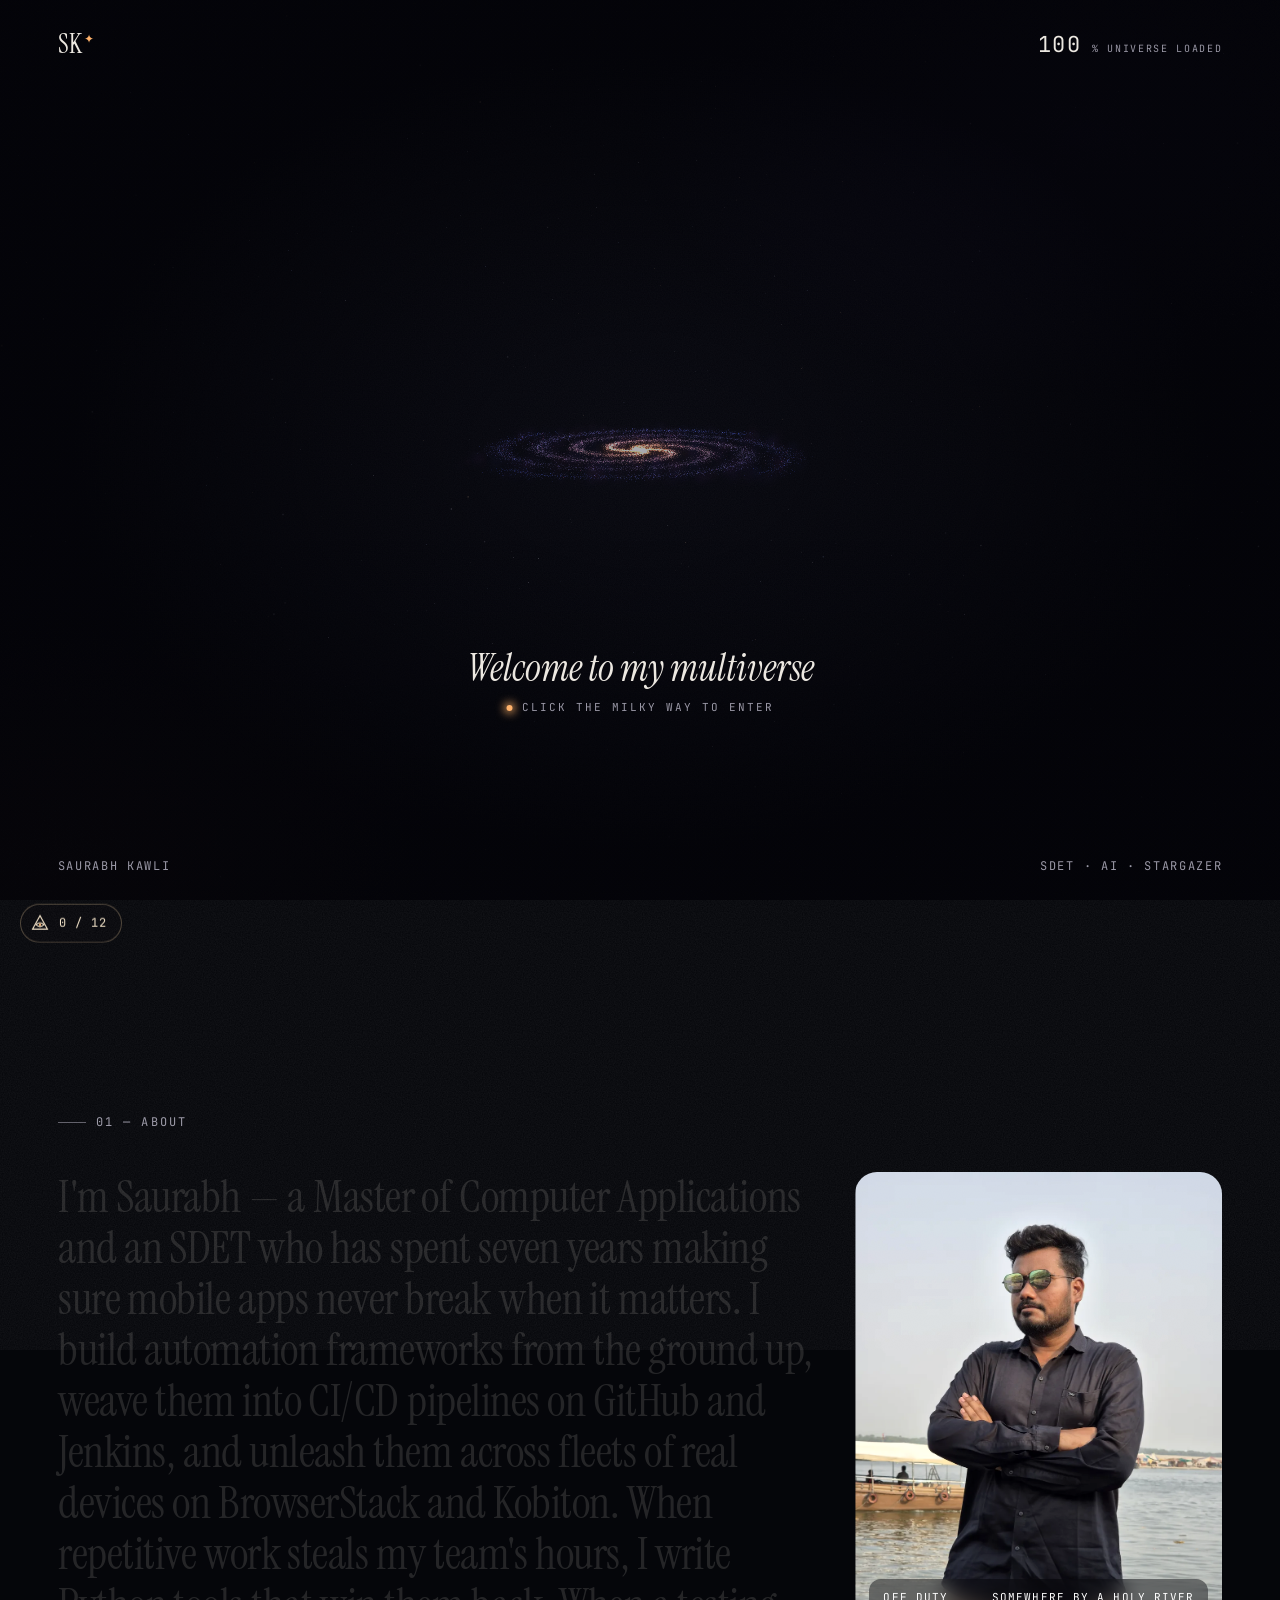
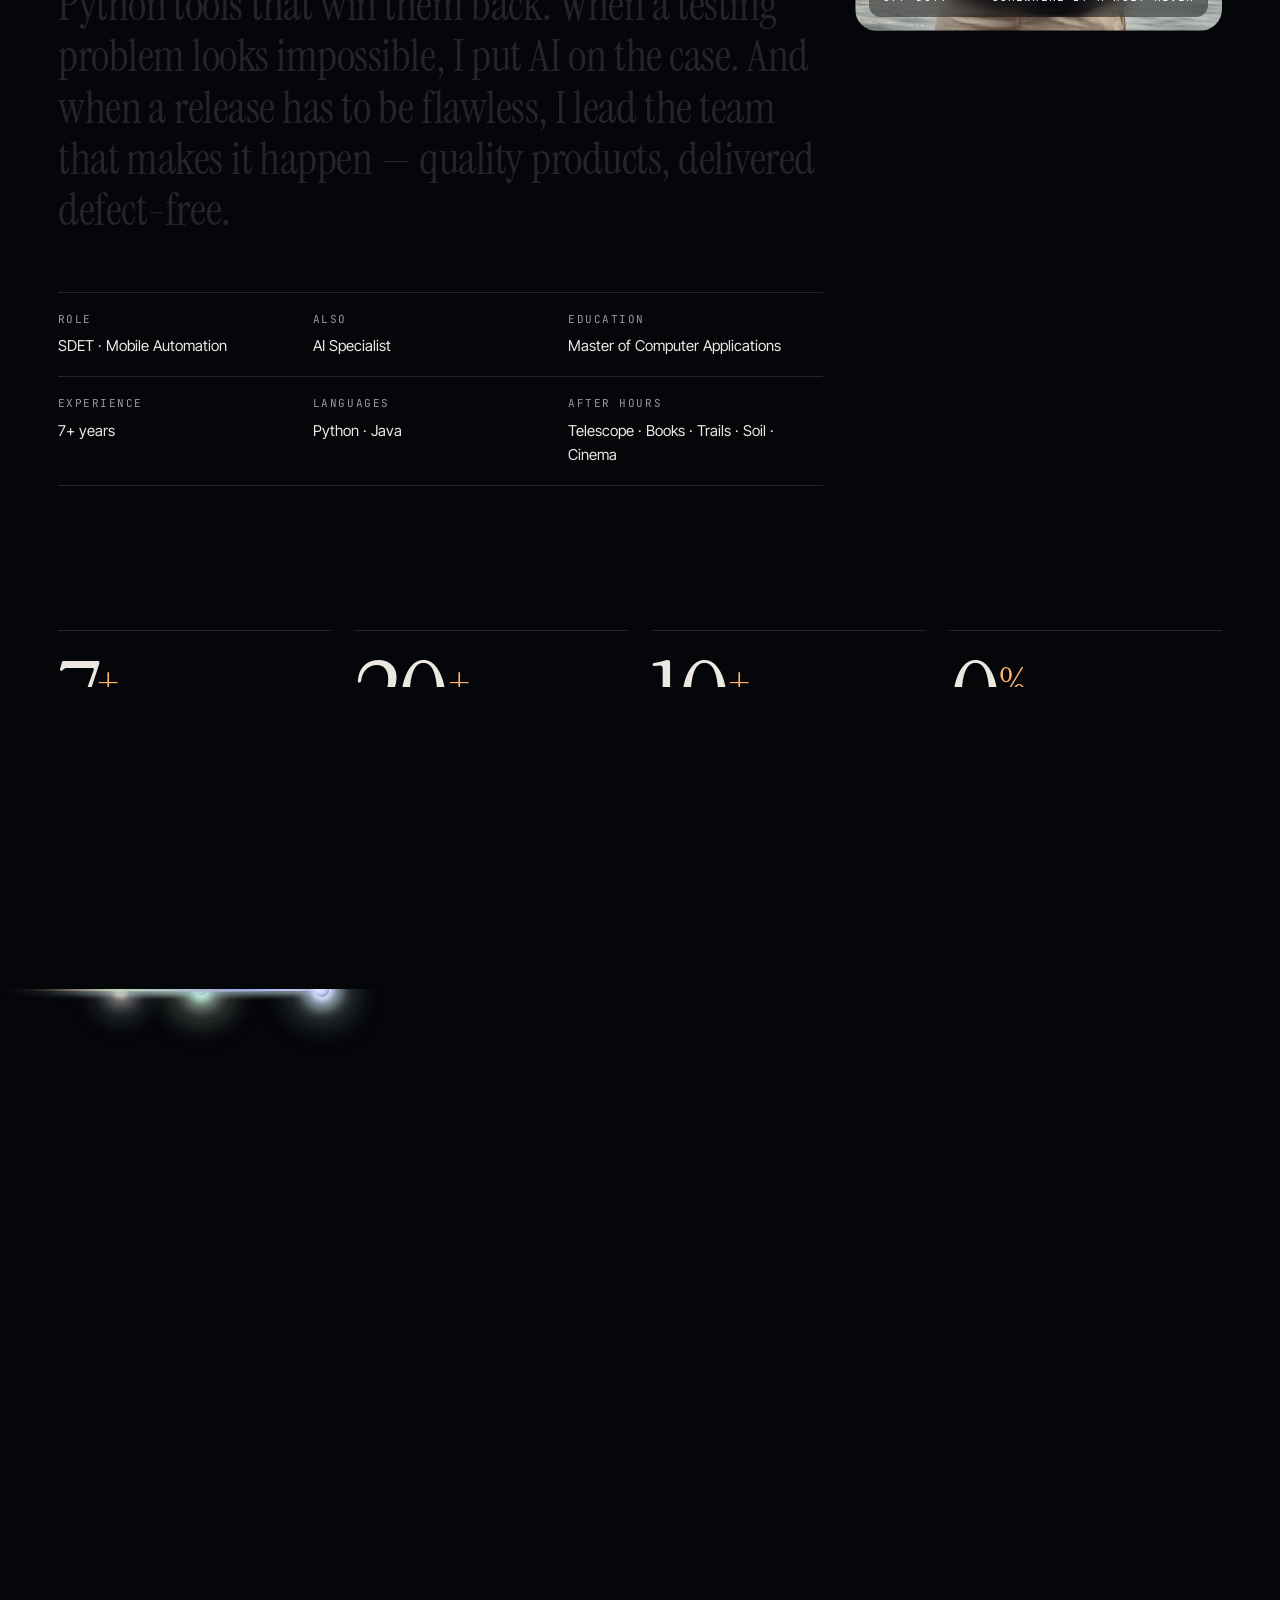
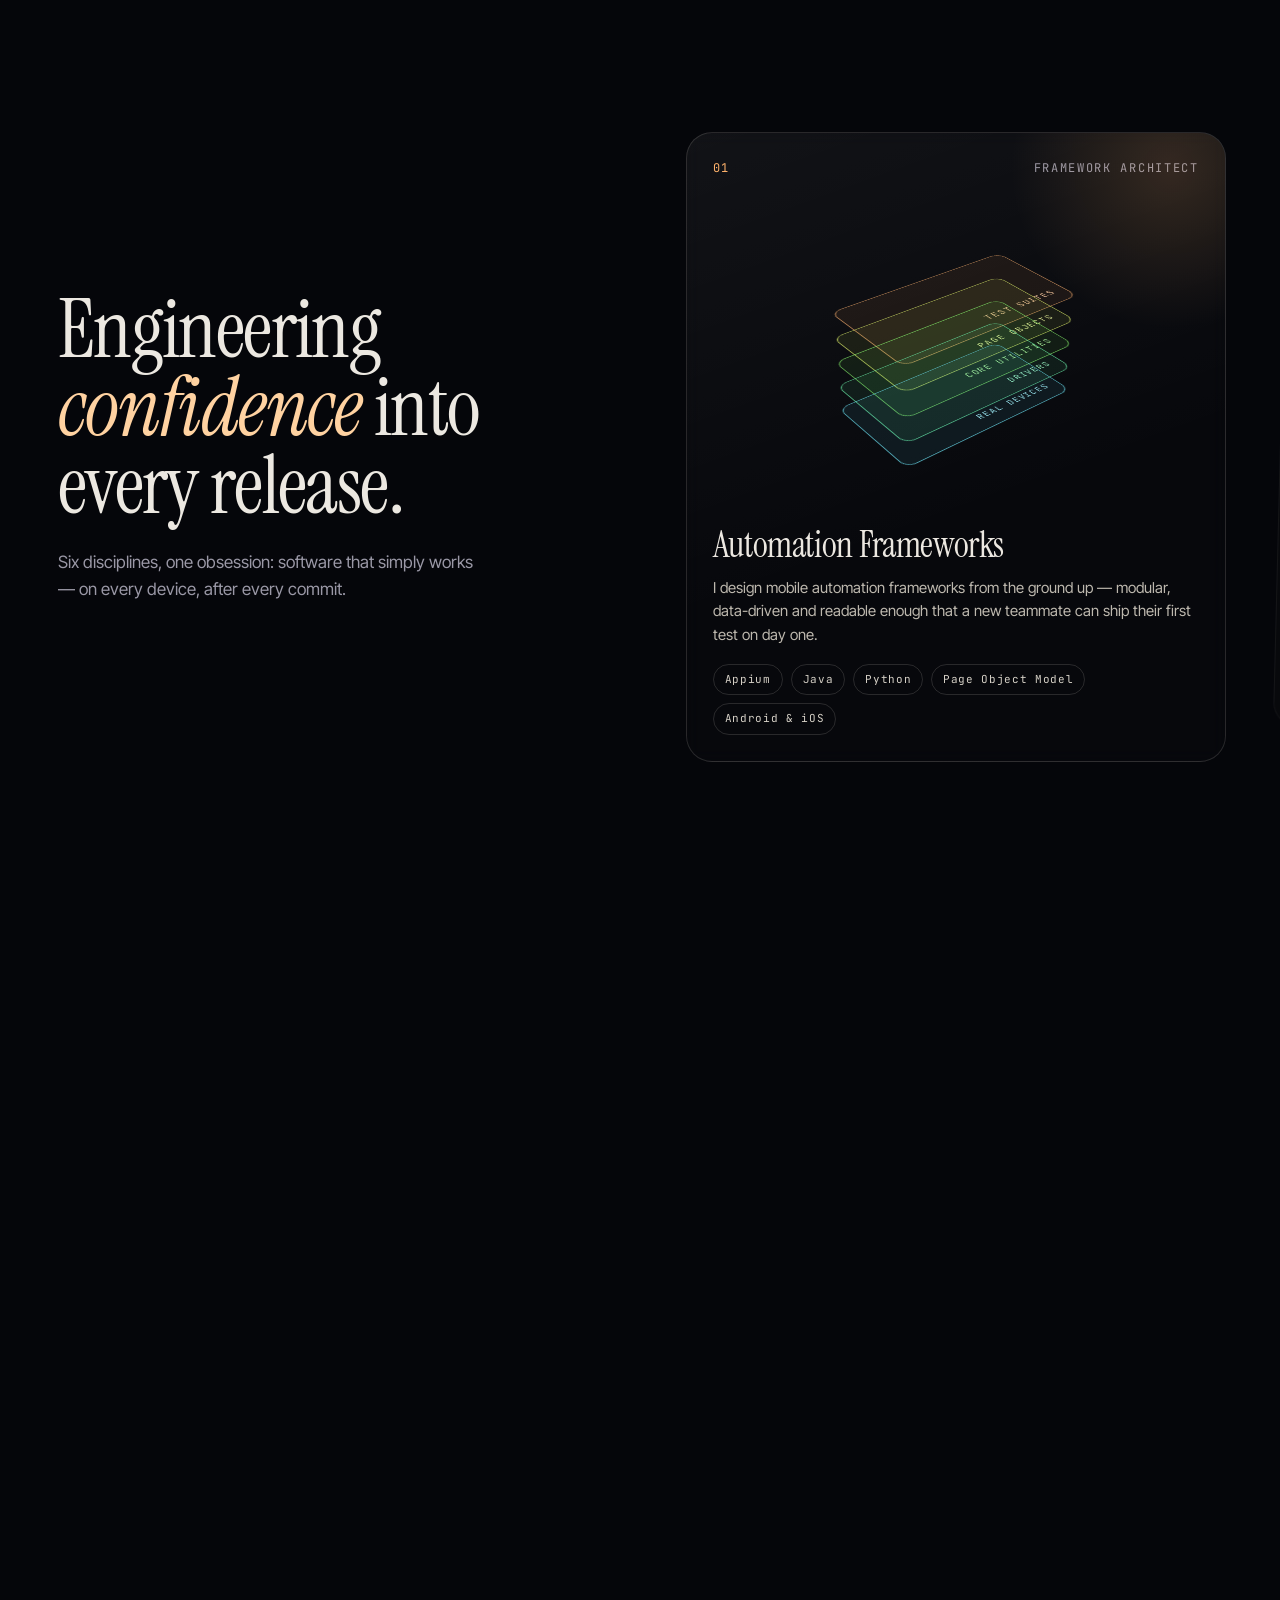
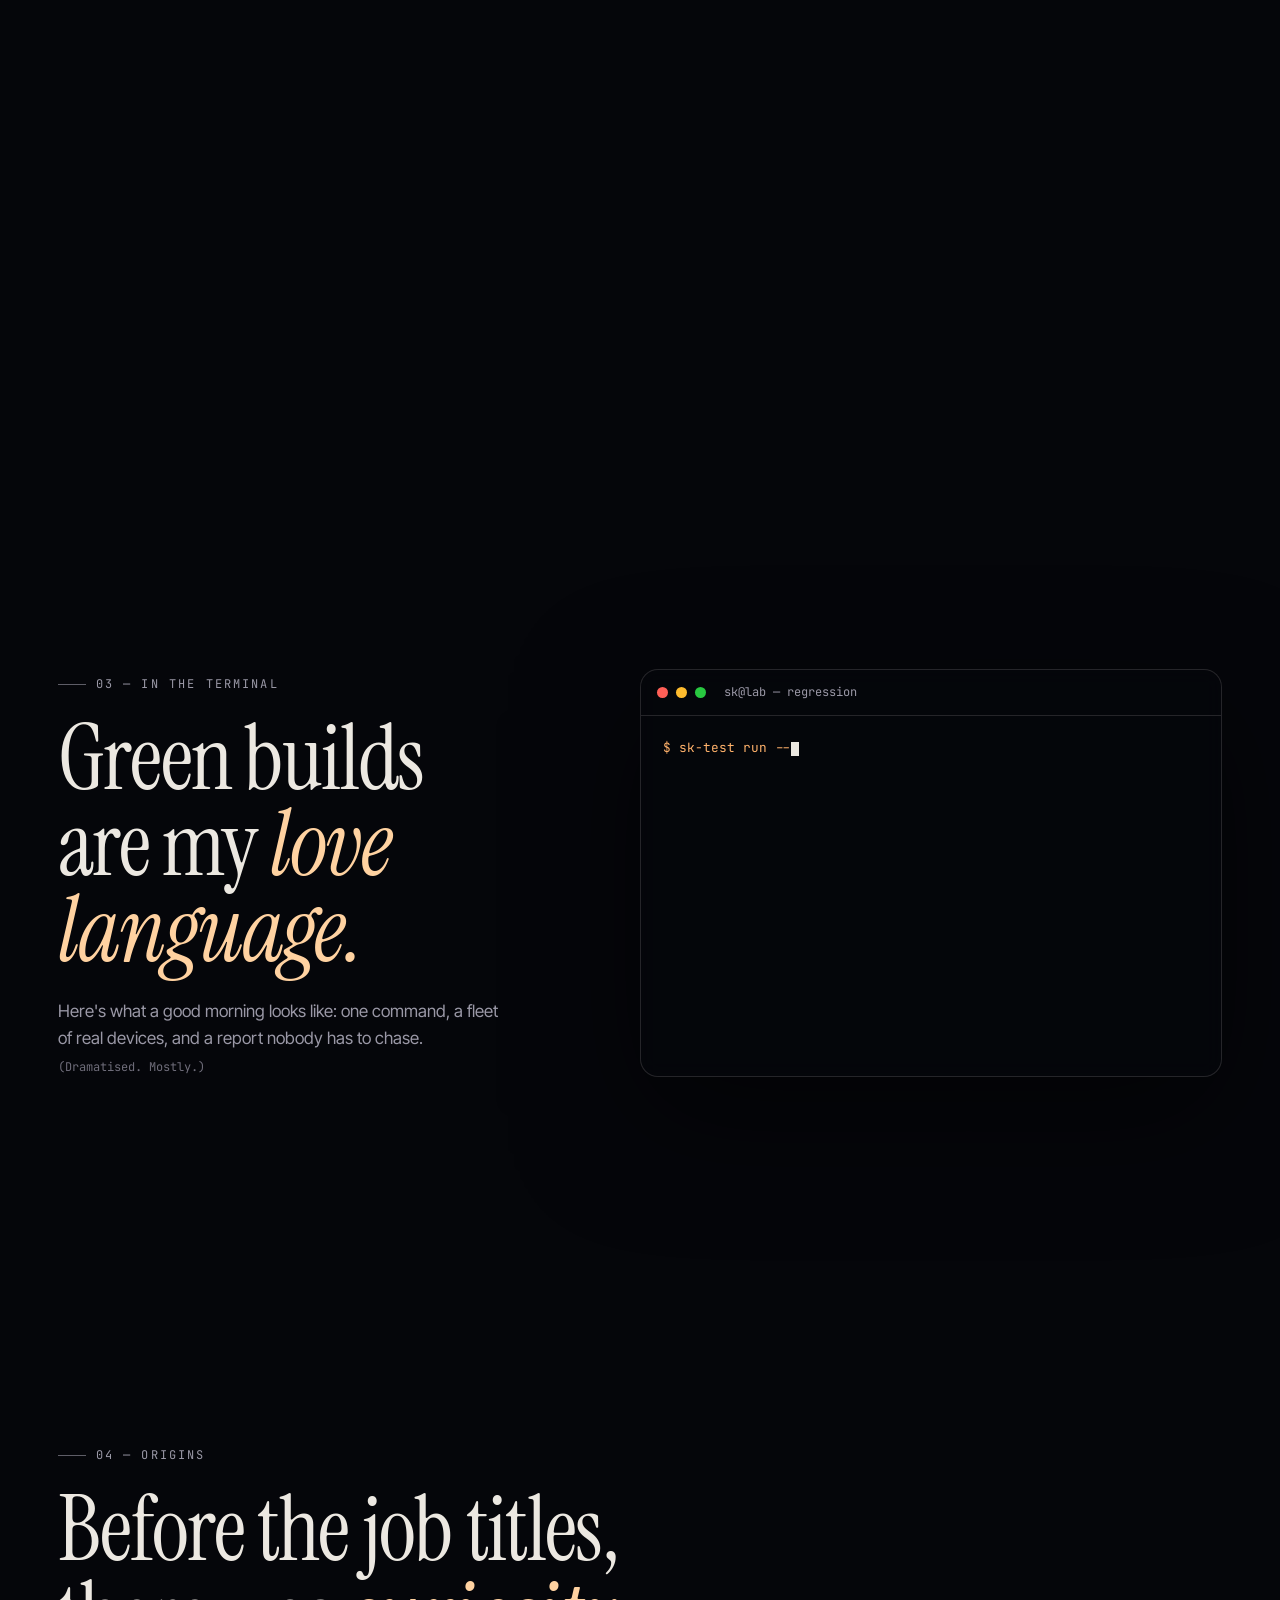
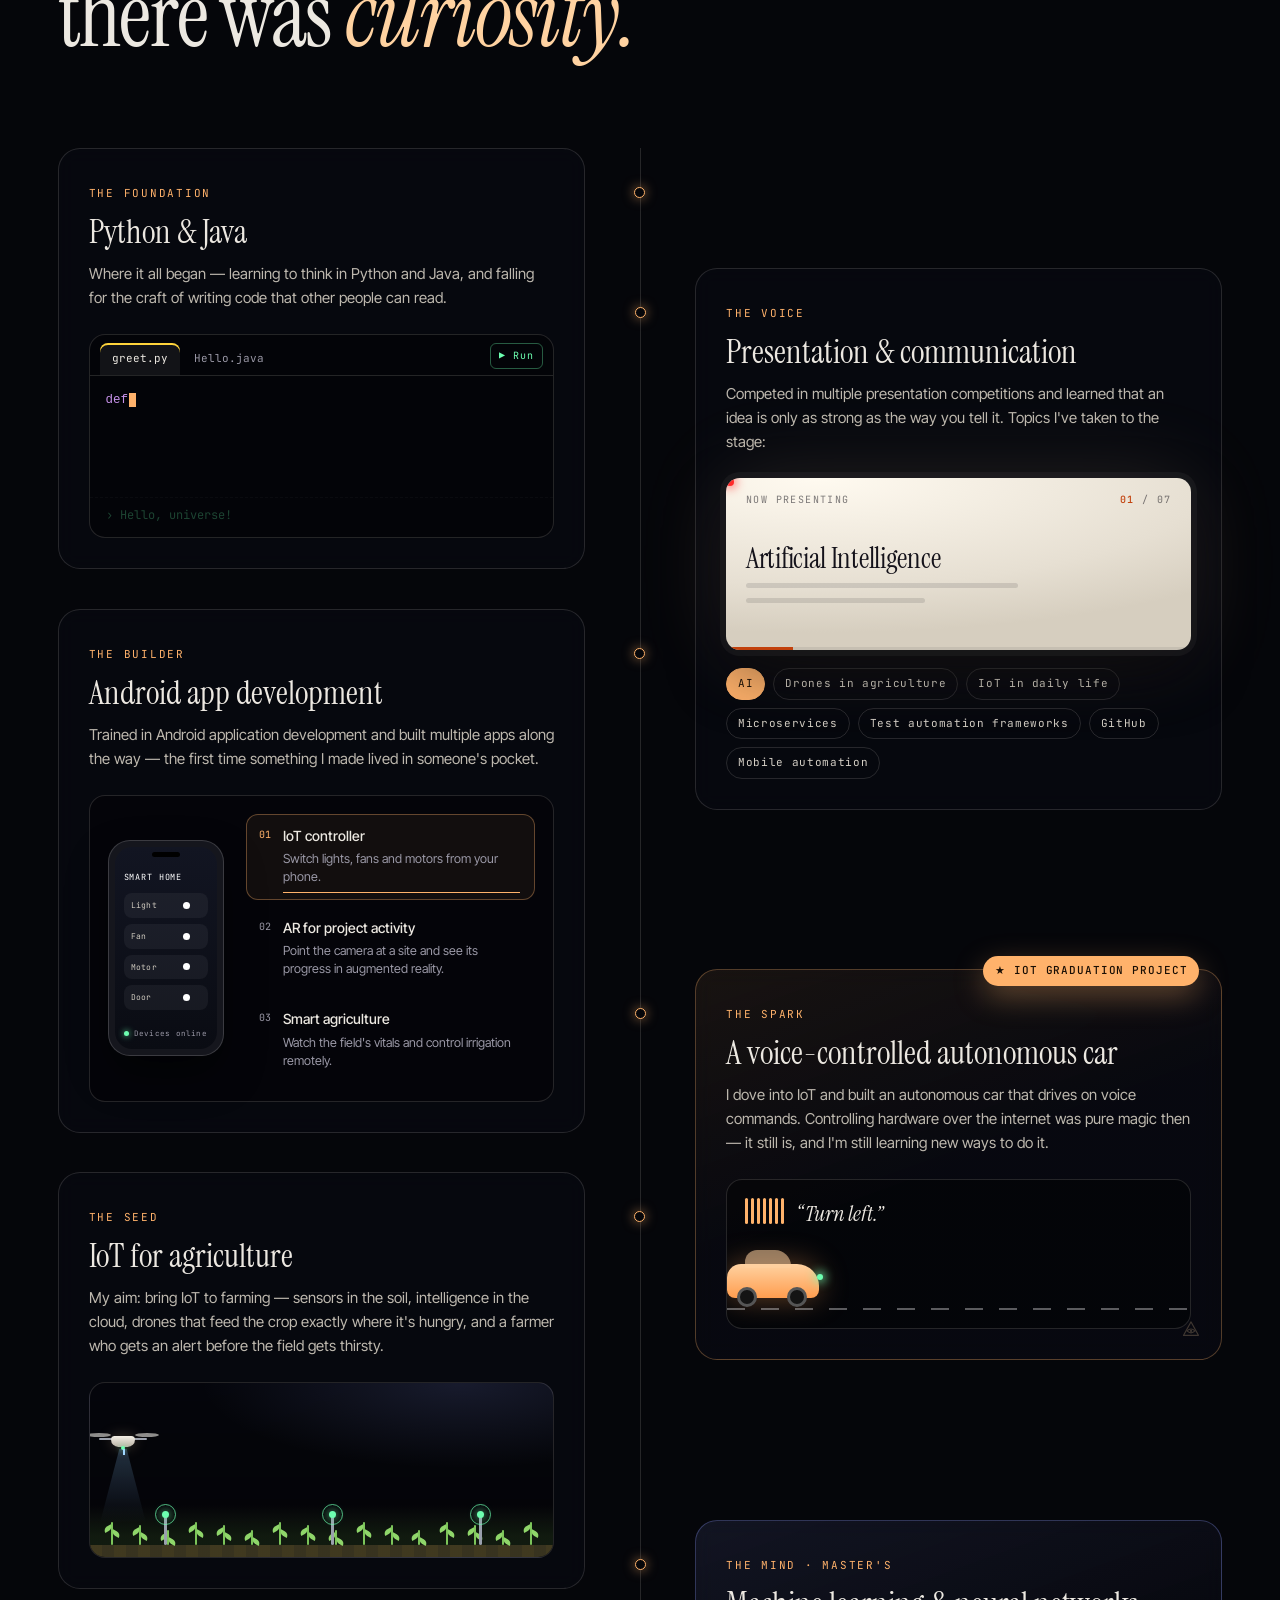
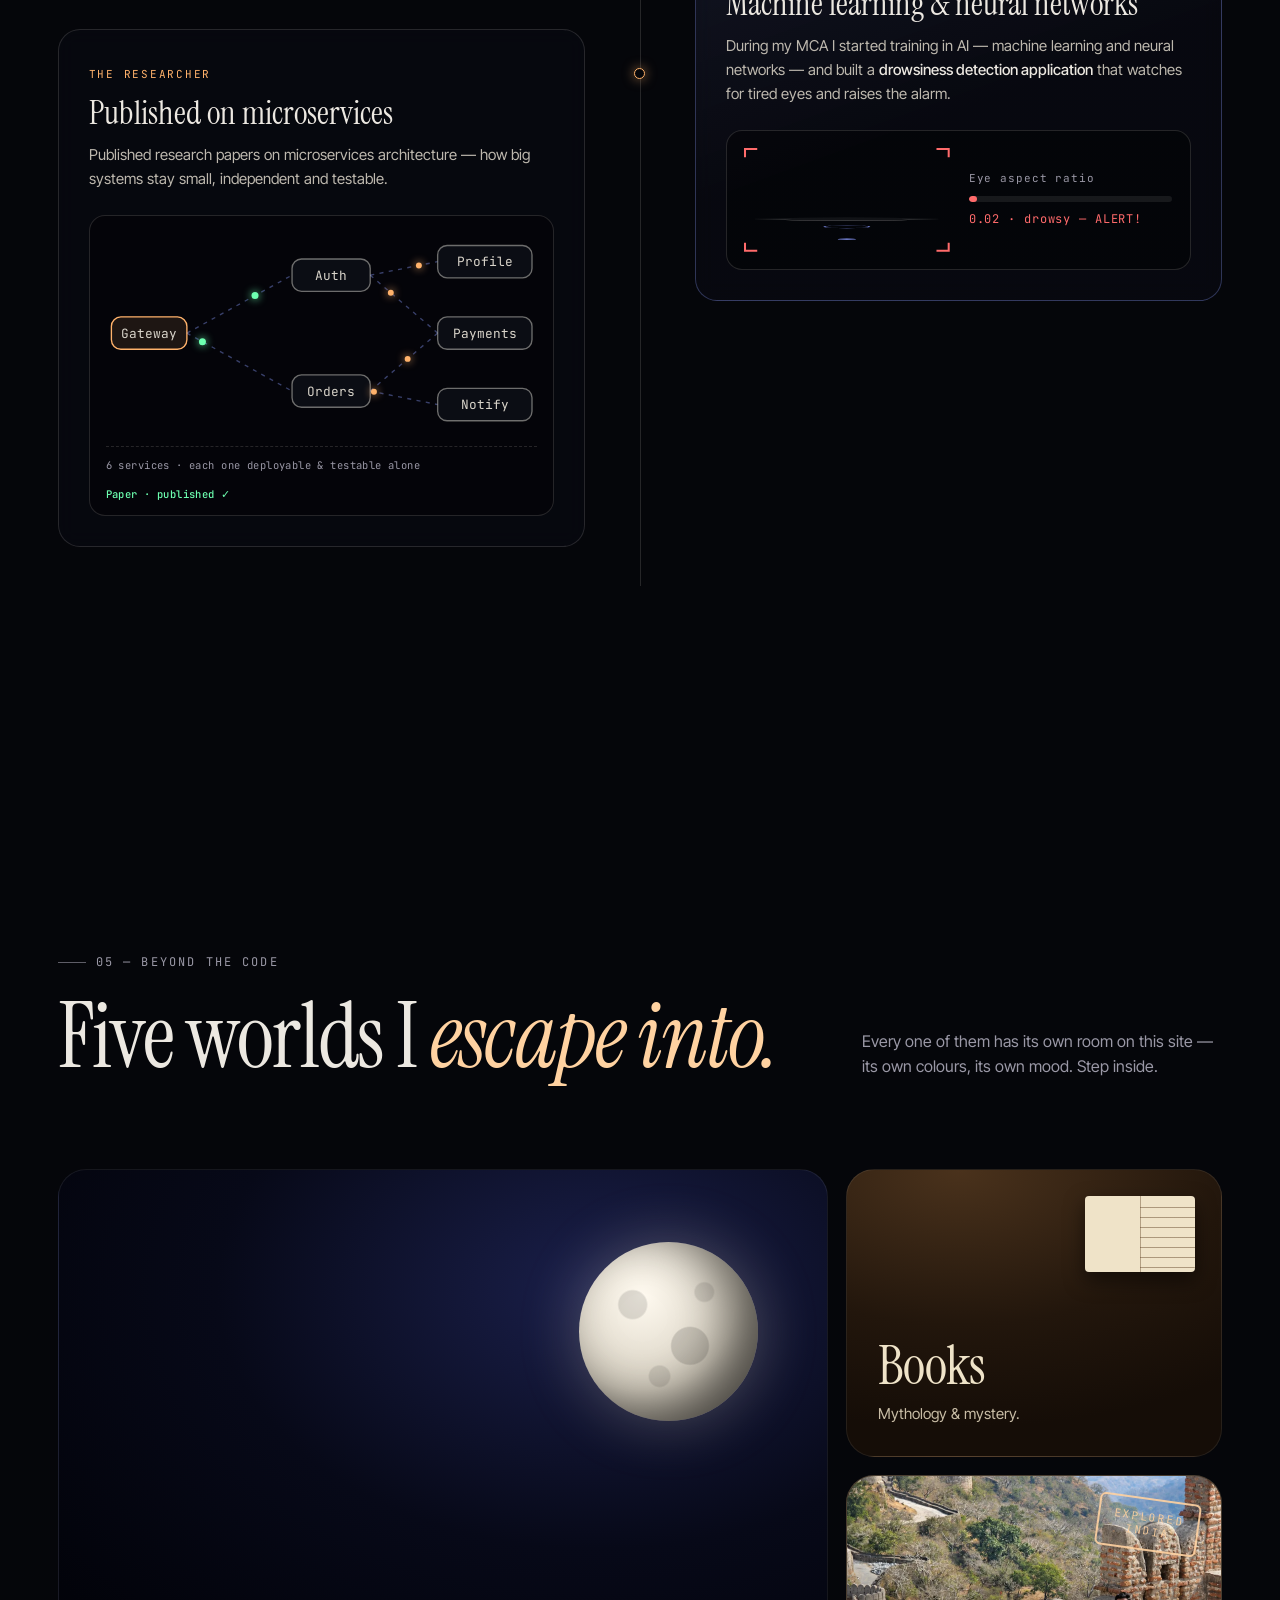
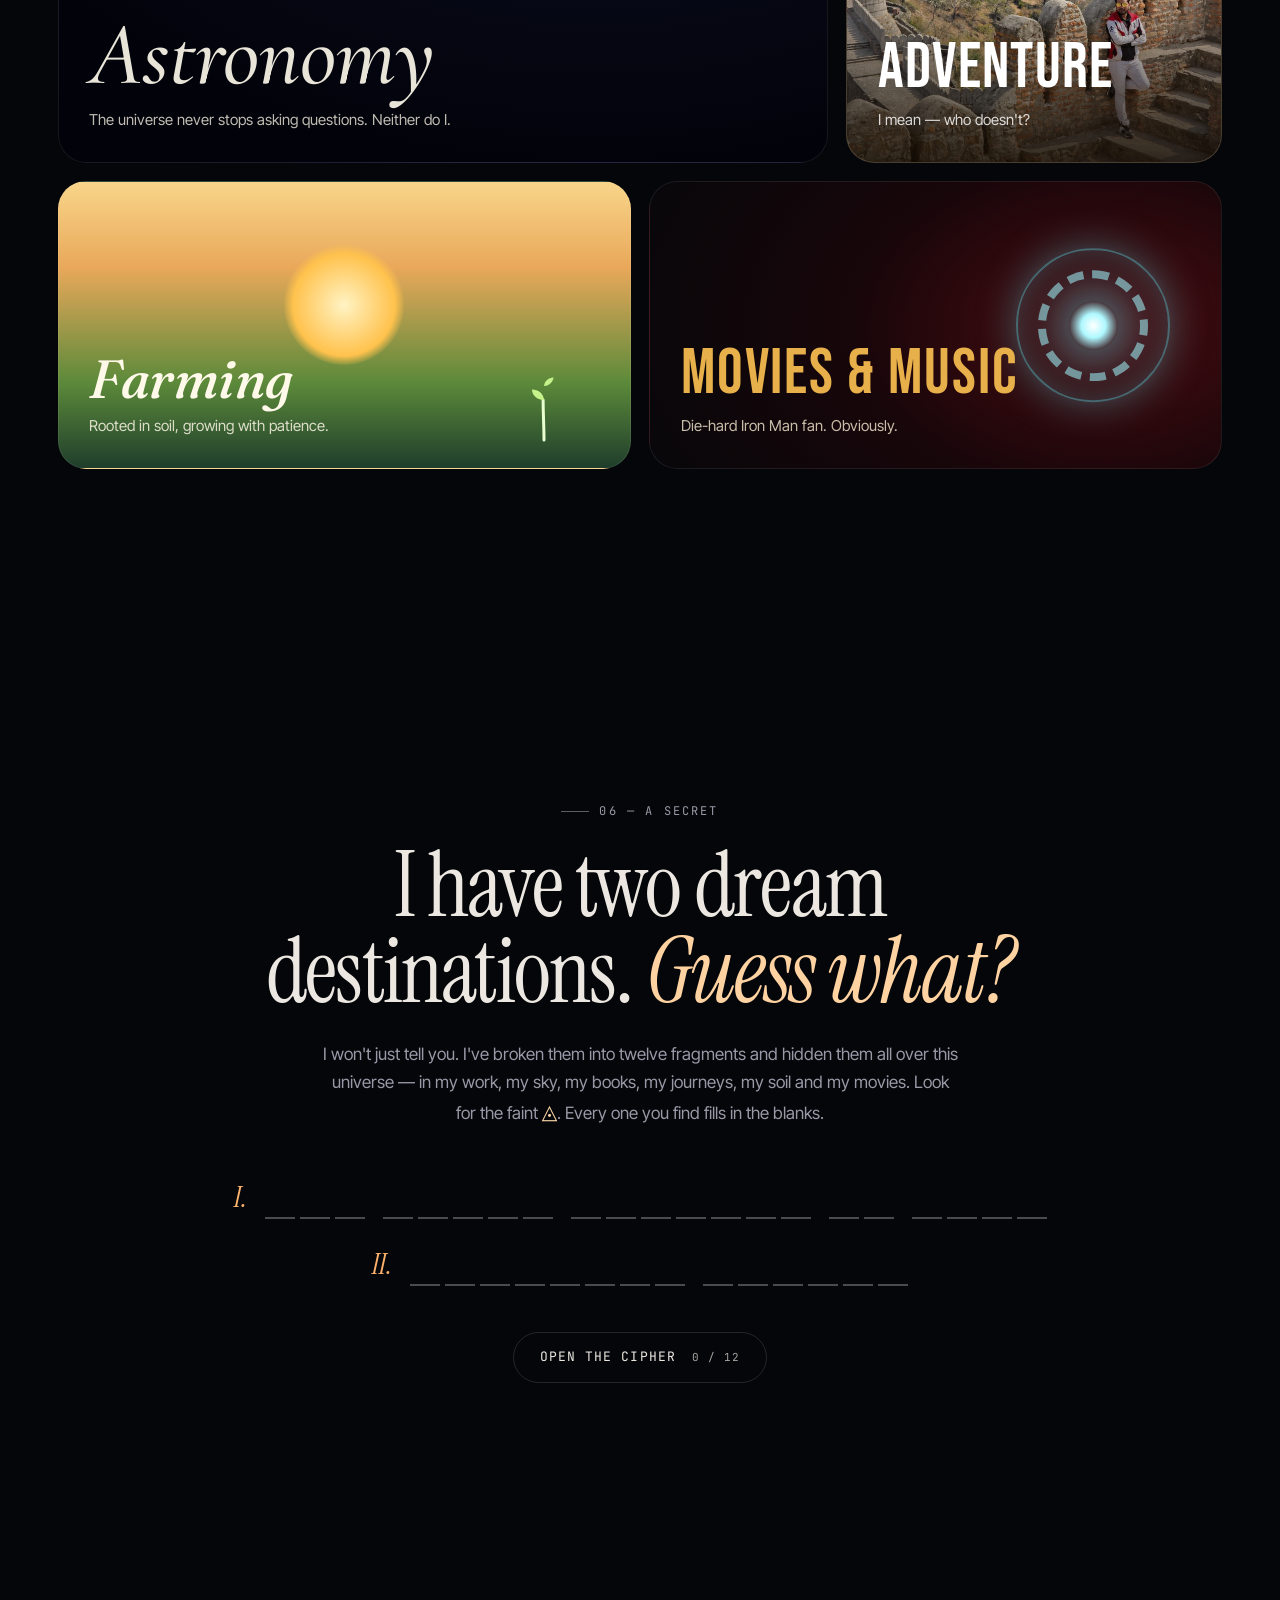
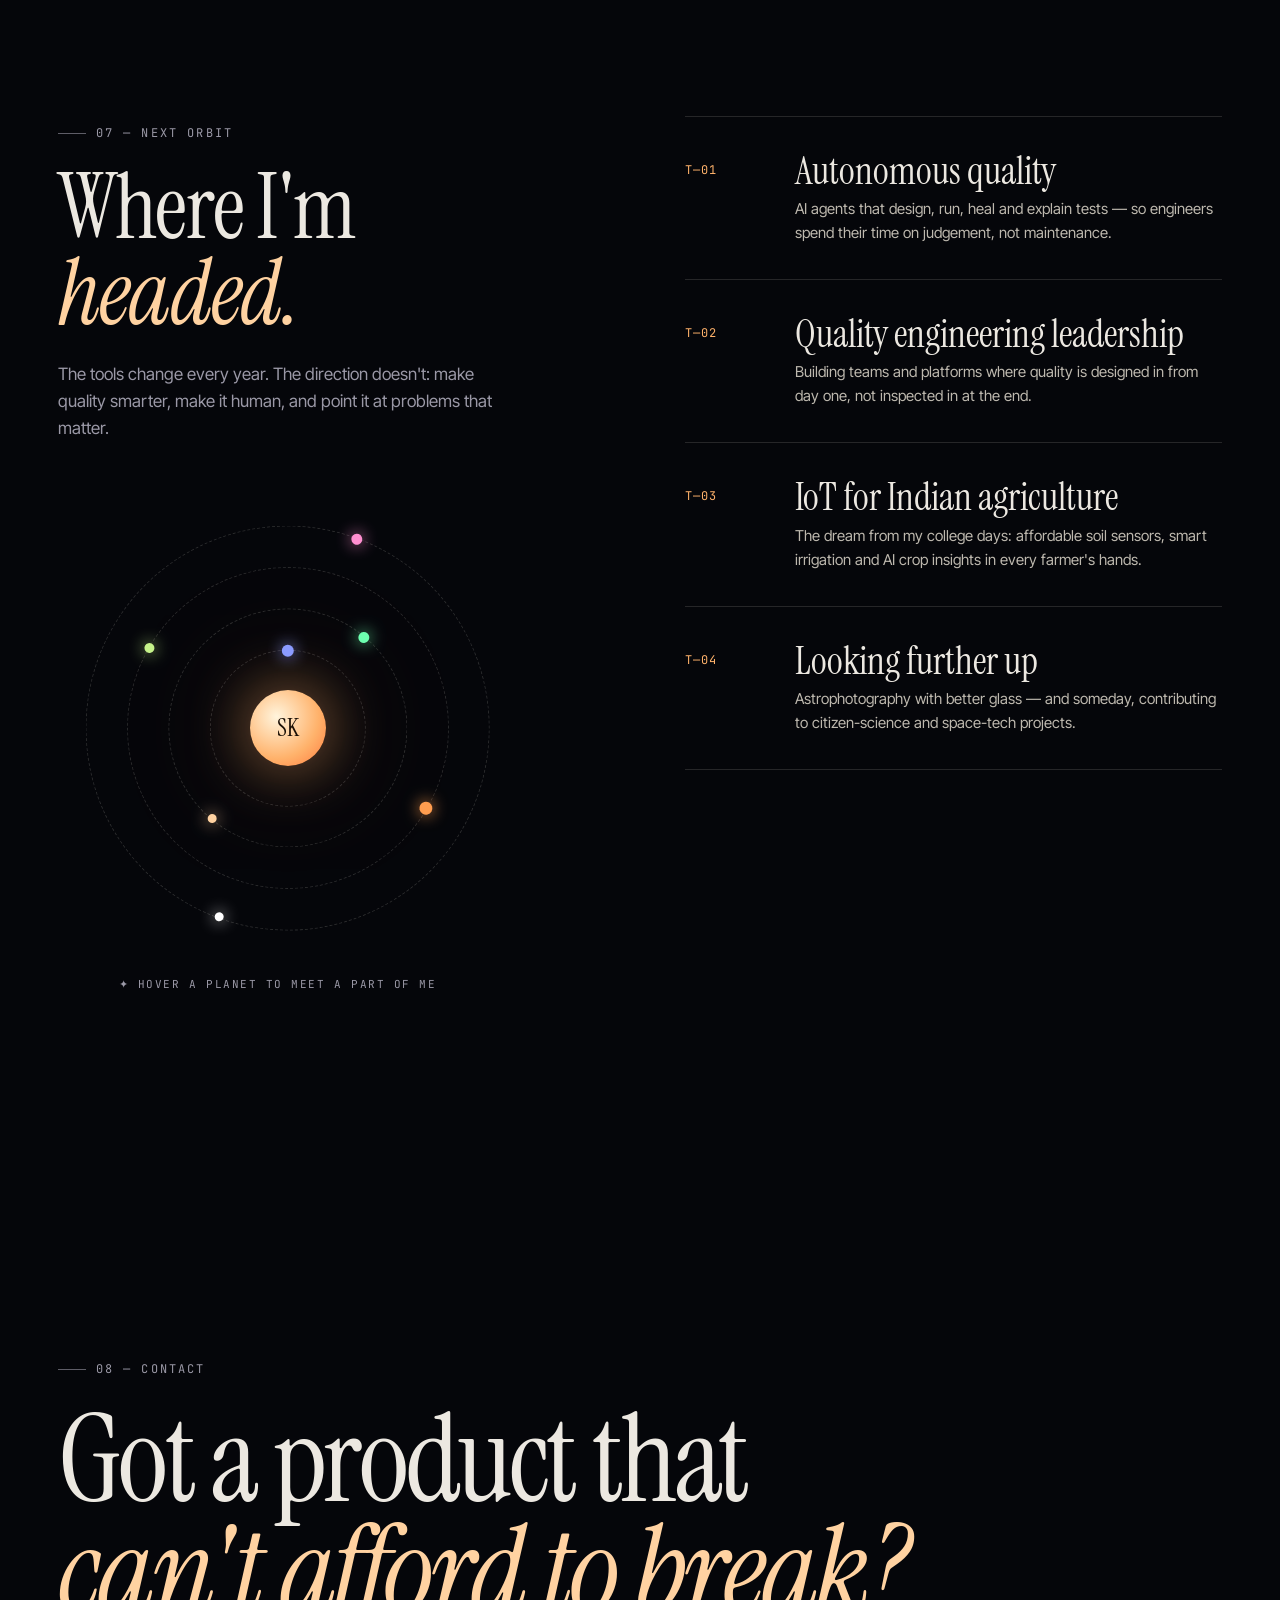
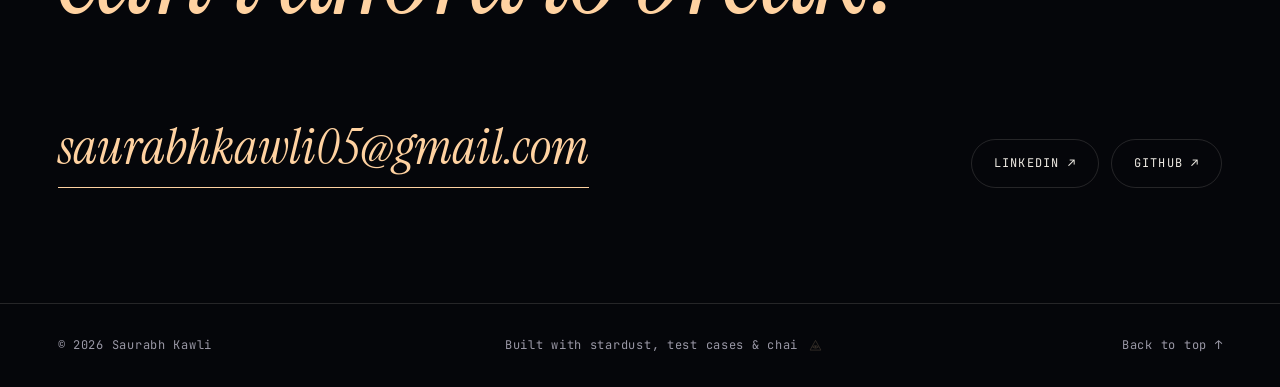
<file: index.html>
<!doctype html>
<html lang="en">
<head>
  <meta charset="utf-8" />
  <meta name="viewport" content="width=device-width, initial-scale=1" />
  <title>Saurabh Kawli — SDET · Mobile Automation &amp; AI Specialist</title>
  <meta name="description" content="Saurabh Kawli — SDET and Mobile Automation engineer with 7+ years building automation frameworks, CI/CD pipelines and AI-powered testing. Stargazer, reader, traveller, farmer at heart." />
  <meta name="theme-color" content="#05060a" />
  <meta property="og:type" content="website" />
  <meta property="og:title" content="Saurabh Kawli — SDET · Mobile Automation & AI" />
  <meta property="og:description" content="Seven years of making mobile apps unbreakable. Step into my universe." />
  <meta property="og:image" content="assets/img/og-cover.jpg" />
  <meta name="twitter:card" content="summary_large_image" />
  <link rel="icon" href="assets/img/favicon.svg" type="image/svg+xml" />
  <link rel="preconnect" href="https://fonts.googleapis.com" />
  <link rel="preconnect" href="https://fonts.gstatic.com" crossorigin />
  <link href="https://fonts.googleapis.com/css2?family=Instrument+Serif:ital@0;1&family=Inter+Tight:wght@300;400;500;600&family=JetBrains+Mono:wght@400;500&display=swap" rel="stylesheet" />
  <link href="https://fonts.googleapis.com/css2?family=Bebas+Neue&family=Cormorant+Garamond:ital,wght@1,500&family=Fraunces:ital,wght@1,500&family=IM+Fell+English&display=swap&text=ABCDEFGHIJKLMNOPQRSTUVWXYZabcdefghijklmnopqrstuvwxyz%26" rel="stylesheet" />
  <link rel="stylesheet" href="assets/css/core.css" />
  <link rel="stylesheet" href="assets/css/home.css" />
  <script>
    document.documentElement.classList.add("js");
    try { var p = JSON.parse(sessionStorage.getItem("sk-pt")); if (p) { var d = document.documentElement; d.classList.add("pt-enter"); d.style.setProperty("--pt-color", p.color || "#0b0d14"); d.style.setProperty("--pt-ink", p.ink || "#ece8e1"); } } catch (e) {}
  </script>
</head>
<body class="page-home">
  <a class="skip-link" href="#main">Skip to content</a>
  <canvas class="galaxy" id="galaxy" aria-hidden="true"></canvas>
  <div class="nebula" aria-hidden="true"></div>
  <div class="grain" aria-hidden="true"></div>

  <!-- ============ Intro gate ============ -->
  <div class="intro" id="intro">
    <div class="intro__top">
      <span class="intro__brand">SK<sup>✦</sup></span>
      <span class="intro__count" aria-hidden="true"><span data-intro-count>000</span><small>% universe loaded</small></span>
    </div>
    <button class="intro__enter" type="button" data-cursor="Enter" aria-label="Enter Saurabh Kawli's multiverse">
      <span class="intro__hint" aria-hidden="true">
        <span class="intro__hint-main">Welcome to my multiverse</span>
        <span class="intro__hint-sub"><i></i>Click the Milky Way to enter</span>
      </span>
    </button>
    <div class="intro__bottom">
      <span>Saurabh Kawli</span>
      <span>SDET · AI · Stargazer</span>
    </div>
    <div class="intro__flash" aria-hidden="true"></div>
  </div>

  <!-- ============ Navigation ============ -->
  <header class="nav" id="nav">
    <a class="nav__logo" href="#top" aria-label="Back to top">SK<sup>✦</sup></a>
    <nav class="nav__links" aria-label="Primary">
      <a href="#about">About</a>
      <a href="#work">Work</a>
      <a href="#origins">Origins</a>
      <a href="#beyond">Beyond</a>
      <a href="#next">Next</a>
    </nav>
    <div class="nav__right">
      <span class="nav__clock" aria-label="Local time in India"><i></i><span data-clock>--:--</span> IST</span>
      <a class="nav__cta" href="#contact" data-magnetic="0.25">Say hello</a>
      <button class="nav__burger" aria-label="Open menu" aria-expanded="false" aria-controls="menu"><span></span><span></span></button>
    </div>
  </header>
  <div class="menu" id="menu" aria-hidden="true">
    <nav aria-label="Mobile">
      <a href="#about">About</a>
      <a href="#work">Work</a>
      <a href="#origins">Origins</a>
      <a href="#beyond">Beyond</a>
      <a href="#next">Next</a>
      <a href="#contact">Contact</a>
    </nav>
  </div>

  <main id="main">
    <!-- ============ Hero ============ -->
    <section class="hero" id="top">
      <div class="hero__top wrap">
        <span class="eyebrow">Portfolio · Vol. 07</span>
        <span class="hero__status"><i></i>Currently testing the future</span>
      </div>

      <h1 class="hero__title" aria-label="Saurabh Kawli">
        <span class="hero__line"><span class="hero__word" data-hero-chars>Saurabh</span></span>
        <span class="hero__line hero__line--2"><em class="hero__word" data-hero-chars>Kawli</em></span>
      </h1>

      <div class="hero__bottom wrap">
        <div class="hero__intro" data-hero-fade>
          <p class="hero__role">SDET — Mobile Automation <span>&amp;</span> AI Specialist</p>
          <p class="hero__lede">Seven years of making mobile apps unbreakable. Now I'm teaching machines to test with me.</p>
        </div>
        <p class="hero__rotator" data-hero-fade>
          <span class="hero__rotator-label">Lately, I've been</span>
          <span class="rotator" aria-live="off">
            <span>building automation frameworks</span>
            <span>wiring CI/CD on GitHub &amp; Jenkins</span>
            <span>running suites on real-device clouds</span>
            <span>teaching AI to hunt bugs</span>
            <span>leading teams to defect-free releases</span>
            <span>staring at the moon, again</span>
          </span>
        </p>
        <div class="hero__coords" data-hero-fade>
          <span>M42 · Orion Nebula</span>
          <span>RA 05h 35m 17s</span>
          <span>DEC −05° 23′ 28″</span>
          <button class="sigil" data-fragment="home-hero"></button>
        </div>
        <a class="hero__scroll" href="#about" data-hero-fade aria-label="Scroll to About"><span>Scroll to explore</span><i></i></a>
      </div>
    </section>

    <!-- ============ About ============ -->
    <section class="about" id="about">
      <div class="wrap about__grid">
        <div class="about__label"><span class="eyebrow">01 — About</span></div>
        <p class="about__manifesto" data-scrub-words>
          I'm Saurabh — a Master of Computer Applications and an SDET who has spent seven years making sure mobile apps never break when it matters. I build automation frameworks from the ground up, weave them into CI/CD pipelines on GitHub and Jenkins, and unleash them across fleets of real devices on BrowserStack and Kobiton. When repetitive work steals my team's hours, I write Python tools that win them back. When a testing problem looks impossible, I put AI on the case. And when a release has to be flawless, I lead the team that makes it happen — quality products, delivered defect-free.
        </p>
        <figure class="about__portrait" data-reveal="clip">
          <img src="assets/img/portrait.webp" width="900" height="1125" alt="Saurabh Kawli standing by a river with arms crossed, wearing sunglasses" loading="lazy" />
          <figcaption><span>Off duty</span><span>Somewhere by a holy river</span></figcaption>
        </figure>
        <dl class="about__facts" data-reveal="stagger">
          <div><dt>Role</dt><dd>SDET · Mobile Automation</dd></div>
          <div><dt>Also</dt><dd>AI Specialist</dd></div>
          <div><dt>Education</dt><dd>Master of Computer Applications</dd></div>
          <div><dt>Experience</dt><dd>7+ years</dd></div>
          <div><dt>Languages</dt><dd>Python · Java</dd></div>
          <div><dt>After hours</dt><dd>Telescope · Books · Trails · Soil · Cinema</dd></div>
        </dl>
      </div>

      <div class="stats wrap" data-reveal="stagger">
        <div class="stat"><span class="stat__num"><span data-count="7">7</span><sup>+</sup></span><span class="stat__label">Years in quality engineering</span></div>
        <div class="stat"><span class="stat__num"><span data-count="20">20</span><sup>+</sup></span><span class="stat__label">Python utilities &amp; tools created</span></div>
        <div class="stat"><span class="stat__num"><span data-count="10">10</span><sup>+</sup></span><span class="stat__label">Testing frameworks developed</span></div>
        <div class="stat"><span class="stat__num"><span data-count="0" data-from="100">0</span><sup>%</sup></span><span class="stat__label">Tolerance for flaky tests</span></div>
      </div>
    </section>

    <!-- Skills marquee: replaced by the comet shower below. To restore it, uncomment this block and delete the .comets section.
    <div class="marquee" aria-hidden="true">
      <div class="marquee__track">
        <span>Appium</span><i>✦</i><span>Python</span><i>✦</i><span>Java</span><i>✦</i><span>GitHub Actions</span><i>✦</i><span>Jenkins</span><i>✦</i><span>BrowserStack</span><i>✦</i><span>Kobiton</span><i>✦</i><span>Android</span><i>✦</i><span>iOS</span><i>✦</i><span>AI Testing</span><i>✦</i><span>Machine Learning</span><i>✦</i><span>IoT</span><i>✦</i>
      </div>
    </div>
    -->

    <!-- ============ Skills: comet shower ============ -->
    <section class="comets" aria-label="Skills">
      <div class="comets__head wrap">
        <span class="eyebrow">Skills in flight</span>
      </div>
      <ul class="comets__list">
        <li>Mobile Automation</li><li>Appium</li><li>Python</li><li>Java</li><li>GitHub Actions</li><li>Jenkins</li><li>CI/CD</li><li>BrowserStack</li><li>Kobiton</li><li>Android</li><li>iOS</li><li>AI Testing</li><li>Machine Learning</li><li>Neural Networks</li><li>Test Frameworks</li><li>Microservices</li><li>IoT</li><li>Team Leadership</li>
      </ul>
      <div class="comets__sky" aria-hidden="true"></div>
    </section>

    <!-- ============ Work (horizontal) ============ -->
    <section class="work" id="work">
      <div class="work__pin">
        <div class="work__head wrap">
          <span class="eyebrow">02 — What I do</span>
          <span class="work__progress" aria-hidden="true"><span></span></span>
          <span class="work__hint">Scroll →</span>
        </div>
        <div class="work__track">
          <article class="work__intro">
            <h2 class="work__title" data-reveal="words">Engineering <em>confidence</em> into every release.</h2>
            <p>Six disciplines, one obsession: software that simply works — on every device, after every commit.</p>
          </article>

          <article class="panel">
            <div class="panel__top"><span class="panel__n">01</span><span class="panel__role">Framework architect</span></div>
            <div class="panel__visual viz-layers" aria-hidden="true">
              <span style="--i:0">Test suites</span><span style="--i:1">Page objects</span><span style="--i:2">Core utilities</span><span style="--i:3">Drivers</span><span style="--i:4">Real devices</span>
            </div>
            <div class="panel__body">
              <h3>Automation Frameworks</h3>
              <p>I design mobile automation frameworks from the ground up — modular, data-driven and readable enough that a new teammate can ship their first test on day one.</p>
              <ul class="tags"><li>Appium</li><li>Java</li><li>Python</li><li>Page Object Model</li><li>Android &amp; iOS</li></ul>
            </div>
          </article>

          <article class="panel">
            <div class="panel__top"><span class="panel__n">02</span><span class="panel__role">Pipeline engineer</span></div>
            <div class="panel__visual viz-pipe" aria-hidden="true">
              <div class="viz-pipe__line"><i></i></div>
              <span>Commit</span><span>Build</span><span>Test</span><span>Report</span><span>Release</span>
            </div>
            <div class="panel__body">
              <h3>CI/CD Pipelines</h3>
              <p>Tests only matter when they run. I build pipelines on GitHub Actions and Jenkins that test every commit, publish every report and stop bad builds before they travel.</p>
              <ul class="tags"><li>GitHub Actions</li><li>Jenkins</li><li>Parallel runs</li><li>Reports</li></ul>
            </div>
          </article>

          <article class="panel">
            <div class="panel__top"><span class="panel__n">03</span><span class="panel__role">Device-cloud wrangler</span></div>
            <div class="panel__visual viz-devices" aria-hidden="true">
              <i></i><i></i><i></i><i></i><i></i><i></i><i></i><i></i><i></i><i></i><i></i><i></i>
            </div>
            <div class="panel__body">
              <h3>Real-Device Clouds</h3>
              <p>BrowserStack and Kobiton turn a cupboard of test phones into a fleet of real devices on demand. I run suites in parallel across OS versions and screen sizes — efficiently, so every cloud minute counts.</p>
              <ul class="tags"><li>BrowserStack</li><li>Kobiton</li><li>Parallel execution</li><li>OS matrix</li></ul>
            </div>
          </article>

          <article class="panel">
            <div class="panel__top"><span class="panel__n">04</span><span class="panel__role">Toolsmith</span></div>
            <div class="panel__visual viz-code" aria-hidden="true">
<pre><b>def</b> <u>automate_the_boring</u>(team):
    <i># if it's repeated, it's a script</i>
    <b>for</b> chore <b>in</b> team.daily_chores:
        tool = build_utility(chore)
        team.hours_saved += tool.run()
    <b>return</b> <s>"more time for real testing"</s></pre>
            </div>
            <div class="panel__body">
              <h3>Python Utilities &amp; Tools</h3>
              <p>Manual chores are bugs in the process. I've trained extensively in Python and build utilities that take repetitive daily work off my team's plate.</p>
              <ul class="tags"><li>Python</li><li>Automation scripts</li><li>Internal tools</li></ul>
            </div>
          </article>

          <article class="panel">
            <div class="panel__top"><span class="panel__n">05</span><span class="panel__role">AI specialist</span></div>
            <div class="panel__visual viz-ai" aria-hidden="true">
              <svg viewBox="0 0 320 200">
                <g class="viz-ai__links">
                  <path d="M40 40 L160 30 M40 40 L160 100 M40 40 L160 170 M40 100 L160 30 M40 100 L160 100 M40 100 L160 170 M40 160 L160 30 M40 160 L160 100 M40 160 L160 170 M160 30 L280 70 M160 100 L280 70 M160 170 L280 70 M160 30 L280 140 M160 100 L280 140 M160 170 L280 140" />
                </g>
                <g class="viz-ai__nodes">
                  <circle cx="40" cy="40" r="7" /><circle cx="40" cy="100" r="7" /><circle cx="40" cy="160" r="7" />
                  <circle cx="160" cy="30" r="7" /><circle cx="160" cy="100" r="7" /><circle cx="160" cy="170" r="7" />
                  <circle cx="280" cy="70" r="9" /><circle cx="280" cy="140" r="9" />
                </g>
              </svg>
            </div>
            <div class="panel__body">
              <h3>AI-Powered Testing</h3>
              <p>I create and use AI automation across testing use cases — from turning requirements into test ideas to triaging failures faster than a human can scroll a log.</p>
              <ul class="tags"><li>LLMs</li><li>Machine learning</li><li>Test generation</li><li>Failure triage</li></ul>
            </div>
          </article>

          <article class="panel">
            <div class="panel__top"><span class="panel__n">06</span><span class="panel__role">Team lead</span></div>
            <div class="panel__visual viz-team" aria-hidden="true">
              <svg viewBox="0 0 320 200">
                <path class="viz-team__links" d="M160 100 L60 50 M160 100 L70 160 M160 100 L250 40 M160 100 L270 150 M160 100 L160 20 M160 100 L150 185 M60 50 L160 20 M250 40 L160 20 M270 150 L150 185 M70 160 L150 185" />
                <circle cx="60" cy="50" r="6" /><circle cx="70" cy="160" r="6" /><circle cx="250" cy="40" r="6" /><circle cx="270" cy="150" r="6" /><circle cx="160" cy="20" r="6" /><circle cx="150" cy="185" r="6" />
                <circle class="viz-team__lead" cx="160" cy="100" r="16" />
                <text x="160" y="105" text-anchor="middle">SK</text>
              </svg>
            </div>
            <div class="panel__body">
              <h3>Leadership</h3>
              <p>I've led large teams across multiple automation programmes — setting strategy, mentoring engineers and stabilising suites to deliver end-to-end solutions, quality products and defect-free releases.</p>
              <ul class="tags"><li>Team leadership</li><li>Mentoring</li><li>Test strategy</li><li>Delivery</li></ul>
            </div>
            <button class="sigil panel__sigil" data-fragment="home-work"></button>
          </article>
        </div>
      </div>
    </section>

    <!-- ============ Terminal ============ -->
    <section class="run" id="run">
      <div class="wrap run__grid">
        <div class="run__copy">
          <span class="eyebrow">03 — In the terminal</span>
          <h2 data-reveal="words">Green builds are my <em>love language.</em></h2>
          <p data-reveal>Here's what a good morning looks like: one command, a fleet of real devices, and a report nobody has to chase. <span class="run__note">(Dramatised. Mostly.)</span></p>
        </div>
        <div class="term" data-reveal="scale">
          <div class="term__bar"><i></i><i></i><i></i><span>sk@lab — regression</span></div>
          <pre class="term__body" data-term aria-label="A simulated test run in a terminal"></pre>
        </div>
      </div>
    </section>

    <!-- ============ Origins ============ -->
    <section class="origins" id="origins">
      <div class="wrap">
        <header class="section-head">
          <span class="eyebrow">04 — Origins</span>
          <h2 data-reveal="words">Before the job titles, there was <em>curiosity.</em></h2>
        </header>

        <div class="timeline">
          <div class="timeline__line" aria-hidden="true"><span></span></div>

          <article class="tl" data-reveal>
            <span class="tl__tag">The foundation</span>
            <h3>Python &amp; Java</h3>
            <p>Where it all began — learning to think in Python and Java, and falling for the craft of writing code that other people can read.</p>
            <div class="duo" data-duo aria-hidden="true">
              <div class="duo__bar"><span class="duo__tab is-on">greet.py</span><span class="duo__tab">Hello.java</span><i class="duo__run">▶ Run</i></div>
              <pre class="duo__code"><code data-duo-code><span class="k">def </span><span class="f">greet</span>(name):
    <span class="k">return </span><span class="s">f"Hello, {name}!"</span>

<span class="f">print</span>(greet(<span class="s">"universe"</span>))</code></pre>
              <div class="duo__out" data-duo-out>› Hello, universe!</div>
            </div>
          </article>

          <article class="tl" data-reveal>
            <span class="tl__tag">The voice</span>
            <h3>Presentation &amp; communication</h3>
            <p>Competed in multiple presentation competitions and learned that an idea is only as strong as the way you tell it. Topics I've taken to the stage:</p>
            <div class="deck" data-deck aria-hidden="true">
              <span class="deck__eyebrow">Now presenting</span>
              <span class="deck__no"><b data-deck-no>01</b> / 07</span>
              <div class="deck__slides">
                <div class="deck__slide is-on"><b>Artificial Intelligence</b><u></u><u></u></div>
                <div class="deck__slide"><b>Agricultural development with drones</b><u></u><u></u></div>
                <div class="deck__slide"><b>IoT in day-to-day life</b><u></u><u></u></div>
                <div class="deck__slide"><b>Microservices</b><u></u><u></u></div>
                <div class="deck__slide"><b>Test automation frameworks</b><u></u><u></u></div>
                <div class="deck__slide"><b>All about GitHub</b><u></u><u></u></div>
                <div class="deck__slide"><b>Mobile automation</b><u></u><u></u></div>
              </div>
              <i class="deck__laser"></i>
              <span class="deck__bar"><b></b></span>
            </div>
            <ul class="tags deck__topics">
              <li class="is-on" data-slide="0">AI</li><li data-slide="1">Drones in agriculture</li><li data-slide="2">IoT in daily life</li><li data-slide="3">Microservices</li><li data-slide="4">Test automation frameworks</li><li data-slide="5">GitHub</li><li data-slide="6">Mobile automation</li>
            </ul>
          </article>

          <article class="tl" data-reveal>
            <span class="tl__tag">The builder</span>
            <h3>Android app development</h3>
            <p>Trained in Android application development and built multiple apps along the way — the first time something I made lived in someone's pocket.</p>
            <div class="droid" data-droid>
              <div class="droid__phone" aria-hidden="true">
                <div class="droid__screen">
                  <div class="app app--iot is-on">
                    <span class="app__title">Smart home</span>
                    <div class="app__row"><span>Light</span><i class="tgl" style="--d:0s"></i></div>
                    <div class="app__row"><span>Fan</span><i class="tgl" style="--d:-0.9s"></i></div>
                    <div class="app__row"><span>Motor</span><i class="tgl" style="--d:-0.4s"></i></div>
                    <div class="app__row"><span>Door</span><i class="tgl" style="--d:-1.3s"></i></div>
                    <span class="app__foot"><i></i>Devices online</span>
                  </div>
                  <div class="app app--ar">
                    <span class="app__title">AR · Site view</span>
                    <div class="ar__view">
                      <div class="ar__cube"><i></i><i></i><i></i><i></i><i></i><i></i></div>
                      <span class="ar__tag">Block B · 62%</span>
                    </div>
                    <span class="app__foot"><i></i>Tracking</span>
                  </div>
                  <div class="app app--agri">
                    <span class="app__title">Farm · Field 2</span>
                    <div class="agri__gauge"><b>41%</b><span>moisture</span></div>
                    <div class="app__row"><span>Pump</span><i class="tgl" style="--d:-0.6s"></i></div>
                    <div class="agri__bars"><i style="--h:60%"></i><i style="--h:35%"></i><i style="--h:80%"></i><i style="--h:50%"></i><i style="--h:70%"></i><i style="--h:44%"></i></div>
                  </div>
                </div>
              </div>
              <ol class="droid__apps">
                <li class="is-on"><b>IoT controller</b><span>Switch lights, fans and motors from your phone.</span></li>
                <li><b>AR for project activity</b><span>Point the camera at a site and see its progress in augmented reality.</span></li>
                <li><b>Smart agriculture</b><span>Watch the field's vitals and control irrigation remotely.</span></li>
              </ol>
            </div>
          </article>

          <article class="tl tl--feature" data-reveal>
            <span class="tl__badge">★ IOT Graduation Project</span>
            <span class="tl__tag">The spark</span>
            <h3>A voice-controlled autonomous car</h3>
            <p>I dove into IoT and built an autonomous car that drives on voice commands. Controlling hardware over the internet was pure magic then — it still is, and I'm still learning new ways to do it.</p>
            <div class="car" aria-hidden="true">
              <div class="car__wave"><i></i><i></i><i></i><i></i><i></i><i></i><i></i></div>
              <div class="car__speech">“Go forward.”</div>
              <div class="car__body"><span class="car__wheel"></span><span class="car__wheel"></span><span class="car__sensor"></span></div>
              <div class="car__road"></div>
            </div>
            <button class="sigil tl__sigil" data-fragment="home-origins"></button>
          </article>

          <article class="tl" data-reveal>
            <span class="tl__tag">The seed</span>
            <h3>IoT for agriculture</h3>
            <p>My aim: bring IoT to farming — sensors in the soil, intelligence in the cloud, drones that feed the crop exactly where it's hungry, and a farmer who gets an alert before the field gets thirsty.</p>
            <div class="field" data-field aria-hidden="true">
              <div class="field__hud"><i></i><span data-field-hud>Zone A · moisture 41% · healthy</span></div>
              <div class="drone">
                <div class="drone__in">
                  <i class="drone__rotor"></i><i class="drone__rotor"></i>
                  <span class="drone__body"></span>
                  <span class="drone__spray"><i></i><i></i><i></i><i></i><i></i><i></i></span>
                </div>
              </div>
              <span class="field__sensor" style="--x:16%"></span><span class="field__sensor" style="--x:52%"></span><span class="field__sensor" style="--x:84%"></span>
              <div class="field__crops"><i></i><i></i><i></i><i></i><i></i><i></i><i></i><i></i><i></i><i></i><i></i><i></i><i></i><i></i><i></i><i></i></div>
            </div>
          </article>

          <article class="tl tl--feature tl--ai" data-reveal>
            <span class="tl__tag">The mind · Master's</span>
            <h3>Machine learning &amp; neural networks</h3>
            <p>During my MCA I started training in AI — machine learning and neural networks — and built a <strong>drowsiness detection application</strong> that watches for tired eyes and raises the alarm.</p>
            <div class="eye" aria-hidden="true">
              <svg viewBox="0 0 200 100">
                <path class="eye__lid" d="M10 50 Q100 -10 190 50 Q100 110 10 50Z" />
                <circle class="eye__iris" cx="100" cy="50" r="22" />
                <circle class="eye__pupil" cx="100" cy="50" r="9" />
                <path class="eye__box" d="M0 8 V0 H12 M188 0 H200 V8 M200 92 V100 H188 M12 100 H0 V92" />
              </svg>
              <div class="eye__meter"><span>Eye aspect ratio</span><b><i></i></b><em data-ear>0.31 · awake</em></div>
            </div>
          </article>

          <article class="tl" data-reveal>
            <span class="tl__tag">The researcher</span>
            <h3>Published on microservices</h3>
            <p>Published research papers on microservices architecture — how big systems stay small, independent and testable.</p>
            <div class="mesh" data-mesh aria-hidden="true">
              <svg viewBox="0 0 320 150">
                <defs>
                  <path id="ms-l1" d="M60 75 L138 32" /><path id="ms-l2" d="M60 75 L138 118" />
                  <path id="ms-l3" d="M196 32 L246 22" /><path id="ms-l4" d="M196 32 L246 75" />
                  <path id="ms-l5" d="M196 118 L246 75" /><path id="ms-l6" d="M196 118 L246 128" />
                </defs>
                <g class="mesh__links"><use href="#ms-l1" /><use href="#ms-l2" /><use href="#ms-l3" /><use href="#ms-l4" /><use href="#ms-l5" /><use href="#ms-l6" /></g>
                <g class="mesh__node mesh__node--gw"><rect x="4" y="63" width="56" height="24" rx="7" /><text x="32" y="75">Gateway</text></g>
                <g class="mesh__node"><rect x="138" y="20" width="58" height="24" rx="7" /><text x="167" y="32">Auth</text></g>
                <g class="mesh__node"><rect x="138" y="106" width="58" height="24" rx="7" /><text x="167" y="118">Orders</text></g>
                <g class="mesh__node"><rect x="246" y="10" width="70" height="24" rx="7" /><text x="281" y="22">Profile</text></g>
                <g class="mesh__node mesh__node--fail"><rect x="246" y="63" width="70" height="24" rx="7" /><text x="281" y="75">Payments</text></g>
                <g class="mesh__node"><rect x="246" y="116" width="70" height="24" rx="7" /><text x="281" y="128">Notify</text></g>
                <g class="mesh__pkts">
                  <circle r="2.6"><animateMotion dur="1.8s" repeatCount="indefinite"><mpath href="#ms-l1" /></animateMotion></circle>
                  <circle r="2.6"><animateMotion dur="1.8s" begin="0.9s" repeatCount="indefinite"><mpath href="#ms-l2" /></animateMotion></circle>
                  <circle r="2.2" class="b"><animateMotion dur="1.2s" begin="0.3s" repeatCount="indefinite"><mpath href="#ms-l3" /></animateMotion></circle>
                  <circle r="2.2" class="b"><animateMotion dur="1.2s" begin="0.8s" repeatCount="indefinite"><mpath href="#ms-l4" /></animateMotion></circle>
                  <circle r="2.2" class="b"><animateMotion dur="1.2s" begin="0.5s" repeatCount="indefinite"><mpath href="#ms-l5" /></animateMotion></circle>
                  <circle r="2.2" class="b"><animateMotion dur="1.2s" begin="1.1s" repeatCount="indefinite"><mpath href="#ms-l6" /></animateMotion></circle>
                </g>
              </svg>
              <div class="mesh__foot"><span>6 services · each one deployable &amp; testable alone</span><b>Paper · published ✓</b></div>
            </div>
          </article>
        </div>
      </div>
    </section>

    <!-- ============ Beyond ============ -->
    <section class="beyond" id="beyond">
      <div class="wrap">
        <header class="section-head section-head--split">
          <div>
            <span class="eyebrow">05 — Beyond the code</span>
            <h2 data-reveal="words">Five worlds I <em>escape into.</em></h2>
          </div>
          <p data-reveal>Every one of them has its own room on this site — its own colours, its own mood. Step inside.</p>
        </header>

        <div class="bento">
          <a class="tile tile--astro" href="astronomy.html" data-cursor="Look up" data-pt-color="#02030a" data-pt-ink="#e9e4d8" data-pt-label="Astronomy">
            <canvas class="tile__stars" aria-hidden="true"></canvas>
            <div class="tile__moon" aria-hidden="true"></div>
            <div class="tile__content">
<!--              <span class="tile__n">i.</span>-->
              <h3>Astronomy</h3>
              <p>The universe never stops asking questions. Neither do I.</p>
            </div>
          </a>

          <a class="tile tile--books" href="books.html" data-cursor="Open" data-pt-color="#1a120b" data-pt-ink="#efe3c8" data-pt-label="Books">
            <div class="tile__book" aria-hidden="true"><span></span><span></span><span></span></div>
            <div class="tile__content">
<!--              <span class="tile__n">ii.</span>-->
              <h3>Books</h3>
              <p>Mythology &amp; mystery.</p>
            </div>
          </a>

          <a class="tile tile--adv" href="adventure.html" data-cursor="Wander" data-pt-color="#e9dcc3" data-pt-ink="#2a2118" data-pt-label="Adventure">
            <img src="assets/img/adventure/kumbhalgarh-steps.webp" alt="" loading="lazy" />
            <span class="tile__stamp" aria-hidden="true">Explored<br />India</span>
            <div class="tile__content">
<!--              <span class="tile__n">iii.</span>-->
              <h3>Adventure</h3>
              <p>I mean — who doesn't?</p>
            </div>
          </a>

          <a class="tile tile--farm" href="farming.html" data-cursor="Grow" data-pt-color="#1f3d2b" data-pt-ink="#f6f0e1" data-pt-label="Farming">
            <svg class="tile__sprout" viewBox="0 0 120 120" aria-hidden="true">
              <path class="tile__stem" d="M60 110 C60 90 58 70 60 48" />
              <path class="tile__leaf tile__leaf--l" d="M60 70 C40 70 30 56 30 44 C46 44 58 54 60 70Z" />
              <path class="tile__leaf tile__leaf--r" d="M60 56 C78 56 90 42 92 28 C74 28 62 40 60 56Z" />
            </svg>
            <div class="tile__content">
<!--              <span class="tile__n">iv.</span>-->
              <h3>Farming</h3>
              <p>Rooted in soil, growing with patience.</p>
            </div>
          </a>

          <a class="tile tile--movies" href="movies.html" data-cursor="Play" data-pt-color="#07070a" data-pt-ink="#e8b04a" data-pt-label="Movies &amp; Music">
            <div class="tile__reactor" aria-hidden="true"><i></i><i></i><i></i></div>
            <div class="tile__content">
<!--              <span class="tile__n">v.</span>-->
              <h3>Movies &amp; Music</h3>
              <p>Die-hard Iron Man fan. Obviously.</p>
            </div>
          </a>
        </div>
      </div>
    </section>

    <!-- ============ The secret ============ -->
    <section class="secret" id="secret">
      <div class="wrap secret__inner">
        <span class="eyebrow">06 — A secret</span>
        <h2 data-reveal="words">I have two dream destinations. <em>Guess what?</em></h2>
        <p data-reveal>I won't just tell you. I've broken them into twelve fragments and hidden them all over this universe — in my work, my sky, my books, my journeys, my soil and my movies. Look for the faint <span class="secret__glyph">◬</span>. Every one you find fills in the blanks.</p>
        <div class="secret__blanks" data-cipher-teaser data-reveal></div>
        <div class="secret__actions" data-reveal>
          <button class="btn" data-cipher-open type="button">Open the cipher <span class="secret__count" data-cipher-count>0 / 12</span></button>
        </div>
      </div>
    </section>

    <!-- ============ Next orbit ============ -->
    <section class="next" id="next">
      <div class="wrap next__grid">
        <header class="next__head">
          <span class="eyebrow">07 — Next orbit</span>
          <h2 data-reveal="words">Where I'm <em>headed.</em></h2>
          <p data-reveal>The tools change every year. The direction doesn't: make quality smarter, make it human, and point it at problems that matter.</p>
          <div class="orbit" data-orbit>
            <div class="orbit__sun" aria-hidden="true">SK</div>
            <div class="orbit__ring" style="--r:34%;--d:22s">
              <span class="orbit__arm" style="--a:0deg"><button class="orbit__planet" type="button" style="--c:#8b9bff;--s:12px" data-q="Curious" data-d="Every bug is a question, and I can't leave a question unanswered." aria-label="Curious"></button></span>
            </div>
            <div class="orbit__ring" style="--r:52%;--d:34s">
              <span class="orbit__arm" style="--a:40deg"><button class="orbit__planet" type="button" style="--c:#6dffb0;--s:11px" data-q="Meticulous" data-d="Flaky tests don't survive long around me. Details are the job." aria-label="Meticulous"></button></span>
              <span class="orbit__arm" style="--a:220deg"><button class="orbit__planet" type="button" style="--c:#ffd2a1;--s:9px" data-q="Storyteller" data-d="Seven topics on stage taught me: an idea is only as strong as the way you tell it." aria-label="Storyteller"></button></span>
            </div>
            <div class="orbit__ring" style="--r:70%;--d:48s">
              <span class="orbit__arm" style="--a:120deg"><button class="orbit__planet" type="button" style="--c:#ff9d4f;--s:13px" data-q="Leader" data-d="I bring big teams to one goal: quality products, delivered defect-free." aria-label="Leader"></button></span>
              <span class="orbit__arm" style="--a:300deg"><button class="orbit__planet" type="button" style="--c:#c5f28a;--s:10px" data-q="Patient" data-d="Farming taught me that you can't hotfix a harvest." aria-label="Patient"></button></span>
            </div>
            <div class="orbit__ring" style="--r:88%;--d:66s">
              <span class="orbit__arm" style="--a:200deg"><button class="orbit__planet" type="button" style="--c:#ffffff;--s:9px" data-q="Builder" data-d="From a voice-controlled car to frameworks and Python tools — I make things that work." aria-label="Builder"></button></span>
              <span class="orbit__arm" style="--a:20deg"><button class="orbit__planet" type="button" style="--c:#ff8fd0;--s:11px" data-q="Explorer" data-d="Telescopes, trails and temples — always looking a little further." aria-label="Explorer"></button></span>
            </div>
            <div class="orbit__tip" role="status" aria-live="polite"><b></b><span></span></div>
          </div>
          <p class="orbit__hint" data-orbit-hint>✦ Hover a planet to meet a part of me</p>
        </header>
        <ol class="trajectories">
          <li data-reveal>
            <span class="trajectories__n">T—01</span>
            <h3>Autonomous quality</h3>
            <p>AI agents that design, run, heal and explain tests — so engineers spend their time on judgement, not maintenance.</p>
          </li>
          <li data-reveal>
            <span class="trajectories__n">T—02</span>
            <h3>Quality engineering leadership</h3>
            <p>Building teams and platforms where quality is designed in from day one, not inspected in at the end.</p>
          </li>
          <li data-reveal>
            <span class="trajectories__n">T—03</span>
            <h3>IoT for Indian agriculture</h3>
            <p>The dream from my college days: affordable soil sensors, smart irrigation and AI crop insights in every farmer's hands.</p>
          </li>
          <li data-reveal>
            <span class="trajectories__n">T—04</span>
            <h3>Looking further up</h3>
            <p>Astrophotography with better glass — and someday, contributing to citizen-science and space-tech projects.</p>
          </li>
        </ol>
      </div>
    </section>

    <!-- ============ Contact ============ -->
    <section class="contact" id="contact">
      <div class="wrap">
        <span class="eyebrow">08 — Contact</span>
        <h2 class="contact__title">
          <span class="contact__line" data-reveal="words">Got a product that</span>
          <span class="contact__line" data-reveal="words" data-delay="0.1"><em>can't afford to break?</em></span>
        </h2>
        <div class="contact__row">
          <a class="contact__mail" data-site="email" data-site-text href="#" data-cursor="Write">email</a>
          <div class="contact__links">
            <a data-site="linkedin" href="#" data-magnetic="0.3">LinkedIn ↗</a>
            <a data-site="github" href="#" data-magnetic="0.3">GitHub ↗</a>
          </div>
        </div>
      </div>
      <footer class="footer wrap">
        <span>© <span data-year>2026</span> Saurabh Kawli<span data-visits-wrap> | <span data-visits aria-label="Total site visits">—</span></span></span>
        <span class="footer__made">Built with stardust, test cases &amp; chai <button class="sigil footer__sigil" data-fragment="home-footer"></button></span>
        <a href="#top">Back to top ↑</a>
      </footer>
    </section>
  </main>

  <script src="assets/vendor/gsap.min.js"></script>
  <script src="assets/vendor/ScrollTrigger.min.js"></script>
  <script src="assets/vendor/lenis.min.js"></script>
  <script src="assets/js/site-config.js"></script>
  <script src="assets/js/core.js"></script>
  <script src="assets/js/cipher.js"></script>
  <script src="assets/js/galaxy.js"></script>
  <script src="assets/js/home.js"></script>
</body>
</html>
</file>
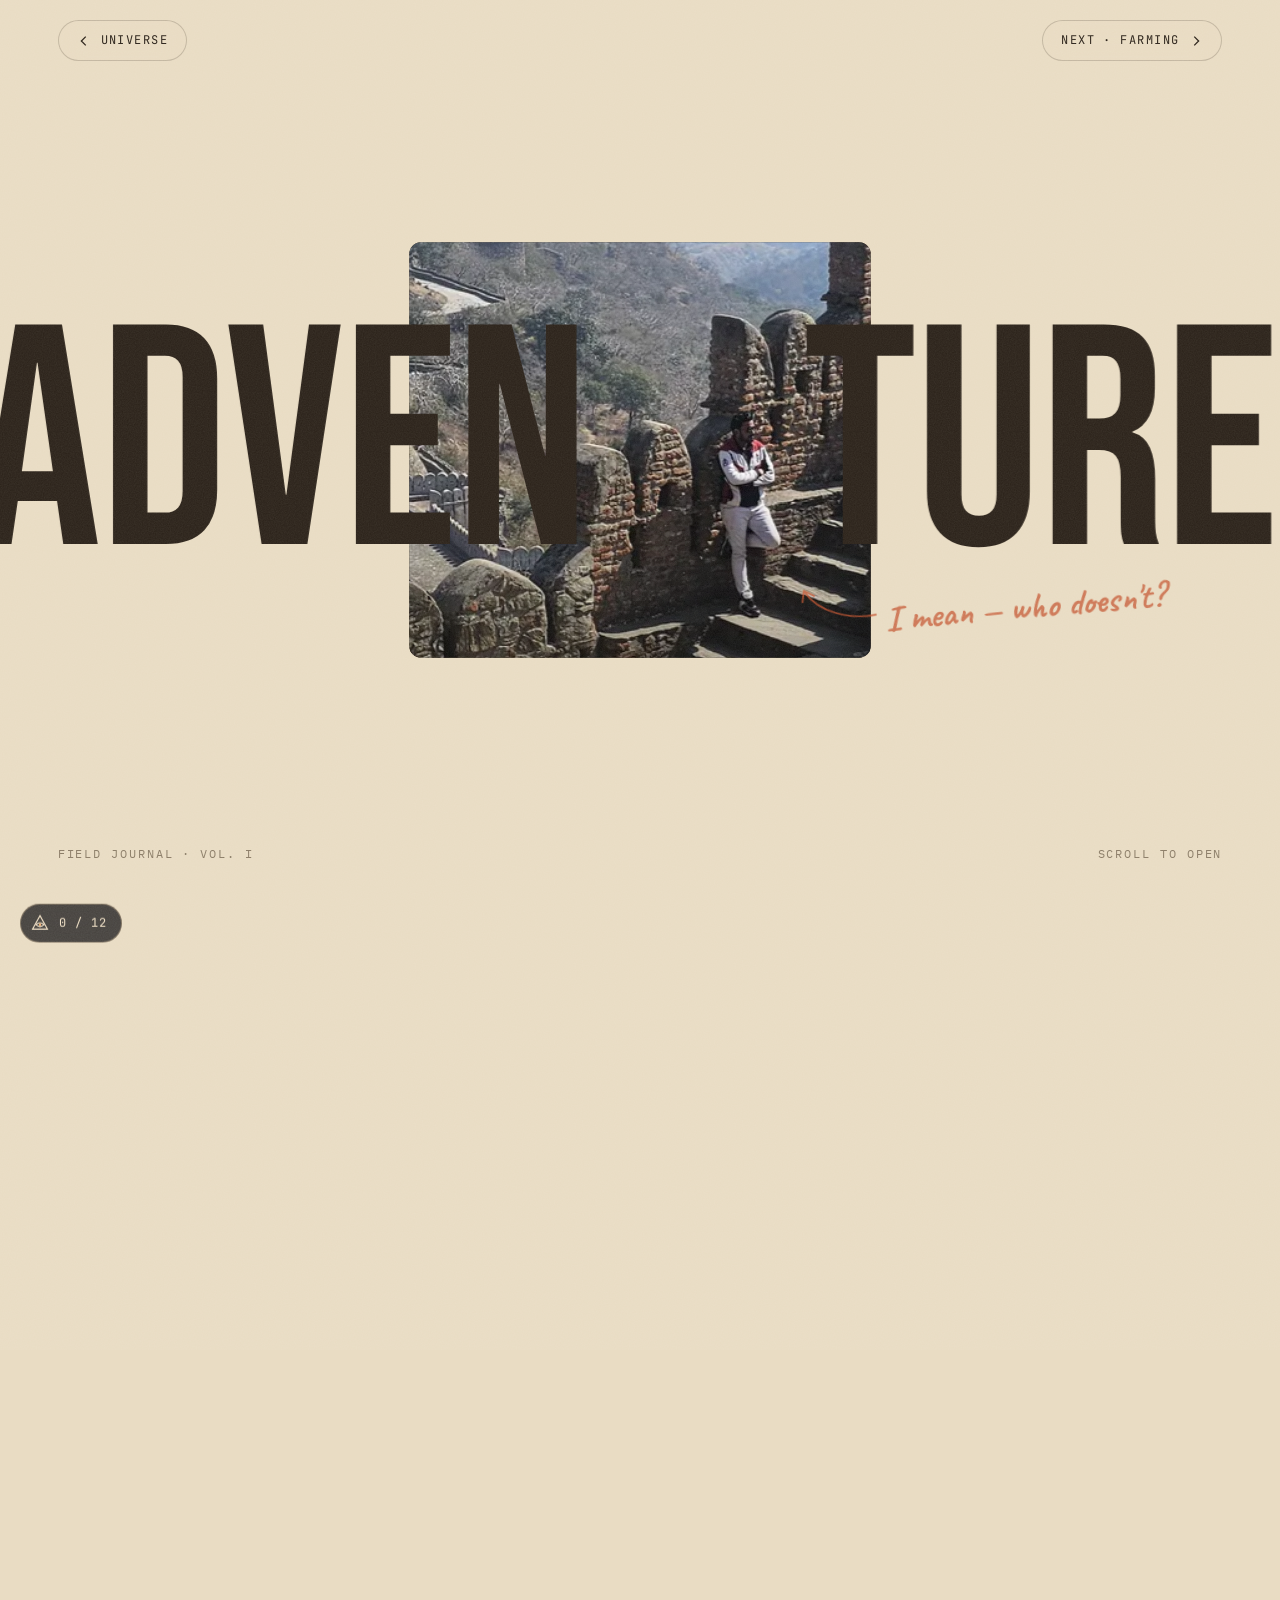
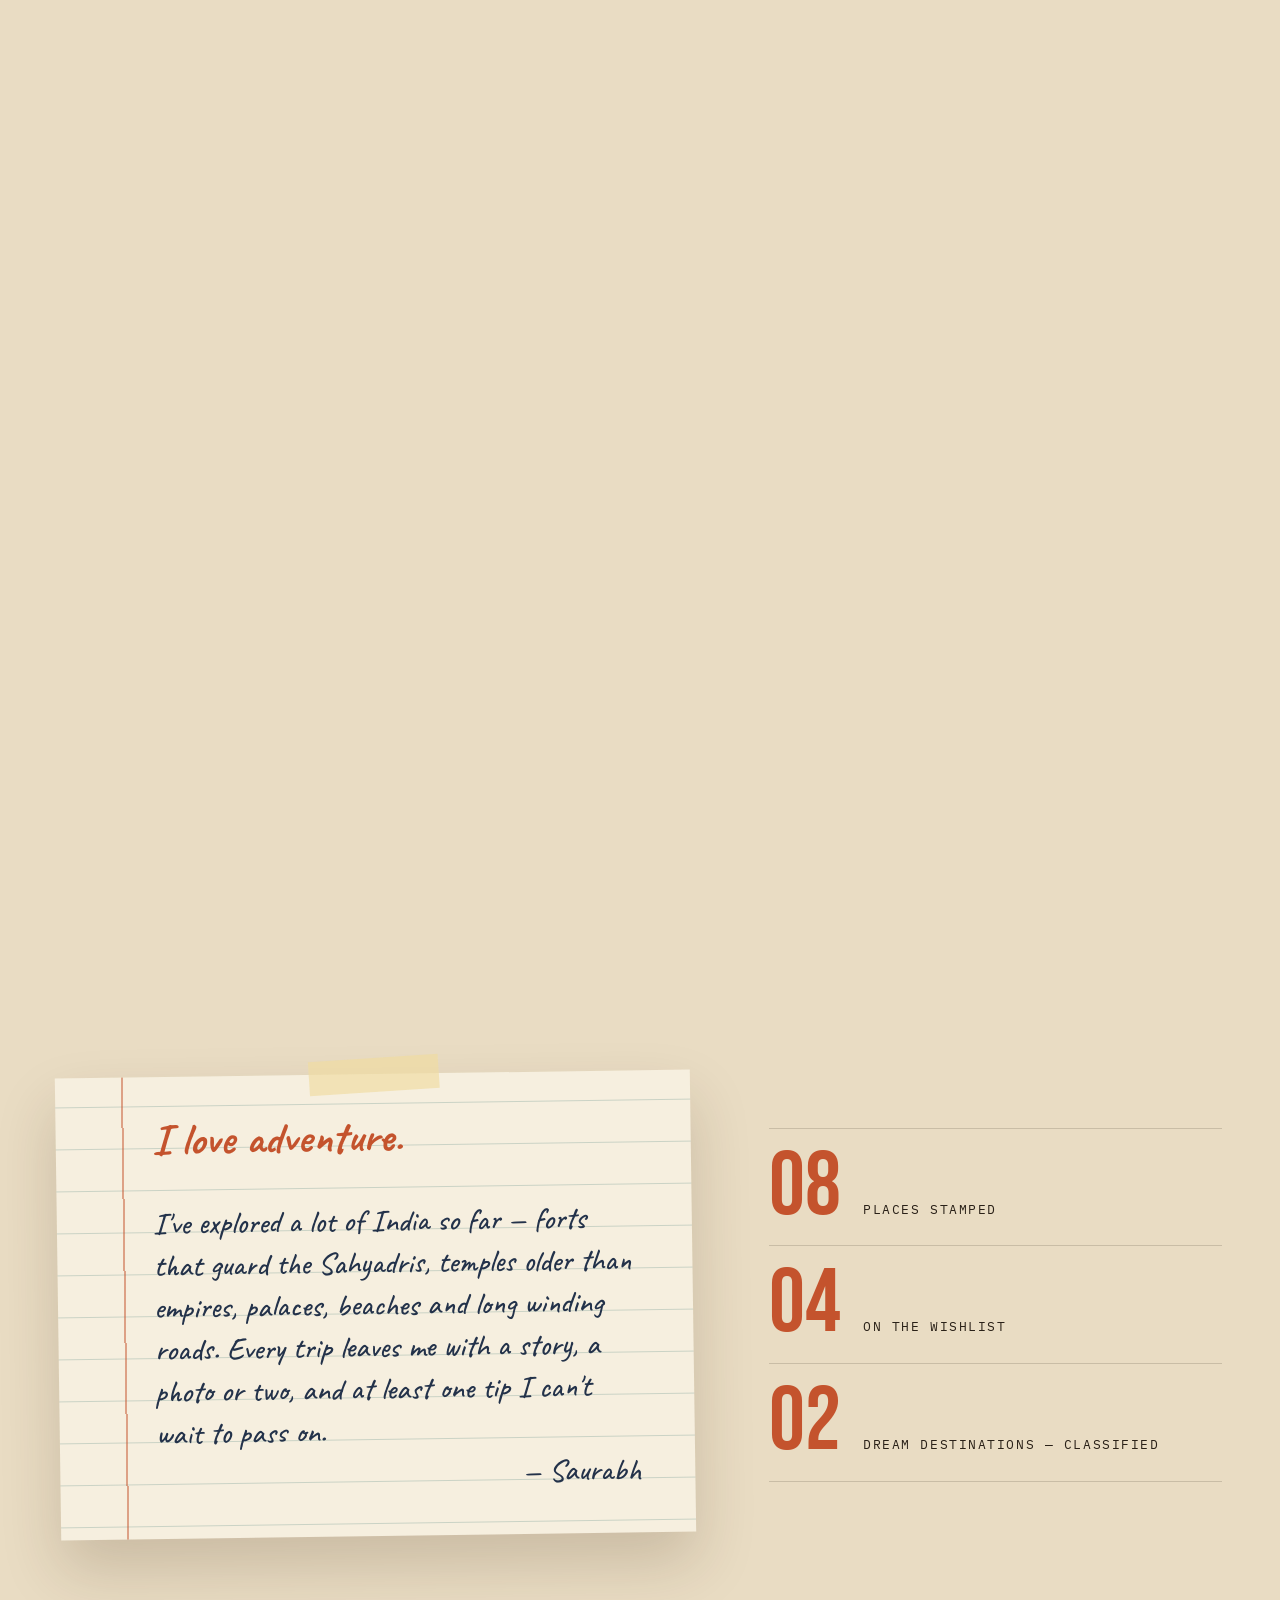
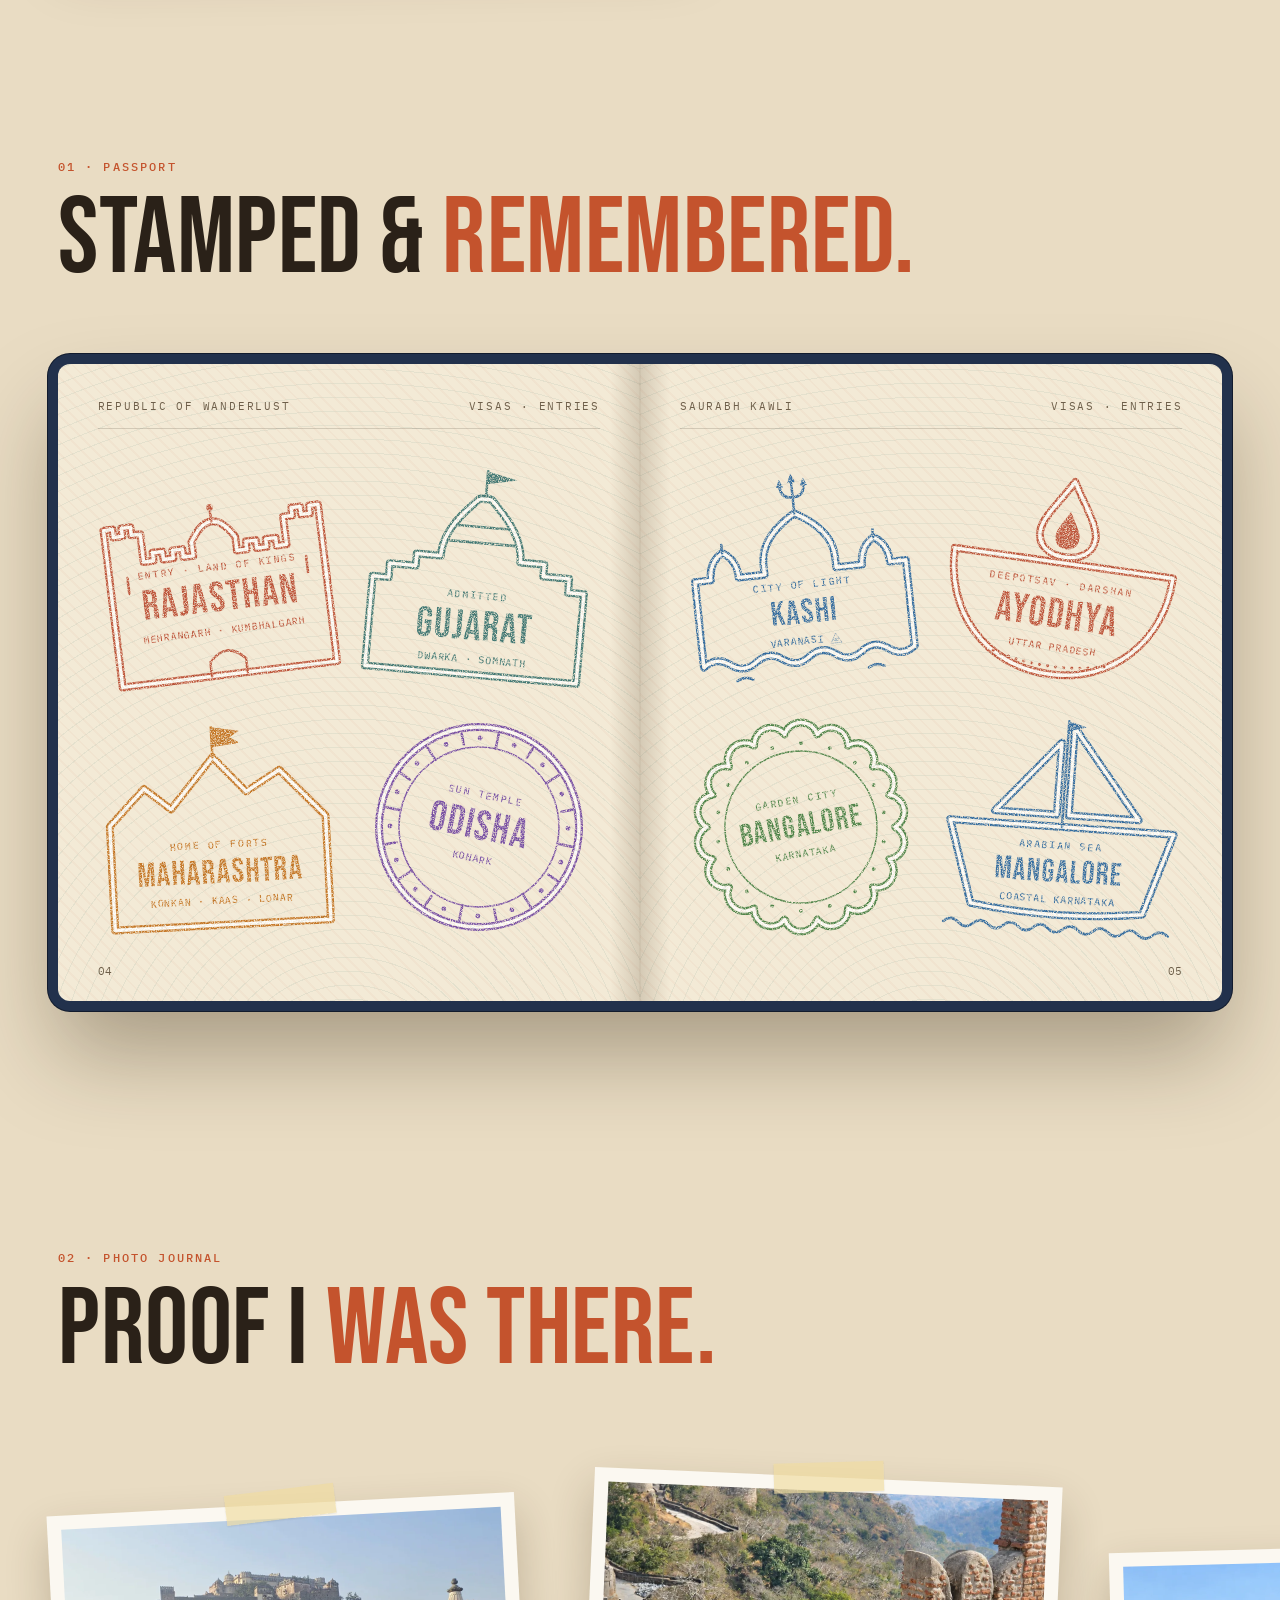
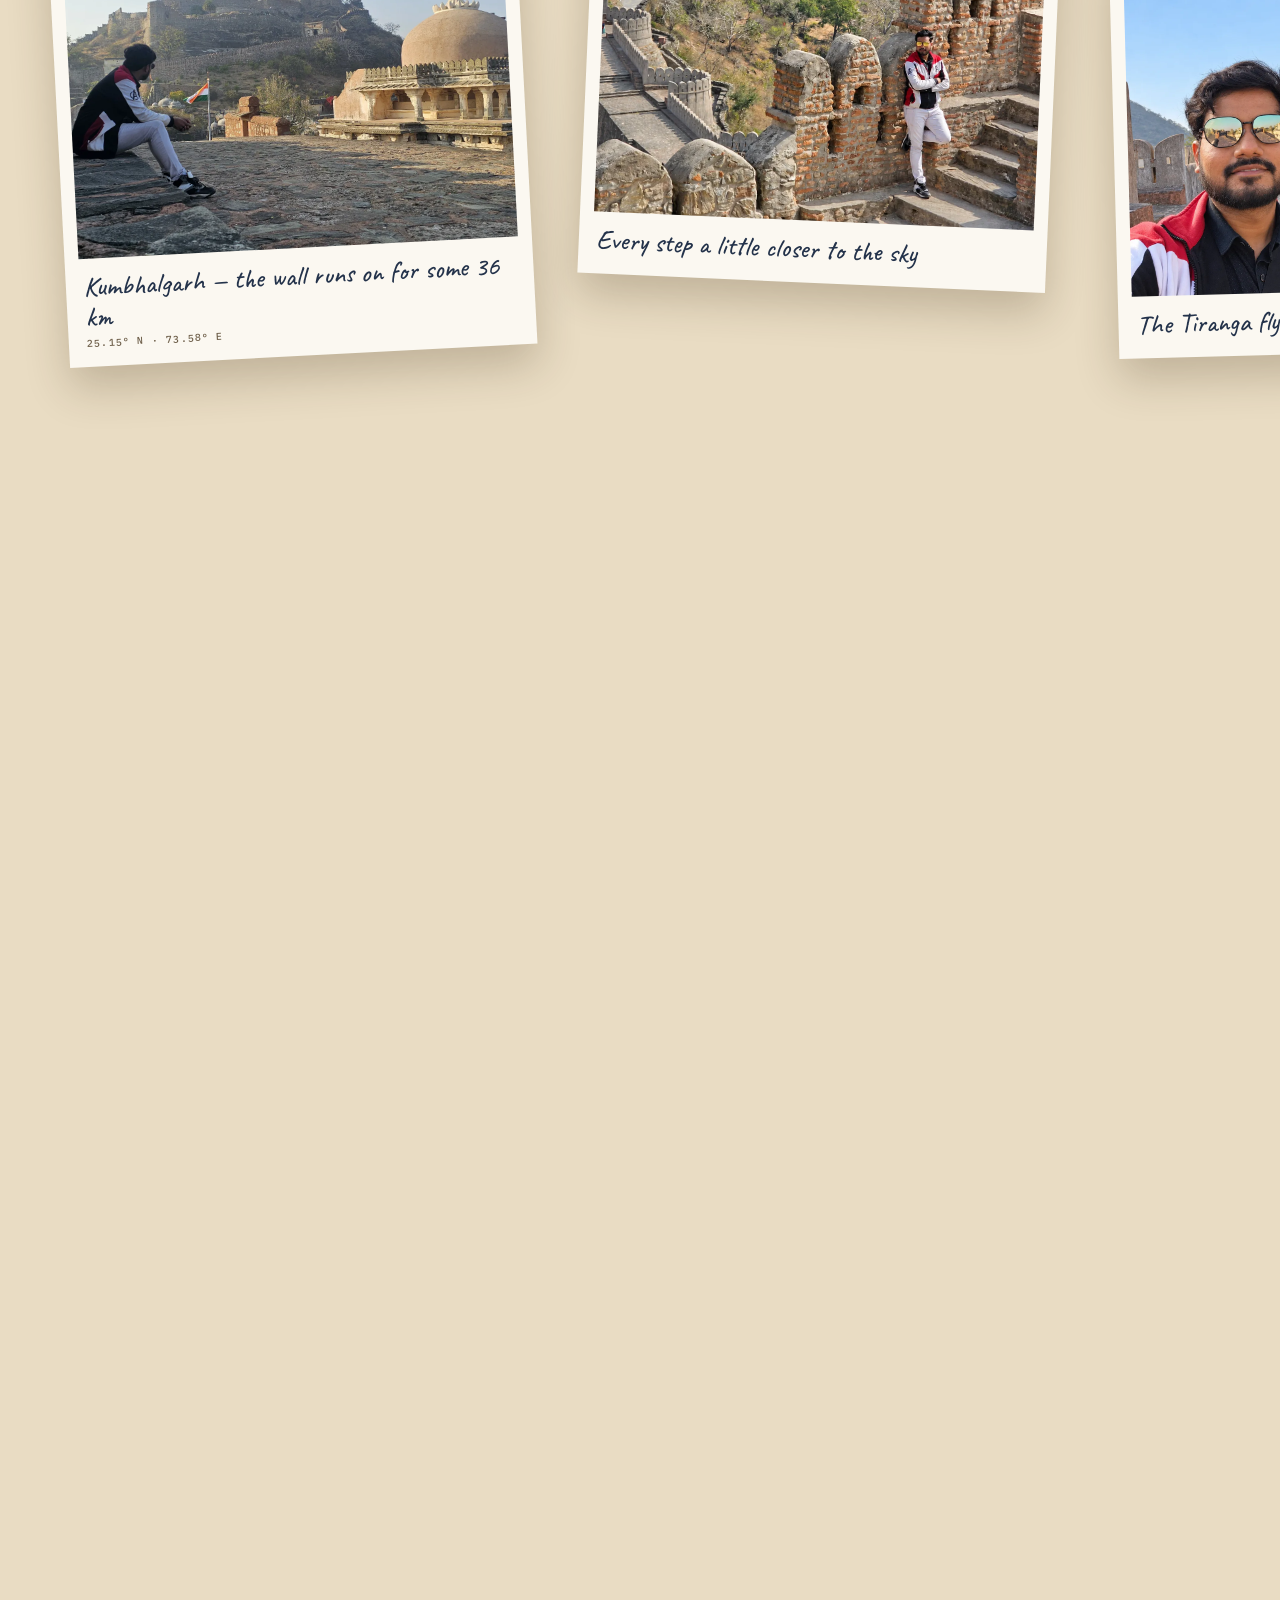
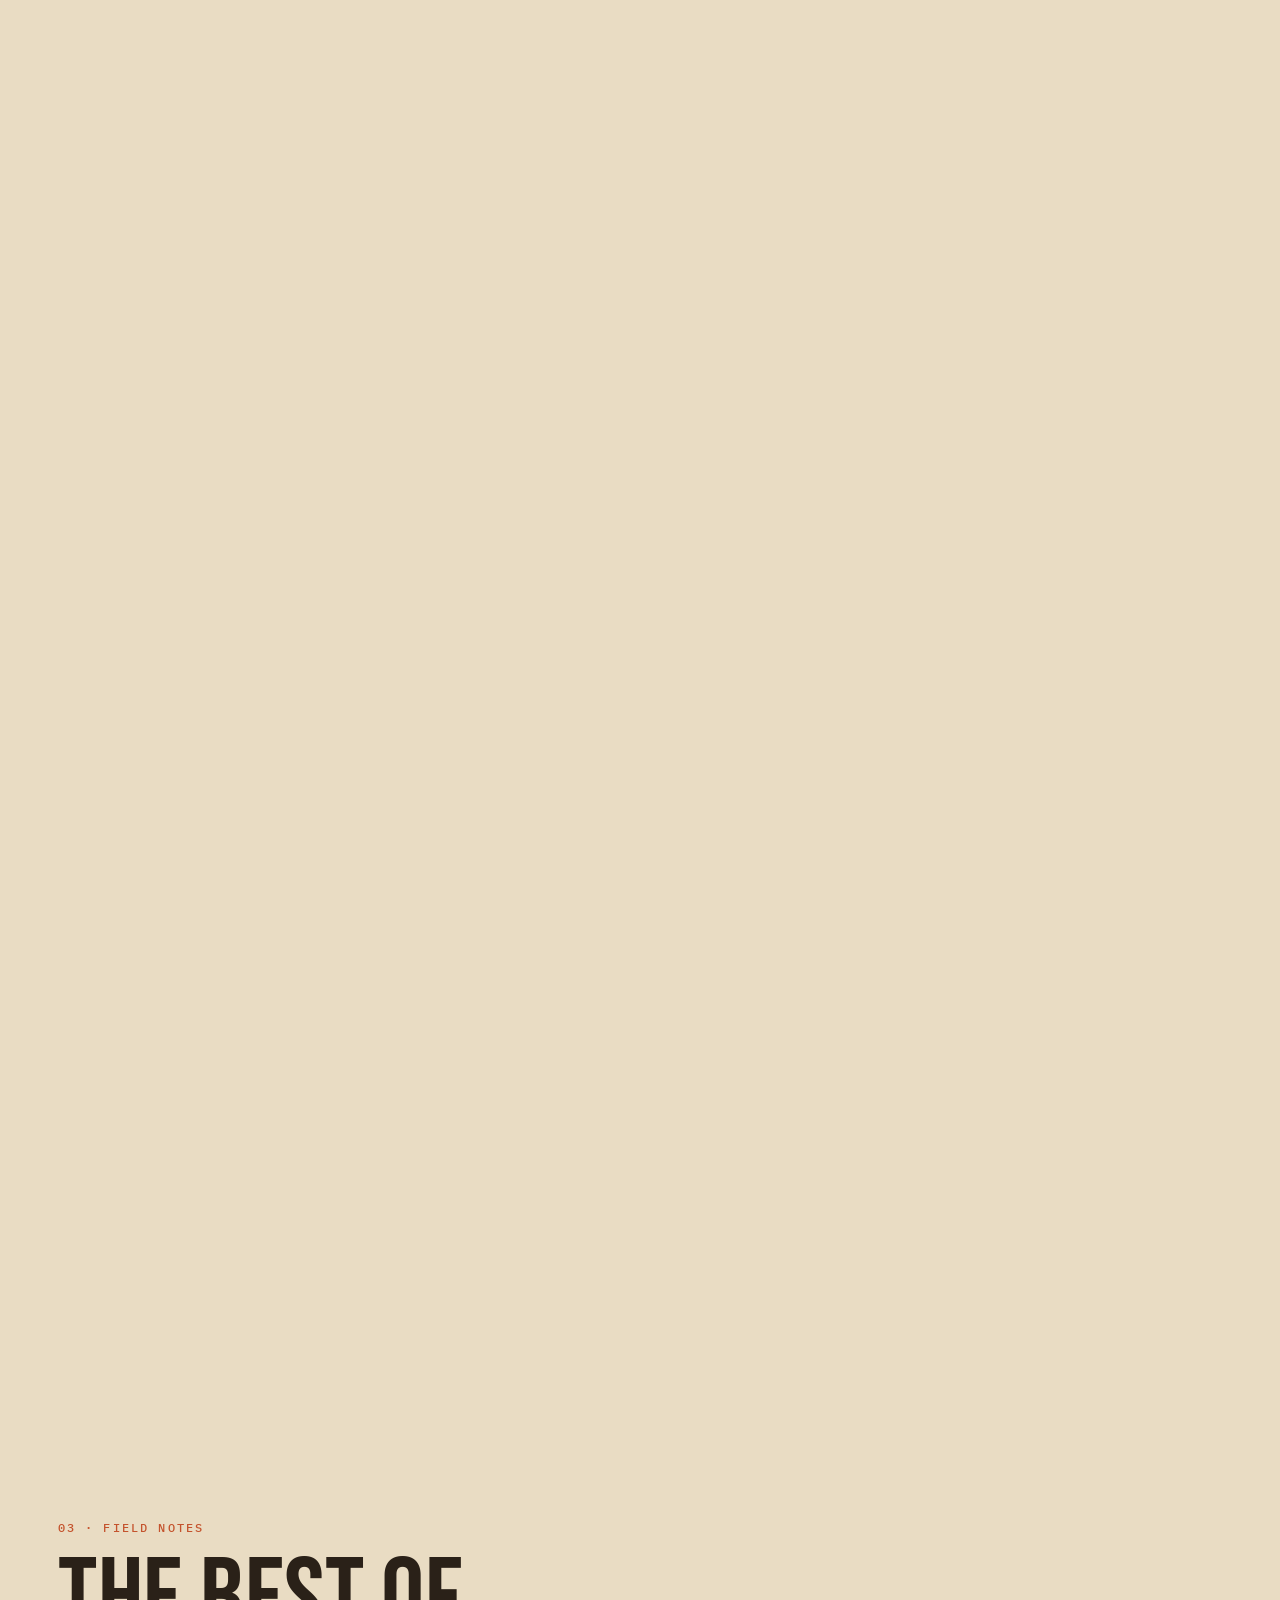
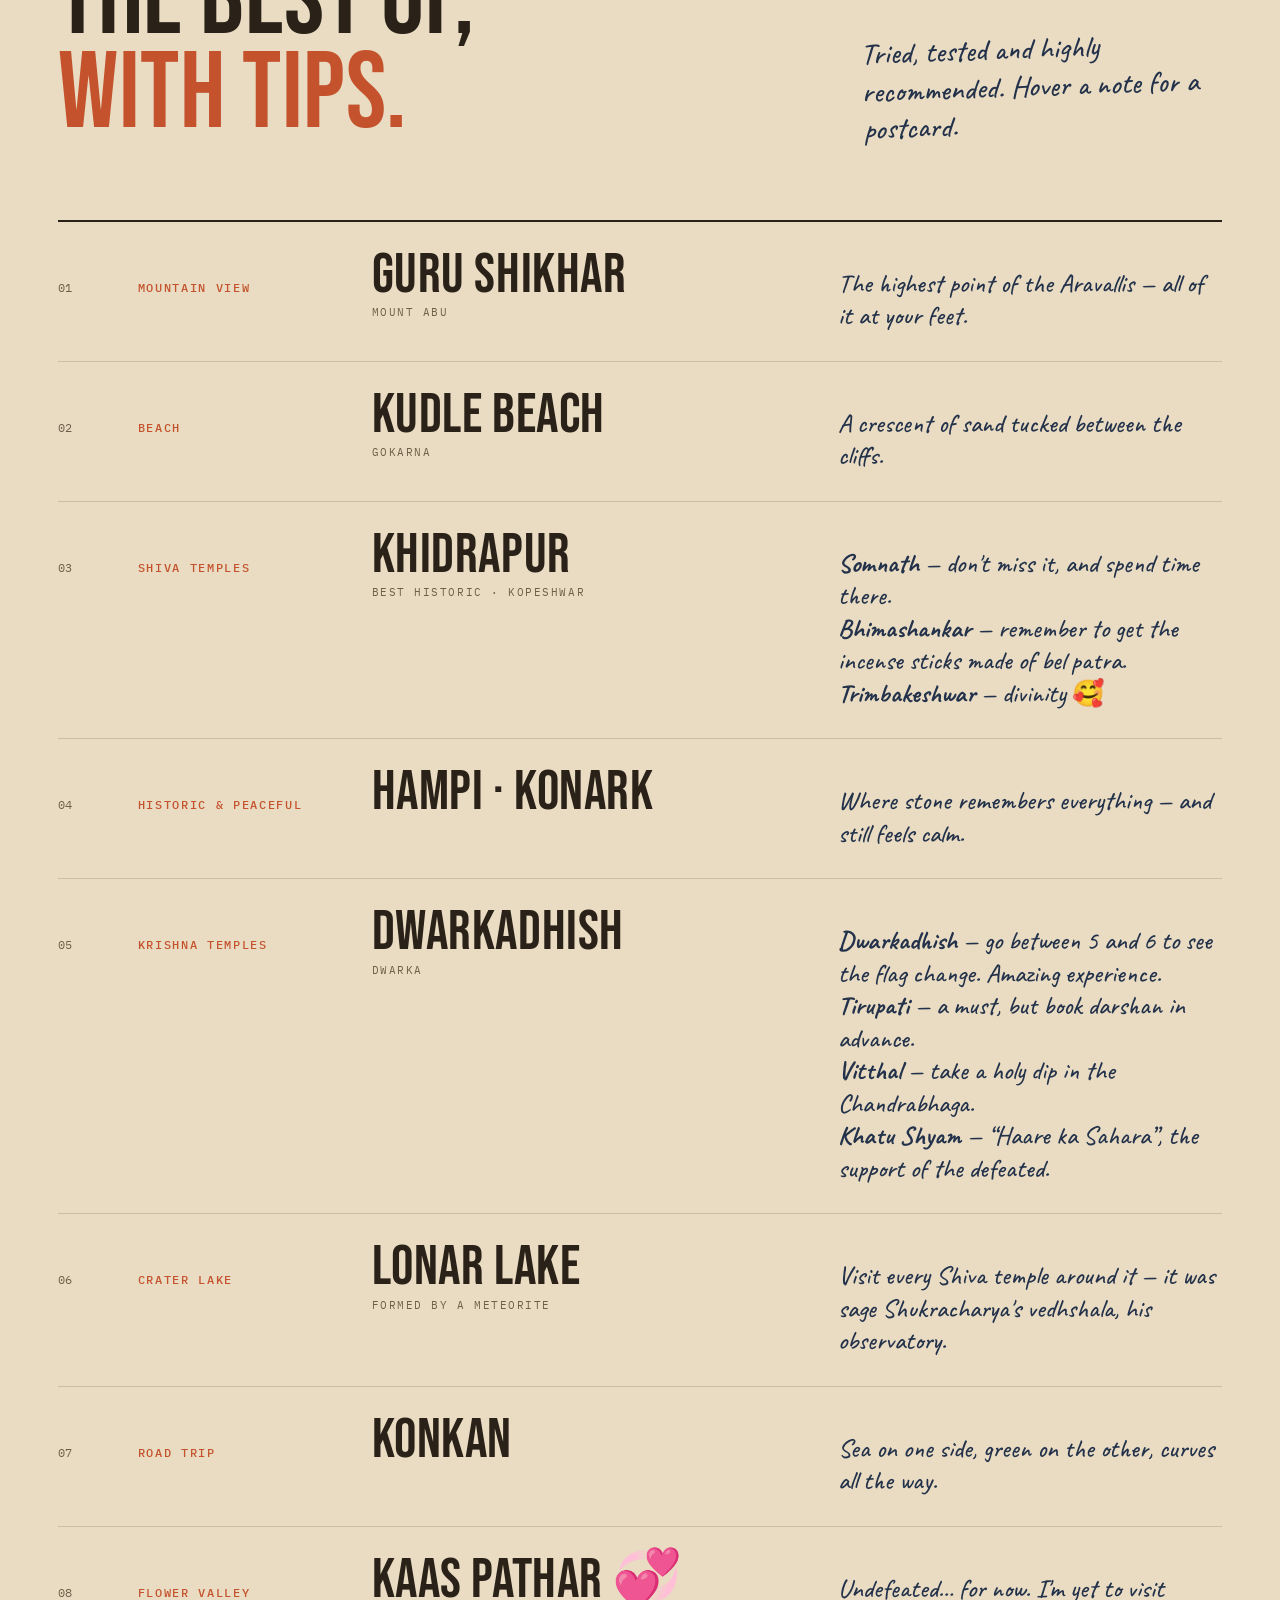
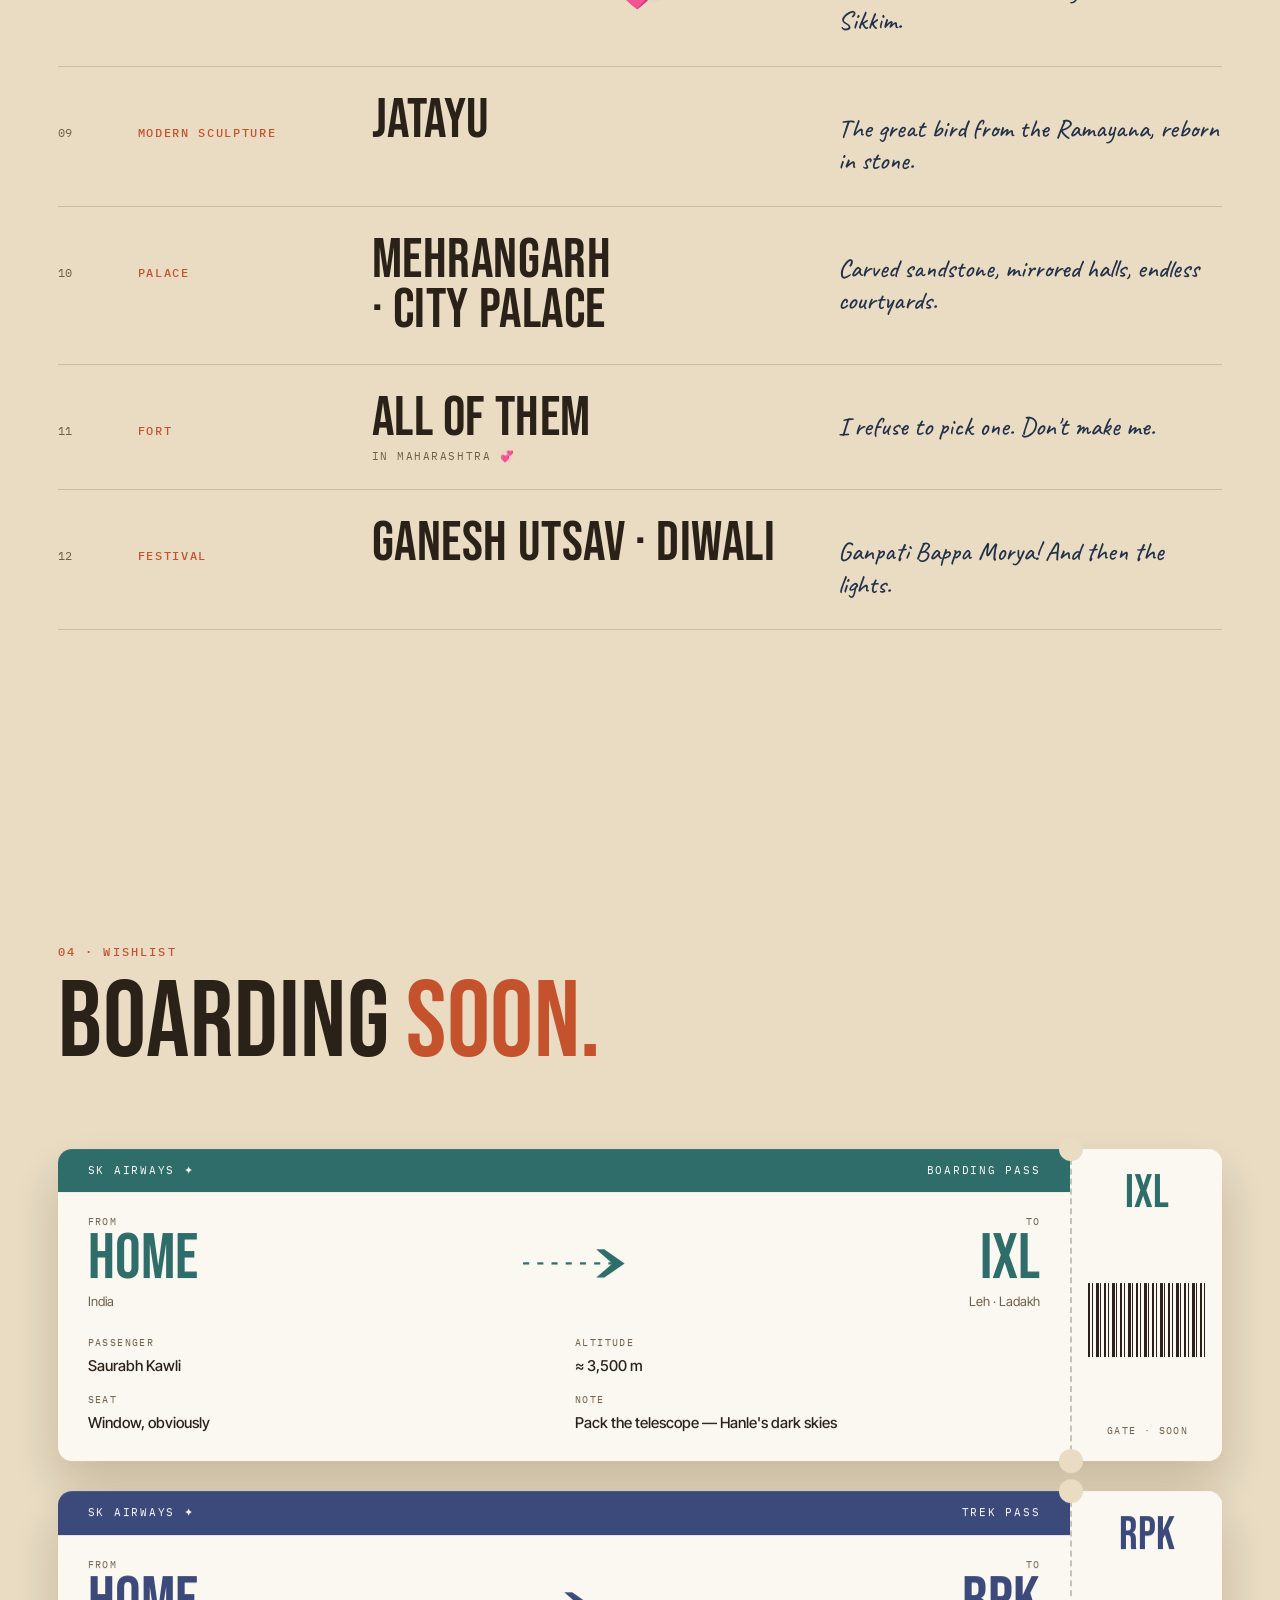
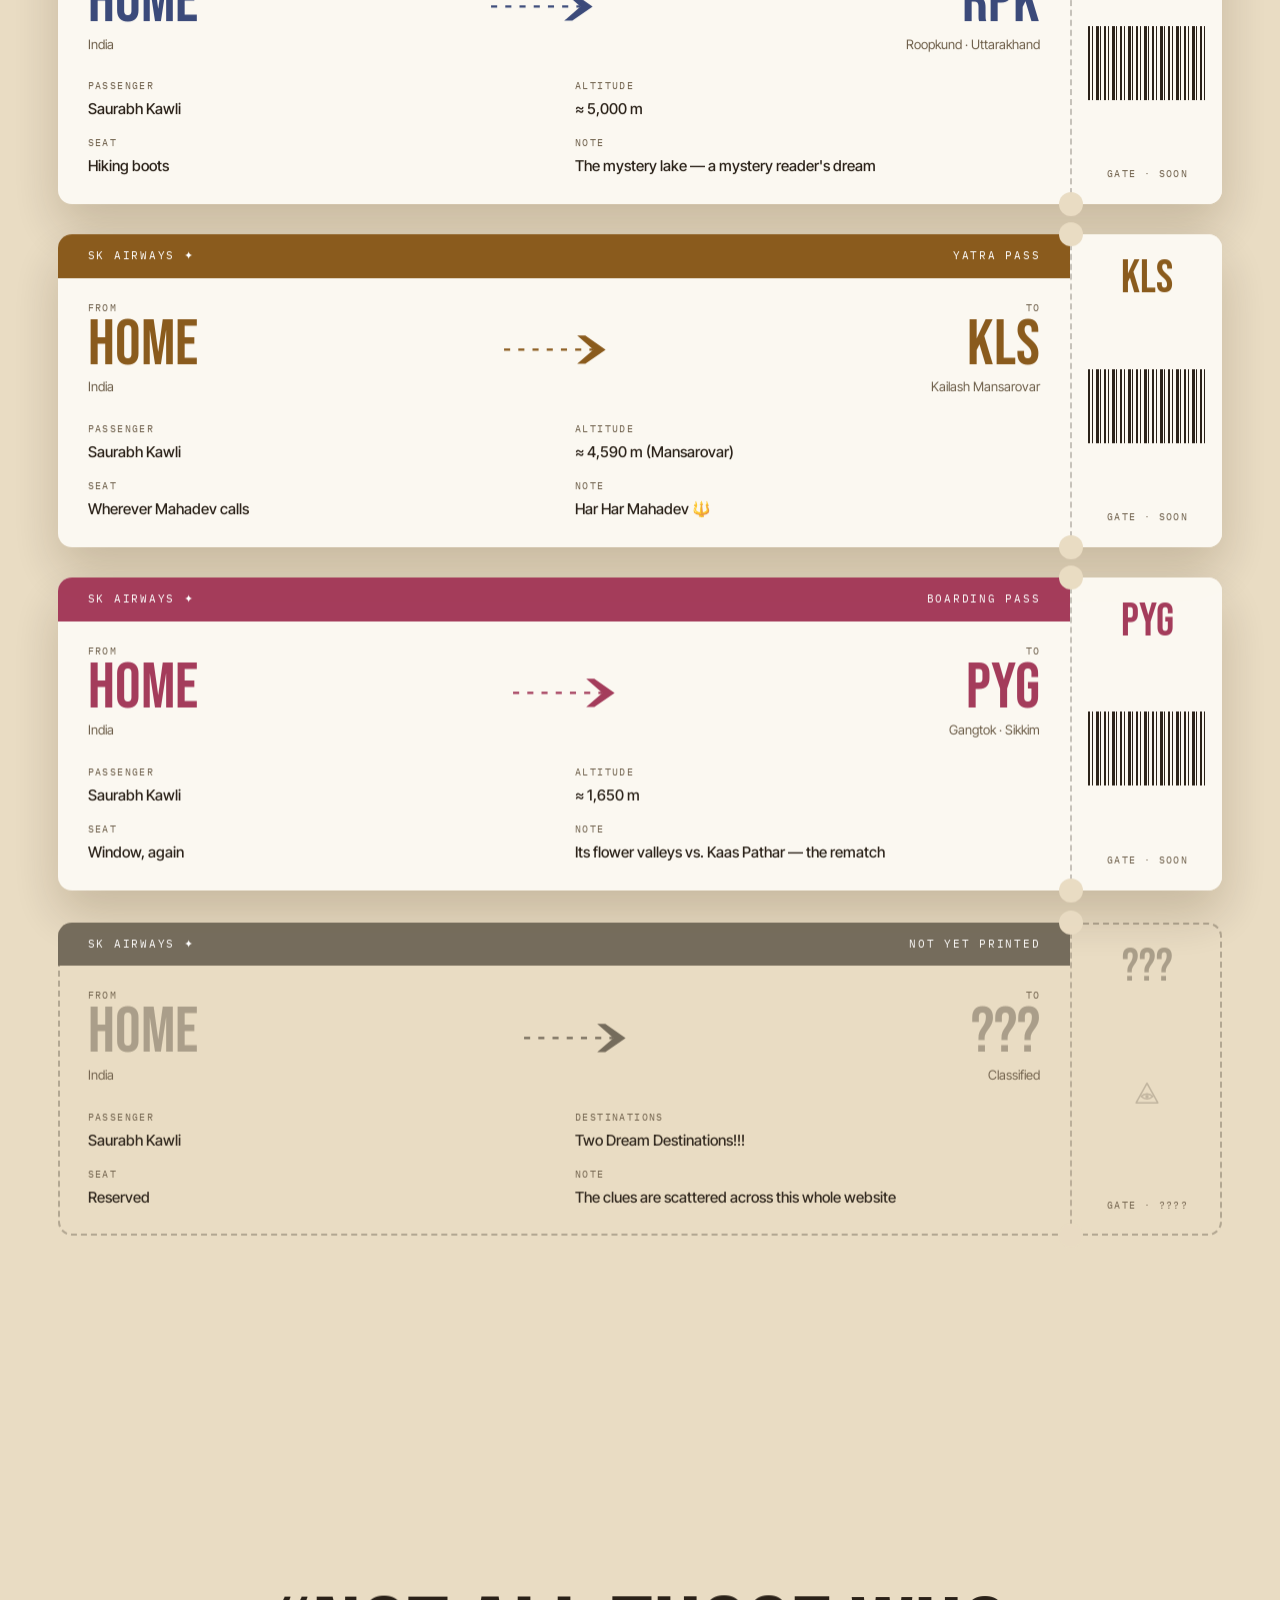
<file: adventure.html>
<!doctype html>
<html lang="en">
<head>
  <meta charset="utf-8" />
  <meta name="viewport" content="width=device-width, initial-scale=1" />
  <title>Adventure — Saurabh Kawli</title>
  <meta name="description" content="A field journal of India: forts, temples, beaches, road trips and the places still on the wishlist — Ladakh, Roopkund, Kailash Mansarovar and Sikkim." />
  <meta name="theme-color" content="#e9dcc3" />
  <meta property="og:title" content="Adventure — Saurabh Kawli" />
  <meta property="og:image" content="assets/img/og-cover.jpg" />
  <link rel="icon" href="assets/img/favicon.svg" type="image/svg+xml" />
  <link rel="preconnect" href="https://fonts.googleapis.com" />
  <link rel="preconnect" href="https://fonts.gstatic.com" crossorigin />
  <link href="https://fonts.googleapis.com/css2?family=Bebas+Neue&family=Caveat:wght@500;700&family=IBM+Plex+Mono:wght@400;500&family=Instrument+Serif:ital@0;1&family=Inter+Tight:wght@400;500;600&family=JetBrains+Mono:wght@400;500&display=swap" rel="stylesheet" />
  <link href="https://fonts.googleapis.com/css2?family=Fraunces:ital,wght@1,500&display=swap&text=Farming" rel="stylesheet" />
  <link rel="stylesheet" href="assets/css/core.css" />
  <link rel="stylesheet" href="assets/css/adventure.css" />
  <script>
    document.documentElement.classList.add("js");
    try { var p = JSON.parse(sessionStorage.getItem("sk-pt")); if (p) { var d = document.documentElement; d.classList.add("pt-enter"); d.style.setProperty("--pt-color", p.color || "#e9dcc3"); d.style.setProperty("--pt-ink", p.ink || "#2a2118"); } } catch (e) {}
  </script>
</head>
<body class="page-adv">
  <a class="skip-link" href="#main">Skip to content</a>
  <div class="grain" aria-hidden="true"></div>

  <header class="page-chrome">
    <a class="chrome-link" href="index.html#beyond" data-pt-color="#05060a" data-pt-label="Universe">
      <svg viewBox="0 0 16 16" aria-hidden="true"><path d="M10 3 5 8l5 5" fill="none" stroke="currentColor" stroke-width="1.5" /></svg>Universe
    </a>
    <a class="chrome-link" href="farming.html" data-pt-color="#f3ead3" data-pt-ink="#24311c" data-pt-label="Farming">
      Next · Farming<svg viewBox="0 0 16 16" aria-hidden="true"><path d="m6 3 5 5-5 5" fill="none" stroke="currentColor" stroke-width="1.5" /></svg>
    </a>
  </header>

  <main id="main">
    <!-- ============ Hero: the word opens into the world ============ -->
    <section class="adv-hero" data-adv-hero>
      <div class="adv-hero__sticky">
        <div class="adv-hero__photo">
          <img src="assets/img/adventure/kumbhalgarh-ramparts.webp" width="2000" height="934" alt="The ramparts and stairways of Kumbhalgarh Fort winding over the Aravalli hills" fetchpriority="high" />
          <p class="adv-hero__caption">Kumbhalgarh · Rajasthan</p>
        </div>
        <h1 class="adv-hero__word" aria-label="Adventure">
          <span class="adv-hero__half adv-hero__half--l" aria-hidden="true">Adven</span><span class="adv-hero__half adv-hero__half--r" aria-hidden="true">ture</span>
        </h1>
        <p class="adv-hero__note">I mean — who doesn't?
          <svg viewBox="0 0 120 60" aria-hidden="true"><path d="M4 8 C40 4 80 18 96 46 M84 40 L97 48 L100 33" fill="none" stroke="currentColor" stroke-width="2.4" stroke-linecap="round" stroke-linejoin="round" /></svg>
        </p>
        <p class="adv-hero__meta"><span>Field journal · Vol. I</span><span>Scroll to open</span></p>
      </div>
    </section>

    <!-- ============ Intro note ============ -->
    <section class="adv-intro">
      <div class="adv-wrap adv-intro__grid">
        <div class="lined" data-reveal>
          <p class="hand">I love adventure.</p>
          <p class="hand">I've explored a lot of India so far — forts that guard the Sahyadris, temples older than empires, palaces, beaches and long winding roads. Every trip leaves me with a story, a photo or two, and at least one tip I can't wait to pass on.</p>
          <p class="hand hand--sign">— Saurabh</p>
        </div>
        <ul class="tally">
          <li data-reveal><b>08</b><span>Places stamped</span></li>
          <li data-reveal data-delay="0.1"><b>04</b><span>On the wishlist</span></li>
          <li data-reveal data-delay="0.2"><b>02</b><span>Dream destinations — classified</span></li>
        </ul>
      </div>
    </section>

    <!-- ============ Passport ============ -->
    <section class="passport-sec">
      <div class="adv-wrap">
        <header class="adv-head">
          <span class="adv-label">01 · Passport</span>
          <h2 data-reveal="words">Stamped &amp; <em>remembered.</em></h2>
        </header>
        <div class="passport">
          <div class="passport__page">
            <div class="passport__top"><span>Republic of Wanderlust</span><span>Visas · Entries</span></div>
            <div class="stamps">
              <div class="stamp" style="--c:#b8452a;--r:-7deg;--pt:88px;--pb:44px">
                <svg class="stamp__art" viewBox="0 0 240 220" aria-hidden="true">
                  <path class="o" d="M12 208V50h9v8h9v-8h9v8h9v28h10v-8h10v8h10v-8h10v8h10V72Q120 36 142 72v14h10v-8h10v8h10v-8h10v8h10V58h9v-8h9v8h9v-8h9v158Z" />
                  <path class="i" d="M12 208V50h9v8h9v-8h9v8h9v28h10v-8h10v8h10v-8h10v8h10V72Q120 36 142 72v14h10v-8h10v8h10v-8h10v8h10V58h9v-8h9v8h9v-8h9v158Z" />
                  <path class="d" d="M102 208v-14q18-20 36 0v14M120 54V44M30 100v16M210 100v16" />
                  <circle class="f" cx="120" cy="40" r="3.2" />
                </svg>
                <span class="stamp__ring">Entry · Land of kings</span><strong>Rajasthan</strong><span class="stamp__sub">Mehrangarh · Kumbhalgarh</span>
              </div>
              <div class="stamp" style="--c:#2f6d6a;--r:5deg;--pt:112px;--pb:10px">
                <svg class="stamp__art" viewBox="0 0 240 220" aria-hidden="true">
                  <path class="o" d="M14 208V118h16v-14h26V92h24C80 66 100 46 114 32h12c14 14 34 34 34 60h24v12h26v14h16v90Z" />
                  <path class="i" d="M14 208V118h16v-14h26V92h24C80 66 100 46 114 32h12c14 14 34 34 34 60h24v12h26v14h16v90Z" />
                  <path class="d" d="M110 32q10-8 20 0M120 26V4M86 76h68M94 60h52" />
                  <path class="f" d="M120 4l30 6.5L120 17Z" />
                </svg>
                <span class="stamp__ring">Admitted</span><strong>Gujarat</strong><span class="stamp__sub">Dwarka · Somnath</span>
              </div>
              <div class="stamp" style="--c:#c06a12;--r:-3deg;--fs:34px;--pt:104px;--pb:12px">
                <svg class="stamp__art" viewBox="0 0 240 220" aria-hidden="true">
                  <path class="o" d="M12 208V104l36-36 26 22 44-50 32 36 34-20 44 48v104Z" />
                  <path class="i" d="M12 208V104l36-36 26 22 44-50 32 36 34-20 44 48v104Z" />
                  <path class="d" d="M118 40V10" />
                  <path class="f" d="M118 10l28 5-10 6 10 6-28 3Z" />
                </svg>
                <span class="stamp__ring">Home of forts</span><strong>Maharashtra</strong><span class="stamp__sub">Konkan · Kaas · Lonar</span>
              </div>
              <div class="stamp" style="--c:#6b3fa0;--r:12deg">
                <svg class="stamp__art" viewBox="0 0 240 220" aria-hidden="true">
                  <circle class="o" cx="120" cy="110" r="100" />
                  <circle class="i" cx="120" cy="110" r="100" />
                  <circle class="d thin" cx="120" cy="110" r="80" />
                  <path class="d" d="M120 30V15M152.1 32.4l4.3-10.2M176.6 53.4l10.6-10.6M197.6 77.9l10.2-4.3M200 110h15M197.6 142.1l10.2 4.3M176.6 166.6l10.6 10.6M152.1 187.6l4.3 10.2M120 190v15M87.9 187.6l-4.3 10.2M63.4 166.6l-10.6 10.6M42.4 142.1l-10.2 4.3M40 110H25M42.4 77.9l-10.2-4.3M63.4 53.4L52.8 42.8M87.9 32.4l-4.3-10.2" />
                  <path class="f" d="M137.4 22.7m-2.4 0a2.4 2.4 0 1 0 4.8 0a2.4 2.4 0 1 0-4.8 0M169.4 36m-2.4 0a2.4 2.4 0 1 0 4.8 0a2.4 2.4 0 1 0-4.8 0M194 60.6m-2.4 0a2.4 2.4 0 1 0 4.8 0a2.4 2.4 0 1 0-4.8 0M207.3 92.6m-2.4 0a2.4 2.4 0 1 0 4.8 0a2.4 2.4 0 1 0-4.8 0M207.3 127.4m-2.4 0a2.4 2.4 0 1 0 4.8 0a2.4 2.4 0 1 0-4.8 0M194 159.4m-2.4 0a2.4 2.4 0 1 0 4.8 0a2.4 2.4 0 1 0-4.8 0M169.4 184m-2.4 0a2.4 2.4 0 1 0 4.8 0a2.4 2.4 0 1 0-4.8 0M137.4 197.3m-2.4 0a2.4 2.4 0 1 0 4.8 0a2.4 2.4 0 1 0-4.8 0M102.6 197.3m-2.4 0a2.4 2.4 0 1 0 4.8 0a2.4 2.4 0 1 0-4.8 0M70.6 184m-2.4 0a2.4 2.4 0 1 0 4.8 0a2.4 2.4 0 1 0-4.8 0M46 159.4m-2.4 0a2.4 2.4 0 1 0 4.8 0a2.4 2.4 0 1 0-4.8 0M32.7 127.4m-2.4 0a2.4 2.4 0 1 0 4.8 0a2.4 2.4 0 1 0-4.8 0M32.7 92.6m-2.4 0a2.4 2.4 0 1 0 4.8 0a2.4 2.4 0 1 0-4.8 0M46 60.6m-2.4 0a2.4 2.4 0 1 0 4.8 0a2.4 2.4 0 1 0-4.8 0M70.6 36m-2.4 0a2.4 2.4 0 1 0 4.8 0a2.4 2.4 0 1 0-4.8 0M102.6 22.7m-2.4 0a2.4 2.4 0 1 0 4.8 0a2.4 2.4 0 1 0-4.8 0" />
                </svg>
                <span class="stamp__ring">Sun temple</span><strong>Odisha</strong><span class="stamp__sub">Konark</span>
              </div>
            </div>
            <span class="passport__no">04</span>
          </div>
          <div class="passport__page">
            <div class="passport__top"><span>Saurabh Kawli</span><span>Visas · Entries</span></div>
            <div class="stamps">
              <div class="stamp" style="--c:#1f5f9a;--r:-6deg;--fs:34px;--pt:114px;--pb:42px">
                <svg class="stamp__art" viewBox="0 0 240 220" aria-hidden="true">
                  <path class="o" d="M14 190V104h16q0-18 14-26 14 8 14 26h26V94q0-28 36-48 36 20 36 48v10h26q0-18 14-26 14 8 14 26h16v86q-13.25 10-26.5 0t-26.5 0-26.5 0-26.5 0-26.5 0-26.5 0-26.5 0-26.5 0Z" />
                  <path class="i" d="M14 190V104h16q0-18 14-26 14 8 14 26h26V94q0-28 36-48 36 20 36 48v10h26q0-18 14-26 14 8 14 26h16v86q-13.25 10-26.5 0t-26.5 0-26.5 0-26.5 0-26.5 0-26.5 0-26.5 0-26.5 0Z" />
                  <path class="d" d="M120 46V14M108 18q0 12 12 12t12-12M44 78v-8M196 78v-8M46 207q8-5 16 0M178 207q8-5 16 0" />
                  <path class="f" d="M120 6l-4 9h8ZM108 11l-3.5 8h7ZM132 11l-3.5 8h7Z" />
                </svg>
                <span class="stamp__ring">City of light</span><strong>Kashi</strong><span class="stamp__sub">Varanasi <button class="sigil stamp__sigil" data-fragment="adv-stamp"></button></span>
              </div>
              <div class="stamp" style="--c:#b8452a;--r:8deg;--pt:108px;--pb:30px">
                <svg class="stamp__art" viewBox="0 0 240 220" aria-hidden="true">
                  <path class="o" d="M10 96h220c0 64-46 112-110 112S10 160 10 96ZM120 14c14 24 28 40 28 54 0 14-12 22-28 22s-28-8-28-22c0-14 14-30 28-54Z" />
                  <path class="i" d="M10 96h220c0 64-46 112-110 112S10 160 10 96ZM120 14c14 24 28 40 28 54 0 14-12 22-28 22s-28-8-28-22c0-14 14-30 28-54Z" />
                  <path class="d dots" d="M62 192q58 16 116 0" />
                  <path class="f" d="M120 44c6 12 12 18 12 26s-5 12-12 12-12-4-12-12 6-14 12-26Z" />
                </svg>
                <span class="stamp__ring">Deepotsav · Darshan</span><strong>Ayodhya</strong><span class="stamp__sub">Uttar Pradesh</span>
              </div>
              <div class="stamp" style="--c:#3d7a3a;--r:-10deg;--fs:32px">
                <svg class="stamp__art" viewBox="0 0 240 220" aria-hidden="true">
                  <path class="o" d="M120 16A17.1 17.1 0 0 1 152.1 21.7A17.1 17.1 0 0 1 180.4 38A17.1 17.1 0 0 1 201.4 63A17.1 17.1 0 0 1 212.6 93.7A17.1 17.1 0 0 1 212.6 126.3A17.1 17.1 0 0 1 201.4 157A17.1 17.1 0 0 1 180.4 182A17.1 17.1 0 0 1 152.1 198.3A17.1 17.1 0 0 1 120 204A17.1 17.1 0 0 1 87.9 198.3A17.1 17.1 0 0 1 59.6 182A17.1 17.1 0 0 1 38.6 157A17.1 17.1 0 0 1 27.4 126.3A17.1 17.1 0 0 1 27.4 93.7A17.1 17.1 0 0 1 38.6 63A17.1 17.1 0 0 1 59.6 38A17.1 17.1 0 0 1 87.9 21.7A17.1 17.1 0 0 1 120 16Z" />
                  <path class="i" d="M120 16A17.1 17.1 0 0 1 152.1 21.7A17.1 17.1 0 0 1 180.4 38A17.1 17.1 0 0 1 201.4 63A17.1 17.1 0 0 1 212.6 93.7A17.1 17.1 0 0 1 212.6 126.3A17.1 17.1 0 0 1 201.4 157A17.1 17.1 0 0 1 180.4 182A17.1 17.1 0 0 1 152.1 198.3A17.1 17.1 0 0 1 120 204A17.1 17.1 0 0 1 87.9 198.3A17.1 17.1 0 0 1 59.6 182A17.1 17.1 0 0 1 38.6 157A17.1 17.1 0 0 1 27.4 126.3A17.1 17.1 0 0 1 27.4 93.7A17.1 17.1 0 0 1 38.6 63A17.1 17.1 0 0 1 59.6 38A17.1 17.1 0 0 1 87.9 21.7A17.1 17.1 0 0 1 120 16Z" />
                  <circle class="d thin" cx="120" cy="110" r="76" />
                  <path class="f" d="M134.6 27.3m-1.9 0a1.9 1.9 0 1 0 3.8 0a1.9 1.9 0 1 0-3.8 0M162 37.3m-1.9 0a1.9 1.9 0 1 0 3.8 0a1.9 1.9 0 1 0-3.8 0M184.3 56m-1.9 0a1.9 1.9 0 1 0 3.8 0a1.9 1.9 0 1 0-3.8 0M198.9 81.3m-1.9 0a1.9 1.9 0 1 0 3.8 0a1.9 1.9 0 1 0-3.8 0M204 110m-1.9 0a1.9 1.9 0 1 0 3.8 0a1.9 1.9 0 1 0-3.8 0M198.9 138.7m-1.9 0a1.9 1.9 0 1 0 3.8 0a1.9 1.9 0 1 0-3.8 0M184.3 164m-1.9 0a1.9 1.9 0 1 0 3.8 0a1.9 1.9 0 1 0-3.8 0M162 182.7m-1.9 0a1.9 1.9 0 1 0 3.8 0a1.9 1.9 0 1 0-3.8 0M134.6 192.7m-1.9 0a1.9 1.9 0 1 0 3.8 0a1.9 1.9 0 1 0-3.8 0M105.4 192.7m-1.9 0a1.9 1.9 0 1 0 3.8 0a1.9 1.9 0 1 0-3.8 0M78 182.7m-1.9 0a1.9 1.9 0 1 0 3.8 0a1.9 1.9 0 1 0-3.8 0M55.7 164m-1.9 0a1.9 1.9 0 1 0 3.8 0a1.9 1.9 0 1 0-3.8 0M41.1 138.7m-1.9 0a1.9 1.9 0 1 0 3.8 0a1.9 1.9 0 1 0-3.8 0M36 110m-1.9 0a1.9 1.9 0 1 0 3.8 0a1.9 1.9 0 1 0-3.8 0M41.1 81.3m-1.9 0a1.9 1.9 0 1 0 3.8 0a1.9 1.9 0 1 0-3.8 0M55.7 56m-1.9 0a1.9 1.9 0 1 0 3.8 0a1.9 1.9 0 1 0-3.8 0M78 37.3m-1.9 0a1.9 1.9 0 1 0 3.8 0a1.9 1.9 0 1 0-3.8 0M105.4 27.3m-1.9 0a1.9 1.9 0 1 0 3.8 0a1.9 1.9 0 1 0-3.8 0" />
                </svg>
                <span class="stamp__ring">Garden city</span><strong>Bangalore</strong><span class="stamp__sub">Karnataka</span>
              </div>
              <div class="stamp" style="--c:#1f5f9a;--r:4deg;--fs:32px;--pt:114px;--pb:22px">
                <svg class="stamp__art" viewBox="0 0 240 220" aria-hidden="true">
                  <path class="o" d="M8 110h224l-26 82q-86 12-172 0ZM126 10l70 88h-70ZM114 26l-62 72h62Z" />
                  <path class="i" d="M8 110h224l-26 82q-86 12-172 0ZM126 10l70 88h-70ZM114 26l-62 72h62Z" />
                  <path class="d" d="M120 110V4M8 212q7.5-7 15 0t15 0 15 0 15 0 15 0 15 0 15 0 15 0 15 0 15 0 15 0 15 0 15 0 15 0 15 0" />
                  <path class="f" d="M120 4l18 5-18 5Z" />
                </svg>
                <span class="stamp__ring">Arabian Sea</span><strong>Mangalore</strong><span class="stamp__sub">Coastal Karnataka</span>
              </div>
            </div>
            <span class="passport__no">05</span>
          </div>
        </div>
      </div>
    </section>

    <!-- ============ Photo journal ============ -->
    <section class="journal" aria-label="Photo journal">
      <div class="journal__pin">
        <header class="journal__head adv-wrap">
          <span class="adv-label">02 · Photo journal</span>
          <h2 data-reveal="words">Proof I <em>was there.</em></h2>
        </header>
        <div class="journal__viewport">
          <div class="journal__track">
            <figure class="polaroid" style="--r:-3deg;--y:20px" data-zoom>
              <img src="assets/img/adventure/kumbhalgarh-wall.webp" width="2000" height="934" alt="Saurabh sitting on the Kumbhalgarh fort wall, temple domes and the fort behind" loading="lazy" />
              <figcaption>Kumbhalgarh — the wall runs on for some 36 km<small>25.15° N · 73.58° E</small></figcaption>
            </figure>
            <figure class="polaroid" style="--r:2.5deg;--y:-30px" data-zoom>
              <img src="assets/img/adventure/kumbhalgarh-steps.webp" width="1835" height="857" alt="Saurabh on the stone steps of Kumbhalgarh fort" loading="lazy" />
              <figcaption>Every step a little closer to the sky</figcaption>
            </figure>
            <figure class="polaroid" style="--r:-1.5deg;--y:40px" data-zoom>
              <img src="assets/img/adventure/kumbhalgarh-selfie.webp" width="1448" height="1086" alt="A selfie at Kumbhalgarh with the Indian flag flying over the fort" loading="lazy" />
              <figcaption>The Tiranga flying over Kumbhalgarh</figcaption>
            </figure>
            <figure class="polaroid" style="--r:3deg;--y:-10px" data-zoom>
              <img src="assets/img/adventure/mehrangarh-courtyard.webp" width="2000" height="934" alt="The carved sandstone courtyard of Mehrangarh Fort, Jodhpur" loading="lazy" />
              <figcaption>Mehrangarh, Jodhpur — favourite palace, no contest<small>26.30° N · 73.02° E</small></figcaption>
            </figure>
            <figure class="polaroid polaroid--tall" style="--r:-2deg;--y:10px" data-zoom>
              <img src="assets/img/adventure/konark-wheel.webp" width="747" height="1600" alt="Saurabh beside one of the great stone wheels of the Konark Sun Temple" loading="lazy" />
              <figcaption>Konark — a wheel that tells the time<small>19.89° N · 86.09° E</small></figcaption>
            </figure>
            <figure class="polaroid" style="--r:2deg;--y:-36px" data-zoom>
              <img src="assets/img/adventure/umaid-bhawan-model.webp" width="1600" height="1200" alt="A selfie with a detailed scale model of Umaid Bhawan Palace" loading="lazy" />
              <figcaption>Umaid Bhawan — in miniature</figcaption>
            </figure>
            <figure class="polaroid" style="--r:-3deg;--y:28px" data-zoom>
              <img src="assets/img/adventure/pavankhind.webp" width="1600" height="1200" alt="A group photo at the Pavankhind memorial with saffron flags" loading="lazy" />
              <figcaption>Pavankhind — where history held the pass</figcaption>
            </figure>
            <figure class="polaroid" style="--r:1.5deg;--y:-20px" data-zoom>
              <img src="assets/img/adventure/maratha-fort.webp" width="1600" height="1200" alt="A selfie in front of a stone fort wall with a cannon" loading="lazy" />
              <figcaption>Maharashtra's forts — every single one 💞</figcaption>
            </figure>
            <figure class="polaroid" style="--r:-2.5deg;--y:34px" data-zoom>
              <img src="assets/img/adventure/old-window.webp" width="2000" height="934" alt="Saurabh sitting inside an arched stone window of an old fort" loading="lazy" />
              <figcaption>Old windows, older stories</figcaption>
            </figure>
            <figure class="polaroid polaroid--tall" style="--r:2.5deg;--y:-14px" data-zoom>
              <img src="assets/img/adventure/river-ghat.webp" width="1200" height="1600" alt="Saurabh standing by a wide river with boats in the distance" loading="lazy" />
              <figcaption>By the river, somewhere peaceful</figcaption>
            </figure>
            <figure class="polaroid" style="--r:-1.5deg;--y:24px" data-zoom>
              <img src="assets/img/adventure/monsoon-crew.webp" width="1600" height="1200" alt="A group selfie on a green monsoon hillside" loading="lazy" />
              <figcaption>Monsoon hills with the crew</figcaption>
            </figure>
            <figure class="polaroid" style="--r:3deg;--y:-32px" data-zoom>
              <img src="assets/img/adventure/windmill-akatsuki.webp" width="1600" height="1200" alt="Saurabh in an Akatsuki t-shirt on green hills dotted with windmills" loading="lazy" />
              <figcaption>Akatsuki on tour — Naruto fans will get it</figcaption>
            </figure>
            <figure class="polaroid" style="--r:-2deg;--y:12px" data-zoom>
              <img src="assets/img/adventure/windmill-gaze.webp" width="1600" height="1200" alt="Looking out over monsoon clouds and windmills" loading="lazy" />
              <figcaption>Clouds rolling in over the windmills</figcaption>
            </figure>
            <div class="journal__end">
              <p class="hand">…and a thousand more photos on my phone.</p>
            </div>
          </div>
        </div>
      </div>
    </section>

    <!-- ============ Field notes ============ -->
    <section class="notes-sec">
      <div class="adv-wrap">
        <header class="adv-head adv-head--split">
          <div>
            <span class="adv-label">03 · Field notes</span>
            <h2 data-reveal="words">The best of, <em>with tips.</em></h2>
          </div>
          <p class="hand" data-reveal>Tried, tested and highly recommended. Hover a note for a postcard.</p>
        </header>
        <ol class="notes">
          <li class="note" data-emoji="🏔️">
            <span class="note__no">01</span><span class="note__cat">Mountain view</span>
            <h3 class="note__place">Guru Shikhar<small>Mount Abu</small></h3>
            <p class="note__tip">The highest point of the Aravallis — all of it at your feet.</p>
          </li>
          <li class="note" data-emoji="🏖️">
            <span class="note__no">02</span><span class="note__cat">Beach</span>
            <h3 class="note__place">Kudle Beach<small>Gokarna</small></h3>
            <p class="note__tip">A crescent of sand tucked between the cliffs.</p>
          </li>
          <li class="note" data-emoji="🔱">
            <span class="note__no">03</span><span class="note__cat">Shiva temples</span>
            <h3 class="note__place">Khidrapur<small>Best historic · Kopeshwar</small></h3>
            <p class="note__tip"><b>Somnath</b> — don't miss it, and spend time there.<br /><b>Bhimashankar</b> — remember to get the incense sticks made of bel patra.<br /><b>Trimbakeshwar</b> — divinity 🥰</p>
          </li>
          <li class="note" data-img="assets/img/adventure/konark-wheel.webp">
            <span class="note__no">04</span><span class="note__cat">Historic &amp; peaceful</span>
            <h3 class="note__place">Hampi · Konark</h3>
            <p class="note__tip">Where stone remembers everything — and still feels calm.</p>
          </li>
          <li class="note" data-emoji="🦚">
            <span class="note__no">05</span><span class="note__cat">Krishna temples</span>
            <h3 class="note__place">Dwarkadhish<small>Dwarka</small></h3>
            <p class="note__tip"><b>Dwarkadhish</b> — go between 5 and 6 to see the flag change. Amazing experience.<br /><b>Tirupati</b> — a must, but book darshan in advance.<br /><b>Vitthal</b> — take a holy dip in the Chandrabhaga.<br /><b>Khatu Shyam</b> — “Haare ka Sahara”, the support of the defeated.</p>
          </li>
          <li class="note" data-emoji="☄️">
            <span class="note__no">06</span><span class="note__cat">Crater lake</span>
            <h3 class="note__place">Lonar Lake<small>Formed by a meteorite</small></h3>
            <p class="note__tip">Visit every Shiva temple around it — it was sage Shukracharya's vedhshala, his observatory.</p>
          </li>
          <li class="note" data-emoji="🛣️">
            <span class="note__no">07</span><span class="note__cat">Road trip</span>
            <h3 class="note__place">Konkan</h3>
            <p class="note__tip">Sea on one side, green on the other, curves all the way.</p>
          </li>
          <li class="note" data-emoji="🌸">
            <span class="note__no">08</span><span class="note__cat">Flower valley</span>
            <h3 class="note__place">Kaas Pathar 💞</h3>
            <p class="note__tip">Undefeated… for now. I'm yet to visit Sikkim.</p>
          </li>
          <li class="note" data-emoji="🦅">
            <span class="note__no">09</span><span class="note__cat">Modern sculpture</span>
            <h3 class="note__place">Jatayu</h3>
            <p class="note__tip">The great bird from the Ramayana, reborn in stone.</p>
          </li>
          <li class="note" data-img="assets/img/adventure/mehrangarh-courtyard.webp">
            <span class="note__no">10</span><span class="note__cat">Palace</span>
            <h3 class="note__place">Mehrangarh · City Palace</h3>
            <p class="note__tip">Carved sandstone, mirrored halls, endless courtyards.</p>
          </li>
          <li class="note" data-img="assets/img/adventure/maratha-fort.webp">
            <span class="note__no">11</span><span class="note__cat">Fort</span>
            <h3 class="note__place">All of them<small>in Maharashtra 💞</small></h3>
            <p class="note__tip">I refuse to pick one. Don't make me.</p>
          </li>
          <li class="note" data-emoji="🪔">
            <span class="note__no">12</span><span class="note__cat">Festival</span>
            <h3 class="note__place">Ganesh Utsav · Diwali</h3>
            <p class="note__tip">Ganpati Bappa Morya! And then the lights.</p>
          </li>
        </ol>
      </div>
      <div class="postcard" aria-hidden="true"><img alt="" /><span></span></div>
    </section>

    <!-- ============ Wishlist ============ -->
    <section class="passes-sec">
      <div class="adv-wrap">
        <header class="adv-head">
          <span class="adv-label">04 · Wishlist</span>
          <h2 data-reveal="words">Boarding <em>soon.</em></h2>
        </header>
        <div class="passes">
          <article class="pass" style="--pc:#2f6d6a" data-reveal>
            <div class="pass__main">
              <header class="pass__top"><span>SK Airways ✦</span><span>Boarding pass</span></header>
              <div class="pass__route">
                <div><small>From</small><b>HOME</b><span>India</span></div>
                <svg viewBox="0 0 64 24" aria-hidden="true"><path d="M2 12h44" stroke="currentColor" stroke-dasharray="3 4" /><path d="M46 12l-8-7h4l10 7-10 7h-4z" fill="currentColor" /></svg>
                <div><small>To</small><b>IXL</b><span>Leh · Ladakh</span></div>
              </div>
              <dl class="pass__meta">
                <div><dt>Passenger</dt><dd>Saurabh Kawli</dd></div>
                <div><dt>Altitude</dt><dd>≈ 3,500 m</dd></div>
                <div><dt>Seat</dt><dd>Window, obviously</dd></div>
                <div><dt>Note</dt><dd>Pack the telescope — Hanle's dark skies</dd></div>
              </dl>
            </div>
            <div class="pass__stub"><b>IXL</b><i class="barcode"></i><span>Gate · Soon</span></div>
          </article>
          <article class="pass" style="--pc:#3b4a7a" data-reveal data-delay="0.08">
            <div class="pass__main">
              <header class="pass__top"><span>SK Airways ✦</span><span>Trek pass</span></header>
              <div class="pass__route">
                <div><small>From</small><b>HOME</b><span>India</span></div>
                <svg viewBox="0 0 64 24" aria-hidden="true"><path d="M2 12h44" stroke="currentColor" stroke-dasharray="3 4" /><path d="M46 12l-8-7h4l10 7-10 7h-4z" fill="currentColor" /></svg>
                <div><small>To</small><b>RPK</b><span>Roopkund · Uttarakhand</span></div>
              </div>
              <dl class="pass__meta">
                <div><dt>Passenger</dt><dd>Saurabh Kawli</dd></div>
                <div><dt>Altitude</dt><dd>≈ 5,000 m</dd></div>
                <div><dt>Seat</dt><dd>Hiking boots</dd></div>
                <div><dt>Note</dt><dd>The mystery lake — a mystery reader's dream</dd></div>
              </dl>
            </div>
            <div class="pass__stub"><b>RPK</b><i class="barcode"></i><span>Gate · Soon</span></div>
          </article>
          <article class="pass" style="--pc:#8a5a1c" data-reveal data-delay="0.16">
            <div class="pass__main">
              <header class="pass__top"><span>SK Airways ✦</span><span>Yatra pass</span></header>
              <div class="pass__route">
                <div><small>From</small><b>HOME</b><span>India</span></div>
                <svg viewBox="0 0 64 24" aria-hidden="true"><path d="M2 12h44" stroke="currentColor" stroke-dasharray="3 4" /><path d="M46 12l-8-7h4l10 7-10 7h-4z" fill="currentColor" /></svg>
                <div><small>To</small><b>KLS</b><span>Kailash Mansarovar</span></div>
              </div>
              <dl class="pass__meta">
                <div><dt>Passenger</dt><dd>Saurabh Kawli</dd></div>
                <div><dt>Altitude</dt><dd>≈ 4,590 m (Mansarovar)</dd></div>
                <div><dt>Seat</dt><dd>Wherever Mahadev calls</dd></div>
                <div><dt>Note</dt><dd>Har Har Mahadev 🔱</dd></div>
              </dl>
            </div>
            <div class="pass__stub"><b>KLS</b><i class="barcode"></i><span>Gate · Soon</span></div>
          </article>
          <article class="pass" style="--pc:#a33a5a" data-reveal data-delay="0.24">
            <div class="pass__main">
              <header class="pass__top"><span>SK Airways ✦</span><span>Boarding pass</span></header>
              <div class="pass__route">
                <div><small>From</small><b>HOME</b><span>India</span></div>
                <svg viewBox="0 0 64 24" aria-hidden="true"><path d="M2 12h44" stroke="currentColor" stroke-dasharray="3 4" /><path d="M46 12l-8-7h4l10 7-10 7h-4z" fill="currentColor" /></svg>
                <div><small>To</small><b>PYG</b><span>Gangtok · Sikkim</span></div>
              </div>
              <dl class="pass__meta">
                <div><dt>Passenger</dt><dd>Saurabh Kawli</dd></div>
                <div><dt>Altitude</dt><dd>≈ 1,650 m</dd></div>
                <div><dt>Seat</dt><dd>Window, again</dd></div>
                <div><dt>Note</dt><dd>Its flower valleys vs. Kaas Pathar — the rematch</dd></div>
              </dl>
            </div>
            <div class="pass__stub"><b>PYG</b><i class="barcode"></i><span>Gate · Soon</span></div>
          </article>
          <article class="pass pass--ghost" style="--pc:#6f6656" data-reveal data-delay="0.32">
            <div class="pass__main">
              <header class="pass__top"><span>SK Airways ✦</span><span>Not yet printed</span></header>
              <div class="pass__route">
                <div><small>From</small><b>HOME</b><span>India</span></div>
                <svg viewBox="0 0 64 24" aria-hidden="true"><path d="M2 12h44" stroke="currentColor" stroke-dasharray="3 4" /><path d="M46 12l-8-7h4l10 7-10 7h-4z" fill="currentColor" /></svg>
                <div><small>To</small><b>???</b><span>Classified</span></div>
              </div>
              <dl class="pass__meta">
                <div><dt>Passenger</dt><dd>Saurabh Kawli</dd></div>
                <div><dt>Destinations</dt><dd>Two Dream Destinations!!!</dd></div>
                <div><dt>Seat</dt><dd>Reserved</dd></div>
                <div><dt>Note</dt><dd>The clues are scattered across this whole website</dd></div>
              </dl>
            </div>
            <div class="pass__stub"><b>???</b><button class="sigil pass__sigil" data-fragment="adv-pass"></button><span>Gate · ????</span></div>
          </article>
        </div>
      </div>
    </section>

    <!-- ============ Close ============ -->
    <section class="adv-close">
      <p class="adv-close__quote" data-reveal="words">“Not all those who wander are lost.”</p>
      <p class="adv-close__cite" data-reveal="fade" data-delay="0.3">— J. R. R. Tolkien</p>
    </section>

    <a class="next-hobby" href="farming.html" data-pt-color="#f3ead3" data-pt-ink="#24311c" data-pt-label="Farming" data-cursor="Enter">
      <span class="next-hobby__label">Next room · iv</span>
      <span class="next-hobby__title">Farming</span>
      <span class="next-hobby__all">Where the roads lead back home →</span>
    </a>
  </main>

  <div class="lightbox" data-lightbox hidden>
    <button class="lightbox__close" type="button" aria-label="Close">×</button>
    <img alt="" />
    <p class="lightbox__cap"></p>
  </div>

  <script src="assets/vendor/gsap.min.js"></script>
  <script src="assets/vendor/ScrollTrigger.min.js"></script>
  <script src="assets/vendor/lenis.min.js"></script>
  <script src="assets/js/site-config.js"></script>
  <script src="assets/js/core.js"></script>
  <script src="assets/js/cipher.js"></script>
  <script src="assets/js/adventure.js"></script>
</body>
</html>
</file>
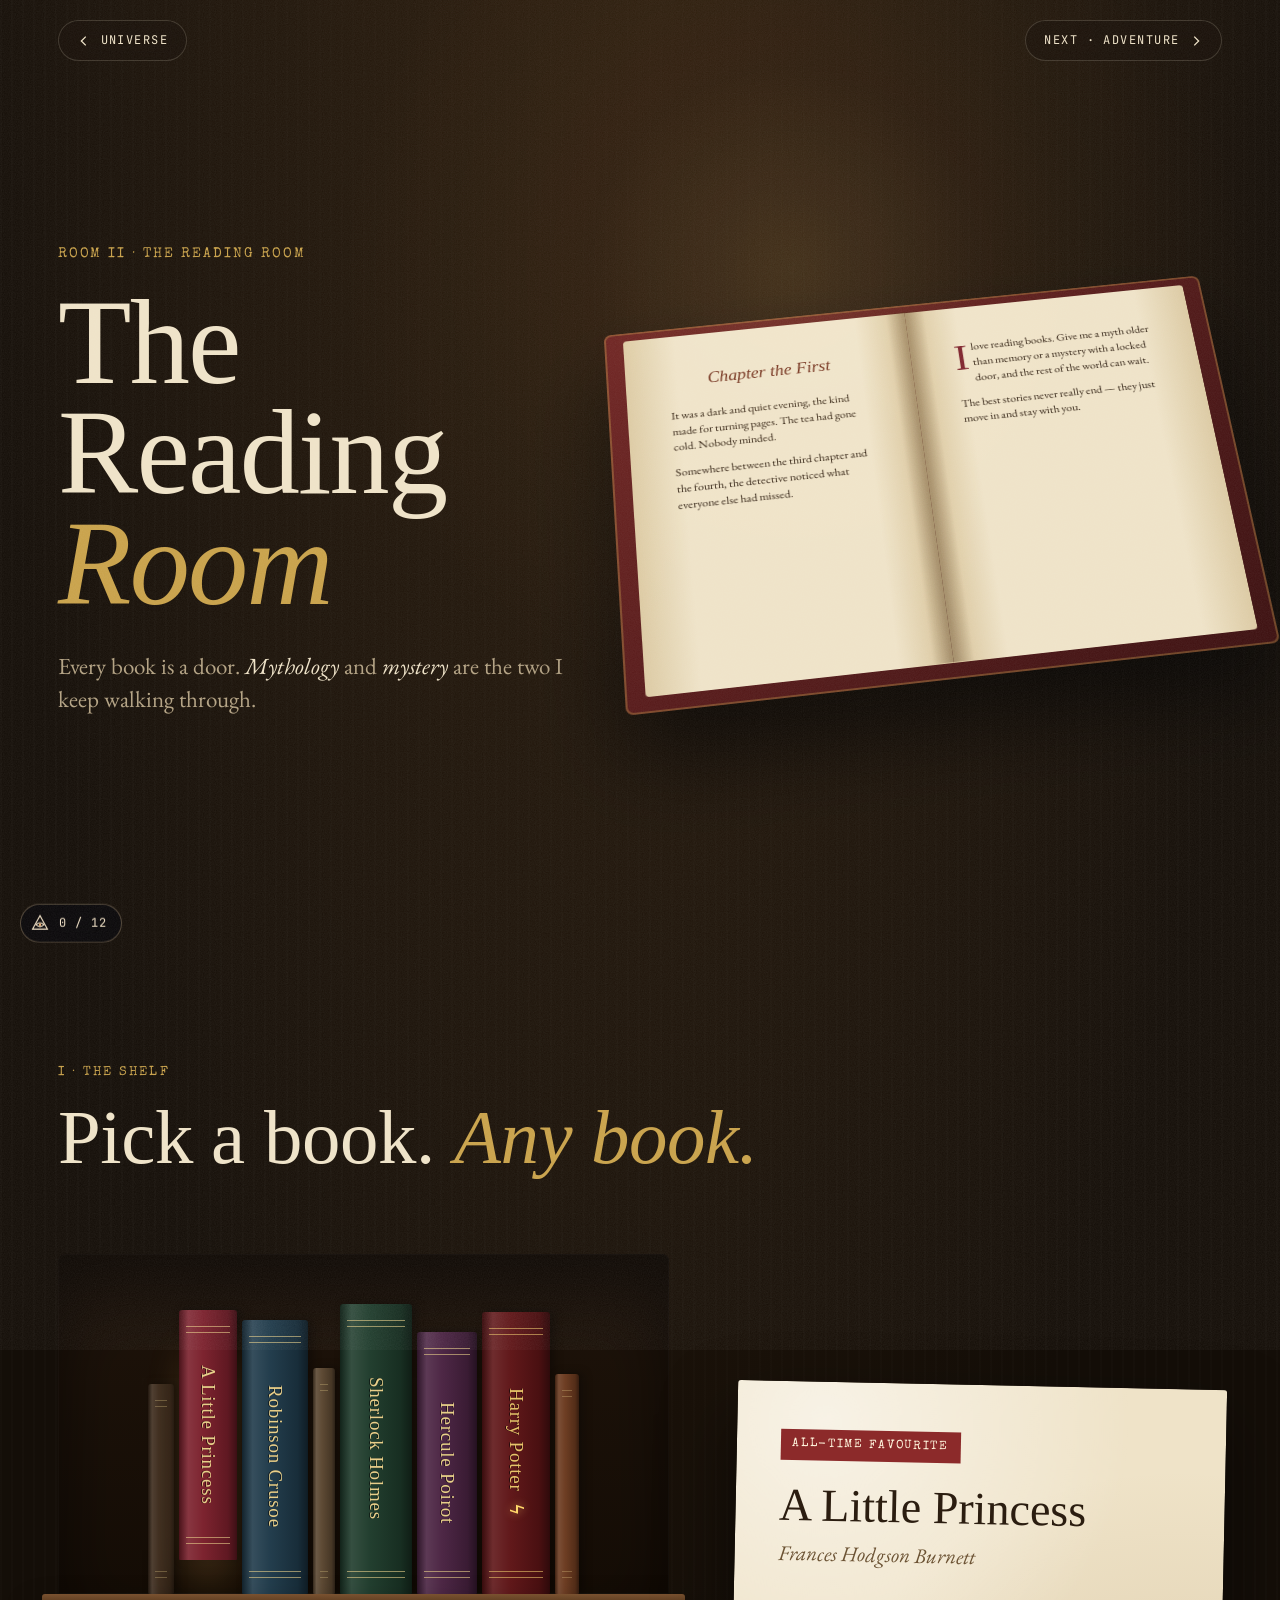
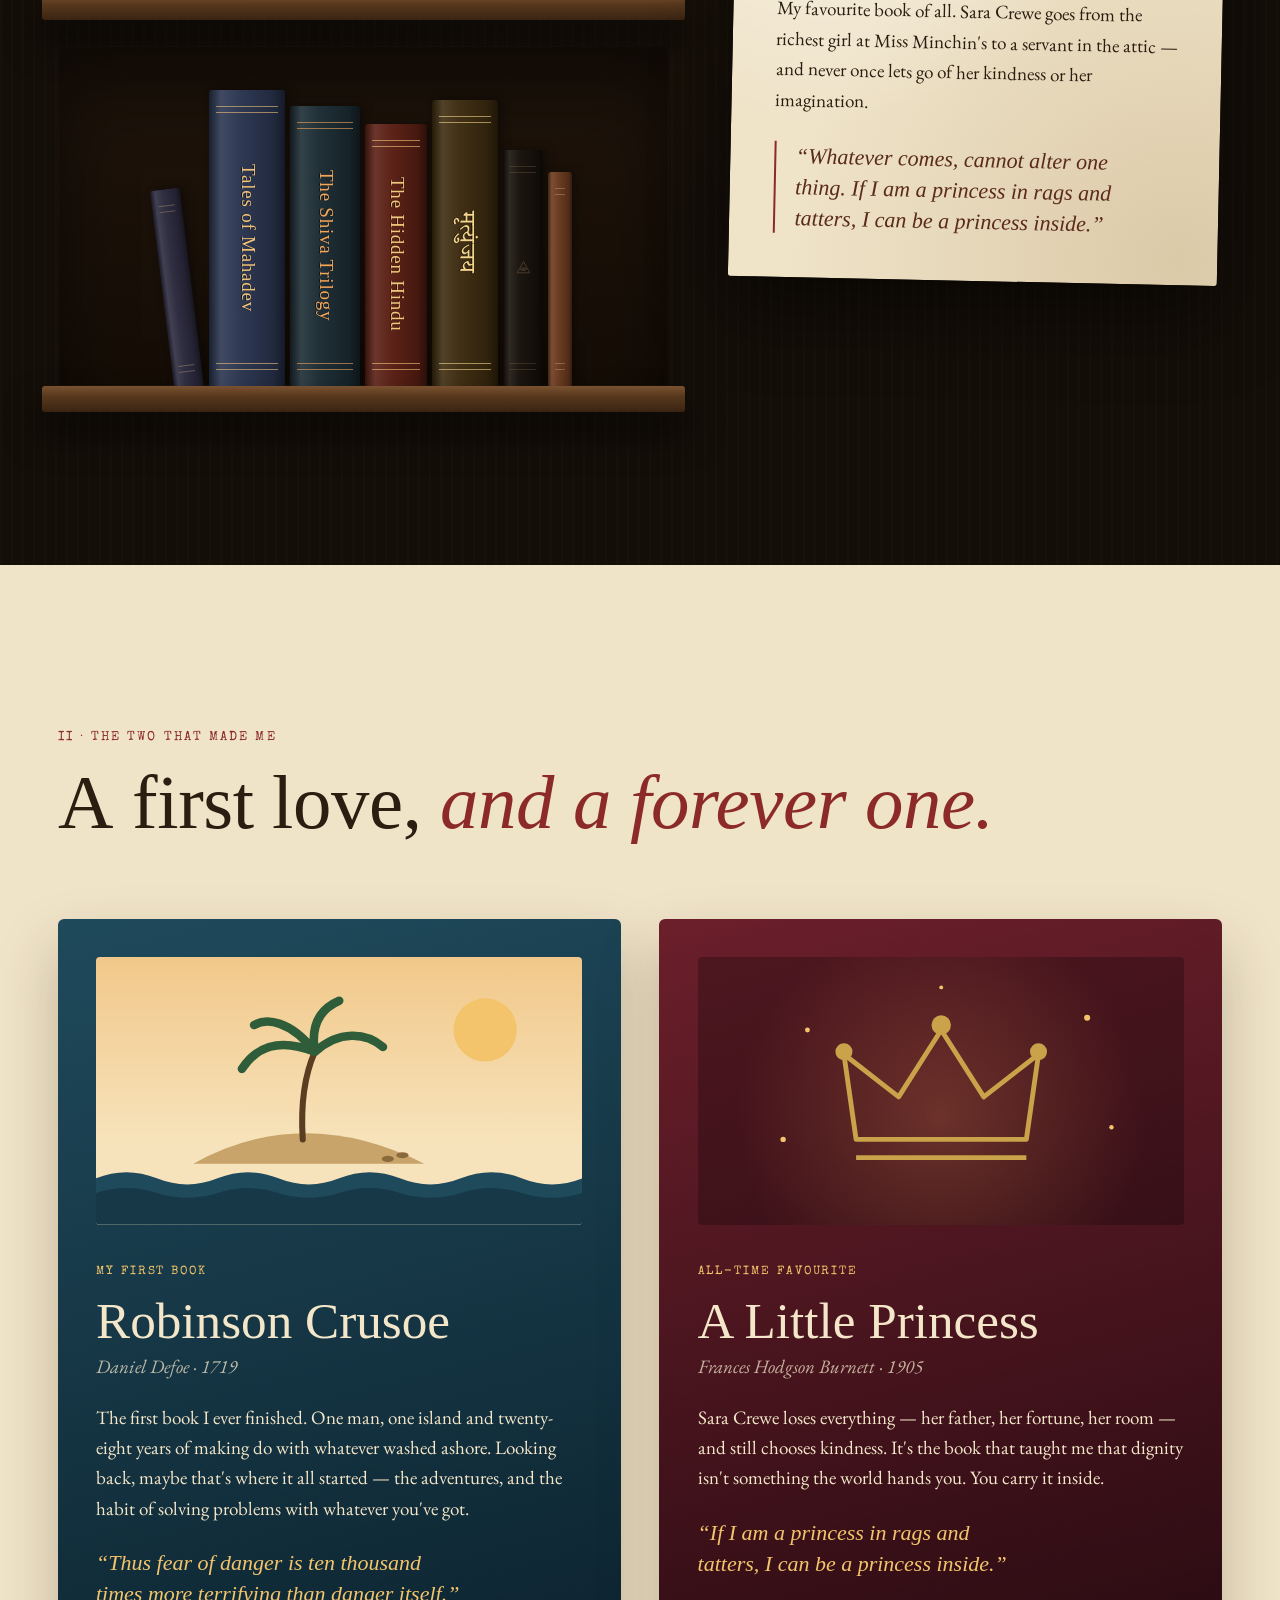
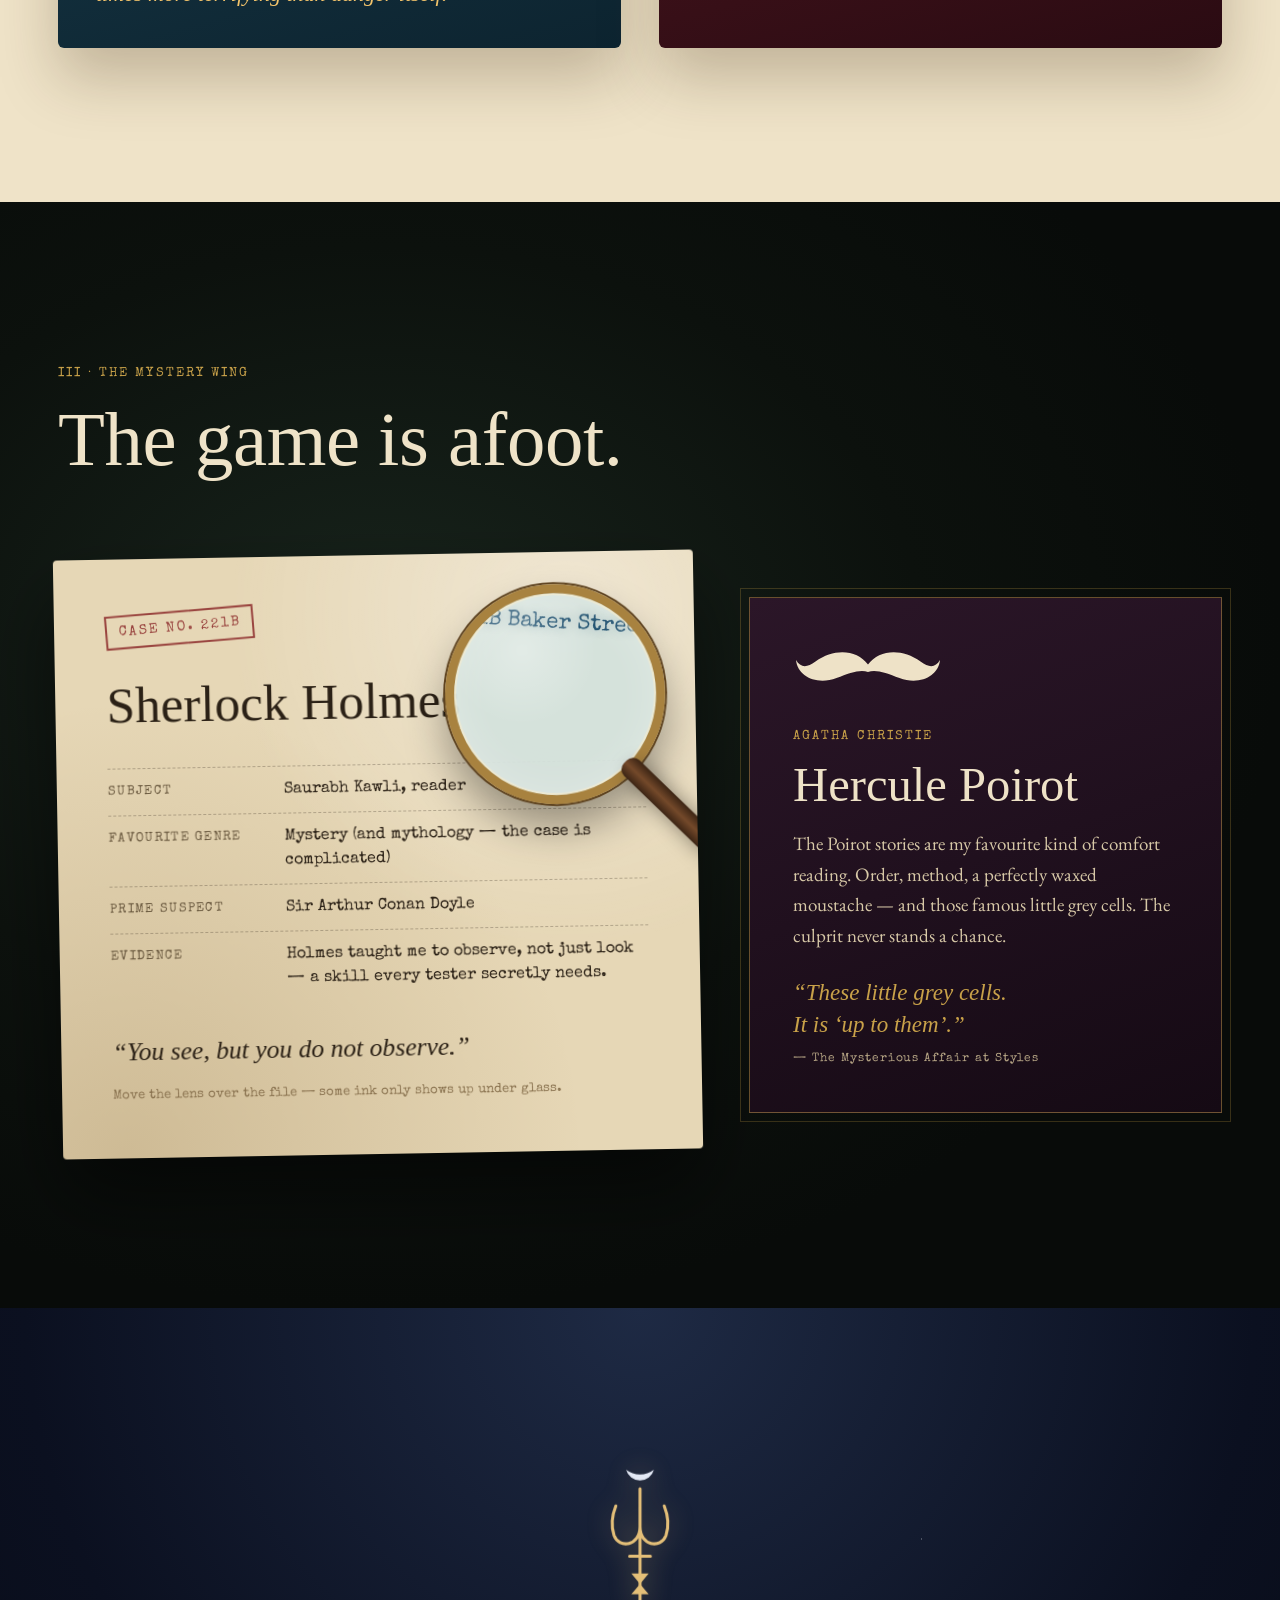
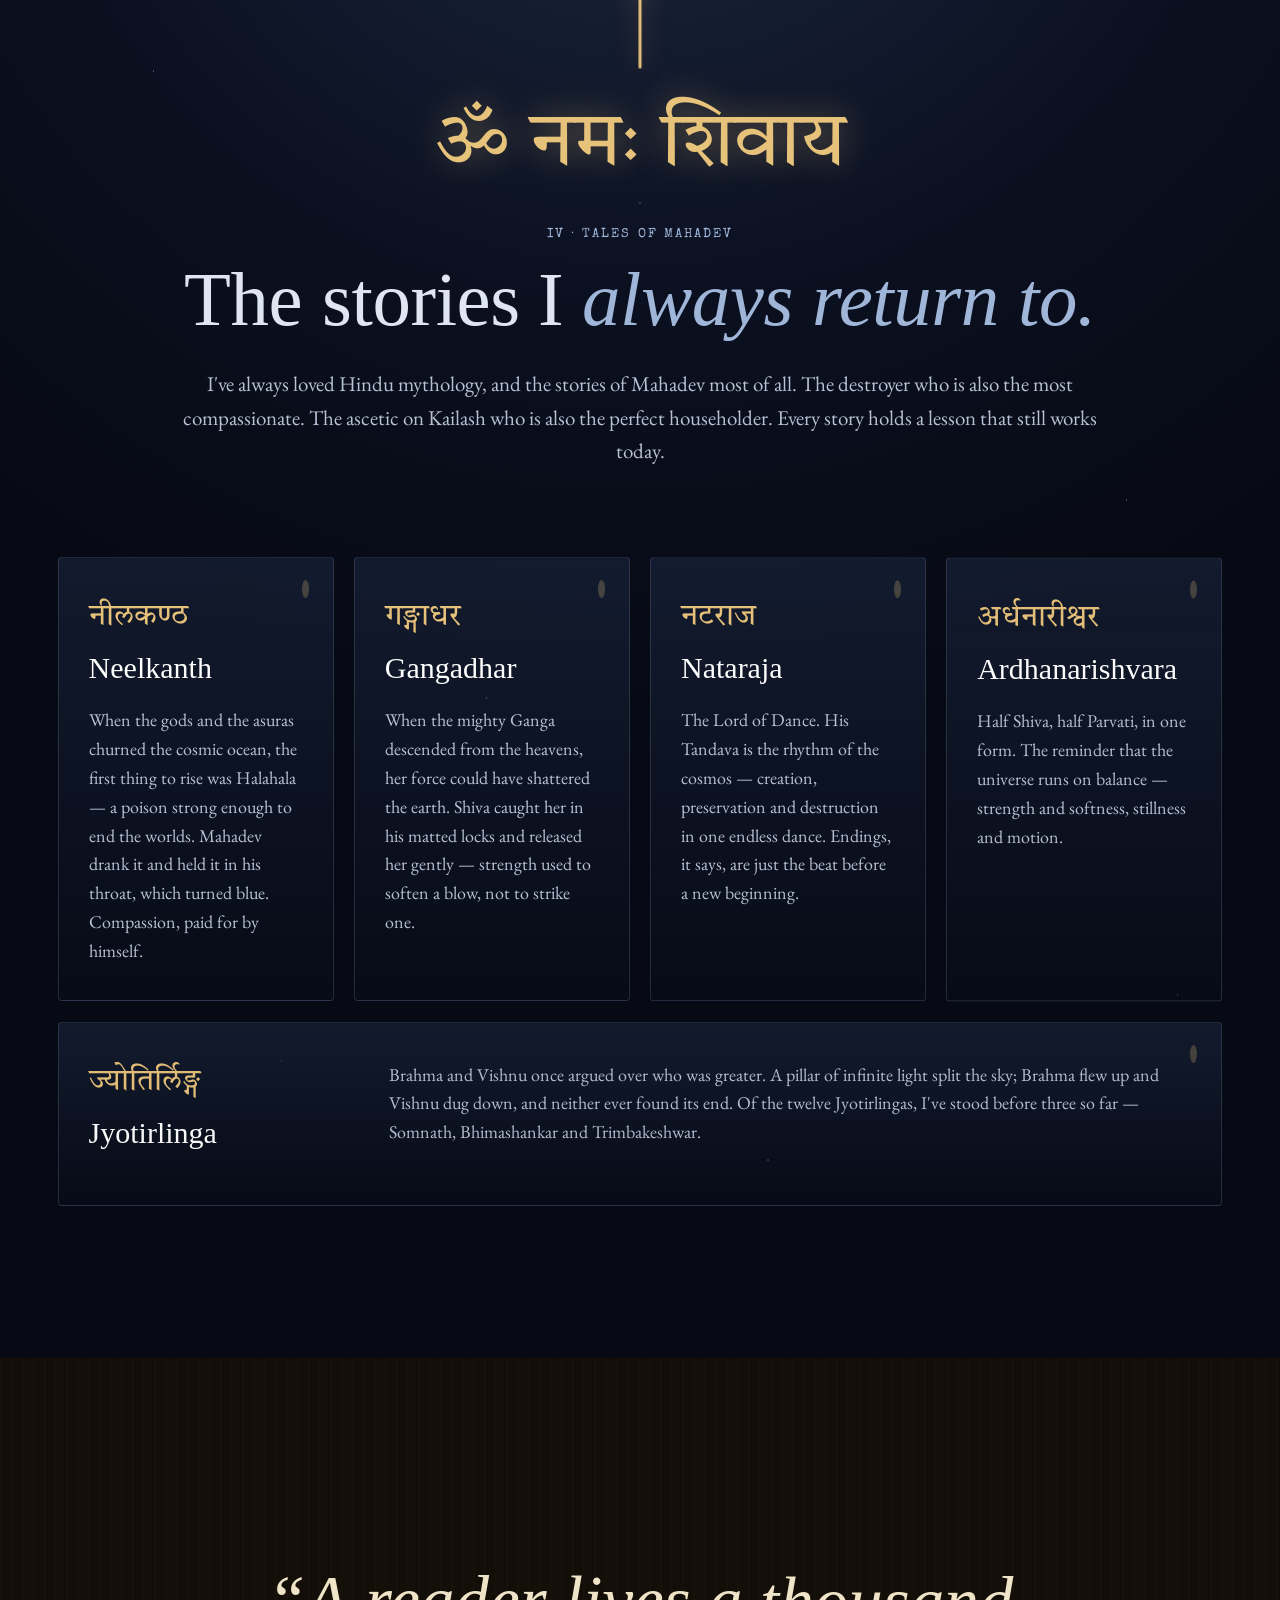
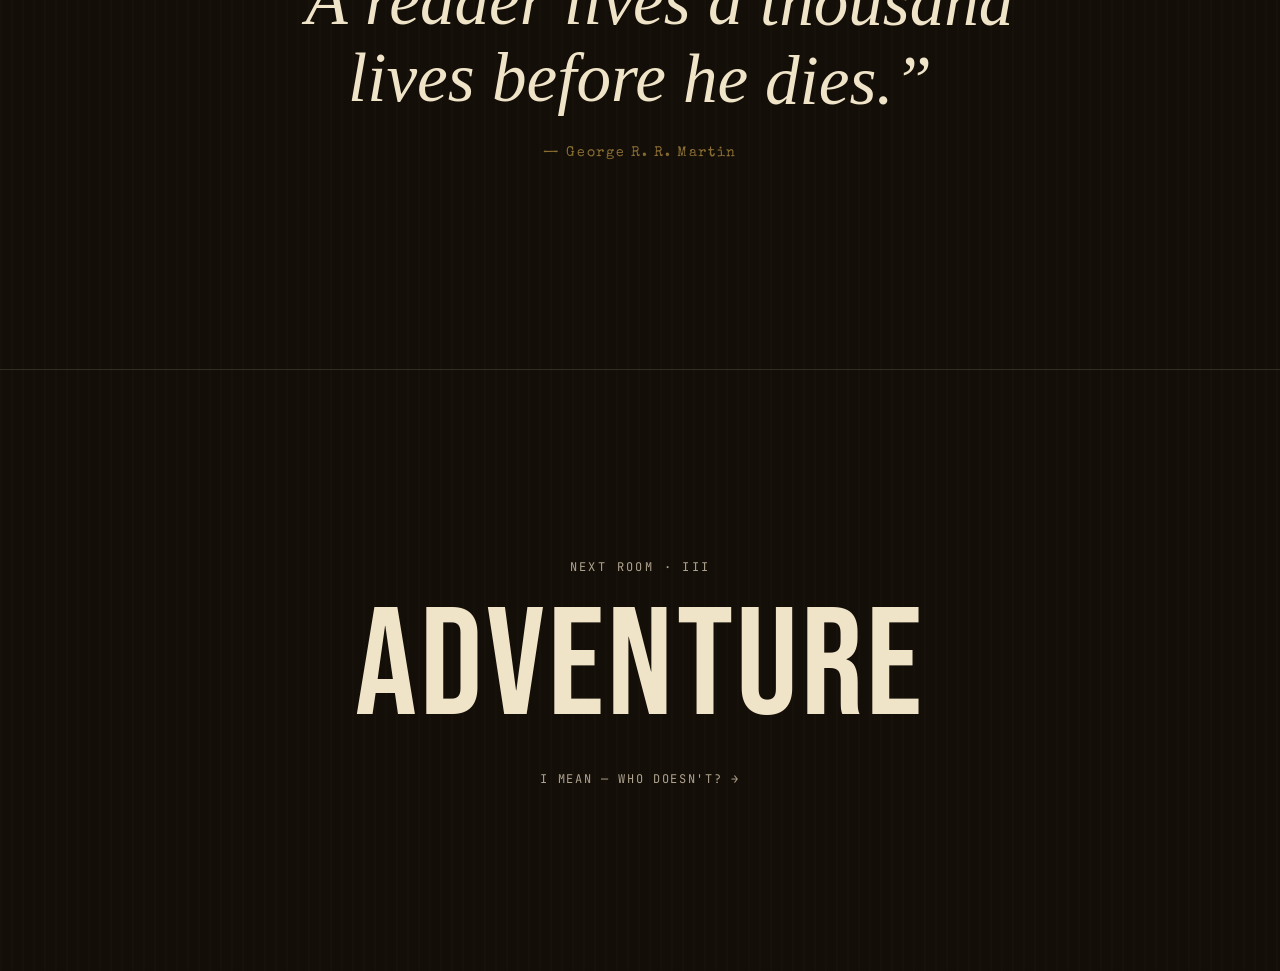
<file: books.html>
<!doctype html>
<html lang="en">
<head>
  <meta charset="utf-8" />
  <meta name="viewport" content="width=device-width, initial-scale=1" />
  <title>Books — Saurabh Kawli</title>
  <meta name="description" content="The reading room: mythology and mystery, Sherlock Holmes and Hercule Poirot, A Little Princess, Robinson Crusoe and the stories of Mahadev." />
  <meta name="theme-color" content="#1a120b" />
  <meta property="og:title" content="Books — Saurabh Kawli" />
  <link rel="icon" href="assets/img/favicon.svg" type="image/svg+xml" />
  <link rel="preconnect" href="https://fonts.googleapis.com" />
  <link rel="preconnect" href="https://fonts.gstatic.com" crossorigin />
  <link href="https://fonts.googleapis.com/css2?family=IM+Fell+English:ital@0;1&family=EB+Garamond:ital,wght@0,400;0,500;1,400&family=Tiro+Devanagari+Sanskrit&family=Special+Elite&family=Instrument+Serif:ital@0;1&family=Inter+Tight:wght@400;500;600&family=JetBrains+Mono:wght@400;500&display=swap" rel="stylesheet" />
  <link href="https://fonts.googleapis.com/css2?family=Bebas+Neue&display=swap&text=Adventure" rel="stylesheet" />
  <link rel="stylesheet" href="assets/css/core.css" />
  <link rel="stylesheet" href="assets/css/books.css" />
  <script>
    document.documentElement.classList.add("js");
    try { var p = JSON.parse(sessionStorage.getItem("sk-pt")); if (p) { var d = document.documentElement; d.classList.add("pt-enter"); d.style.setProperty("--pt-color", p.color || "#1a120b"); d.style.setProperty("--pt-ink", p.ink || "#efe3c8"); } } catch (e) {}
  </script>
</head>
<body class="page-books">
  <a class="skip-link" href="#main">Skip to content</a>
  <div class="candle" aria-hidden="true"></div>
  <div class="grain" aria-hidden="true"></div>

  <header class="page-chrome">
    <a class="chrome-link" href="index.html#beyond" data-pt-color="#05060a" data-pt-label="Universe">
      <svg viewBox="0 0 16 16" aria-hidden="true"><path d="M10 3 5 8l5 5" fill="none" stroke="currentColor" stroke-width="1.5" /></svg>Universe
    </a>
    <a class="chrome-link" href="adventure.html" data-pt-color="#e9dcc3" data-pt-ink="#2a2118" data-pt-label="Adventure">
      Next · Adventure<svg viewBox="0 0 16 16" aria-hidden="true"><path d="m6 3 5 5-5 5" fill="none" stroke="currentColor" stroke-width="1.5" /></svg>
    </a>
  </header>

  <main id="main">
    <!-- ============ Hero ============ -->
    <section class="b-hero">
      <div class="b-hero__copy">
        <p class="b-kicker" data-reveal="fade">Room ii · The reading room</p>
        <h1 class="b-title"><span data-reveal="words">The Reading</span> <em data-reveal="words" data-delay="0.15">Room</em></h1>
        <p class="b-sub" data-reveal data-delay="0.35">Every book is a door. <span>Mythology</span> and <span>mystery</span> are the two I keep walking through.</p>
      </div>
      <div class="tome" aria-hidden="true">
        <div class="tome__book">
          <div class="tome__page tome__page--left">
            <span class="tome__chapter">Chapter the First</span>
            <p>It was a dark and quiet evening, the kind made for turning pages. The tea had gone cold. Nobody minded.</p>
            <p>Somewhere between the third chapter and the fourth, the detective noticed what everyone else had missed.</p>
          </div>
          <div class="tome__page tome__page--right">
            <p><b>I</b> love reading books. Give me a myth older than memory or a mystery with a locked door, and the rest of the world can wait.</p>
            <p>The best stories never really end — they just move in and stay with you.</p>
          </div>
          <div class="tome__flip" style="--i:0"></div>
          <div class="tome__flip" style="--i:1"></div>
          <div class="tome__flip" style="--i:2"></div>
        </div>
      </div>
    </section>

    <!-- ============ Shelf ============ -->
    <section class="b-shelf">
      <div class="b-wrap">
        <header class="b-head">
          <span class="b-label">I · The shelf</span>
          <h2 data-reveal="words">Pick a book. <em>Any book.</em></h2>
        </header>
        <div class="shelf-grid">
          <div class="bookcase" role="group" aria-label="My bookshelf">
            <div class="shelf">
              <span class="spine spine--deco" style="--w:26px;--h:210px;--c:#3b2a1c" aria-hidden="true"></span>
              <button class="spine" data-book="princess" style="--w:58px;--h:250px;--c:#7a1f2b"><span>A Little Princess</span></button>
              <button class="spine" data-book="crusoe" style="--w:66px;--h:274px;--c:#1f3a4a"><span>Robinson Crusoe</span></button>
              <span class="spine spine--deco" style="--w:22px;--h:226px;--c:#5a4630" aria-hidden="true"></span>
              <button class="spine" data-book="sherlock" style="--w:72px;--h:290px;--c:#1e3b2b"><span>Sherlock Holmes</span></button>
              <button class="spine" data-book="poirot" style="--w:60px;--h:262px;--c:#4a2342"><span>Hercule Poirot</span></button>
              <button class="spine spine--hp" data-book="potter" style="--w:68px;--h:282px;--c:#5e1416"><span>Harry Potter <i>ϟ</i></span></button>
              <span class="spine spine--deco" style="--w:24px;--h:220px;--c:#6b3a1f" aria-hidden="true"></span>
            </div>
            <div class="shelf">
              <span class="spine spine--deco spine--lean" style="--w:30px;--h:200px;--c:#2c2a3e" aria-hidden="true"></span>
              <button class="spine spine--shiva" data-book="shiva" style="--w:76px;--h:296px;--c:#2a3550"><span>Tales of Mahadev</span></button>
              <button class="spine spine--meluha" data-book="meluha" style="--w:70px;--h:280px;--c:#1c2c34"><span>The Shiva Trilogy</span></button>
              <button class="spine spine--hindu" data-book="hidden" style="--w:62px;--h:262px;--c:#5a1f14"><span>The Hidden Hindu</span></button>
              <button class="spine spine--karna" data-book="mrityunjay" style="--w:66px;--h:286px;--c:#3d2c10"><span lang="mr">मृत्युंजय</span></button>
              <div class="spine spine--blank" data-book="untitled" style="--w:40px;--h:236px;--c:#17110b"><button class="sigil" data-fragment="books-shelf" aria-label="A book without a title"></button></div>
              <span class="spine spine--deco" style="--w:24px;--h:214px;--c:#6b3a1f" aria-hidden="true"></span>
            </div>
          </div>
          <article class="book-card" aria-live="polite">
            <span class="book-card__tag" data-bc="tag">Favourite</span>
            <h3 data-bc="title">A Little Princess</h3>
            <p class="book-card__author" data-bc="author">Frances Hodgson Burnett</p>
            <p class="book-card__note" data-bc="note"></p>
            <blockquote data-bc="quote"></blockquote>
          </article>
        </div>
      </div>
    </section>

    <!-- ============ Two books that made me ============ -->
    <section class="b-made">
      <div class="b-wrap">
        <header class="b-head">
          <span class="b-label">II · The two that made me</span>
          <h2 data-reveal="words">A first love, <em>and a forever one.</em></h2>
        </header>
        <div class="made">
          <article class="made__card made__card--crusoe" data-reveal>
            <svg class="made__art" viewBox="0 0 400 220" aria-hidden="true">
              <circle cx="320" cy="60" r="26" fill="#f3c46b" />
              <path class="island" d="M80 170 Q170 120 270 170 Z" fill="#c9a46a" />
              <path d="M170 150 C168 118 172 96 180 78" stroke="#5b3d22" stroke-width="5" fill="none" stroke-linecap="round" />
              <path class="palm" d="M180 78 C150 66 132 74 120 92 M180 78 C200 60 222 62 236 74 M180 78 C176 54 186 42 200 36 M180 78 C160 52 140 50 130 56" stroke="#2f5d3a" stroke-width="7" fill="none" stroke-linecap="round" />
              <path class="wave wave--back" d="M0 182 Q25 172 50 182 T100 182 T150 182 T200 182 T250 182 T300 182 T350 182 T400 182 T450 182 T500 182 V220 H0Z" fill="#1f4a5c" />
              <path class="wave wave--front" d="M0 194 Q25 186 50 194 T100 194 T150 194 T200 194 T250 194 T300 194 T350 194 T400 194 T450 194 T500 194 V220 H0Z" fill="#163847" />
              <ellipse cx="240" cy="166" rx="5" ry="2.5" fill="#8a6a3c" /><ellipse cx="252" cy="163" rx="5" ry="2.5" fill="#8a6a3c" />
            </svg>
            <span class="made__tag">My first book</span>
            <h3>Robinson Crusoe</h3>
            <p class="made__by">Daniel Defoe · 1719</p>
            <p>The first book I ever finished. One man, one island and twenty-eight years of making do with whatever washed ashore. Looking back, maybe that's where it all started — the adventures, and the habit of solving problems with whatever you've got.</p>
            <blockquote>“Thus fear of danger is ten thousand times more terrifying than danger itself.”</blockquote>
          </article>
          <article class="made__card made__card--princess" data-reveal data-delay="0.15">
            <svg class="made__art" viewBox="0 0 400 220" aria-hidden="true">
              <g class="crown"><path d="M130 150 L120 80 L165 115 L200 60 L235 115 L280 80 L270 150 Z" fill="none" stroke="#c9a24a" stroke-width="4" stroke-linejoin="round" /><circle cx="120" cy="78" r="7" fill="#c9a24a" /><circle cx="200" cy="56" r="8" fill="#c9a24a" /><circle cx="280" cy="78" r="7" fill="#c9a24a" /><path d="M130 165 H270" stroke="#c9a24a" stroke-width="4" /></g>
              <g class="sparks"><circle cx="90" cy="60" r="2" /><circle cx="320" cy="50" r="2.5" /><circle cx="340" cy="140" r="1.8" /><circle cx="70" cy="150" r="2.2" /><circle cx="200" cy="25" r="1.6" /></g>
            </svg>
            <span class="made__tag">All-time favourite</span>
            <h3>A Little Princess</h3>
            <p class="made__by">Frances Hodgson Burnett · 1905</p>
            <p>Sara Crewe loses everything — her father, her fortune, her room — and still chooses kindness. It's the book that taught me that dignity isn't something the world hands you. You carry it inside.</p>
            <blockquote>“If I am a princess in rags and tatters, I can be a princess inside.”</blockquote>
          </article>
        </div>
      </div>
    </section>

    <!-- ============ Mystery wing ============ -->
    <section class="b-mystery">
      <div class="b-wrap">
        <header class="b-head b-head--light">
          <span class="b-label">III · The mystery wing</span>
          <h2 data-reveal="words">The game is afoot.</h2>
        </header>
        <div class="mystery">
          <div class="casefile" data-lens data-cursor="Inspect">
            <div class="casefile__layer casefile__layer--plain">
              <p class="casefile__stamp">Case No. 221B</p>
              <h3>Sherlock Holmes</h3>
              <dl>
                <div><dt>Subject</dt><dd>Saurabh Kawli, reader</dd></div>
                <div><dt>Favourite genre</dt><dd>Mystery (and mythology — the case is complicated)</dd></div>
                <div><dt>Prime suspect</dt><dd>Sir Arthur Conan Doyle</dd></div>
                <div><dt>Evidence</dt><dd>Holmes taught me to observe, not just look — a skill every tester secretly needs.</dd></div>
              </dl>
              <p class="casefile__quote">“You see, but you do not observe.”</p>
              <p class="casefile__hint">Move the lens over the file — some ink only shows up under glass.</p>
            </div>
            <div class="casefile__layer casefile__layer--ink">
              <p class="ink ink--1">221B Baker Street</p>
              <p class="ink ink--2">“When you have eliminated the impossible, whatever remains, however improbable, must be the truth.”</p>
              <p class="ink ink--3">Footprints lead north-east…</p>
              <p class="ink ink--4">Elementary. Look closer → <button class="sigil ink__sigil" data-fragment="books-lens"></button></p>
              <svg class="ink ink--prints" viewBox="0 0 120 60"><ellipse cx="10" cy="48" rx="5" ry="8" /><ellipse cx="34" cy="38" rx="5" ry="8" /><ellipse cx="58" cy="30" rx="5" ry="8" /><ellipse cx="82" cy="20" rx="5" ry="8" /><ellipse cx="106" cy="12" rx="5" ry="8" /></svg>
            </div>
            <div class="casefile__glass" aria-hidden="true"><i></i></div>
          </div>
          <article class="poirot" data-reveal>
            <svg class="poirot__moustache" viewBox="0 0 200 70" aria-hidden="true"><path d="M100 30 C85 10 55 8 30 26 C18 35 10 34 4 24 C6 46 32 58 58 48 C76 41 90 36 100 40 C110 36 124 41 142 48 C168 58 194 46 196 24 C190 34 182 35 170 26 C145 8 115 10 100 30Z" /></svg>
            <span class="b-label">Agatha Christie</span>
            <h3>Hercule Poirot</h3>
            <p>The Poirot stories are my favourite kind of comfort reading. Order, method, a perfectly waxed moustache — and those famous little grey cells. The culprit never stands a chance.</p>
            <blockquote>“These little grey cells. It is ‘up to them’.”<cite>— The Mysterious Affair at Styles</cite></blockquote>
          </article>
        </div>
      </div>
    </section>

    <!-- ============ Mahadev ============ -->
    <section class="b-shiva">
      <div class="b-wrap">
        <header class="shiva-head">
          <svg class="trishul" viewBox="0 0 120 240" aria-hidden="true">
            <path class="trishul__moon" d="M44 8 A16.5 16.5 0 0 0 76 8 A26 26 0 0 1 44 8Z" />
            <path class="trishul__body" d="M60 236 V30 M60 74 C60 96 36 100 30 84 C26 72 28 60 32 50 M60 74 C60 96 84 100 90 84 C94 72 92 60 88 50 M48 108 H72" />
            <path class="trishul__damaru" d="M50 128 H70 L60 140 Z M50 152 H70 L60 140 Z" />
          </svg>
          <p class="shiva-om" lang="sa">ॐ नमः शिवाय</p>
          <span class="b-label">IV · Tales of Mahadev</span>
          <h2 data-reveal="words">The stories I <em>always return to.</em></h2>
          <p class="shiva-intro" data-reveal>I've always loved Hindu mythology, and the stories of Mahadev most of all. The destroyer who is also the most compassionate. The ascetic on Kailash who is also the perfect householder. Every story holds a lesson that still works today.</p>
        </header>
        <div class="tales" data-reveal="stagger">
          <article class="tale">
            <span class="tale__dev" lang="sa">नीलकण्ठ</span><h3>Neelkanth</h3>
            <p>When the gods and the asuras churned the cosmic ocean, the first thing to rise was Halahala — a poison strong enough to end the worlds. Mahadev drank it and held it in his throat, which turned blue. Compassion, paid for by himself.</p>
          </article>
          <article class="tale">
            <span class="tale__dev" lang="sa">गङ्गाधर</span><h3>Gangadhar</h3>
            <p>When the mighty Ganga descended from the heavens, her force could have shattered the earth. Shiva caught her in his matted locks and released her gently — strength used to soften a blow, not to strike one.</p>
          </article>
          <article class="tale">
            <span class="tale__dev" lang="sa">नटराज</span><h3>Nataraja</h3>
            <p>The Lord of Dance. His Tandava is the rhythm of the cosmos — creation, preservation and destruction in one endless dance. Endings, it says, are just the beat before a new beginning.</p>
          </article>
          <article class="tale">
            <span class="tale__dev" lang="sa">अर्धनारीश्वर</span><h3>Ardhanarishvara</h3>
            <p>Half Shiva, half Parvati, in one form. The reminder that the universe runs on balance — strength and softness, stillness and motion.</p>
          </article>
          <article class="tale tale--wide">
            <span class="tale__dev" lang="sa">ज्योतिर्लिङ्ग</span><h3>Jyotirlinga</h3>
            <p>Brahma and Vishnu once argued over who was greater. A pillar of infinite light split the sky; Brahma flew up and Vishnu dug down, and neither ever found its end. Of the twelve Jyotirlingas, I've stood before three so far — Somnath, Bhimashankar and Trimbakeshwar.</p>
          </article>
        </div>
      </div>
    </section>

    <!-- ============ Closing quote ============ -->
    <section class="b-close">
      <blockquote>
        <p data-reveal="words">“A reader lives a thousand lives before he dies.”</p>
        <cite data-reveal="fade" data-delay="0.3">— George R. R. Martin</cite>
      </blockquote>
    </section>

    <a class="next-hobby" href="adventure.html" data-pt-color="#e9dcc3" data-pt-ink="#2a2118" data-pt-label="Adventure" data-cursor="Enter">
      <span class="next-hobby__label">Next room · iii</span>
      <span class="next-hobby__title">Adventure</span>
      <span class="next-hobby__all">I mean — who doesn't? →</span>
    </a>
  </main>

  <script src="assets/vendor/gsap.min.js"></script>
  <script src="assets/vendor/ScrollTrigger.min.js"></script>
  <script src="assets/vendor/lenis.min.js"></script>
  <script src="assets/js/site-config.js"></script>
  <script src="assets/js/core.js"></script>
  <script src="assets/js/cipher.js"></script>
  <script src="assets/js/books.js"></script>
</body>
</html>
</file>
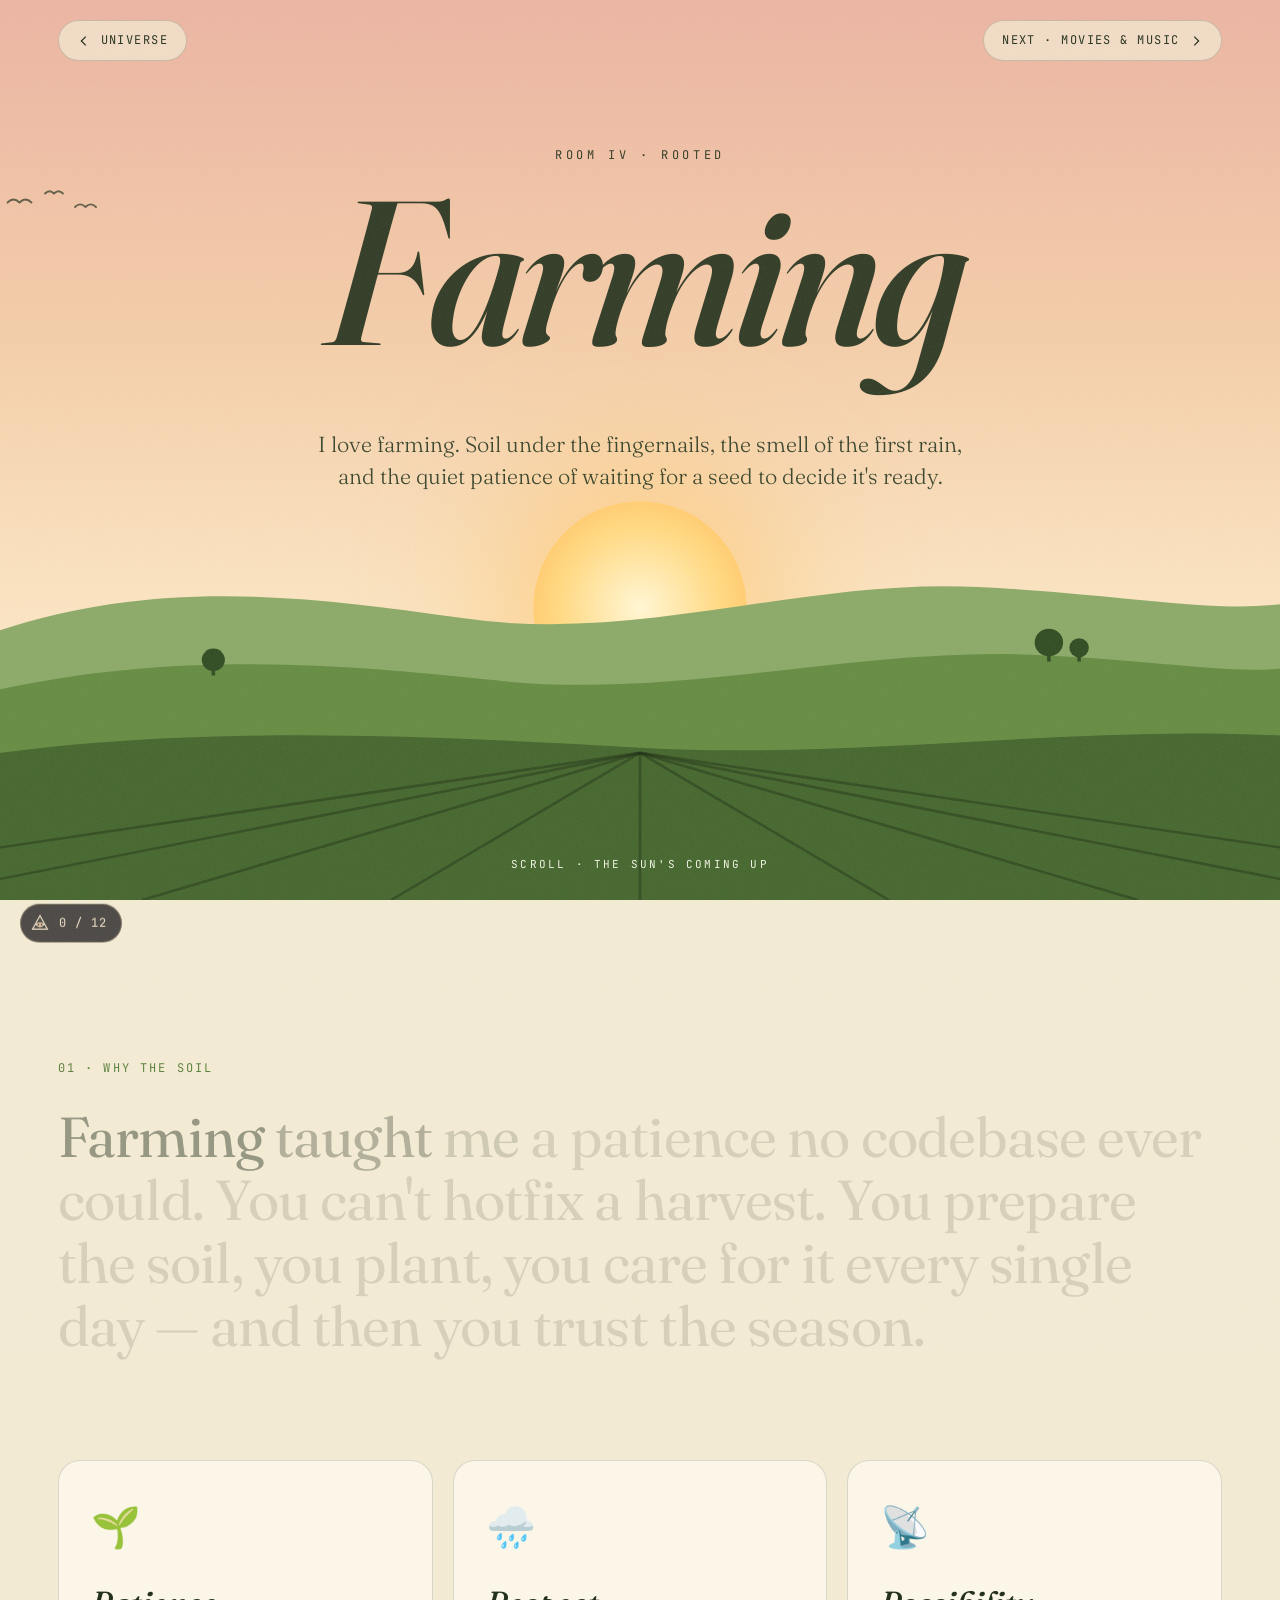
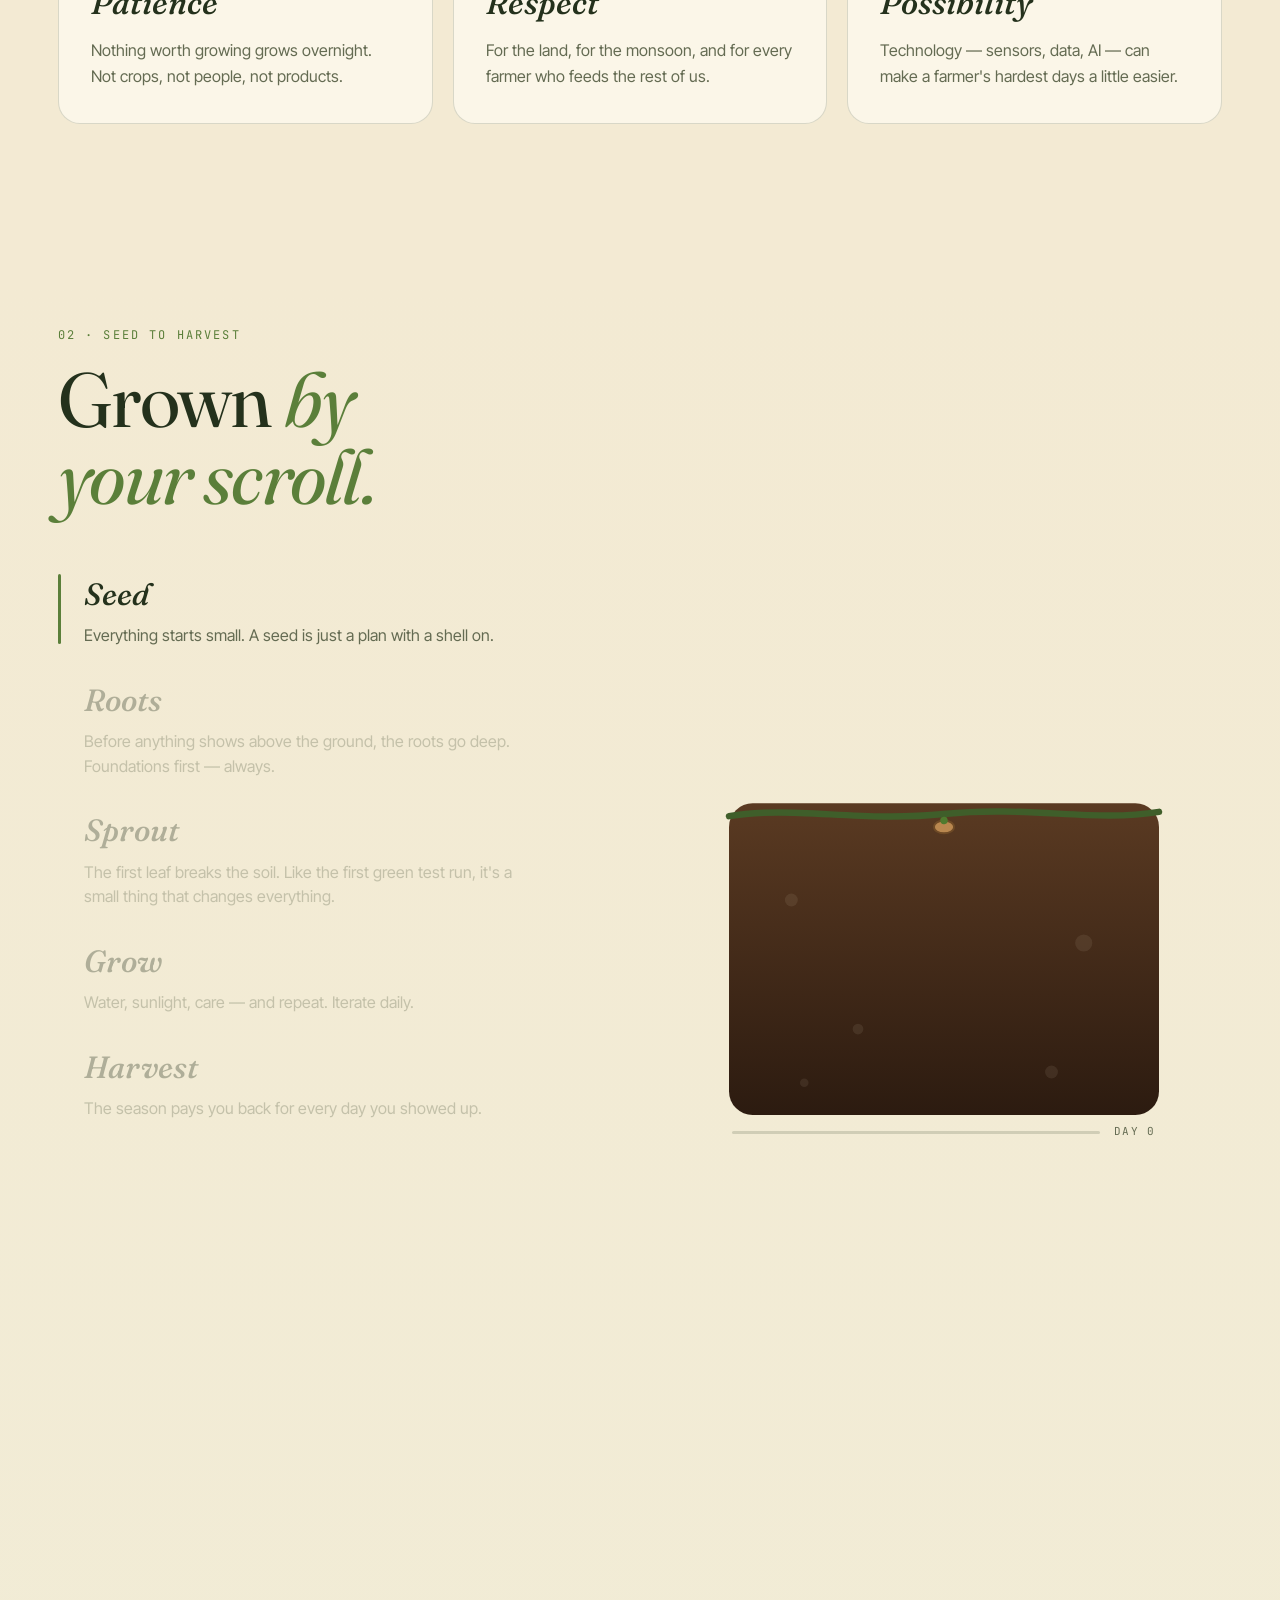
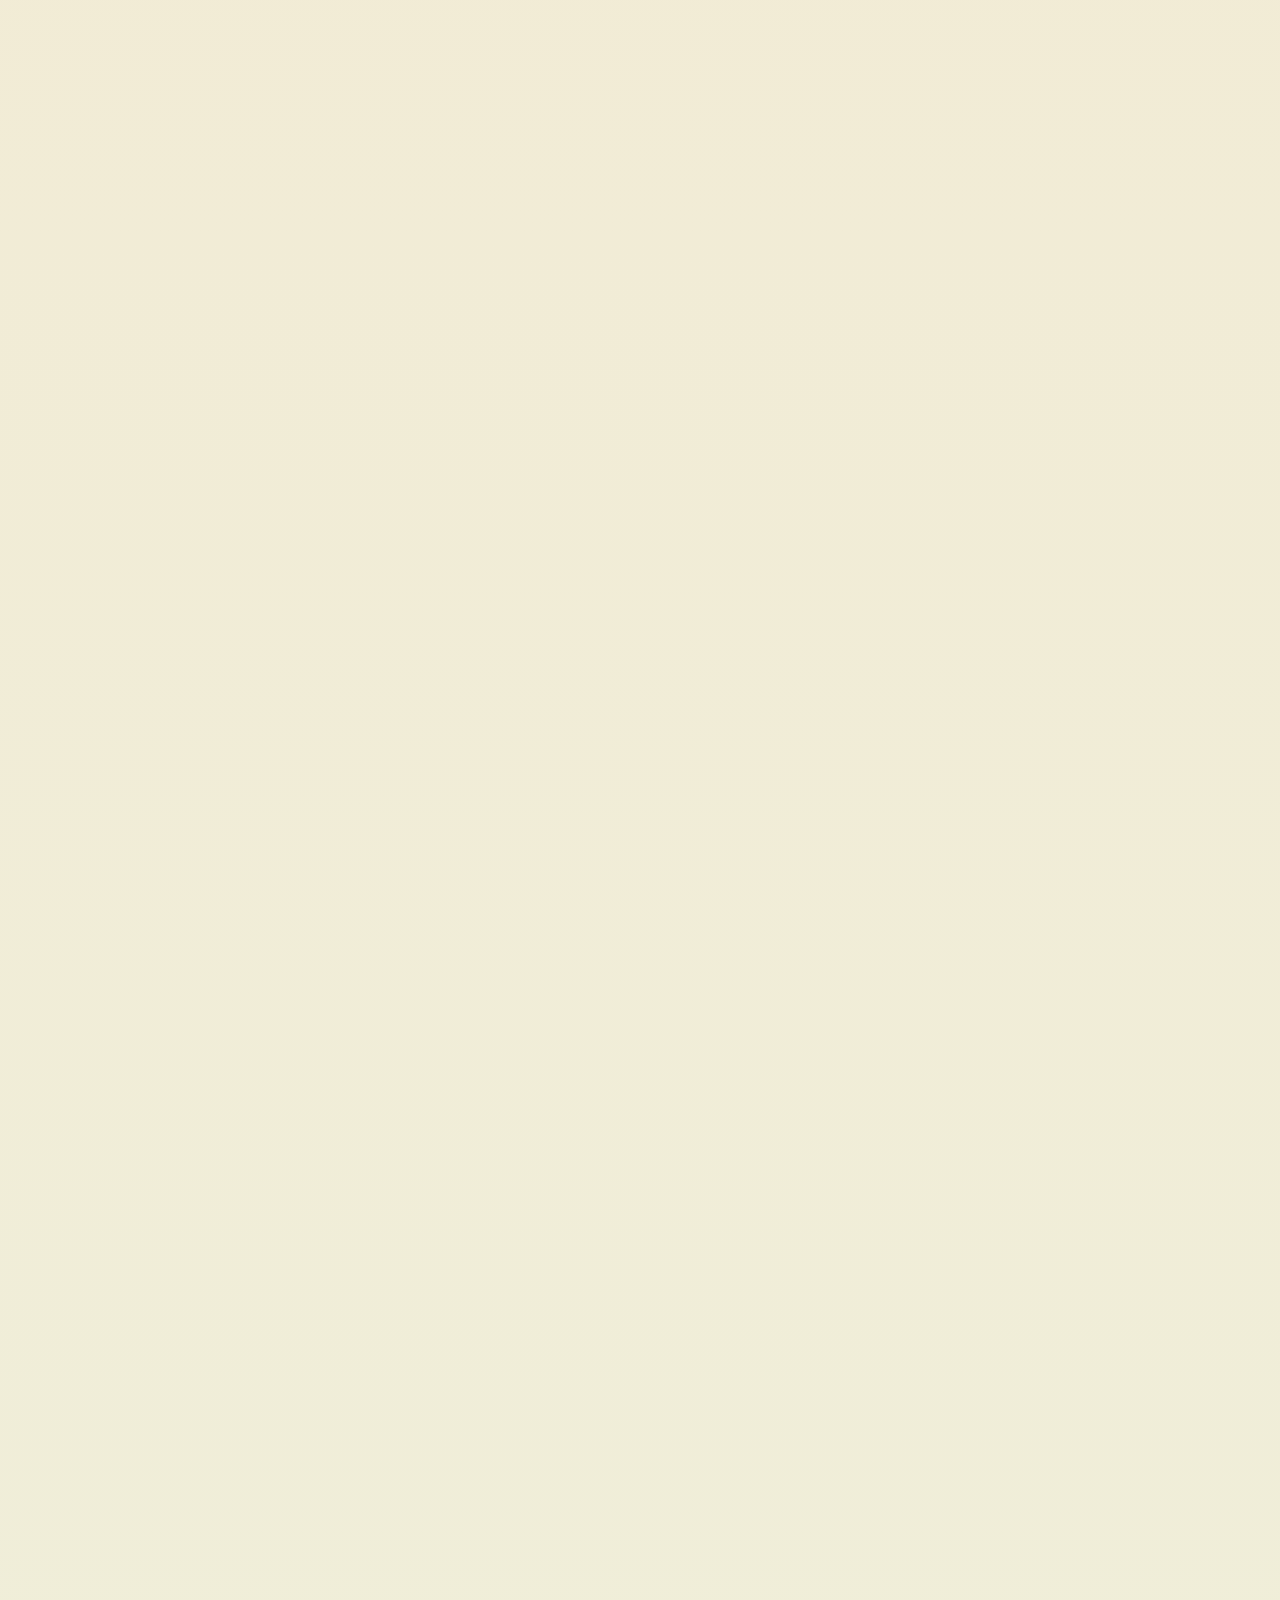
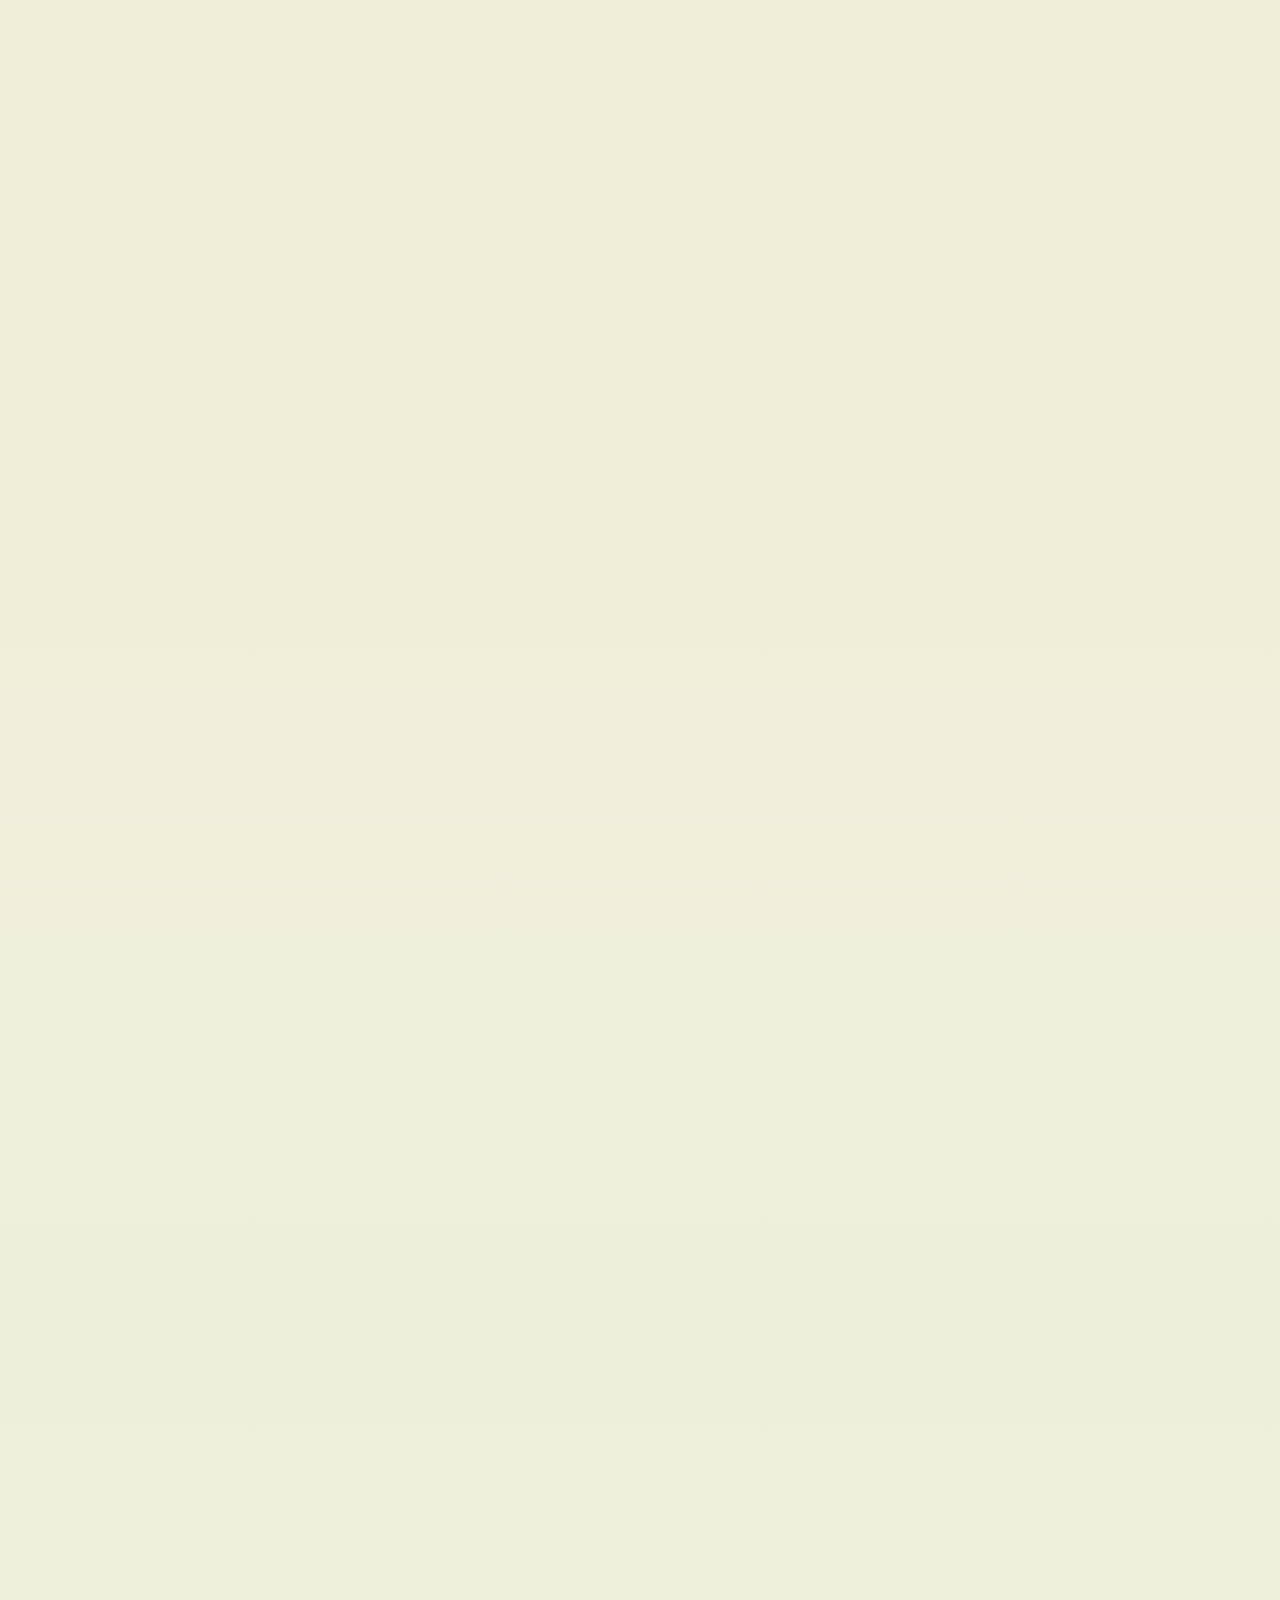
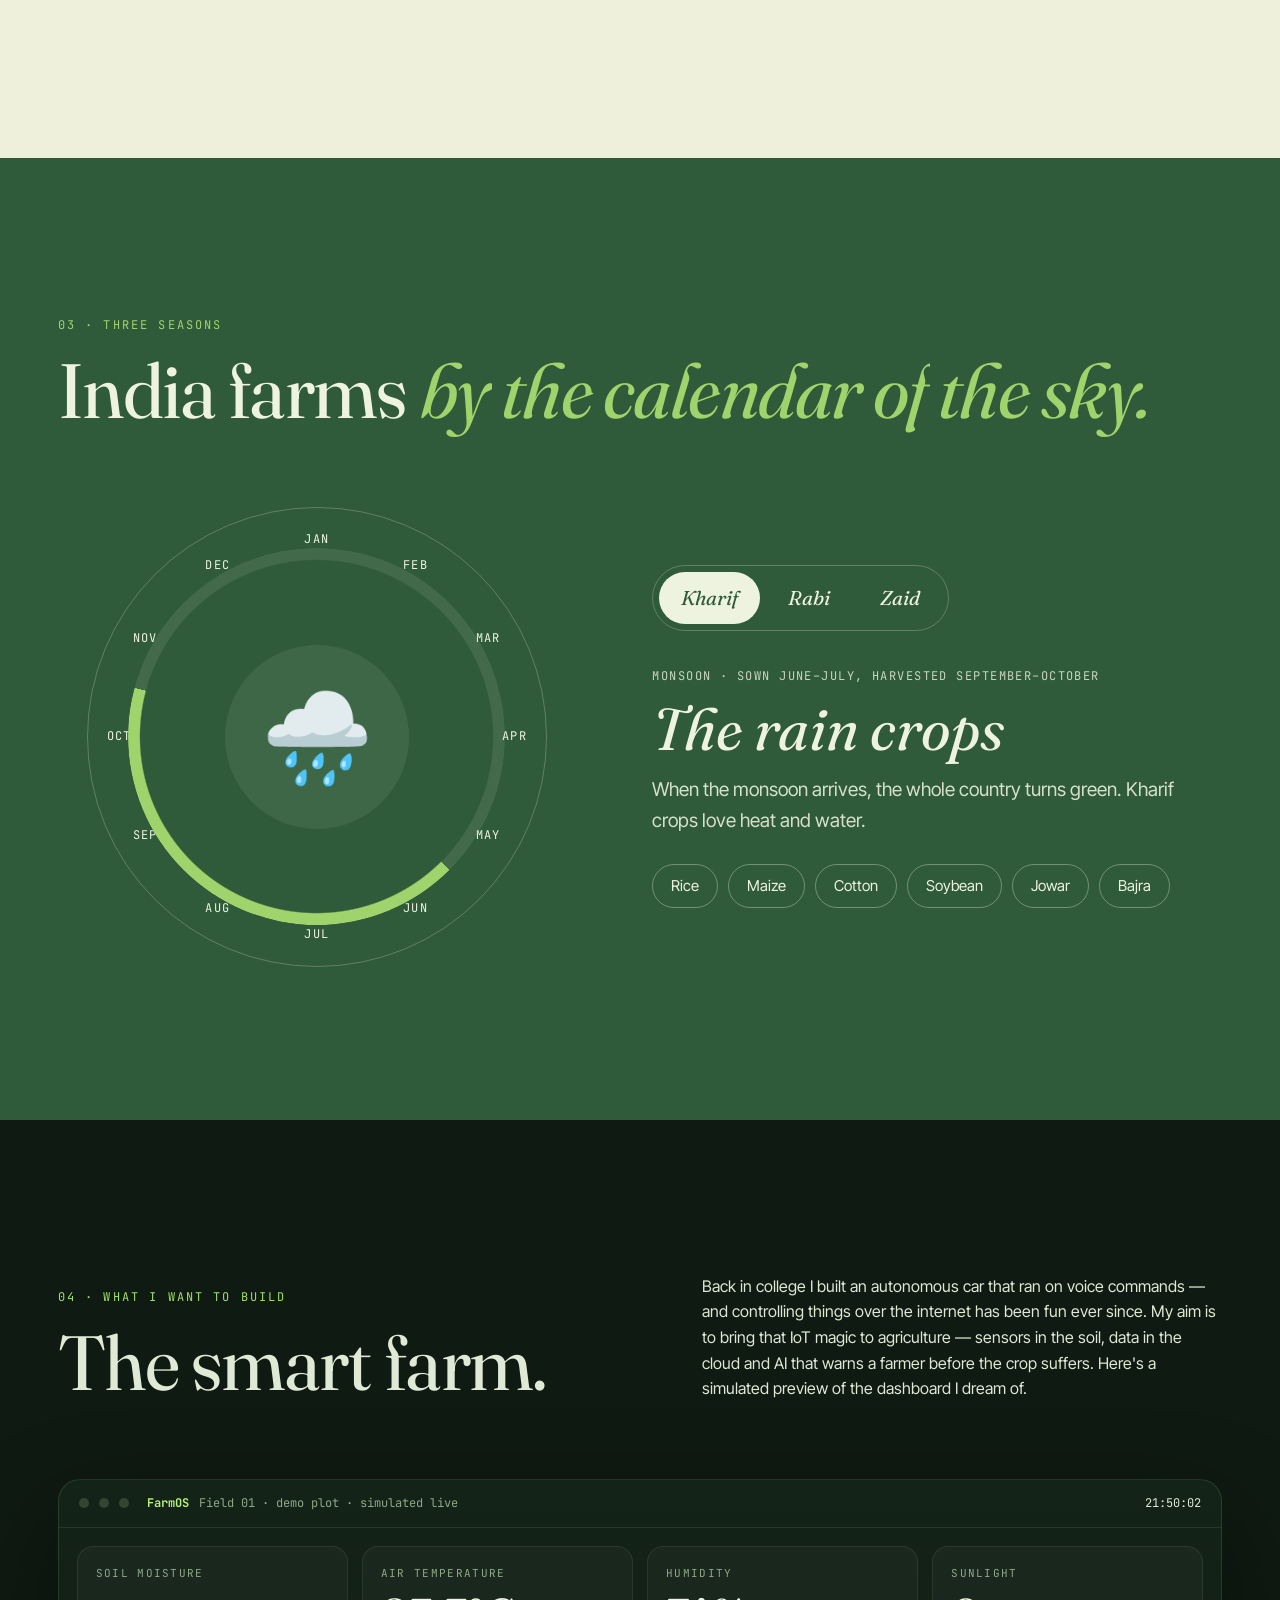
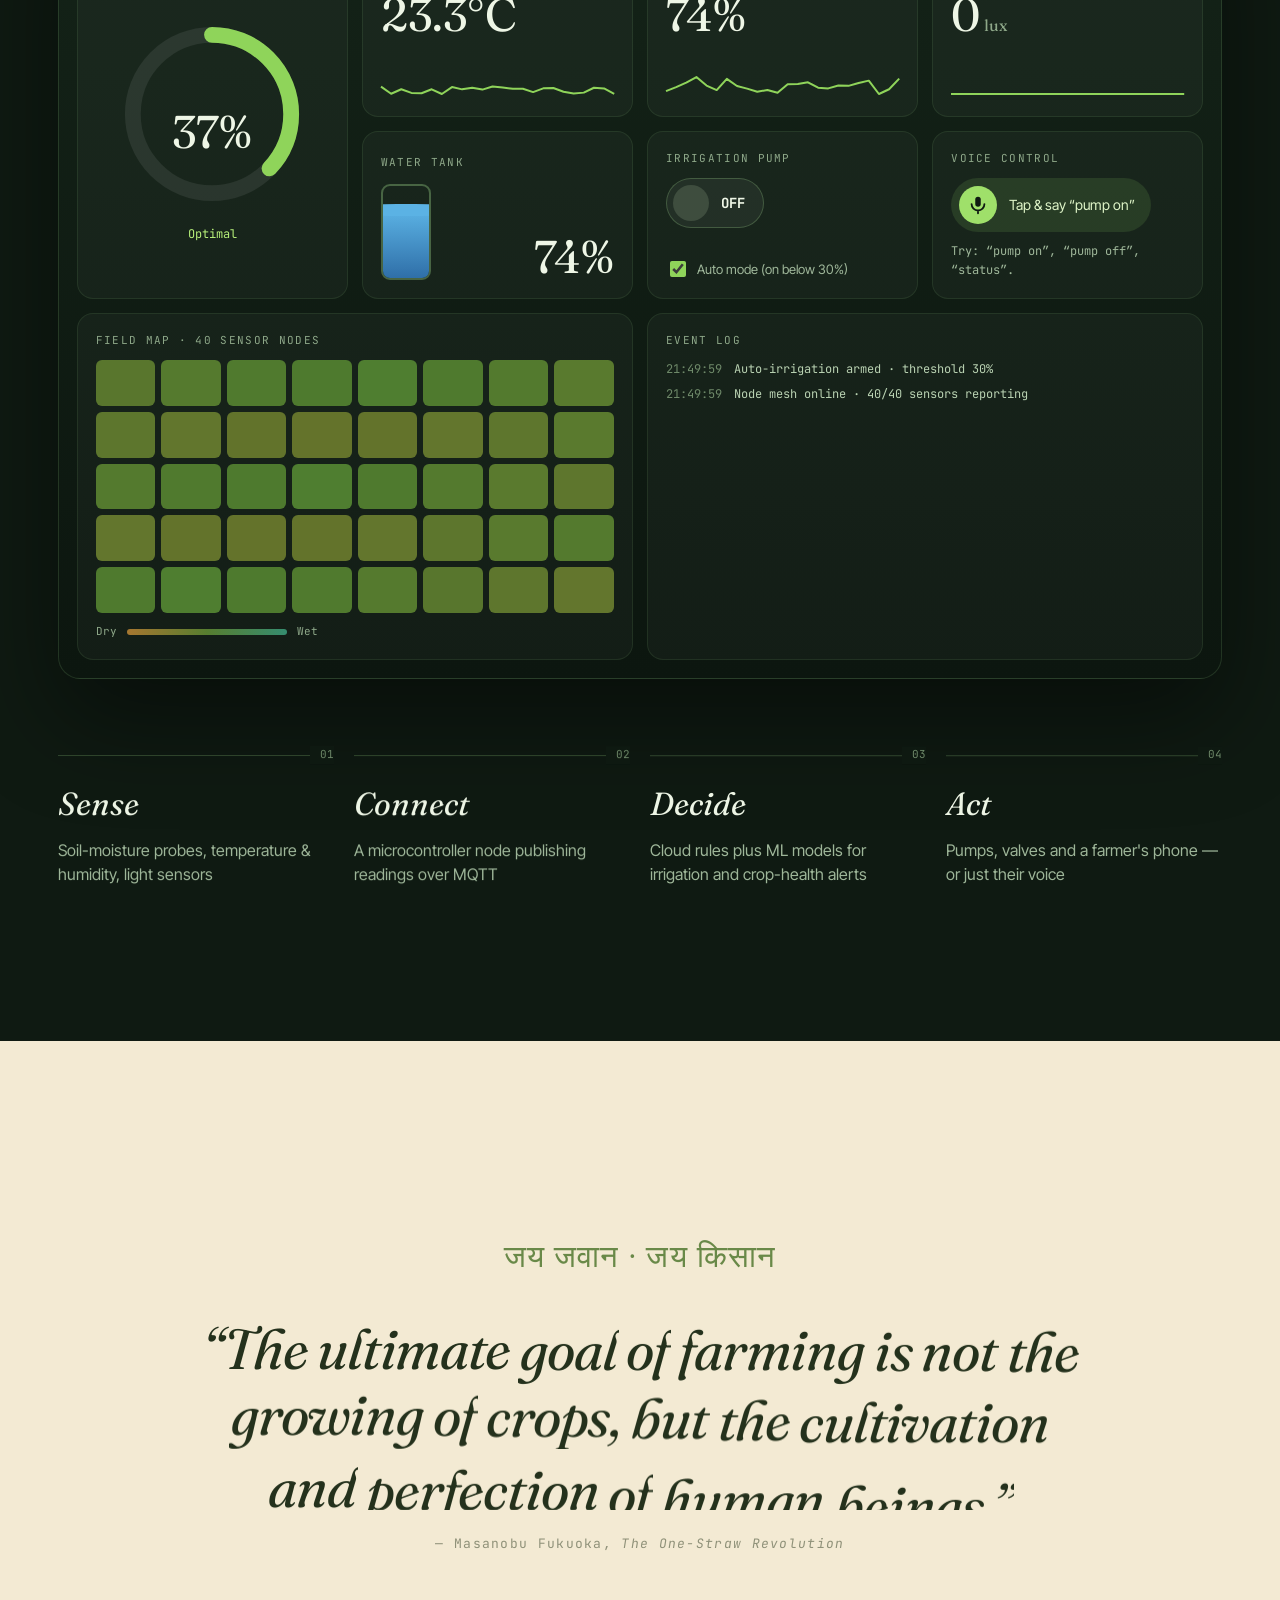
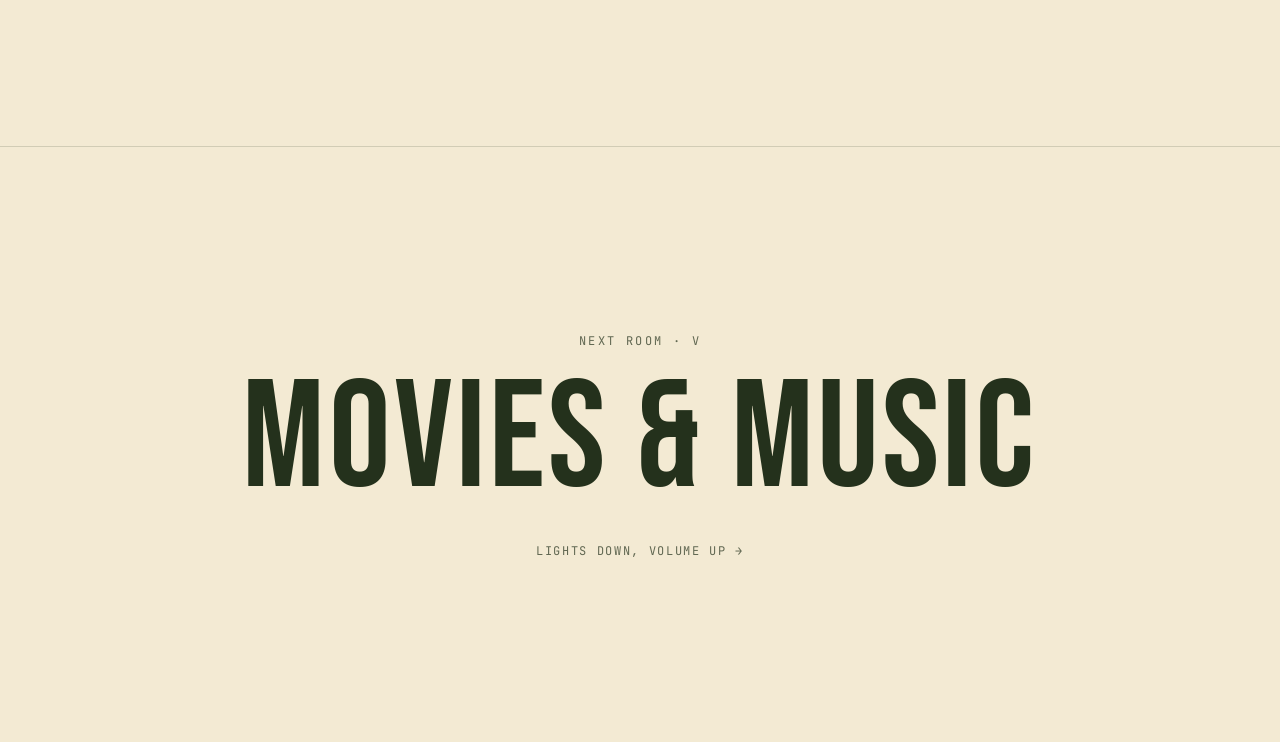
<file: farming.html>
<!doctype html>
<html lang="en">
<head>
  <meta charset="utf-8" />
  <meta name="viewport" content="width=device-width, initial-scale=1" />
  <title>Farming — Saurabh Kawli</title>
  <meta name="description" content="Why I love farming — the seasons, the soil, and the smart, IoT-powered farm I want to build." />
  <meta name="theme-color" content="#f3ead3" />
  <meta property="og:title" content="Farming — Saurabh Kawli" />
  <link rel="icon" href="assets/img/favicon.svg" type="image/svg+xml" />
  <link rel="preconnect" href="https://fonts.googleapis.com" />
  <link rel="preconnect" href="https://fonts.gstatic.com" crossorigin />
  <link href="https://fonts.googleapis.com/css2?family=Fraunces:ital,opsz,wght@0,9..144,300..700;1,9..144,300..700&family=Instrument+Serif:ital@0;1&family=Inter+Tight:wght@400;500;600&family=JetBrains+Mono:wght@400;500&display=swap" rel="stylesheet" />
  <link href="https://fonts.googleapis.com/css2?family=Bebas+Neue&display=swap&text=Movies%20%26%20Music" rel="stylesheet" />
  <link rel="stylesheet" href="assets/css/core.css" />
  <link rel="stylesheet" href="assets/css/farming.css" />
  <script>
    document.documentElement.classList.add("js");
    try { var p = JSON.parse(sessionStorage.getItem("sk-pt")); if (p) { var d = document.documentElement; d.classList.add("pt-enter"); d.style.setProperty("--pt-color", p.color || "#f3ead3"); d.style.setProperty("--pt-ink", p.ink || "#24311c"); } } catch (e) {}
  </script>
</head>
<body class="page-farm">
  <a class="skip-link" href="#main">Skip to content</a>
  <div class="grain" aria-hidden="true"></div>

  <header class="page-chrome">
    <a class="chrome-link" href="index.html#beyond" data-pt-color="#05060a" data-pt-label="Universe">
      <svg viewBox="0 0 16 16" aria-hidden="true"><path d="M10 3 5 8l5 5" fill="none" stroke="currentColor" stroke-width="1.5" /></svg>Universe
    </a>
    <a class="chrome-link" href="movies.html" data-pt-color="#07070a" data-pt-ink="#e8b04a" data-pt-label="Movies &amp; Music">
      Next · Movies &amp; Music<svg viewBox="0 0 16 16" aria-hidden="true"><path d="m6 3 5 5-5 5" fill="none" stroke="currentColor" stroke-width="1.5" /></svg>
    </a>
  </header>

  <main id="main">
    <!-- ============ Hero: sunrise over the fields ============ -->
    <section class="f-hero" data-f-hero>
      <div class="f-sky" aria-hidden="true"></div>
      <div class="f-sun" aria-hidden="true"></div>
      <svg class="f-birds" viewBox="0 0 200 60" aria-hidden="true">
        <path d="M10 30 q8 -8 16 0 q8 -8 16 0" /><path d="M60 18 q6 -6 12 0 q6 -6 12 0" /><path d="M100 36 q7 -7 14 0 q7 -7 14 0" />
      </svg>
      <div class="f-hero__copy">
        <p class="f-kicker" data-reveal="fade">Room iv · Rooted</p>
        <h1 class="f-title" data-reveal="chars">Farming</h1>
        <p class="f-sub" data-reveal data-delay="0.3">I love farming. Soil under the fingernails, the smell of the first rain, and the quiet patience of waiting for a seed to decide it's ready.</p>
      </div>
      <svg class="f-land" viewBox="0 0 1440 520" preserveAspectRatio="none" aria-hidden="true">
        <path class="f-hill f-hill--3" d="M0 210 C180 150 340 170 520 196 C720 226 900 150 1100 160 C1260 168 1360 190 1440 180 V520 H0Z" />
        <path class="f-hill f-hill--2" d="M0 280 C200 236 380 250 560 270 C760 292 960 232 1160 240 C1300 246 1380 262 1440 256 V520 H0Z" />
        <g class="f-trees"><circle cx="1180" cy="226" r="16" /><rect x="1178" y="232" width="4" height="16" /><circle cx="1214" cy="232" r="11" /><rect x="1212" y="236" width="4" height="12" /><circle cx="240" cy="246" r="13" /><rect x="238" y="250" width="4" height="14" /></g>
        <path class="f-hill f-hill--1" d="M0 350 C240 318 480 330 720 344 C960 358 1200 318 1440 330 V520 H0Z" />
        <g class="f-rows">
          <path d="M720 350 L-400 520" /><path d="M720 350 L-120 520" /><path d="M720 350 L160 520" /><path d="M720 350 L440 520" /><path d="M720 350 L720 520" />
          <path d="M720 350 L1000 520" /><path d="M720 350 L1280 520" /><path d="M720 350 L1560 520" /><path d="M720 350 L1840 520" />
        </g>
      </svg>
      <p class="f-hero__scroll" aria-hidden="true">Scroll · the sun's coming up</p>
    </section>

    <!-- ============ Manifesto ============ -->
    <section class="f-why">
      <div class="f-wrap">
        <span class="f-label">01 · Why the soil</span>
        <p class="f-manifesto" data-scrub-words>Farming taught me a patience no codebase ever could. You can't hotfix a harvest. You prepare the soil, you plant, you care for it every single day — and then you trust the season.</p>
        <div class="f-why__grid">
          <article class="f-card" data-reveal>
            <span class="f-card__icon" aria-hidden="true">🌱</span>
            <h3>Patience</h3>
            <p>Nothing worth growing grows overnight. Not crops, not people, not products.</p>
          </article>
          <article class="f-card" data-reveal data-delay="0.1">
            <span class="f-card__icon" aria-hidden="true">🌧️</span>
            <h3>Respect</h3>
            <p>For the land, for the monsoon, and for every farmer who feeds the rest of us.</p>
          </article>
          <article class="f-card" data-reveal data-delay="0.2">
            <span class="f-card__icon" aria-hidden="true">📡</span>
            <h3>Possibility</h3>
            <p>Technology — sensors, data, AI — can make a farmer's hardest days a little easier.</p>
          </article>
        </div>
      </div>
    </section>

    <!-- ============ Seed to harvest (scroll-grown plant) ============ -->
    <section class="grow" data-grow>
      <div class="grow__sticky">
        <div class="grow__text">
          <span class="f-label">02 · Seed to harvest</span>
          <h2>Grown <em>by your scroll.</em></h2>
          <ol class="stages">
            <li class="stage is-on"><b>Seed</b><span>Everything starts small. A seed is just a plan with a shell on.</span></li>
            <li class="stage"><b>Roots</b><span>Before anything shows above the ground, the roots go deep. Foundations first — always.</span></li>
            <li class="stage"><b>Sprout</b><span>The first leaf breaks the soil. Like the first green test run, it's a small thing that changes everything.</span></li>
            <li class="stage"><b>Grow</b><span>Water, sunlight, care — and repeat. Iterate daily.</span></li>
            <li class="stage"><b>Harvest</b><span>The season pays you back for every day you showed up.</span></li>
          </ol>
        </div>
        <div class="grow__stage">
          <svg class="plant" viewBox="0 0 400 720" aria-hidden="true">
            <defs>
              <linearGradient id="soilGrad" x1="0" y1="0" x2="0" y2="1"><stop offset="0" stop-color="#5a3a22" /><stop offset="1" stop-color="#2c1b10" /></linearGradient>
              <radialGradient id="sunGlow"><stop offset="0" stop-color="#ffe2a0" stop-opacity="0.9" /><stop offset="1" stop-color="#ffe2a0" stop-opacity="0" /></radialGradient>
            </defs>
            <circle class="plant__glow" cx="200" cy="120" r="170" fill="url(#sunGlow)" />
            <rect class="plant__soil" x="0" y="430" width="400" height="290" rx="22" fill="url(#soilGrad)" />
            <path class="plant__ground" d="M0 442 C60 432 120 448 200 440 C280 432 340 448 400 438" />
            <g class="plant__pebbles"><circle cx="58" cy="520" r="6" /><circle cx="330" cy="560" r="8" /><circle cx="120" cy="640" r="5" /><circle cx="300" cy="680" r="6" /><circle cx="70" cy="690" r="4" /></g>
            <g class="plant__roots">
              <path d="M200 452 C198 500 190 540 176 590 C168 620 150 646 130 670" />
              <path d="M200 452 C204 500 214 548 230 596 C240 626 258 650 280 676" />
              <path d="M200 452 C200 520 202 590 198 690" />
              <path d="M188 520 C170 530 150 528 130 540" />
              <path d="M210 540 C232 548 252 546 272 560" />
              <path d="M196 610 C182 620 172 640 166 660" />
            </g>
            <ellipse class="plant__seed" cx="200" cy="452" rx="11" ry="7" />
            <path class="plant__stem" d="M200 446 C196 400 206 360 200 320 C194 280 206 240 200 200 C196 170 200 150 200 132" />
            <g class="plant__leaves">
              <path class="leaf" style="--ox:200px;--oy:390px" d="M200 390 C170 370 140 372 118 388 C142 404 172 404 200 390Z" />
              <path class="leaf" style="--ox:202px;--oy:350px" d="M202 350 C232 330 262 332 284 348 C260 364 230 364 202 350Z" />
              <path class="leaf" style="--ox:200px;--oy:290px" d="M200 290 C166 266 132 268 108 288 C136 306 170 306 200 290Z" />
              <path class="leaf" style="--ox:201px;--oy:246px" d="M201 246 C236 222 270 224 294 244 C266 262 232 262 201 246Z" />
              <path class="leaf" style="--ox:200px;--oy:196px" d="M200 196 C176 180 152 182 136 194 C154 208 178 208 200 196Z" />
            </g>
            <g class="plant__flower">
              <g class="petals">
                <ellipse cx="200" cy="92" rx="11" ry="30" /><ellipse cx="200" cy="92" rx="11" ry="30" transform="rotate(30 200 122)" />
                <ellipse cx="200" cy="92" rx="11" ry="30" transform="rotate(60 200 122)" /><ellipse cx="200" cy="92" rx="11" ry="30" transform="rotate(90 200 122)" />
                <ellipse cx="200" cy="92" rx="11" ry="30" transform="rotate(120 200 122)" /><ellipse cx="200" cy="92" rx="11" ry="30" transform="rotate(150 200 122)" />
                <ellipse cx="200" cy="92" rx="11" ry="30" transform="rotate(180 200 122)" /><ellipse cx="200" cy="92" rx="11" ry="30" transform="rotate(210 200 122)" />
                <ellipse cx="200" cy="92" rx="11" ry="30" transform="rotate(240 200 122)" /><ellipse cx="200" cy="92" rx="11" ry="30" transform="rotate(270 200 122)" />
                <ellipse cx="200" cy="92" rx="11" ry="30" transform="rotate(300 200 122)" /><ellipse cx="200" cy="92" rx="11" ry="30" transform="rotate(330 200 122)" />
              </g>
              <circle class="disc" cx="200" cy="122" r="22" />
              <g class="seeds"><circle cx="192" cy="116" r="2" /><circle cx="204" cy="112" r="2" /><circle cx="210" cy="124" r="2" /><circle cx="198" cy="130" r="2" /><circle cx="188" cy="126" r="2" /><circle cx="200" cy="122" r="2" /></g>
            </g>
          </svg>
          <button class="sigil grow__sigil" data-fragment="farm-soil"></button>
          <div class="grow__meter" aria-hidden="true"><i></i><span data-grow-day>Day 0</span></div>
        </div>
      </div>
    </section>

    <!-- ============ Seasons ============ -->
    <section class="seasons" data-season="kharif">
      <div class="f-wrap">
        <header class="f-head">
          <span class="f-label">03 · Three seasons</span>
          <h2 data-reveal="words">India farms <em>by the calendar of the sky.</em></h2>
        </header>
        <div class="seasons__grid">
          <div class="dial" aria-hidden="true">
            <div class="dial__ring">
              <span style="--a:0deg">Jan</span><span style="--a:30deg">Feb</span><span style="--a:60deg">Mar</span><span style="--a:90deg">Apr</span>
              <span style="--a:120deg">May</span><span style="--a:150deg">Jun</span><span style="--a:180deg">Jul</span><span style="--a:210deg">Aug</span>
              <span style="--a:240deg">Sep</span><span style="--a:270deg">Oct</span><span style="--a:300deg">Nov</span><span style="--a:330deg">Dec</span>
            </div>
            <div class="dial__arc"></div>
            <div class="dial__core"><span data-season-emoji>🌧️</span></div>
          </div>
          <div class="season-panel">
            <div class="season-tabs" role="tablist" aria-label="Cropping seasons">
              <button role="tab" aria-selected="true" data-tab="kharif">Kharif</button>
              <button role="tab" aria-selected="false" data-tab="rabi">Rabi</button>
              <button role="tab" aria-selected="false" data-tab="zaid">Zaid</button>
            </div>
            <div class="season-body" role="tabpanel" aria-live="polite">
              <p class="season-body__when" data-s="when">Monsoon · sown June–July, harvested September–October</p>
              <h3 data-s="title">The rain crops</h3>
              <p data-s="text">When the monsoon arrives, the whole country turns green. Kharif crops love heat and water.</p>
              <ul class="crops" data-s="crops"><li>Rice</li><li>Maize</li><li>Cotton</li><li>Soybean</li><li>Jowar</li><li>Bajra</li></ul>
            </div>
          </div>
        </div>
      </div>
    </section>

    <!-- ============ Smart farm ============ -->
    <section class="smart">
      <div class="f-wrap">
        <header class="f-head f-head--split">
          <div>
            <span class="f-label">04 · What I want to build</span>
            <h2 data-reveal="words">The smart farm.</h2>
          </div>
          <p data-reveal>Back in college I built an autonomous car that ran on voice commands — and controlling things over the internet has been fun ever since. My aim is to bring that IoT magic to agriculture — sensors in the soil, data in the cloud and AI that warns a farmer before the crop suffers. Here's a simulated preview of the dashboard I dream of.</p>
        </header>

        <div class="farmos" data-farmos>
          <div class="farmos__bar">
            <span class="farmos__dot"></span><span class="farmos__dot"></span><span class="farmos__dot"></span>
            <b>FarmOS</b><span>Field 01 · demo plot · simulated live</span>
            <time data-f-clock>--:--</time>
          </div>
          <div class="farmos__grid">
            <div class="tile tile--gauge">
              <span class="tile__label">Soil moisture</span>
              <svg class="gauge" viewBox="0 0 120 120" aria-hidden="true"><circle class="gauge__track" cx="60" cy="60" r="50" /><circle class="gauge__val" cx="60" cy="60" r="50" data-f-gauge /></svg>
              <b class="gauge__num"><span data-f="moisture">--</span>%</b>
              <span class="tile__status" data-f="moistureState">—</span>
            </div>
            <div class="tile">
              <span class="tile__label">Air temperature</span>
              <b class="tile__big"><span data-f="temp">--</span>°C</b>
              <svg class="spark" viewBox="0 0 200 50" preserveAspectRatio="none" aria-hidden="true"><polyline data-spark="temp" /></svg>
            </div>
            <div class="tile">
              <span class="tile__label">Humidity</span>
              <b class="tile__big"><span data-f="hum">--</span>%</b>
              <svg class="spark" viewBox="0 0 200 50" preserveAspectRatio="none" aria-hidden="true"><polyline data-spark="hum" /></svg>
            </div>
            <div class="tile">
              <span class="tile__label">Sunlight</span>
              <b class="tile__big"><span data-f="lux">--</span><small> lux</small></b>
              <svg class="spark" viewBox="0 0 200 50" preserveAspectRatio="none" aria-hidden="true"><polyline data-spark="lux" /></svg>
            </div>
            <div class="tile tile--tank">
              <span class="tile__label">Water tank</span>
              <div class="tank" aria-hidden="true"><i data-f-tank></i></div>
              <b class="tile__big"><span data-f="tank">--</span>%</b>
            </div>
            <div class="tile tile--pump">
              <span class="tile__label">Irrigation pump</span>
              <button class="pump" type="button" data-f-pump aria-pressed="false"><span class="pump__knob"></span><b data-f="pumpState">OFF</b></button>
              <label class="auto"><input type="checkbox" data-f-auto checked /> <span>Auto mode (on below 30%)</span></label>
            </div>
            <div class="tile tile--map">
              <span class="tile__label">Field map · 40 sensor nodes</span>
              <div class="fieldmap" data-f-map></div>
              <div class="fieldmap__legend"><span>Dry</span><i></i><span>Wet</span></div>
            </div>
            <div class="tile tile--voice">
              <span class="tile__label">Voice control</span>
              <button class="mic" type="button" data-f-mic>
                <svg viewBox="0 0 24 24" aria-hidden="true"><rect x="9" y="3" width="6" height="11" rx="3" /><path d="M5 11a7 7 0 0 0 14 0M12 18v3" /></svg>
                <span data-f-mic-label>Tap &amp; say “pump on”</span>
              </button>
              <p class="voice__heard" data-f-heard>Try: “pump on”, “pump off”, “status”.</p>
            </div>
            <div class="tile tile--log">
              <span class="tile__label">Event log</span>
              <ol class="log" data-f-log></ol>
            </div>
          </div>
        </div>

        <ol class="pipeline">
          <li data-reveal><b>Sense</b><span>Soil-moisture probes, temperature &amp; humidity, light sensors</span></li>
          <li data-reveal data-delay="0.08"><b>Connect</b><span>A microcontroller node publishing readings over MQTT</span></li>
          <li data-reveal data-delay="0.16"><b>Decide</b><span>Cloud rules plus ML models for irrigation and crop-health alerts</span></li>
          <li data-reveal data-delay="0.24"><b>Act</b><span>Pumps, valves and a farmer's phone — or just their voice</span></li>
        </ol>
      </div>
    </section>

    <!-- ============ Close ============ -->
    <section class="f-close">
      <p class="f-jai" data-reveal="fade">जय जवान · जय किसान</p>
      <blockquote>
        <p data-reveal="words">“The ultimate goal of farming is not the growing of crops, but the cultivation and perfection of human beings.”</p>
        <cite data-reveal="fade" data-delay="0.3">— Masanobu Fukuoka, <i>The One-Straw Revolution</i></cite>
      </blockquote>
    </section>

    <a class="next-hobby" href="movies.html" data-pt-color="#07070a" data-pt-ink="#e8b04a" data-pt-label="Movies &amp; Music" data-cursor="Enter">
      <span class="next-hobby__label">Next room · v</span>
      <span class="next-hobby__title">Movies &amp; Music</span>
      <span class="next-hobby__all">Lights down, volume up →</span>
    </a>
  </main>

  <script src="assets/vendor/gsap.min.js"></script>
  <script src="assets/vendor/ScrollTrigger.min.js"></script>
  <script src="assets/vendor/lenis.min.js"></script>
  <script src="assets/js/site-config.js"></script>
  <script src="assets/js/core.js"></script>
  <script src="assets/js/cipher.js"></script>
  <script src="assets/js/farming.js"></script>
</body>
</html>
</file>
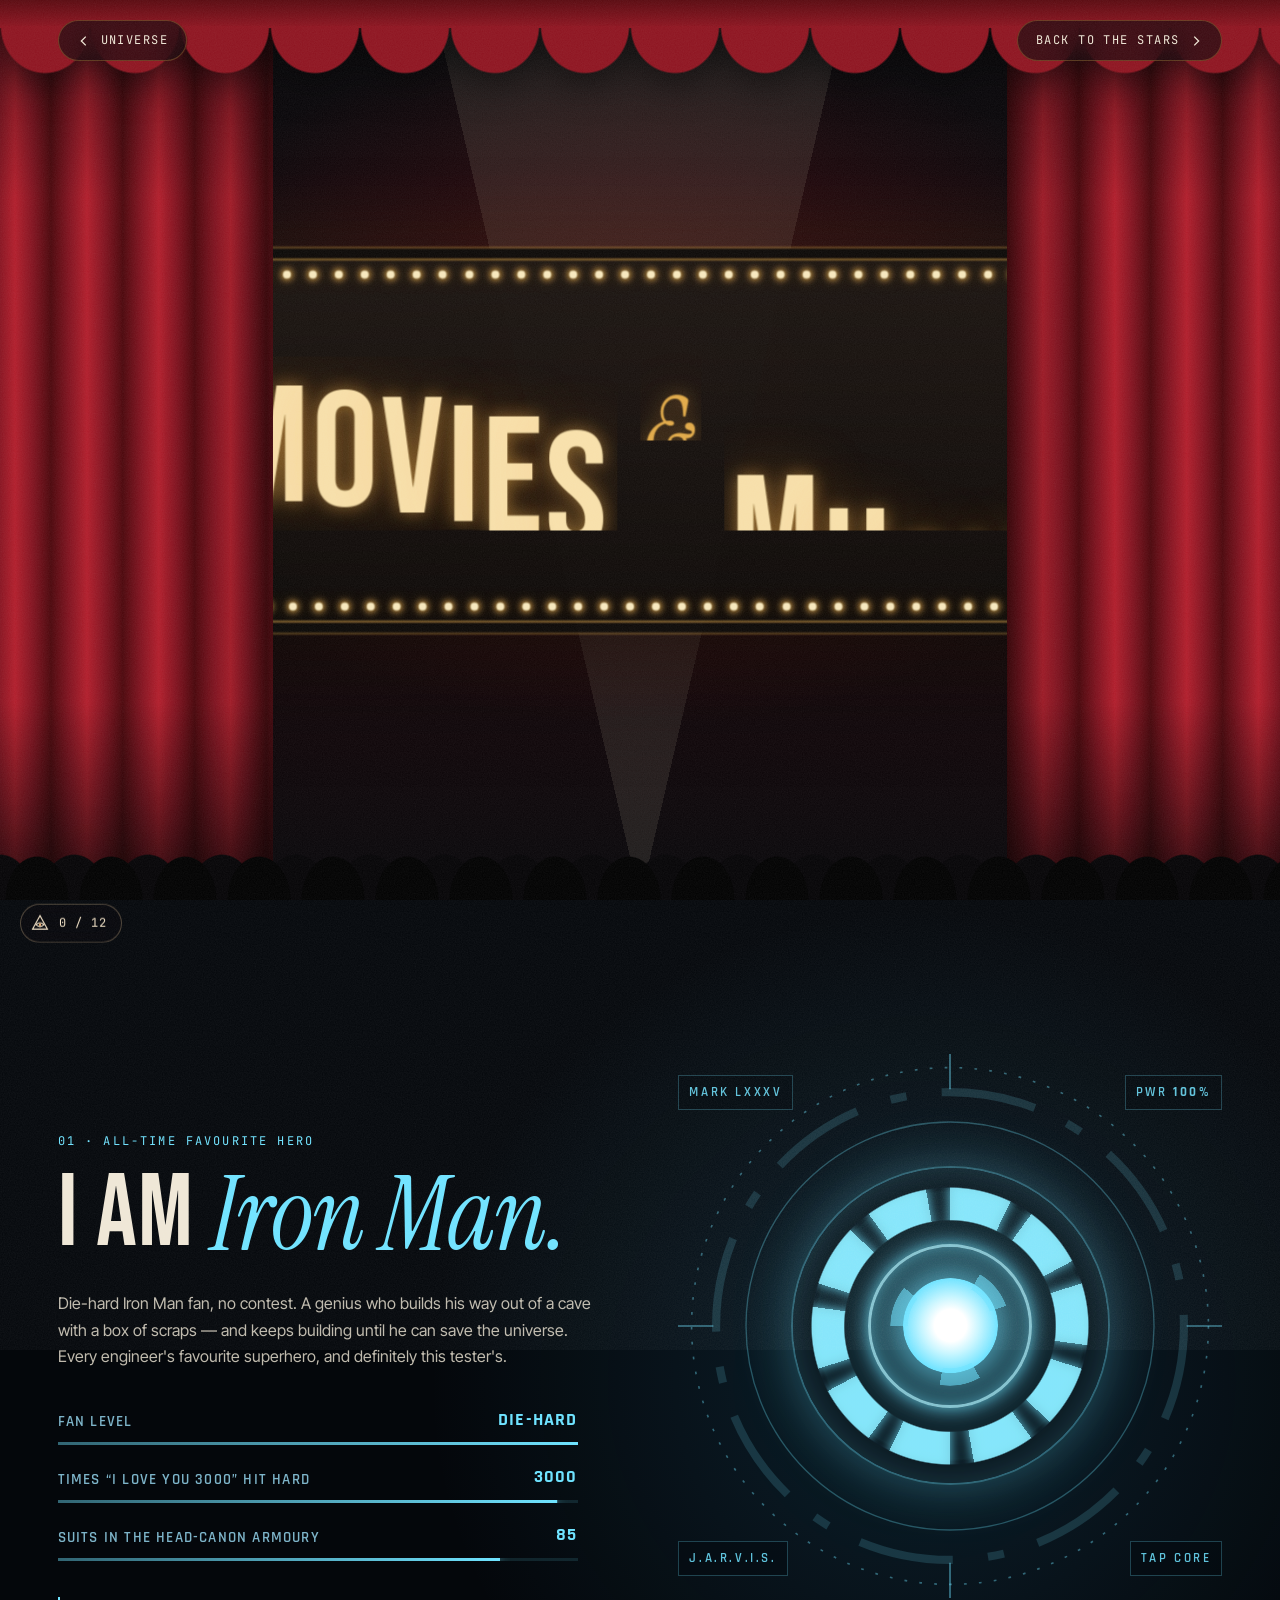
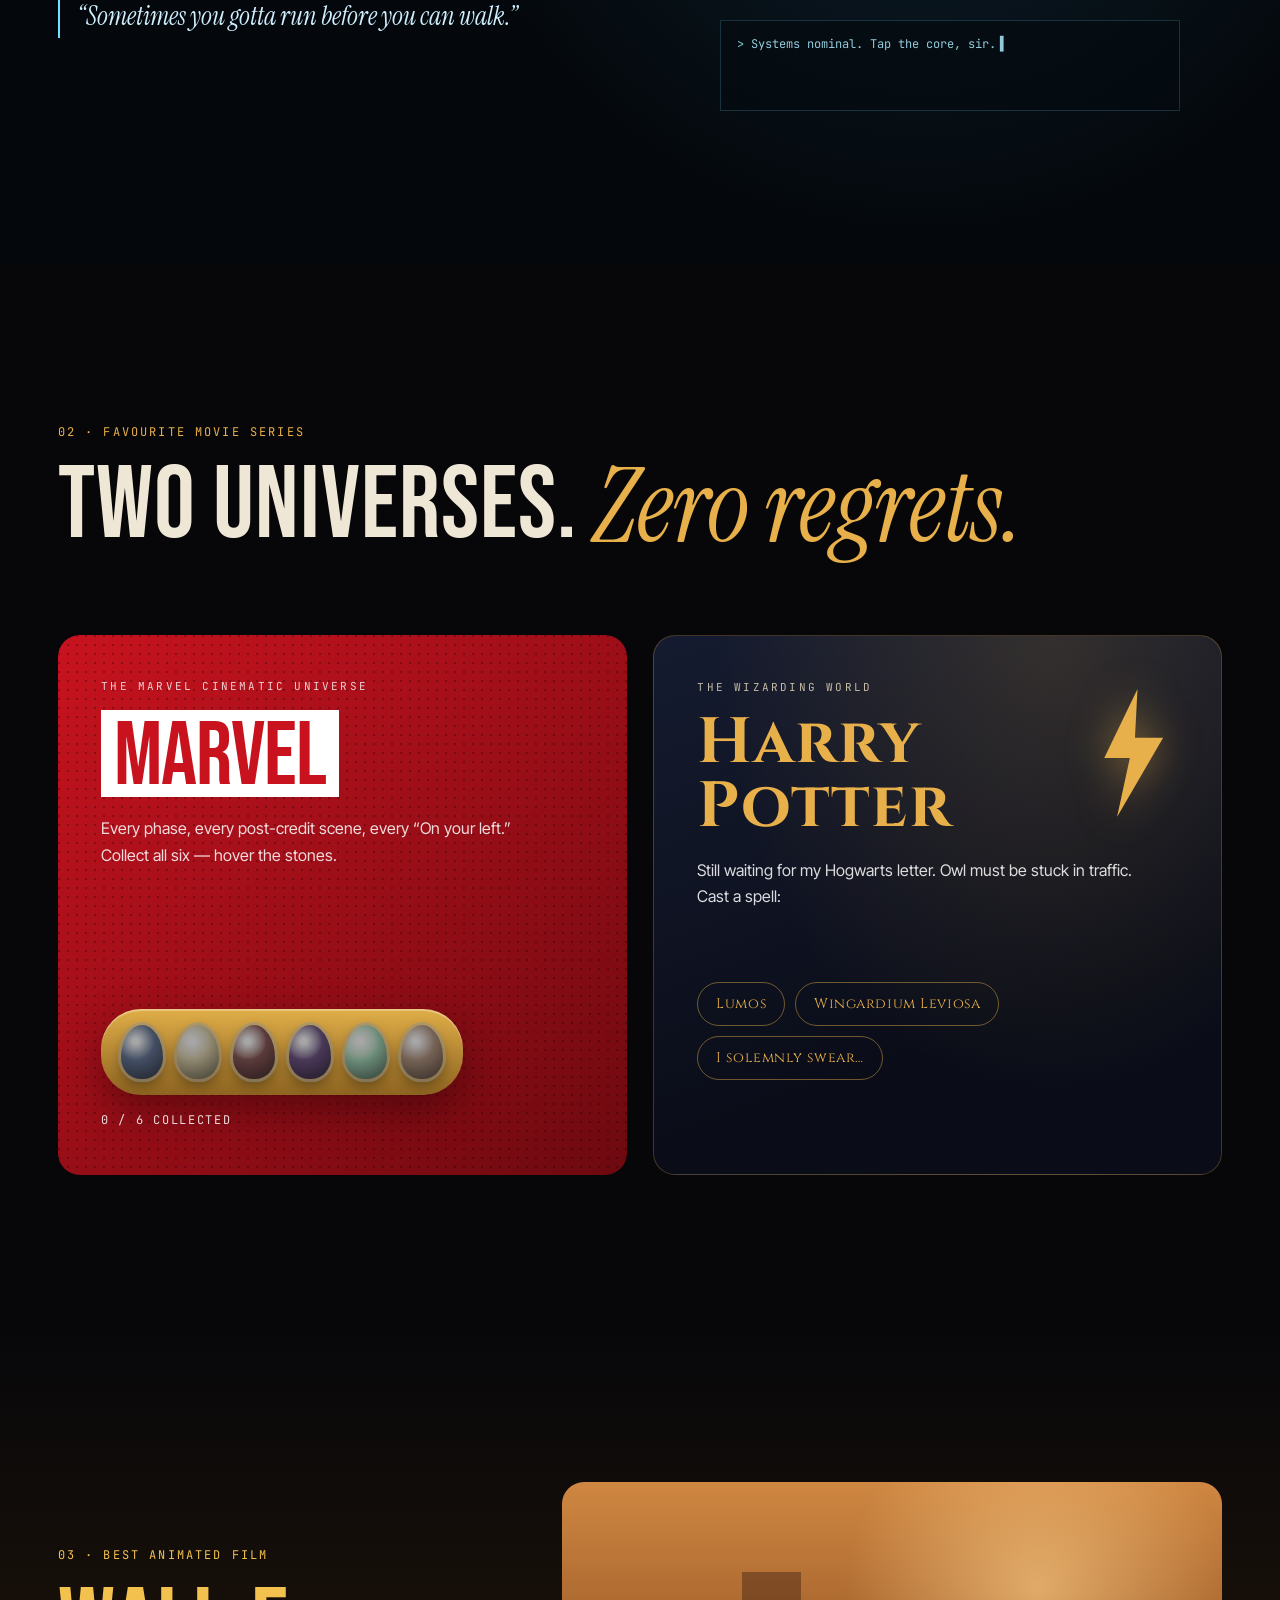
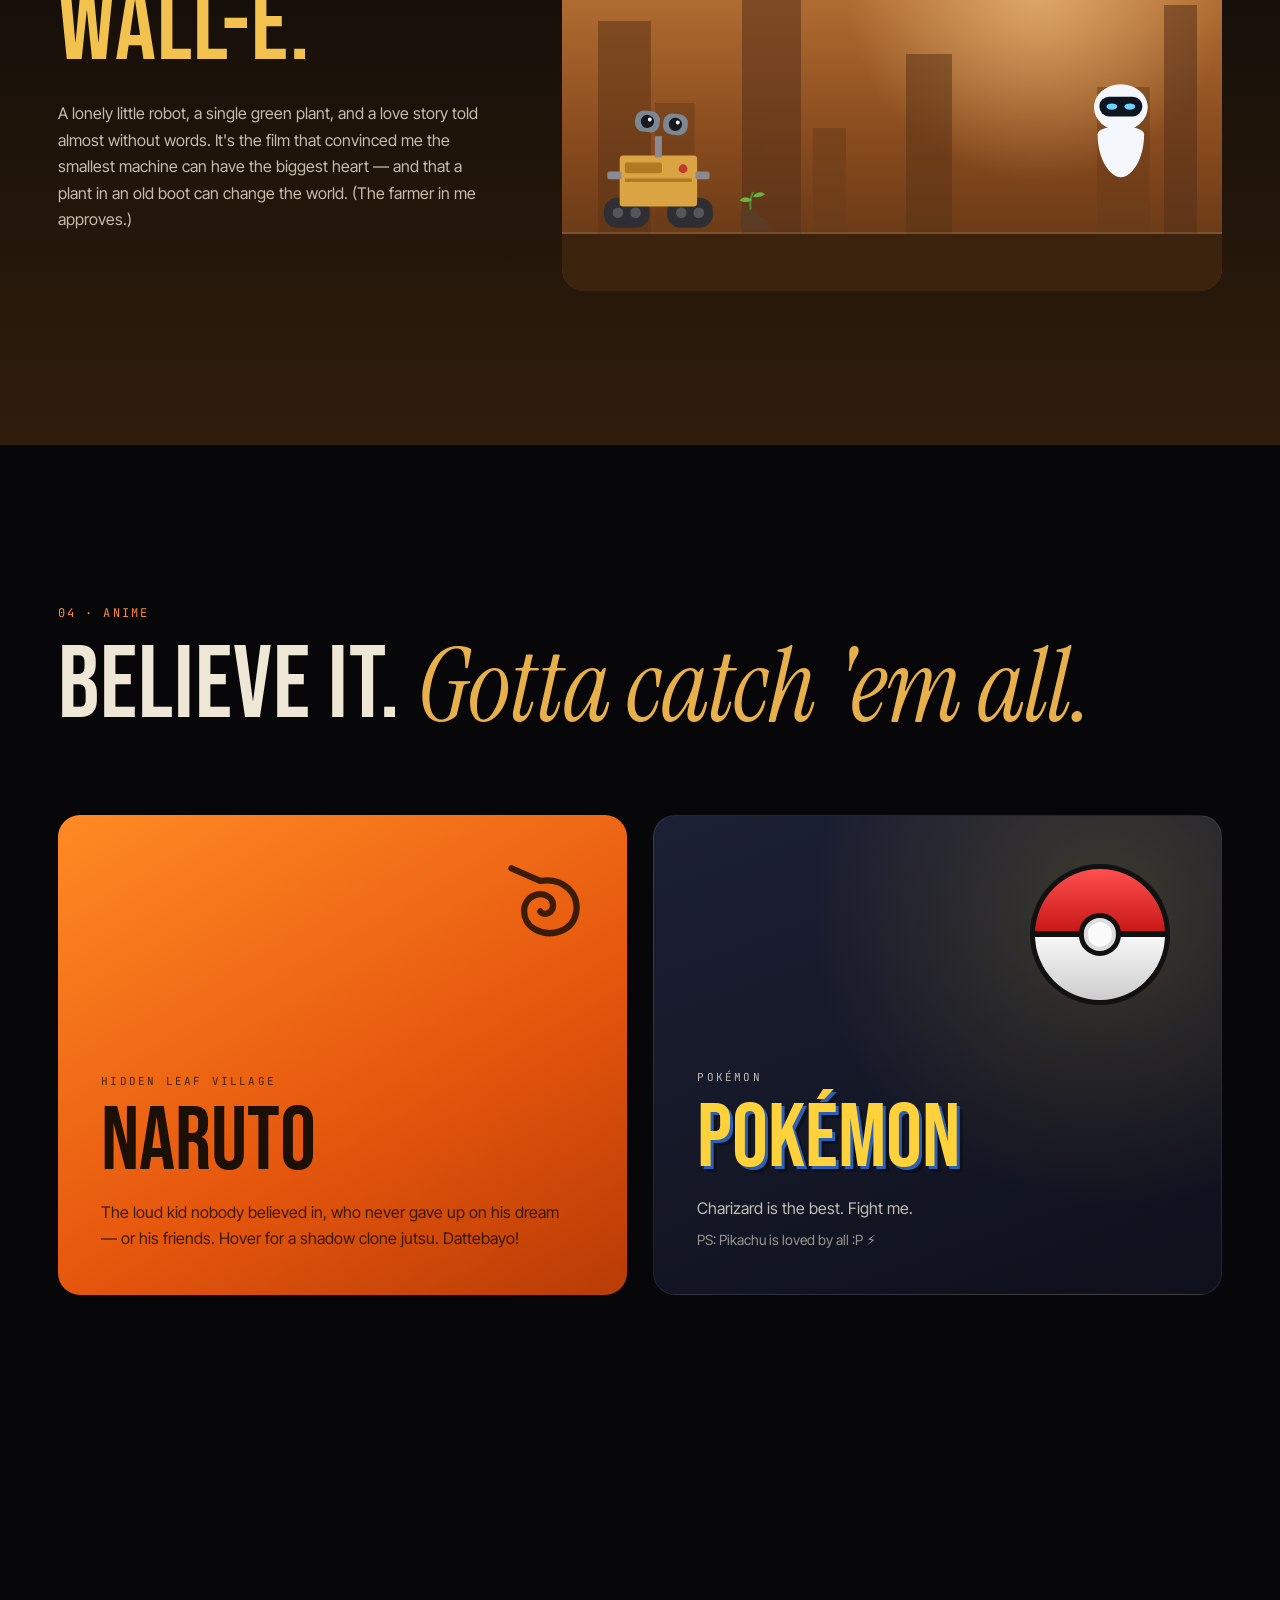
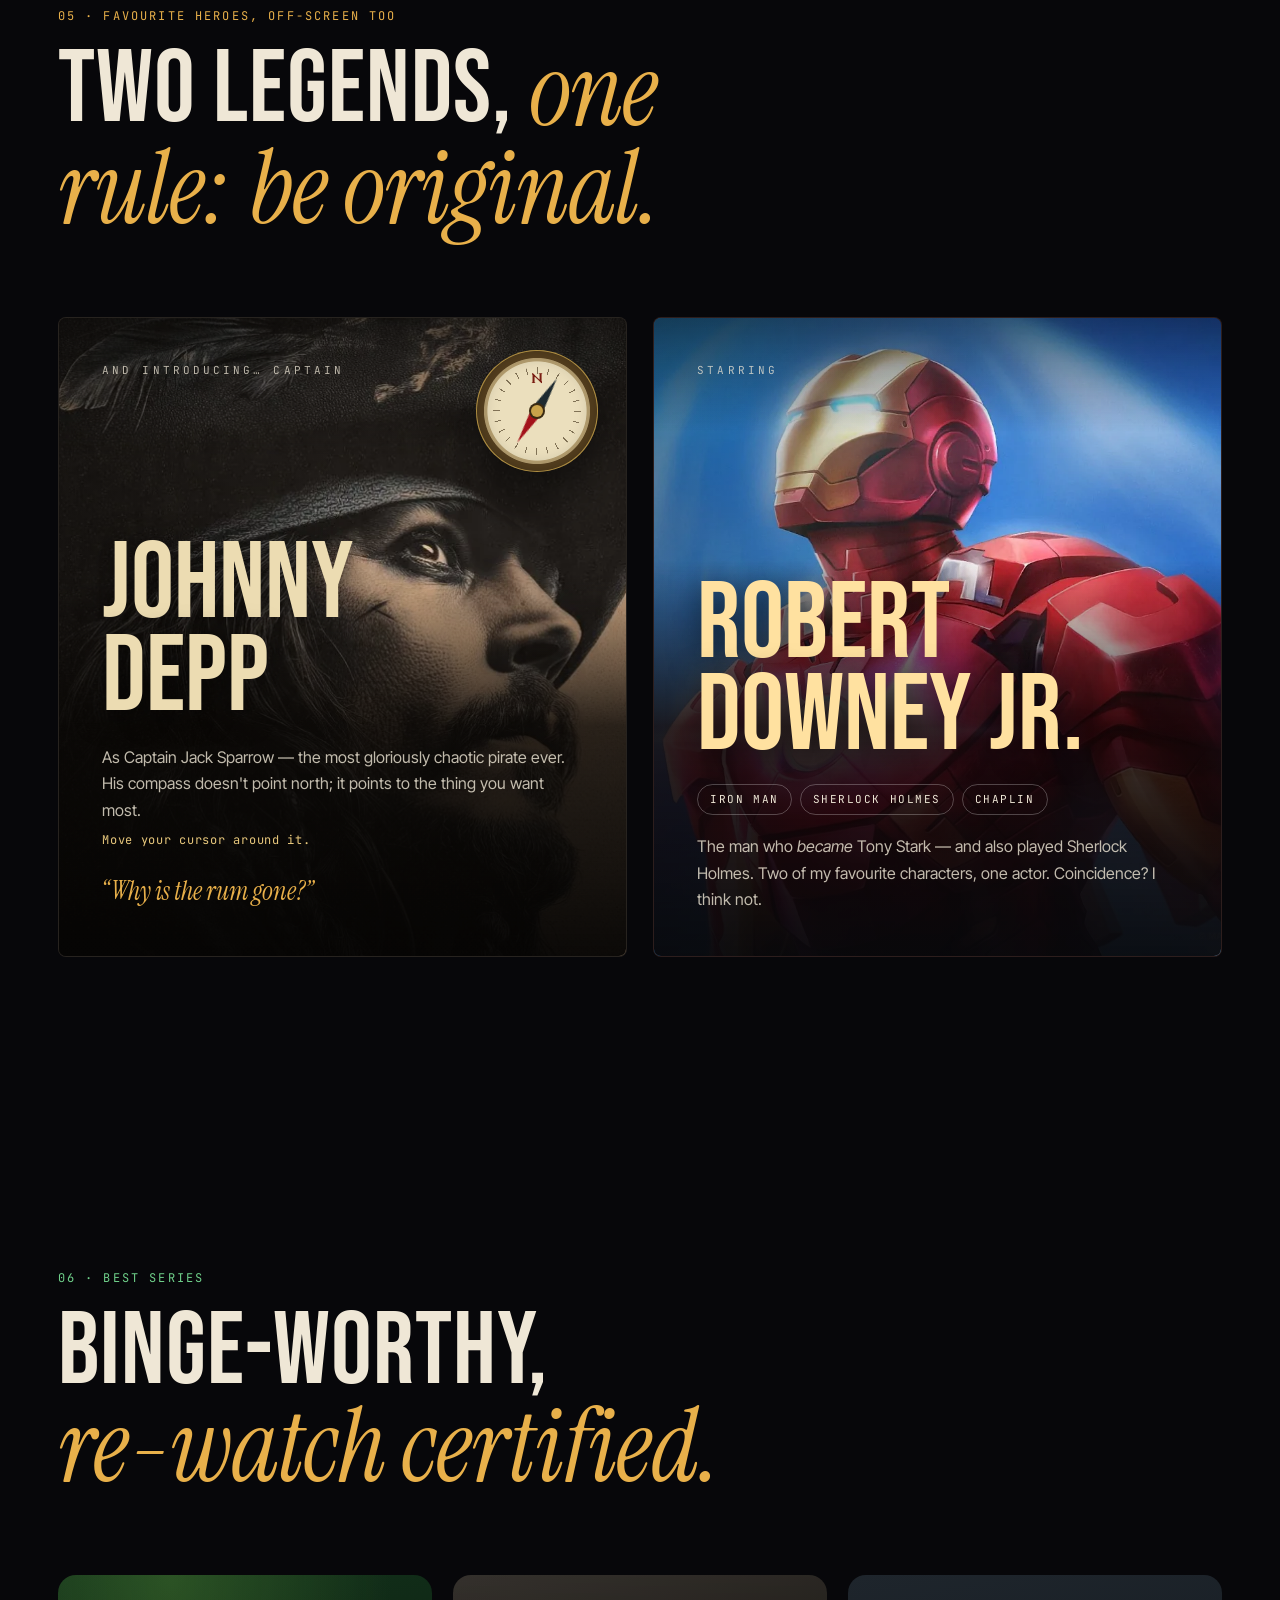
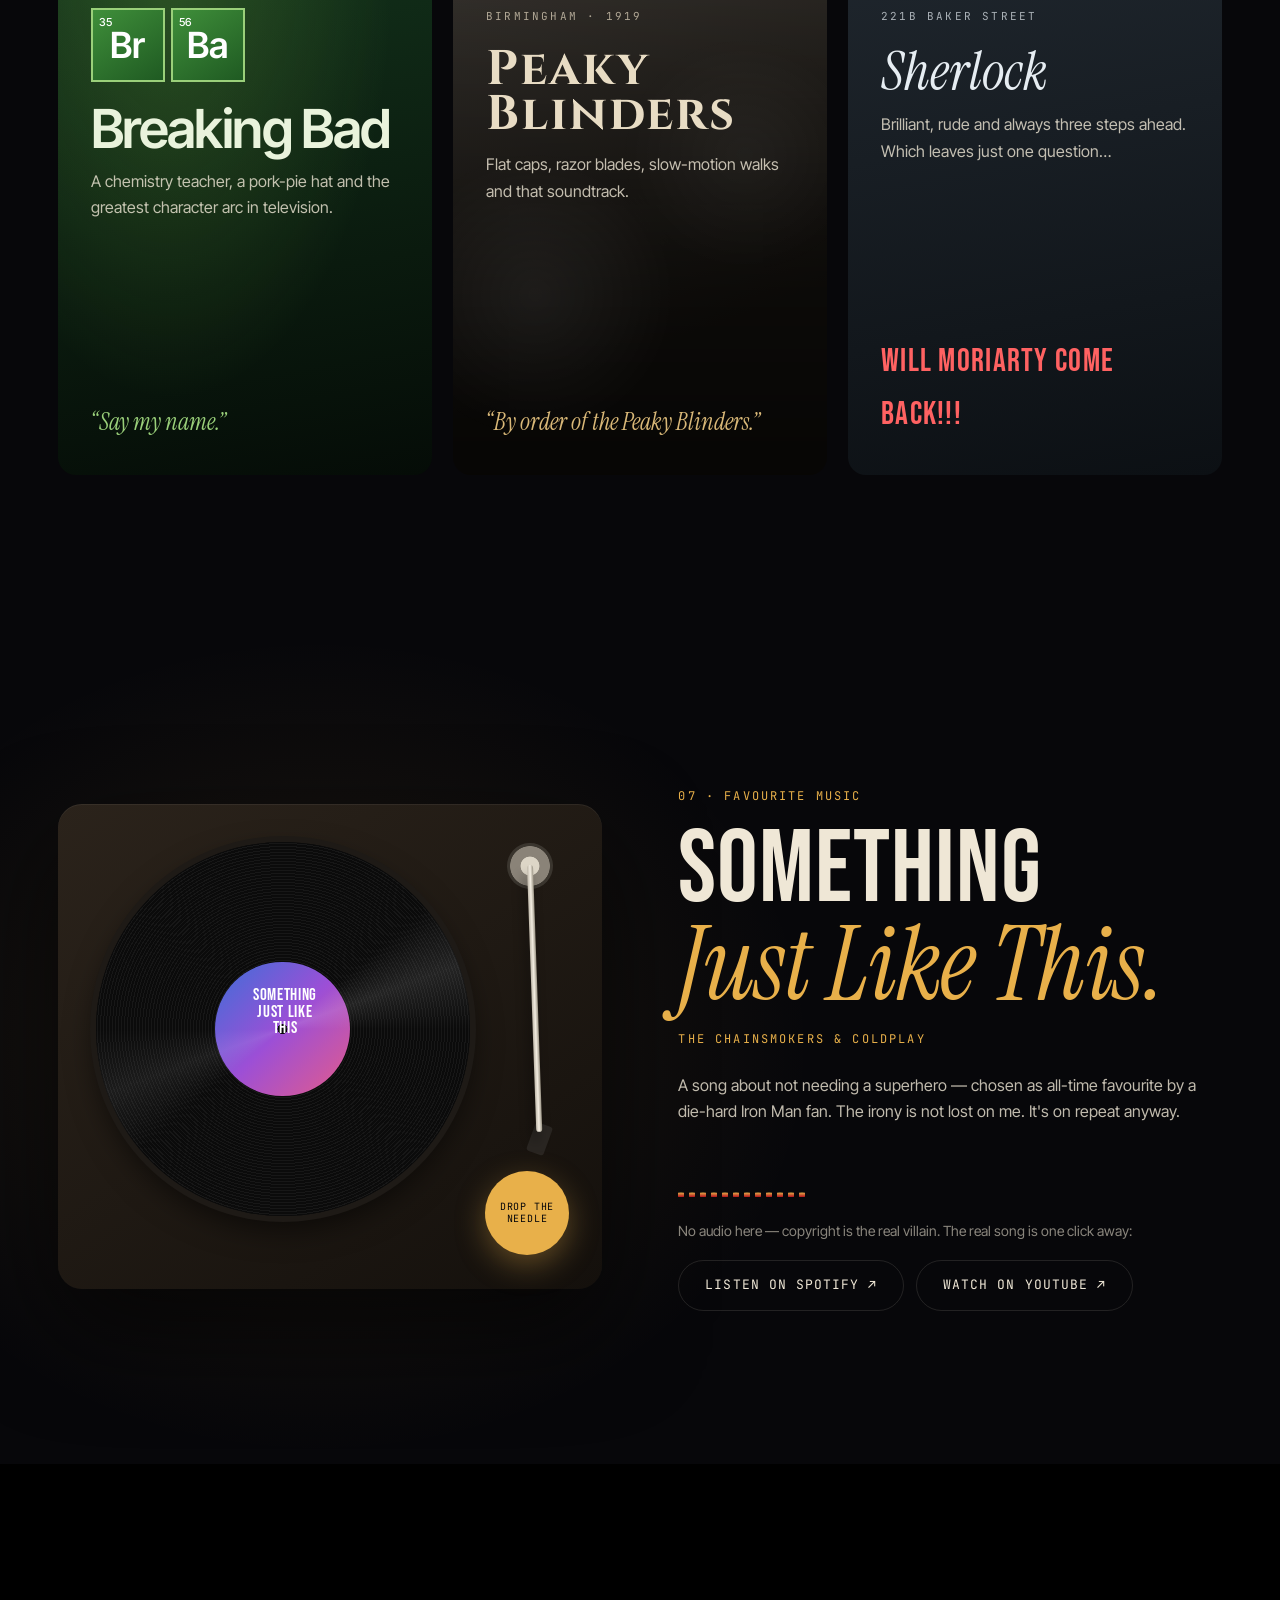
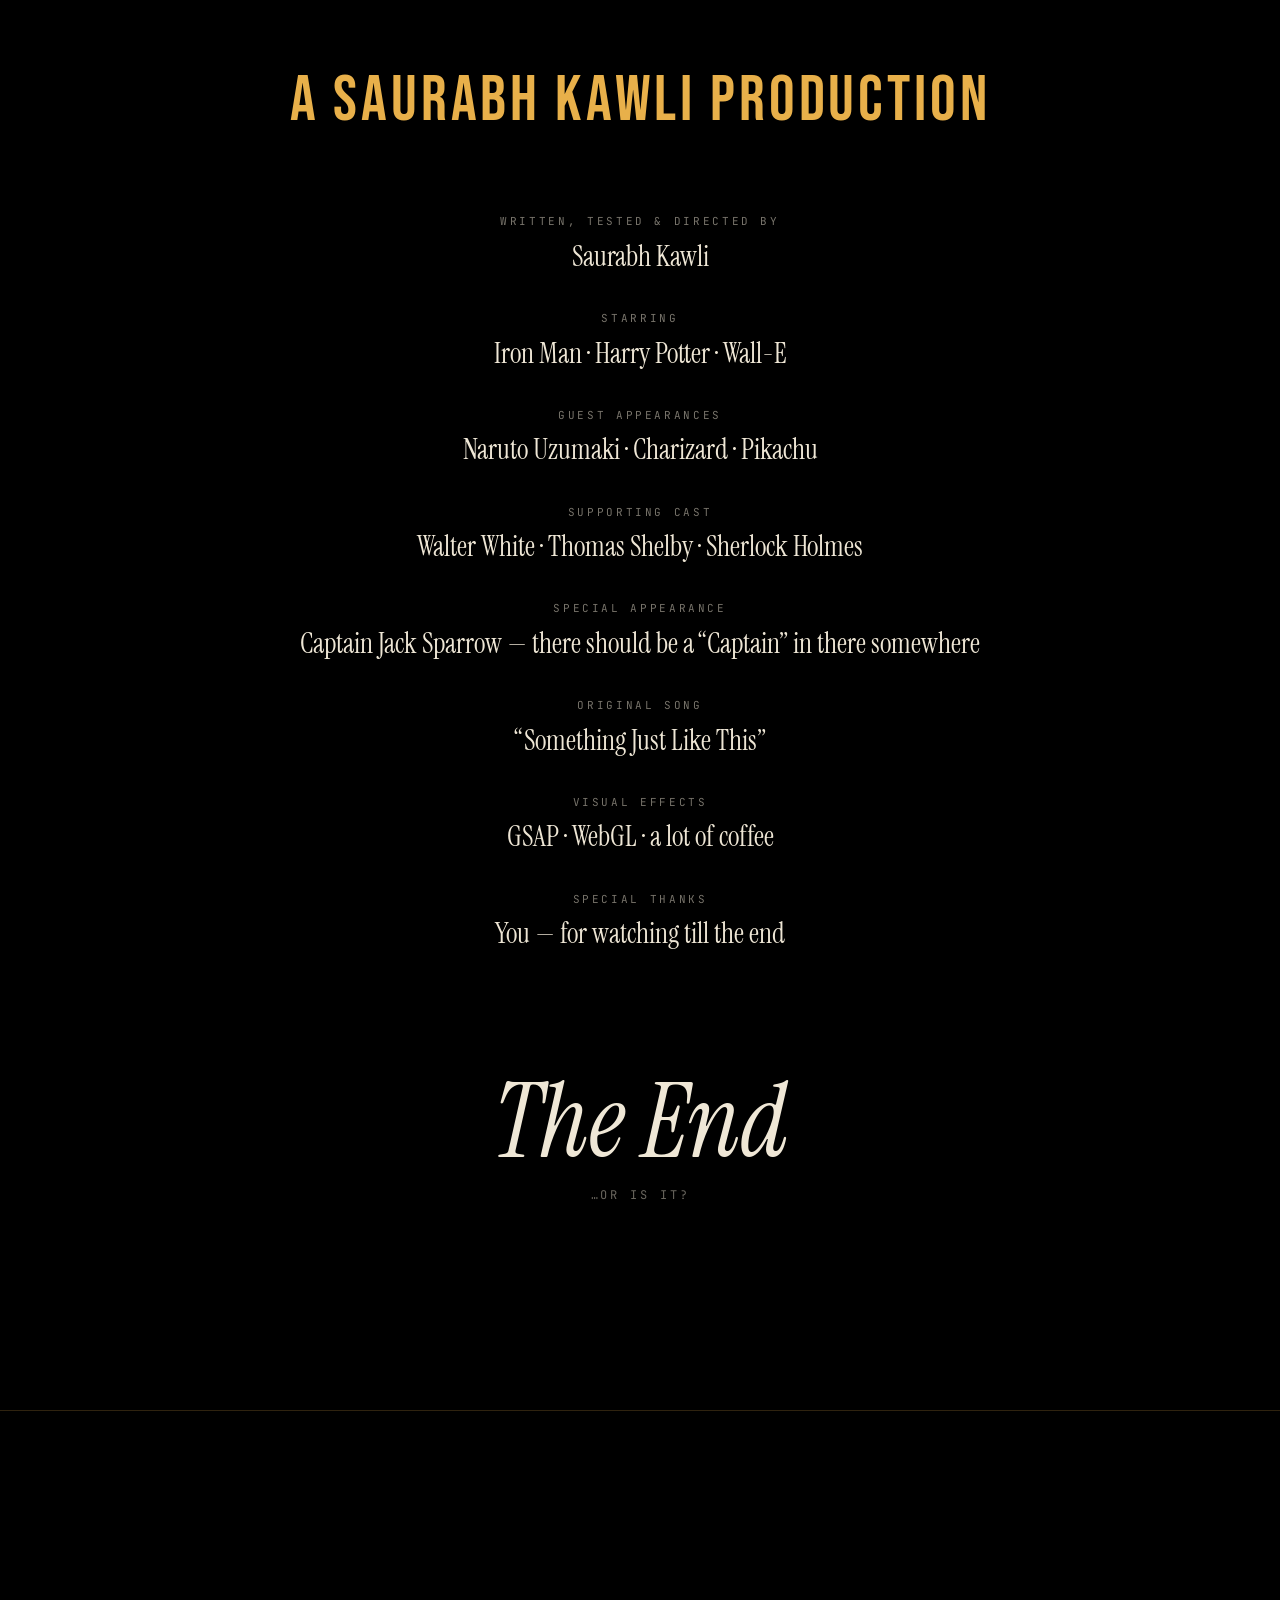
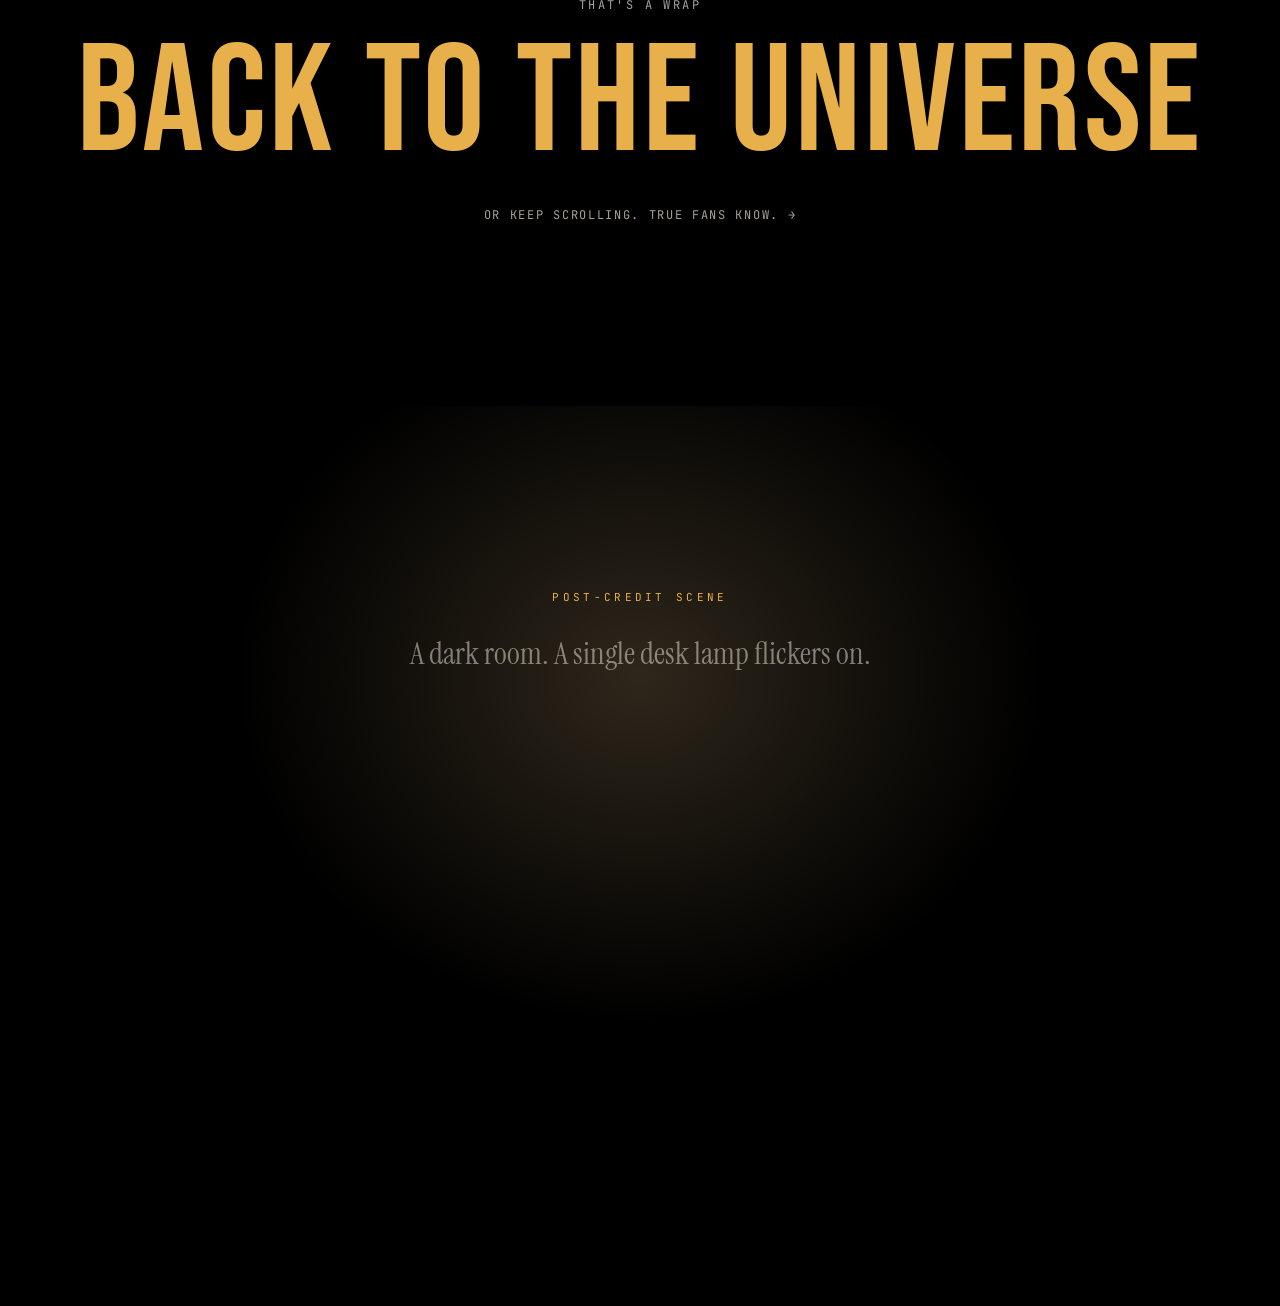
<file: movies.html>
<!doctype html>
<html lang="en">
<head>
  <meta charset="utf-8" />
  <meta name="viewport" content="width=device-width, initial-scale=1" />
  <title>Movies &amp; Music — Saurabh Kawli</title>
  <meta name="description" content="Iron Man, Marvel, Harry Potter, Wall-E, Naruto, Pokémon, Breaking Bad, Peaky Blinders, Sherlock — and one favourite song." />
  <meta name="theme-color" content="#07070a" />
  <meta property="og:title" content="Movies &amp; Music — Saurabh Kawli" />
  <link rel="icon" href="assets/img/favicon.svg" type="image/svg+xml" />
  <link rel="preconnect" href="https://fonts.googleapis.com" />
  <link rel="preconnect" href="https://fonts.gstatic.com" crossorigin />
  <link href="https://fonts.googleapis.com/css2?family=Bebas+Neue&family=Rajdhani:wght@500;600;700&family=Cinzel:wght@500;700&family=Instrument+Serif:ital@0;1&family=Inter+Tight:wght@400;500;600&family=JetBrains+Mono:wght@400;500&display=swap" rel="stylesheet" />
  <link href="https://fonts.googleapis.com/css2?family=Cormorant+Garamond:ital,wght@1,500&display=swap&text=Universe" rel="stylesheet" />
  <link rel="stylesheet" href="assets/css/core.css" />
  <link rel="stylesheet" href="assets/css/movies.css" />
  <script>
    document.documentElement.classList.add("js");
    try { var p = JSON.parse(sessionStorage.getItem("sk-pt")); if (p) { var d = document.documentElement; d.classList.add("pt-enter"); d.style.setProperty("--pt-color", p.color || "#07070a"); d.style.setProperty("--pt-ink", p.ink || "#e8b04a"); } } catch (e) {}
  </script>
</head>
<body class="page-movies">
  <a class="skip-link" href="#main">Skip to content</a>
  <div class="grain" aria-hidden="true"></div>

  <!-- Film leader countdown -->
  <div class="leader" data-leader aria-hidden="true" hidden>
    <div class="leader__frame">
      <div class="leader__sweep"></div>
      <svg class="leader__dial" viewBox="0 0 200 200">
        <circle cx="100" cy="100" r="96" /><circle cx="100" cy="100" r="80" />
        <path d="M100 -60V260M-120 100H320" />
      </svg>
      <span class="leader__num" data-leader-num>3</span>
    </div>
    <span class="leader__skip">Click to skip</span>
  </div>

  <header class="page-chrome">
    <a class="chrome-link" href="index.html#beyond" data-pt-color="#05060a" data-pt-label="Universe">
      <svg viewBox="0 0 16 16" aria-hidden="true"><path d="M10 3 5 8l5 5" fill="none" stroke="currentColor" stroke-width="1.5" /></svg>Universe
    </a>
    <a class="chrome-link" href="astronomy.html" data-pt-color="#02030a" data-pt-ink="#e9e4d8" data-pt-label="Astronomy">
      Back to the stars<svg viewBox="0 0 16 16" aria-hidden="true"><path d="m6 3 5 5-5 5" fill="none" stroke="currentColor" stroke-width="1.5" /></svg>
    </a>
  </header>

  <main id="main">
    <!-- ============ Marquee hero ============ -->
    <section class="m-hero" data-m-hero>
      <div class="m-hero__beam" aria-hidden="true"></div>
      <div class="curtain curtain--l" aria-hidden="true"></div>
      <div class="curtain curtain--r" aria-hidden="true"></div>
      <div class="m-hero__valance" aria-hidden="true"></div>
      <div class="marquee-sign">
        <div class="bulbs" aria-hidden="true"></div>
        <p class="marquee-sign__now">Now showing · Room v</p>
        <h1 class="marquee-sign__title" data-m-title>Movies <em>&amp;</em> Music</h1>
        <p class="marquee-sign__sub">Lights down. Volume up. Phone on silent.</p>
      </div>
      <div class="m-hero__seats" aria-hidden="true"></div>
    </section>

    <!-- ============ Iron Man / JARVIS ============ -->
    <section class="jarvis" data-jarvis>
      <div class="m-wrap jarvis__grid">
        <div class="jarvis__copy">
          <span class="m-label m-label--cyan">01 · All-time favourite hero</span>
          <h2 class="jarvis__title" data-reveal="words">I am <em>Iron Man.</em></h2>
          <p data-reveal>Die-hard Iron Man fan, no contest. A genius who builds his way out of a cave with a box of scraps — and keeps building until he can save the universe. Every engineer's favourite superhero, and definitely this tester's.</p>
          <ul class="hud-stats" data-reveal>
            <li><span>Fan level</span><b>Die-hard</b><i style="--v:1"></i></li>
            <li><span>Times “I love you 3000” hit hard</span><b>3000</b><i style="--v:0.96"></i></li>
            <li><span>Suits in the head-canon armoury</span><b>85</b><i style="--v:0.85"></i></li>
          </ul>
          <blockquote class="jarvis__quote">“Sometimes you gotta run before you can walk.”</blockquote>
        </div>
        <div class="hud-col">
        <div class="hud" data-cursor="Power up">
          <svg class="hud__ticks" viewBox="0 0 400 400" aria-hidden="true">
            <circle cx="200" cy="200" r="190" class="t1" /><circle cx="200" cy="200" r="172" class="t2" /><circle cx="200" cy="200" r="150" class="t3" />
            <path d="M200 0v26M200 374v26M0 200h26M374 200h26" class="t4" />
          </svg>
          <button class="reactor" type="button" data-reactor aria-label="Power up the arc reactor">
            <span class="reactor__ring reactor__ring--1"></span>
            <span class="reactor__ring reactor__ring--2"></span>
            <span class="reactor__ring reactor__ring--3"></span>
            <span class="reactor__core"></span>
          </button>
          <span class="hud__tag hud__tag--tl">MARK LXXXV</span>
          <span class="hud__tag hud__tag--tr">PWR <b data-power>100</b>%</span>
          <span class="hud__tag hud__tag--bl">J.A.R.V.I.S.</span>
          <span class="hud__tag hud__tag--br">TAP CORE</span>
        </div>
        <ol class="hud__console" data-console aria-live="polite"><li>&gt; Systems nominal. Tap the core, sir.</li></ol>
        </div>
      </div>
      <div class="reticle" aria-hidden="true"><i></i></div>
    </section>

    <!-- ============ Universes: Marvel & Harry Potter ============ -->
    <section class="universes">
      <div class="m-wrap">
        <header class="m-head">
          <span class="m-label">02 · Favourite movie series</span>
          <h2 data-reveal="words">Two universes. <em>Zero regrets.</em></h2>
        </header>
        <div class="uni-grid">
          <article class="uni uni--marvel" data-reveal>
            <span class="uni__tag">The Marvel Cinematic Universe</span>
            <h3>Marvel</h3>
            <p>Every phase, every post-credit scene, every “On your left.” Collect all six — hover the stones.</p>
            <div class="stones" role="list">
              <button class="stone" role="listitem" style="--c:#3b7dff" data-stone="Space Stone · Tesseract"><span class="sr-only">Space</span></button>
              <button class="stone" role="listitem" style="--c:#ffd23b" data-stone="Mind Stone · Vision"><span class="sr-only">Mind</span></button>
              <button class="stone" role="listitem" style="--c:#ff3b3b" data-stone="Reality Stone · Aether"><span class="sr-only">Reality</span></button>
              <button class="stone" role="listitem" style="--c:#a63bff" data-stone="Power Stone · Orb"><span class="sr-only">Power</span></button>
              <button class="stone" role="listitem" style="--c:#3bff8a" data-stone="Time Stone · Eye of Agamotto"><span class="sr-only">Time</span></button>
              <button class="stone" role="listitem" style="--c:#ff8a3b" data-stone="Soul Stone · Vormir"><span class="sr-only">Soul</span></button>
            </div>
            <p class="stones__label" data-stone-label aria-live="polite">0 / 6 collected</p>
          </article>
          <article class="uni uni--hp" data-reveal data-delay="0.12" data-hp>
            <svg class="hp__bolt" viewBox="0 0 60 100" aria-hidden="true"><path d="M34 0 L8 54 H28 L18 100 L54 38 H32 Z" /></svg>
            <span class="uni__tag">The Wizarding World</span>
            <h3>Harry Potter</h3>
            <p>Still waiting for my Hogwarts letter. Owl must be stuck in traffic. Cast a spell:</p>
            <div class="spells">
              <button type="button" data-spell="lumos">Lumos</button>
              <button type="button" data-spell="leviosa">Wingardium Leviosa</button>
              <button type="button" data-spell="map">I solemnly swear…</button>
            </div>
            <div class="hp__map" aria-hidden="true">
              <span style="--x:8%;--y:70%;--d:0s"></span><span style="--x:16%;--y:60%;--d:.3s"></span><span style="--x:25%;--y:66%;--d:.6s"></span>
              <span style="--x:34%;--y:54%;--d:.9s"></span><span style="--x:44%;--y:60%;--d:1.2s"></span><span style="--x:54%;--y:48%;--d:1.5s"></span>
              <span style="--x:64%;--y:54%;--d:1.8s"></span><span style="--x:74%;--y:42%;--d:2.1s"></span><span style="--x:84%;--y:48%;--d:2.4s"></span>
            </div>
            <p class="hp__msg" data-hp-msg aria-live="polite"></p>
          </article>
        </div>
      </div>
    </section>

    <!-- ============ Wall-E ============ -->
    <section class="walle-sec" data-walle>
      <div class="m-wrap walle__grid">
        <div>
          <span class="m-label m-label--sun">03 · Best animated film</span>
          <h2 data-reveal="words">Wall-E.</h2>
          <p data-reveal>A lonely little robot, a single green plant, and a love story told almost without words. It's the film that convinced me the smallest machine can have the biggest heart — and that a plant in an old boot can change the world. (The farmer in me approves.)</p>
        </div>
        <div class="walle__scene" aria-hidden="true">
          <div class="walle__track">
            <svg class="walle" viewBox="0 0 160 160">
              <rect x="18" y="110" width="52" height="34" rx="15" fill="#2f2f33" /><rect x="90" y="110" width="52" height="34" rx="15" fill="#2f2f33" />
              <g class="walle__treads" fill="#55555c"><circle cx="34" cy="127" r="6" /><circle cx="54" cy="127" r="6" /><circle cx="106" cy="127" r="6" /><circle cx="126" cy="127" r="6" /></g>
              <rect x="36" y="62" width="88" height="58" rx="4" fill="#d9a441" /><rect x="42" y="70" width="42" height="12" rx="2" fill="#b07a22" />
              <rect x="42" y="88" width="76" height="4" fill="#b07a22" /><circle cx="108" cy="77" r="5" fill="#c0392b" />
              <rect x="22" y="80" width="16" height="9" rx="2" fill="#8a8a90" /><rect x="122" y="80" width="16" height="9" rx="2" fill="#8a8a90" />
              <rect x="76" y="40" width="8" height="24" fill="#8a8a90" />
              <g class="walle__eyes">
                <rect x="50" y="18" width="28" height="24" rx="10" fill="#7d8792" /><rect x="82" y="18" width="28" height="24" rx="10" fill="#7d8792" />
                <circle cx="64" cy="30" r="7.5" fill="#15181d" /><circle cx="96" cy="30" r="7.5" fill="#15181d" />
                <circle cx="66.5" cy="27.5" r="2.2" fill="#fff" /><circle cx="98.5" cy="27.5" r="2.2" fill="#fff" />
              </g>
            </svg>
            <svg class="boot" viewBox="0 0 60 70"><path d="M14 30 V60 H52 V50 C52 44 44 42 36 40 V30Z" fill="#5a3b24" /><path d="M27 30 C26 22 27 14 30 8" fill="none" stroke="#4a8a2c" stroke-width="3" stroke-linecap="round" /><path d="M29 18 C22 12 15 14 12 19 C19 22 25 21 29 18Z M30 13 C36 6 43 6 47 10 C41 14 35 15 30 13Z" fill="#6ab33f" /></svg>
            <span class="walle__say">Eeee-vah?</span>
          </div>
          <svg class="eve" viewBox="0 0 80 120"><ellipse cx="40" cy="34" rx="30" ry="26" fill="#f4f7fb" /><rect x="16" y="22" width="48" height="22" rx="11" fill="#0d1520" /><ellipse cx="30" cy="33" rx="6" ry="3.5" fill="#6fd0ff" /><ellipse cx="50" cy="33" rx="6" ry="3.5" fill="#6fd0ff" /><path d="M14 64 C14 52 66 52 66 64 C66 92 52 112 40 112 C28 112 14 92 14 64Z" fill="#f4f7fb" /></svg>
          <span class="walle__heart">❤</span>
          <div class="walle__ground"></div>
        </div>
      </div>
    </section>

    <!-- ============ Anime ============ -->
    <section class="anime">
      <div class="m-wrap">
        <header class="m-head">
          <span class="m-label m-label--orange">04 · Anime</span>
          <h2 data-reveal="words">Believe it. <em>Gotta catch 'em all.</em></h2>
        </header>
        <div class="anime__grid">
          <article class="naruto" data-reveal data-clone>
            <svg class="leaf-sym" viewBox="0 0 100 100" aria-hidden="true"><path d="M14 16 L46 30 C72 26 90 44 86 66 C82 86 58 94 40 84 C24 75 24 52 40 46 C52 42 62 50 60 60 C58 67 50 69 46 64" fill="none" stroke="currentColor" stroke-width="7" stroke-linecap="round" stroke-linejoin="round" /></svg>
            <span class="uni__tag">Hidden Leaf Village</span>
            <h3>Naruto</h3>
            <p>The loud kid nobody believed in, who never gave up on his dream — or his friends. Hover for a shadow clone jutsu. Dattebayo!</p>
            <span class="clone clone--1" aria-hidden="true"></span><span class="clone clone--2" aria-hidden="true"></span>
          </article>
          <article class="poke" data-reveal data-delay="0.12">
            <button class="pokeball" type="button" data-pokeball aria-label="Open the Pokéball">
              <span class="pokeball__top"></span><span class="pokeball__bottom"></span><span class="pokeball__btn"></span>
            </button>
            <div class="poke__reveal" data-poke-reveal>
              <span class="poke__fire" aria-hidden="true">🔥</span>
              <b>Charizard</b>
              <span>used Flamethrower. It's super effective!</span>
            </div>
            <span class="uni__tag">Pokémon</span>
            <h3>Pokémon</h3>
            <p>Charizard is the best. Fight me. <small>PS: Pikachu is loved by all :P <span class="pika" aria-hidden="true">⚡</span></small></p>
          </article>
        </div>
      </div>
    </section>

    <!-- ============ Favourite actors ============ -->
    <section class="actors">
      <div class="m-wrap">
        <header class="m-head">
          <span class="m-label">05 · Favourite heroes, off-screen too</span>
          <h2 data-reveal="words">Two legends, <em>one rule: be original.</em></h2>
        </header>
        <div class="actor-grid">
          <article class="poster poster--jack" data-reveal data-compass-card>
            <div class="poster__bg" aria-hidden="true"></div>
            <span class="poster__billing">And introducing… Captain</span>
            <h3>Johnny<br />Depp</h3>
            <div class="compass" aria-hidden="true">
              <span class="compass__n">N</span>
              <i class="compass__needle" data-needle></i>
            </div>
            <p>As Captain Jack Sparrow — the most gloriously chaotic pirate ever. His compass doesn't point north; it points to the thing you want most. <span class="compass__note" data-compass-note>Move your cursor around it.</span></p>
            <blockquote>“Why is the rum gone?”</blockquote>
          </article>
          <article class="poster poster--rdj" data-reveal data-delay="0.12">
            <div class="poster__bg" aria-hidden="true"></div>
            <span class="poster__billing">Starring</span>
            <h3>Robert<br />Downey Jr.</h3>
            <ul class="poster__roles"><li>Iron Man</li><li>Sherlock Holmes</li><li>Chaplin</li></ul>
            <p>The man who <em>became</em> Tony Stark — and also played Sherlock Holmes. Two of my favourite characters, one actor. Coincidence? I think not.</p>
          </article>
        </div>
      </div>
    </section>

    <!-- ============ Series ============ -->
    <section class="series">
      <div class="m-wrap">
        <header class="m-head">
          <span class="m-label m-label--green">06 · Best series</span>
          <h2 data-reveal="words">Binge-worthy, <em>re-watch certified.</em></h2>
        </header>
        <div class="series-grid">
          <article class="show show--bb" data-reveal>
            <div class="elements" aria-hidden="true"><span><small>35</small>Br</span><span><small>56</small>Ba</span></div>
            <h3>Breaking Bad</h3>
            <p>A chemistry teacher, a pork-pie hat and the greatest character arc in television.</p>
            <blockquote>“Say my name.”</blockquote>
          </article>
          <article class="show show--peaky" data-reveal data-delay="0.1">
            <span class="show__kicker">Birmingham · 1919</span>
            <h3>Peaky<br />Blinders</h3>
            <p>Flat caps, razor blades, slow-motion walks and that soundtrack.</p>
            <blockquote>“By order of the Peaky Blinders.”</blockquote>
          </article>
          <article class="show show--sherlock" data-reveal data-delay="0.2" data-miss tabindex="0" data-cursor="Miss me?">
            <span class="show__kicker">221B Baker Street</span>
            <h3>Sherlock</h3>
            <p>Brilliant, rude and always three steps ahead. Which leaves just one question…</p>
            <p class="show__ask">Will Moriarty come back!!!</p>
            <span class="miss" aria-hidden="true">Did you miss me?</span>
          </article>
        </div>
      </div>
    </section>

    <!-- ============ Music ============ -->
    <section class="music">
      <div class="m-wrap music__grid">
        <div class="turntable" data-turntable>
          <div class="platter">
            <div class="vinyl" data-vinyl>
              <div class="vinyl__label"><span>Something<br />Just Like This</span></div>
            </div>
          </div>
          <div class="tonearm" aria-hidden="true"><span class="tonearm__head"></span></div>
          <button class="turntable__play" type="button" data-play aria-pressed="false"><span data-play-label>Drop the needle</span></button>
        </div>
        <div class="music__copy">
          <span class="m-label">07 · Favourite music</span>
          <h2 data-reveal="words">Something <em>Just Like This.</em></h2>
          <p class="music__by">The Chainsmokers &amp; Coldplay</p>
          <p data-reveal>A song about not needing a superhero — chosen as all-time favourite by a die-hard Iron Man fan. The irony is not lost on me. It's on repeat anyway.</p>
          <div class="eq" aria-hidden="true"><i></i><i></i><i></i><i></i><i></i><i></i><i></i><i></i><i></i><i></i><i></i><i></i></div>
          <p class="music__note">No audio here — copyright is the real villain. The real song is one click away:</p>
          <div class="music__links">
            <a class="btn" href="https://open.spotify.com/search/Something%20Just%20Like%20This" target="_blank" rel="noopener" data-no-transition>Listen on Spotify ↗</a>
            <a class="btn" href="https://www.youtube.com/results?search_query=Something+Just+Like+This+Chainsmokers+Coldplay" target="_blank" rel="noopener" data-no-transition>Watch on YouTube ↗</a>
          </div>
        </div>
      </div>
    </section>

    <!-- ============ End credits ============ -->
    <section class="credits" data-credits>
      <div class="credits__roll">
        <p class="credits__big">A Saurabh Kawli production</p>
        <dl data-reveal="stagger">
          <div><dt>Written, tested &amp; directed by</dt><dd>Saurabh Kawli</dd></div>
          <div><dt>Starring</dt><dd>Iron Man · Harry Potter · Wall-E</dd></div>
          <div><dt>Guest appearances</dt><dd>Naruto Uzumaki · Charizard · Pikachu</dd></div>
          <div><dt>Supporting cast</dt><dd>Walter White · Thomas Shelby · Sherlock Holmes</dd></div>
          <div><dt>Special appearance</dt><dd>Captain Jack Sparrow — there should be a “Captain” in there somewhere</dd></div>
          <div><dt>Original song</dt><dd>“Something Just Like This”</dd></div>
          <div><dt>Visual effects</dt><dd>GSAP · WebGL · a lot of coffee</dd></div>
          <div><dt>Special thanks</dt><dd>You — for watching till the end</dd></div>
        </dl>
        <p class="credits__end">The End</p>
        <p class="credits__q">…or is it?</p>
      </div>
    </section>

    <a class="next-hobby" href="index.html#beyond" data-pt-color="#05060a" data-pt-label="Universe" data-cursor="Enter">
      <span class="next-hobby__label">That's a wrap</span>
      <span class="next-hobby__title">Back to the Universe</span>
      <span class="next-hobby__all">Or keep scrolling. True fans know. →</span>
    </a>

    <!-- ============ Post-credit scene ============ -->
    <section class="postcredit" data-postcredit>
      <div class="postcredit__inner">
        <p class="postcredit__label">Post-credit scene</p>
        <p class="postcredit__line" data-pc-line>A dark room. A single desk lamp flickers on.</p>
        <p class="postcredit__line" data-pc-line>On the desk: a telescope, a field journal, two boarding passes stamped <em>“not yet printed”</em>.</p>
        <p class="postcredit__line" data-pc-line>A hand slides a note across the table. It has a strange mark on it.</p>
        <button class="sigil postcredit__sigil" data-fragment="movie-credits"></button>
        <p class="postcredit__return" data-pc-line>Saurabh Kawli will return.</p>
      </div>
    </section>
  </main>

  <script src="assets/vendor/gsap.min.js"></script>
  <script src="assets/vendor/ScrollTrigger.min.js"></script>
  <script src="assets/vendor/lenis.min.js"></script>
  <script src="assets/js/site-config.js"></script>
  <script src="assets/js/core.js"></script>
  <script src="assets/js/cipher.js"></script>
  <script src="assets/js/movies.js"></script>
</body>
</html>
</file>
<file: assets/css/core.css>
/* ==========================================================================
   Saurabh Kawli — shared foundation
   Every page loads this file, then its own theme stylesheet.
   ========================================================================== */

:root {
  --bg: #05060a;
  --bg-2: #0b0d14;
  --ink: #ece8e1;
  --muted: #9a98a6;
  --line: rgba(236, 232, 225, 0.14);
  --accent: #ffb26b;
  --accent-2: #8b9bff;
  --sigil: #ffd9a8;

  --font-display: "Instrument Serif", "Times New Roman", serif;
  --font-sans: "Inter Tight", "Inter", system-ui, -apple-system, "Segoe UI", sans-serif;
  --font-mono: "JetBrains Mono", ui-monospace, "Cascadia Code", Consolas, monospace;

  --ease: cubic-bezier(0.22, 1, 0.36, 1);
  --ease-in-out: cubic-bezier(0.76, 0, 0.24, 1);
  --pad: clamp(20px, 4.5vw, 72px);
  --max: 1760px;
  --pt-color: #0b0d14;
}

/* ---------- Reset ---------- */
*, *::before, *::after { box-sizing: border-box; }
html, body { margin: 0; padding: 0; }
html { -webkit-text-size-adjust: 100%; text-size-adjust: 100%; }
body {
  background: var(--bg);
  color: var(--ink);
  font-family: var(--font-sans);
  font-size: 16px;
  line-height: 1.6;
  -webkit-font-smoothing: antialiased;
  -moz-osx-font-smoothing: grayscale;
  text-rendering: optimizeLegibility;
  overflow-x: hidden;
}
img, svg, video, canvas { display: block; max-width: 100%; }
img { height: auto; }
a { color: inherit; text-decoration: none; }
button { font: inherit; color: inherit; background: none; border: 0; padding: 0; cursor: pointer; }
h1, h2, h3, h4, h5, p, figure, blockquote, ul, ol { margin: 0; }
h1, h2, h3, blockquote { text-wrap: balance; }
main { overflow-x: clip; }
ul, ol { padding: 0; list-style: none; }
::selection { background: var(--accent); color: #111; }
:focus-visible { outline: 2px solid var(--accent); outline-offset: 3px; border-radius: 4px; }

.sr-only {
  position: absolute !important; width: 1px; height: 1px; padding: 0; margin: -1px;
  overflow: hidden; clip: rect(0, 0, 0, 0); white-space: nowrap; border: 0;
}
.skip-link {
  position: fixed; top: 12px; left: 12px; z-index: 10000; padding: 10px 16px;
  background: var(--ink); color: var(--bg); border-radius: 999px; transform: translateY(-200%);
  transition: transform 0.3s var(--ease);
}
.skip-link:focus { transform: none; }

/* ---------- Lenis ---------- */
html.lenis, html.lenis body { height: auto; }
.lenis.lenis-smooth { scroll-behavior: auto !important; }
.lenis.lenis-smooth [data-lenis-prevent] { overscroll-behavior: contain; }
.lenis.lenis-stopped { overflow: hidden; }

/* ---------- Layout helpers ---------- */
.wrap { width: 100%; max-width: var(--max); margin: 0 auto; padding-left: var(--pad); padding-right: var(--pad); }
.eyebrow {
  font-family: var(--font-mono); font-size: 12px; letter-spacing: 0.18em; text-transform: uppercase;
  color: var(--muted); display: inline-flex; align-items: center; gap: 10px;
}
.eyebrow::before { content: ""; width: 28px; height: 1px; background: currentColor; opacity: 0.6; }

/* ---------- Grain overlay ---------- */
.grain {
  position: fixed; inset: -50%; z-index: 900; pointer-events: none; opacity: 0.07;
  background-image: url("data:image/svg+xml;utf8,<svg xmlns='http://www.w3.org/2000/svg' width='160' height='160'><filter id='n'><feTurbulence type='fractalNoise' baseFrequency='0.85' numOctaves='3' stitchTiles='stitch'/><feColorMatrix values='0 0 0 0 1  0 0 0 0 1  0 0 0 0 1  0 0 0 0.9 0'/></filter><rect width='100%' height='100%' filter='url(%23n)'/></svg>");
  animation: grain 1.2s steps(6) infinite;
}
@keyframes grain {
  0% { transform: translate(0, 0); }
  20% { transform: translate(-3%, 2%); }
  40% { transform: translate(2%, -3%); }
  60% { transform: translate(-2%, -1%); }
  80% { transform: translate(3%, 3%); }
  100% { transform: translate(0, 0); }
}

/* ---------- Custom cursor ---------- */
.cursor { display: none; }
@media (hover: hover) and (pointer: fine) {
  html.has-cursor, html.has-cursor * { cursor: none !important; }
  html.has-cursor input, html.has-cursor textarea { cursor: text !important; }
  .cursor { display: block; position: fixed; top: 0; left: 0; z-index: 9998; pointer-events: none; }
  .cursor__dot, .cursor__ring { position: fixed; top: 0; left: 0; border-radius: 50%; will-change: transform; }
  .cursor__dot {
    width: 6px; height: 6px; margin: -3px 0 0 -3px; background: var(--cursor, #fff);
    transition: opacity 0.2s, width 0.3s var(--ease), height 0.3s var(--ease), margin 0.3s var(--ease);
  }
  .cursor__ring {
    width: 40px; height: 40px; margin: -20px 0 0 -20px;
    border: 1px solid var(--cursor-ring, rgba(255, 255, 255, 0.45));
    display: grid; place-items: center;
    transition: width 0.45s var(--ease), height 0.45s var(--ease), margin 0.45s var(--ease),
      background-color 0.35s var(--ease), border-color 0.35s var(--ease), opacity 0.3s;
  }
  .cursor__label {
    font-family: var(--font-mono); font-size: 11px; letter-spacing: 0.12em; text-transform: uppercase;
    color: var(--cursor-label-ink, #0b0b0f); opacity: 0; transform: scale(0.6);
    transition: opacity 0.25s, transform 0.4s var(--ease); white-space: nowrap;
  }
  .cursor.is-hover .cursor__ring { width: 64px; height: 64px; margin: -32px 0 0 -32px; background: rgba(255, 255, 255, 0.06); }
  .cursor.is-hover .cursor__dot { opacity: 0; }
  .cursor.has-label .cursor__ring {
    width: 96px; height: 96px; margin: -48px 0 0 -48px; background: var(--cursor-label-bg, var(--accent)); border-color: transparent;
  }
  .cursor.has-label .cursor__label { opacity: 1; transform: none; }
  .cursor.has-label .cursor__dot { opacity: 0; }
  .cursor.is-down .cursor__ring { transform: scale(0.85); }
  .cursor.is-hidden .cursor__dot, .cursor.is-hidden .cursor__ring { opacity: 0; }
}

/* ---------- Page transition ---------- */
.pt {
  position: fixed; inset: 0; z-index: 9990; pointer-events: none;
  display: grid; place-items: center; visibility: hidden;
}
.pt__panel {
  position: absolute; inset: 0; background: var(--pt-color);
  clip-path: inset(100% 0 0 0);
}
.pt__label {
  position: relative; font-family: var(--font-display); font-style: italic;
  font-size: clamp(42px, 8vw, 120px); color: var(--pt-ink, #ece8e1); opacity: 0; letter-spacing: -0.01em;
  transform: translateY(30px);
}
.pt.is-covering, .pt.is-revealing { visibility: visible; pointer-events: all; }
.pt.is-covering .pt__panel { animation: ptCover 0.75s var(--ease-in-out) forwards; }
.pt.is-covering .pt__label { animation: ptLabelIn 0.6s 0.35s var(--ease) forwards; }
.pt.is-revealing .pt__panel { clip-path: inset(0 0 0 0); animation: ptReveal 0.9s 0.1s var(--ease-in-out) forwards; }
.pt.is-revealing .pt__label { opacity: 1; transform: none; animation: ptLabelOut 0.4s var(--ease) forwards; }
@keyframes ptCover { from { clip-path: inset(100% 0 0 0); } to { clip-path: inset(0 0 0 0); } }
@keyframes ptReveal { from { clip-path: inset(0 0 0 0); } to { clip-path: inset(0 0 100% 0); } }
@keyframes ptLabelIn { to { opacity: 1; transform: none; } }
@keyframes ptLabelOut { to { opacity: 0; transform: translateY(-30px); } }

/* Covered state before JS runs (set by the inline head script), with a safety timeout */
html.pt-enter .pt { visibility: visible; }
html.pt-enter .pt__panel { clip-path: inset(0 0 0 0); }
html.pt-enter .pt { animation: ptSafety 0s 3s forwards; }
@keyframes ptSafety { to { visibility: hidden; } }

/* ---------- Reveal primitives ---------- */
.js [data-reveal]:not([data-reveal="words"]):not([data-reveal="chars"]):not([data-reveal="lines"]) { opacity: 0; }
.js [data-reveal="clip"] { opacity: 1; clip-path: inset(100% 0 0 0); }
.no-anim [data-reveal] { opacity: 1 !important; clip-path: none !important; transform: none !important; }
.no-anim .sw__i, .no-anim .sc { transform: none !important; opacity: 1 !important; }

.sw { display: inline-block; overflow: hidden; vertical-align: top; padding: 0.06em 0.04em 0.12em; margin: -0.06em -0.04em -0.12em; }
.sw__i { display: inline-block; will-change: transform; }
.sc { display: inline-block; will-change: transform; }
.js [data-reveal="words"] .sw__i, .js [data-reveal="lines"] .sw__i { transform: translateY(115%); }
.js [data-reveal="chars"] .sc { transform: translateY(115%); }
.js [data-reveal="chars"] .sw { overflow: hidden; }
.js [data-reveal].is-revealed .sw, .no-anim .sw { overflow: visible; }

/* ---------- Generic buttons ---------- */
.btn {
  display: inline-flex; align-items: center; gap: 12px; padding: 14px 26px; border-radius: 999px;
  font-family: var(--font-mono); font-size: 13px; letter-spacing: 0.08em; text-transform: uppercase;
  border: 1px solid var(--line); position: relative; overflow: hidden; isolation: isolate;
  transition: color 0.4s var(--ease), border-color 0.4s var(--ease);
}
.btn::before {
  content: ""; position: absolute; inset: 0; z-index: -1; background: var(--ink);
  transform: translateY(101%); border-radius: inherit; transition: transform 0.5s var(--ease);
}
.btn:hover { color: var(--bg); border-color: var(--ink); }
.btn:hover::before { transform: none; }
.btn .arrow { transition: transform 0.4s var(--ease); }
.btn:hover .arrow { transform: translateX(4px); }

/* ---------- Hobby page chrome (back link + next link) ---------- */
.page-chrome {
  position: fixed; top: 0; left: 0; right: 0; z-index: 800; display: flex; justify-content: space-between;
  align-items: center; padding: 20px var(--pad); pointer-events: none;
  transition: transform 0.5s var(--ease);
}
.page-chrome > * { pointer-events: auto; }
.page-chrome.is-hidden { transform: translateY(-120%); }
.chrome-link {
  display: inline-flex; align-items: center; gap: 10px; padding: 10px 18px; border-radius: 999px;
  font-family: var(--font-mono); font-size: 12px; letter-spacing: 0.12em; text-transform: uppercase;
  background: var(--chrome-bg, rgba(10, 10, 14, 0.55)); color: var(--chrome-ink, #ece8e1);
  border: 1px solid var(--chrome-line, rgba(255, 255, 255, 0.14));
  -webkit-backdrop-filter: blur(12px); backdrop-filter: blur(12px);
  transition: background 0.3s, transform 0.3s var(--ease);
}
.chrome-link:hover { transform: translateY(-2px); }
.chrome-link svg { width: 14px; height: 14px; }

.next-hobby {
  display: block; position: relative; overflow: hidden; padding: clamp(80px, 14vw, 180px) var(--pad);
  text-align: center; border-top: 1px solid var(--next-line, var(--line));
}
.next-hobby__label { font-family: var(--font-mono); font-size: 12px; letter-spacing: 0.2em; text-transform: uppercase; opacity: 0.7; }
.next-hobby__title {
  display: block; font-size: clamp(56px, 12vw, 200px); line-height: 0.95; margin-top: 16px;
  transition: letter-spacing 0.6s var(--ease), transform 0.6s var(--ease);
}
.next-hobby:hover .next-hobby__title { letter-spacing: 0.02em; transform: scale(1.02); }
.next-hobby__all { display: inline-block; margin-top: 28px; font-family: var(--font-mono); font-size: 12px; letter-spacing: 0.14em; text-transform: uppercase; opacity: 0.7; }

/* ==========================================================================
   Cipher — the hidden dream-location hunt (shared across all pages)
   ========================================================================== */
.sigil {
  --s: 18px;
  display: inline-grid; place-items: center; width: calc(var(--s) + 14px); height: calc(var(--s) + 14px);
  color: var(--sigil); opacity: 0.22; vertical-align: middle; border-radius: 50%;
  transition: opacity 0.4s var(--ease), transform 0.5s var(--ease), filter 0.4s;
  position: relative;
}
.sigil svg { width: var(--s); height: var(--s); overflow: visible; }
.sigil svg * { fill: none; stroke: currentColor; stroke-width: 1.4; stroke-linejoin: round; }
.sigil svg .sigil__eye { fill: currentColor; stroke: none; }
.sigil::after {
  content: ""; position: absolute; inset: 2px; border-radius: 50%;
  box-shadow: 0 0 0 1px currentColor; opacity: 0; transform: scale(0.6);
  animation: sigilPulse 4.5s var(--ease) infinite;
}
.sigil:hover, .sigil:focus-visible { opacity: 1; transform: scale(1.25) rotate(8deg); filter: drop-shadow(0 0 8px currentColor); }
.sigil.is-found { opacity: 0.55; }
.sigil.is-found::after { display: none; }
.sigil.is-found svg .sigil__eye { fill: var(--accent); }
@keyframes sigilPulse {
  0%, 70% { opacity: 0; transform: scale(0.6); }
  80% { opacity: 0.55; }
  100% { opacity: 0; transform: scale(1.6); }
}

.sigil-burst {
  position: fixed; z-index: 9995; width: 10px; height: 10px; margin: -5px 0 0 -5px; border-radius: 50%;
  pointer-events: none; background: var(--sigil);
  box-shadow: 0 0 24px 8px rgba(255, 217, 168, 0.7);
}

.cipher-fab {
  position: fixed; left: 20px; bottom: 20px; z-index: 850;
  display: inline-flex; align-items: center; gap: 10px; padding: 9px 14px 9px 10px; border-radius: 999px;
  font-family: var(--font-mono); font-size: 12px; letter-spacing: 0.08em;
  background: rgba(8, 8, 12, 0.72); color: #f3e3c8; border: 1px solid rgba(255, 217, 168, 0.28);
  -webkit-backdrop-filter: blur(14px); backdrop-filter: blur(14px);
  transform: translateY(160%); transition: transform 0.6s var(--ease), border-color 0.3s, box-shadow 0.3s;
}
.cipher-fab.is-visible { transform: none; }
.cipher-fab:hover { border-color: rgba(255, 217, 168, 0.7); box-shadow: 0 0 30px rgba(255, 190, 120, 0.25); }
.cipher-fab svg { width: 18px; height: 18px; }
.cipher-fab svg * { fill: none; stroke: currentColor; stroke-width: 1.4; }
.cipher-fab svg .sigil__eye { fill: #ffb26b; stroke: none; }
.cipher-fab.is-bump { animation: fabBump 0.7s var(--ease); }
@keyframes fabBump { 30% { transform: scale(1.18); } 100% { transform: none; } }

.cipher-toast {
  position: fixed; left: 50%; bottom: 28px; z-index: 9996; max-width: min(92vw, 460px);
  transform: translate(-50%, 140%); opacity: 0;
  display: flex; gap: 14px; align-items: center; padding: 14px 20px; border-radius: 16px;
  background: rgba(10, 9, 14, 0.9); color: #f5e9d6; border: 1px solid rgba(255, 217, 168, 0.35);
  -webkit-backdrop-filter: blur(14px); backdrop-filter: blur(14px);
  font-family: var(--font-sans); font-size: 14px; line-height: 1.45;
  transition: transform 0.6s var(--ease), opacity 0.4s;
  box-shadow: 0 20px 60px rgba(0, 0, 0, 0.45);
}
.cipher-toast.is-in { transform: translate(-50%, 0); opacity: 1; }
.cipher-toast strong { display: block; font-family: var(--font-mono); font-size: 11px; letter-spacing: 0.16em; text-transform: uppercase; color: #ffb26b; font-weight: 500; }
.cipher-toast svg { flex: none; width: 26px; height: 26px; }
.cipher-toast svg * { fill: none; stroke: #ffd9a8; stroke-width: 1.4; }
.cipher-toast svg .sigil__eye { fill: #ffb26b; stroke: none; }

.cipher {
  position: fixed; inset: 0; z-index: 9980; display: grid; place-items: center; padding: 16px;
  visibility: hidden; pointer-events: none;
  font-family: "Inter Tight", system-ui, sans-serif; color: #efe6d8;
}
.cipher.is-open { visibility: visible; pointer-events: all; }
.cipher__backdrop {
  position: absolute; inset: 0; background: rgba(3, 3, 6, 0.72);
  -webkit-backdrop-filter: blur(10px); backdrop-filter: blur(10px); opacity: 0; transition: opacity 0.5s var(--ease);
}
.cipher.is-open .cipher__backdrop { opacity: 1; }
.cipher__card {
  position: relative; width: min(980px, 100%); max-height: min(88vh, 900px); overflow: auto;
  border-radius: 24px; padding: clamp(22px, 4vw, 48px);
  background:
    radial-gradient(120% 80% at 100% 0%, rgba(255, 178, 107, 0.12), transparent 55%),
    radial-gradient(90% 70% at 0% 100%, rgba(139, 155, 255, 0.12), transparent 60%),
    #0a0a10;
  border: 1px solid rgba(255, 217, 168, 0.18);
  box-shadow: 0 40px 120px rgba(0, 0, 0, 0.6);
  opacity: 0; transform: translateY(30px) scale(0.98);
  transition: opacity 0.5s var(--ease), transform 0.6s var(--ease);
  scrollbar-width: thin; scrollbar-color: rgba(255, 217, 168, 0.3) transparent;
}
.cipher.is-open .cipher__card { opacity: 1; transform: none; }
.cipher__close {
  position: absolute; top: 18px; right: 18px; width: 40px; height: 40px; border-radius: 50%;
  border: 1px solid rgba(255, 255, 255, 0.16); display: grid; place-items: center; font-size: 20px; line-height: 1;
  transition: transform 0.4s var(--ease), background 0.3s;
}
.cipher__close:hover { transform: rotate(90deg); background: rgba(255, 255, 255, 0.08); }
.cipher__kicker { font-family: "JetBrains Mono", monospace; font-size: 11px; letter-spacing: 0.22em; text-transform: uppercase; color: #ffb26b; }
.cipher__title { font-family: "Instrument Serif", serif; font-weight: 400; font-size: clamp(34px, 5vw, 58px); line-height: 1.02; margin: 10px 0 12px; }
.cipher__title em { color: #ffd9a8; }
.cipher__intro { color: #b9b2a6; max-width: 640px; font-size: 15px; }
.cipher__progress { display: flex; align-items: center; gap: 14px; margin: 26px 0 8px; font-family: "JetBrains Mono", monospace; font-size: 12px; letter-spacing: 0.1em; color: #b9b2a6; }
.cipher__bar { flex: 1; height: 3px; border-radius: 3px; background: rgba(255, 255, 255, 0.1); overflow: hidden; }
.cipher__bar span { display: block; height: 100%; width: 0; background: linear-gradient(90deg, #ffb26b, #ffd9a8, #8b9bff); transition: width 0.9s var(--ease); }

.cipher__dreams { display: grid; gap: 18px; margin-top: 24px; }
.dream {
  border: 1px solid rgba(255, 255, 255, 0.09); border-radius: 18px; padding: clamp(16px, 2.6vw, 26px);
  background: rgba(255, 255, 255, 0.02);
}
.dream.is-solved { border-color: rgba(255, 217, 168, 0.45); background: rgba(255, 178, 107, 0.05); }
.dream__head { display: flex; justify-content: space-between; gap: 12px; align-items: baseline; flex-wrap: wrap; }
.dream__name { font-family: "JetBrains Mono", monospace; font-size: 11px; letter-spacing: 0.2em; text-transform: uppercase; color: #8b9bff; }
.dream__status { font-family: "JetBrains Mono", monospace; font-size: 11px; color: #7e786e; }
.dream.is-solved .dream__status { color: #ffb26b; }
.blanks { display: flex; flex-wrap: wrap; gap: 6px 18px; margin: 16px 0 14px; }
.blanks__word { display: flex; gap: 5px; }
.blank {
  width: clamp(18px, 2.6vw, 30px); height: clamp(28px, 3.6vw, 40px); display: grid; place-items: end center;
  font-family: "JetBrains Mono", monospace; font-size: clamp(15px, 2.1vw, 22px); font-weight: 500;
  border-bottom: 2px solid rgba(255, 255, 255, 0.28); color: #ffd9a8; padding-bottom: 3px;
}
.blank.is-on { border-color: #ffb26b; animation: blankFlip 0.7s var(--ease) both; }
@keyframes blankFlip { from { transform: rotateX(90deg); opacity: 0; } to { transform: none; opacity: 1; } }
.clues { display: grid; gap: 6px; font-size: 14px; color: #c9c1b4; }
.clues li { display: flex; gap: 10px; align-items: baseline; }
.clues li::before { content: "✦"; color: #ffb26b; font-size: 10px; }
.clues li.is-locked { color: #5d584f; font-style: italic; }
.clues li.is-locked::before { content: "◌"; color: #5d584f; }

.cipher__guess { display: flex; gap: 10px; margin-top: 26px; flex-wrap: wrap; }
.cipher__guess input {
  flex: 1 1 240px; min-width: 0; padding: 14px 18px; border-radius: 999px; font: inherit; font-size: 15px;
  color: #f5ecdf; background: rgba(255, 255, 255, 0.04); border: 1px solid rgba(255, 255, 255, 0.14); outline: none;
}
.cipher__guess input:focus { border-color: #ffb26b; }
.cipher__guess button {
  padding: 14px 24px; border-radius: 999px; background: #ffb26b; color: #140d06;
  font-family: "JetBrains Mono", monospace; font-size: 12px; letter-spacing: 0.12em; text-transform: uppercase; font-weight: 600;
}
.cipher__feedback { min-height: 22px; margin-top: 10px; font-size: 13px; color: #b9b2a6; }
.cipher__feedback.is-bad { color: #ff8e8e; animation: shake 0.45s; }
.cipher__feedback.is-good { color: #ffd9a8; }
@keyframes shake { 25% { transform: translateX(-6px); } 50% { transform: translateX(5px); } 75% { transform: translateX(-3px); } }

.cipher__hunt { margin-top: 30px; }
.cipher__hunt h3 { font-family: "JetBrains Mono", monospace; font-weight: 500; font-size: 11px; letter-spacing: 0.2em; text-transform: uppercase; color: #8b9bff; margin-bottom: 12px; }
.hunt-list { display: grid; grid-template-columns: repeat(auto-fill, minmax(260px, 1fr)); gap: 8px; }
.hunt-list > a {
  display: flex; gap: 10px; align-items: flex-start; padding: 10px 12px; border-radius: 12px; font-size: 13px; line-height: 1.4;
  background: rgba(255, 255, 255, 0.025); border: 1px solid rgba(255, 255, 255, 0.06); color: #cfc7ba;
  transition: border-color 0.3s, background 0.3s;
}
.hunt-list a:hover { border-color: rgba(255, 178, 107, 0.4); background: rgba(255, 178, 107, 0.05); }
.hunt-list .is-found { color: #6f695f; text-decoration: line-through; text-decoration-color: rgba(255, 178, 107, 0.5); }
.hunt-list i { font-style: normal; color: #ffb26b; flex: none; }
.cipher__actions { display: flex; gap: 14px; margin-top: 26px; flex-wrap: wrap; align-items: center; }
.cipher__link { font-family: "JetBrains Mono", monospace; font-size: 11px; letter-spacing: 0.14em; text-transform: uppercase; color: #8f887d; text-decoration: underline; text-underline-offset: 4px; }
.cipher__link:hover { color: #ffd9a8; }
.cipher__finale-btn {
  padding: 14px 24px; border-radius: 999px; border: 1px solid #ffb26b; color: #ffd9a8;
  font-family: "JetBrains Mono", monospace; font-size: 12px; letter-spacing: 0.12em; text-transform: uppercase;
}
.cipher__finale-btn:hover { background: #ffb26b; color: #140d06; }

/* ---------- Finale ---------- */
.finale {
  position: fixed; inset: 0; z-index: 9985; display: grid; grid-template-columns: 1fr 1fr; overflow: hidden;
  background: #020208; visibility: hidden; opacity: 0; transition: opacity 1s var(--ease), visibility 0s 1s;
}
.finale.is-open { visibility: visible; opacity: 1; transition: opacity 1s var(--ease); }
.finale__scene { position: relative; overflow: hidden; display: flex; align-items: flex-end; padding: clamp(24px, 5vw, 70px); }
.finale__scene--giza { background: linear-gradient(180deg, #0a0a24 0%, #2b1a3a 45%, #a24f2b 82%, #e9a35a 100%); }
.finale__scene--aurora { background: linear-gradient(180deg, #01030b 0%, #04122a 60%, #0a2134 100%); }
.finale__stars { position: absolute; inset: 0; }
.finale__pyramids { position: absolute; left: 0; right: 0; bottom: 0; width: 100%; height: 60%; }
.finale__aurora { position: absolute; inset: -20% -30% 30%; filter: blur(28px); opacity: 0.9; mix-blend-mode: screen; }
.finale__aurora span {
  position: absolute; left: 0; right: 0; height: 38%; border-radius: 50%;
  background: linear-gradient(90deg, transparent, rgba(60, 255, 170, 0.75), rgba(60, 220, 255, 0.55), rgba(170, 90, 255, 0.5), transparent);
  animation: aurora 9s ease-in-out infinite alternate;
}
.finale__aurora span:nth-child(1) { top: 10%; transform: skewY(-8deg); }
.finale__aurora span:nth-child(2) { top: 30%; animation-duration: 12s; animation-delay: -4s; opacity: 0.7; transform: skewY(6deg); }
.finale__aurora span:nth-child(3) { top: 48%; animation-duration: 15s; animation-delay: -8s; opacity: 0.5; }
@keyframes aurora {
  0% { transform: translateX(-12%) skewY(-8deg) scaleY(0.8); }
  50% { transform: translateX(6%) skewY(4deg) scaleY(1.25); }
  100% { transform: translateX(14%) skewY(-3deg) scaleY(0.9); }
}
.finale__ground { position: absolute; left: 0; right: 0; bottom: 0; height: 22%; }
.finale__text { position: relative; z-index: 2; max-width: 520px; }
.finale__num { font-family: "JetBrains Mono", monospace; font-size: 11px; letter-spacing: 0.24em; text-transform: uppercase; color: rgba(255, 255, 255, 0.7); }
.finale__name { font-family: "Instrument Serif", serif; font-weight: 400; font-size: clamp(38px, 5.4vw, 84px); line-height: 0.98; color: #fff7ea; margin: 10px 0 12px; }
.finale__line { color: rgba(255, 245, 230, 0.78); font-size: 15px; max-width: 420px; }
.finale__center {
  position: absolute; left: 50%; top: 8%; transform: translateX(-50%); z-index: 3; text-align: center; width: min(92vw, 640px);
}
.finale__center p { font-family: "Instrument Serif", serif; font-style: italic; font-size: clamp(20px, 2.4vw, 30px); color: #fff; text-shadow: 0 2px 30px rgba(0, 0, 0, 0.6); }
.finale__close {
  position: absolute; top: 18px; right: 18px; z-index: 4; padding: 10px 18px; border-radius: 999px;
  font-family: "JetBrains Mono", monospace; font-size: 11px; letter-spacing: 0.14em; text-transform: uppercase;
  color: #fff; border: 1px solid rgba(255, 255, 255, 0.35); background: rgba(0, 0, 0, 0.3);
}
@media (max-width: 760px) {
  .finale { grid-template-columns: 1fr; grid-template-rows: 1fr 1fr; }
  .finale__center { top: 50%; transform: translate(-50%, -50%); }
  .finale__center p { font-size: 18px; background: rgba(0, 0, 0, 0.35); padding: 8px 14px; border-radius: 12px; }
}
@media (max-width: 600px) {
  .page-chrome { padding: 14px var(--pad); gap: 10px; }
  .chrome-link { gap: 7px; padding: 9px 13px; font-size: 11px; letter-spacing: 0.06em; white-space: nowrap; }
}

/* ---------- Reduced motion ---------- */
@media (prefers-reduced-motion: reduce) {
  *, *::before, *::after { animation-duration: 0.001ms !important; animation-iteration-count: 1 !important; transition-duration: 0.001ms !important; }
  .grain { display: none; }
}
</file>
<file: assets/css/home.css>
/* ==========================================================================
   Home — "the universe"
   ========================================================================== */
.page-home { --accent-soft: #ffd2a1; }

.galaxy { position: fixed; inset: 0; width: 100vw; height: 100vh; height: 100lvh; z-index: 0; transition: opacity 1.2s var(--ease); }
.nebula {
  position: fixed; inset: 0; z-index: 1; pointer-events: none;
  background:
    radial-gradient(55% 45% at 85% 15%, rgba(124, 92, 255, 0.1), transparent 65%),
    radial-gradient(45% 40% at 5% 95%, rgba(255, 140, 90, 0.08), transparent 65%),
    linear-gradient(180deg, rgba(5, 6, 10, 0) 60%, rgba(5, 6, 10, 0.5));
}
main { position: relative; z-index: 2; }

section { position: relative; }
.section-head { margin-bottom: clamp(48px, 7vw, 96px); max-width: 1000px; }
.section-head h2, .run h2, .secret h2, .next h2 {
  font-family: var(--font-display); font-weight: 400; font-size: clamp(44px, 7vw, 112px);
  line-height: 0.96; letter-spacing: -0.02em; margin-top: 22px;
}
h2 em, h3 em { font-style: italic; color: var(--accent-soft); }
.section-head--split { display: flex; justify-content: space-between; align-items: flex-end; gap: 40px; max-width: none; }
.section-head--split p { max-width: 360px; color: var(--muted); }

/* ---------- Intro ---------- */
.intro {
  position: fixed; inset: 0; z-index: 9000; display: grid; grid-template-rows: auto 1fr auto; place-items: center;
  padding: 24px var(--pad); background: radial-gradient(60% 60% at 50% 50%, rgba(11, 11, 24, 0.35) 0%, rgba(3, 3, 8, 0.88) 75%);
  color: var(--ink);
}
.is-intro .nav { opacity: 0; pointer-events: none; }
.nav { transition: transform 0.6s var(--ease), background 0.4s, opacity 1s var(--ease); }
.intro.is-done { display: none; }
html.skip-intro .intro { display: none; }
/* Keep hero masked until home.js / GSAP is ready (stops name FOUC through intro) */
.js:not(.no-anim) .hero:not(.is-ready) .hero__title,
.js:not(.no-anim) .hero:not(.is-ready) [data-hero-fade],
.js:not(.no-anim) .hero:not(.is-ready) .hero__top { opacity: 0; }
.intro__top, .intro__bottom {
  width: 100%; display: flex; justify-content: space-between; align-items: center;
  font-family: var(--font-mono); font-size: 12px; letter-spacing: 0.14em; text-transform: uppercase; color: var(--muted);
}
.intro__brand { font-family: var(--font-display); font-size: 26px; letter-spacing: 0; color: var(--ink); text-transform: none; }
.intro__brand sup, .nav__logo sup { font-size: 0.45em; color: var(--accent); margin-left: 2px; }
.intro__count { display: flex; align-items: baseline; gap: 10px; }
.intro__count span { font-size: 22px; color: var(--ink); font-variant-numeric: tabular-nums; }
.intro__count small { font-size: 10px; }
.intro__top, .intro__bottom { position: relative; z-index: 1; pointer-events: none; }
.intro__top { grid-row: 1; }
.intro__bottom { grid-row: 3; }
.intro__enter { position: absolute; inset: 0; width: 100%; height: 100%; cursor: pointer; }
.intro__enter:focus-visible { outline: none; }
.intro__hint {
  position: absolute; left: 50%; top: calc(50% + clamp(120px, 21vmin, 220px)); transform: translate(-50%, 18px);
  display: flex; flex-direction: column; align-items: center; gap: 12px; padding: 10px 18px; border-radius: 12px; white-space: nowrap;
  opacity: 0; transition: opacity 1.2s var(--ease), transform 1.4s var(--ease);
}
.intro.is-ready .intro__hint { opacity: 1; transform: translate(-50%, 0); }
.intro.is-leaving .intro__hint { opacity: 0; transform: translate(-50%, 14px) scale(0.96); transition-duration: 0.6s; }
.intro__enter:focus-visible .intro__hint { outline: 1px solid var(--accent); outline-offset: 6px; }
.intro__hint-main { font-family: var(--font-display); font-style: italic; font-size: clamp(26px, 3vw, 40px); line-height: 1; color: var(--ink); transition: color 0.6s; }
.intro__hint-sub {
  display: inline-flex; align-items: center; gap: 10px;
  font-family: var(--font-mono); font-size: 11px; letter-spacing: 0.18em; text-transform: uppercase; color: var(--muted); transition: color 0.6s;
}
.intro__hint-sub i { width: 6px; height: 6px; border-radius: 50%; background: var(--accent); box-shadow: 0 0 10px 2px var(--accent); animation: starBreath 2.4s ease-in-out infinite; }
.intro.is-near .intro__hint-main { color: var(--accent-soft); }
.intro.is-near .intro__hint-sub { color: var(--ink); }
.intro__flash {
  position: absolute; left: 50%; top: 50%; width: 20px; height: 20px; margin: -10px 0 0 -10px; border-radius: 50%;
  background: radial-gradient(circle, #fff 0%, rgba(255, 220, 180, 0.8) 30%, rgba(255, 180, 120, 0) 70%);
  opacity: 0; pointer-events: none;
}
@keyframes spin { to { transform: rotate(360deg); } }
@keyframes starBreath { 50% { opacity: 0.35; transform: scale(0.7); } }

/* ---------- Navigation ---------- */
.nav {
  position: fixed; top: 0; left: 0; right: 0; z-index: 800; display: flex; align-items: center; justify-content: space-between;
  padding: 20px var(--pad); transition: transform 0.6s var(--ease), background 0.4s;
}
.nav.is-hidden { transform: translateY(-110%); }
.nav.is-solid { background: linear-gradient(180deg, rgba(5, 6, 10, 0.8), rgba(5, 6, 10, 0)); }
.nav__logo { font-family: var(--font-display); font-size: 28px; line-height: 1; }
.nav__links { display: flex; gap: 4px; padding: 6px; border-radius: 999px; background: rgba(255, 255, 255, 0.04); border: 1px solid var(--line); -webkit-backdrop-filter: blur(12px); backdrop-filter: blur(12px); }
.nav__links a {
  font-family: var(--font-mono); font-size: 12px; letter-spacing: 0.1em; text-transform: uppercase; padding: 8px 14px; border-radius: 999px;
  color: var(--muted); transition: color 0.3s, background 0.3s;
}
.nav__links a:hover, .nav__links a.is-active { color: var(--ink); background: rgba(255, 255, 255, 0.07); }
.nav__right { display: flex; align-items: center; gap: 18px; }
.nav__clock { font-family: var(--font-mono); font-size: 12px; color: var(--muted); display: inline-flex; align-items: center; gap: 8px; letter-spacing: 0.08em; }
.nav__clock i { width: 6px; height: 6px; border-radius: 50%; background: var(--accent); box-shadow: 0 0 10px var(--accent); }
.nav__cta {
  font-family: var(--font-mono); font-size: 12px; letter-spacing: 0.1em; text-transform: uppercase; padding: 11px 18px; border-radius: 999px;
  background: var(--ink); color: var(--bg); display: inline-block;
}
.nav__burger { display: none; width: 44px; height: 44px; border-radius: 50%; border: 1px solid var(--line); position: relative; }
.nav__burger span { position: absolute; left: 13px; right: 13px; height: 1.5px; background: var(--ink); transition: transform 0.4s var(--ease); }
.nav__burger span:first-child { top: 17px; }
.nav__burger span:last-child { top: 25px; }
.nav__burger[aria-expanded="true"] span:first-child { transform: translateY(4px) rotate(45deg); }
.nav__burger[aria-expanded="true"] span:last-child { transform: translateY(-4px) rotate(-45deg); }
.menu {
  position: fixed; inset: 0; z-index: 790; background: rgba(5, 6, 10, 0.96); display: grid; place-items: center;
  clip-path: circle(0% at calc(100% - 44px) 42px); transition: clip-path 0.8s var(--ease-in-out); visibility: hidden;
}
.menu.is-open { clip-path: circle(150% at calc(100% - 44px) 42px); visibility: visible; }
.menu nav { display: flex; flex-direction: column; align-items: center; gap: 8px; }
.menu a { font-family: var(--font-display); font-size: clamp(44px, 12vw, 72px); line-height: 1.1; }
.menu a:nth-child(even) { font-style: italic; color: var(--accent-soft); }

/* ---------- Hero ---------- */
.hero {
  min-height: 100vh; min-height: 100svh; display: flex; flex-direction: column; justify-content: space-between;
  padding: 104px 0 30px;
}
.hero__top { display: flex; justify-content: space-between; align-items: center; gap: 20px; }
.hero__status { font-family: var(--font-mono); font-size: 12px; letter-spacing: 0.1em; text-transform: uppercase; color: var(--muted); display: inline-flex; align-items: center; gap: 10px; }
.hero__status i { width: 7px; height: 7px; border-radius: 50%; background: #6dffb0; box-shadow: 0 0 12px #6dffb0; animation: blink 2.4s infinite; }
@keyframes blink { 50% { opacity: 0.35; } }
.hero__title {
  font-family: var(--font-display); font-weight: 400; font-size: clamp(84px, 18.6vw, 340px); line-height: 0.8; letter-spacing: -0.035em;
  padding: 0 var(--pad); margin: auto 0; display: flex; flex-direction: column; width: 100%; max-width: 1900px; align-self: center;
}
.hero__line { display: block; overflow: hidden; padding: 0.02em 0.08em 0.08em; margin: 0 -0.08em; }
.hero__line--2 { align-self: flex-end; }
.hero__line--2 em { font-style: italic; color: var(--accent-soft); }
.hero__word { display: inline-block; }
.hero__bottom { display: grid; grid-template-columns: minmax(0, 1.25fr) minmax(0, 1fr) auto auto; gap: 36px; align-items: end; }
.hero__role { font-family: var(--font-mono); font-size: 12px; letter-spacing: 0.14em; text-transform: uppercase; color: var(--accent); }
.hero__role span { color: var(--muted); }
.hero__lede { margin-top: 10px; font-size: clamp(16px, 1.3vw, 19px); color: #cfcabf; max-width: 440px; line-height: 1.5; }
.hero__rotator { font-size: 15px; color: var(--muted); }
.hero__rotator-label { display: block; font-family: var(--font-mono); font-size: 11px; letter-spacing: 0.14em; text-transform: uppercase; margin-bottom: 6px; }
.rotator { display: block; position: relative; height: 1.5em; overflow: hidden; color: var(--ink); font-family: var(--font-display); font-style: italic; font-size: clamp(20px, 1.8vw, 26px); line-height: 1.5; }
.rotator span { position: absolute; left: 0; top: 0; white-space: nowrap; transform: translateY(110%); opacity: 0; }
.rotator span.is-on { transform: none; opacity: 1; transition: transform 0.9s var(--ease), opacity 0.6s; }
.rotator span.is-out { transform: translateY(-110%); opacity: 0; transition: transform 0.9s var(--ease), opacity 0.6s; }
.no-anim .rotator span:first-child { transform: none; opacity: 1; }
.hero__coords { display: flex; flex-direction: column; gap: 2px; font-family: var(--font-mono); font-size: 11px; letter-spacing: 0.08em; color: #6f6d7a; position: relative; padding-right: 36px; }
.hero__coords .sigil { position: absolute; right: -4px; top: 50%; transform: translateY(-50%); --s: 14px; }
.hero__coords .sigil:hover { transform: translateY(-50%) scale(1.3) rotate(8deg); }
.hero__scroll { display: inline-flex; flex-direction: column; align-items: center; gap: 10px; font-family: var(--font-mono); font-size: 11px; letter-spacing: 0.14em; text-transform: uppercase; color: var(--muted); }
.hero__scroll i { width: 1px; height: 56px; background: linear-gradient(var(--line), var(--line)); position: relative; overflow: hidden; }
.hero__scroll i::after { content: ""; position: absolute; left: 0; top: -40%; width: 1px; height: 40%; background: var(--accent); animation: drip 2.2s var(--ease-in-out) infinite; }
@keyframes drip { to { top: 110%; } }

/* ---------- About ---------- */
.about { padding: clamp(110px, 16vw, 220px) 0 clamp(80px, 10vw, 140px); }
.about__grid { display: grid; grid-template-columns: repeat(12, minmax(0, 1fr)); gap: 40px 32px; }
.about__label { grid-column: 1 / -1; }
.about__manifesto {
  grid-column: 1 / span 8; font-family: var(--font-display); font-size: clamp(28px, 3.5vw, 54px); line-height: 1.14; letter-spacing: -0.01em;
}
.about__portrait {
  grid-column: 9 / span 4; grid-row: 2 / span 2; align-self: start; position: relative; border-radius: 22px; overflow: hidden; aspect-ratio: 4 / 5;
  background: #111;
}
.about__portrait img { width: 100%; height: 100%; object-fit: cover; filter: saturate(0.9) contrast(1.05); transition: transform 1.4s var(--ease); }
.about__portrait:hover img { transform: scale(1.04); }
.about__portrait figcaption {
  position: absolute; left: 14px; right: 14px; bottom: 14px; display: flex; justify-content: space-between;
  font-family: var(--font-mono); font-size: 11px; letter-spacing: 0.1em; text-transform: uppercase; color: #fff;
  padding: 10px 14px; border-radius: 12px; background: rgba(5, 6, 10, 0.45); -webkit-backdrop-filter: blur(10px); backdrop-filter: blur(10px);
}
.about__facts { grid-column: 1 / span 8; display: grid; grid-template-columns: repeat(3, minmax(0, 1fr)); gap: 0; border-top: 1px solid var(--line); }
.about__facts div { padding: 18px 16px 18px 0; border-bottom: 1px solid var(--line); }
.about__facts dt { font-family: var(--font-mono); font-size: 11px; letter-spacing: 0.14em; text-transform: uppercase; color: var(--muted); }
.about__facts dd { margin: 6px 0 0; font-size: 15px; }

.stats { display: grid; grid-template-columns: repeat(4, minmax(0, 1fr)); gap: 24px; margin-top: clamp(80px, 10vw, 140px); }
.stat { border-top: 1px solid var(--line); padding-top: 22px; }
.stat__num { display: block; font-family: var(--font-display); font-size: clamp(72px, 9vw, 150px); line-height: 0.9; letter-spacing: -0.03em; font-variant-numeric: tabular-nums; }
.stat__num sup { font-size: 0.4em; color: var(--accent); vertical-align: top; position: relative; top: 0.25em; }
.stat__label { display: block; margin-top: 12px; color: var(--muted); font-size: 14px; max-width: 240px; }

/* ---------- Marquee ---------- */
.marquee { overflow: hidden; padding: 26px 0; border-top: 1px solid var(--line); border-bottom: 1px solid var(--line); transform: rotate(-2deg); margin: 40px -2vw; background: rgba(5, 6, 10, 0.5); -webkit-backdrop-filter: blur(4px); backdrop-filter: blur(4px); }
.marquee__track { display: flex; width: max-content; align-items: center; gap: 36px; will-change: transform; }
.marquee__track span { font-family: var(--font-display); font-size: clamp(44px, 7vw, 110px); line-height: 1; white-space: nowrap; }
.marquee__track span:nth-of-type(even) { font-style: italic; color: transparent; -webkit-text-stroke: 1px rgba(236, 232, 225, 0.6); }
.marquee__track i { font-style: normal; color: var(--accent); font-size: clamp(20px, 2.4vw, 34px); }

/* ---------- Skills: comet shower ---------- */
.comets { padding: clamp(30px, 4vw, 60px) 0 0; }
.comets__head { display: flex; justify-content: space-between; align-items: center; gap: 20px; }
.comets__hint { font-family: var(--font-mono); font-size: 11px; letter-spacing: 0.14em; text-transform: uppercase; color: var(--muted); }
.comets:not(.is-flying) .comets__hint, .comets:not(.is-flying) .comets__sky { display: none; }
.comets__list {
  display: flex; flex-wrap: wrap; justify-content: center; gap: 6px 26px; padding: 36px var(--pad) 10px;
  font-family: var(--font-display); font-size: clamp(28px, 3.4vw, 48px); line-height: 1.2; text-align: center;
}
.comets__list li:nth-child(even) { font-style: italic; color: var(--accent-soft); }
.comets.is-flying .comets__list { position: absolute; width: 1px; height: 1px; overflow: hidden; clip-path: inset(50%); white-space: nowrap; padding: 0; }
.comets__sky {
  position: relative; height: clamp(320px, 34vw, 460px); overflow: hidden;
  -webkit-mask-image: linear-gradient(90deg, transparent, #000 9%, #000 91%, transparent); mask-image: linear-gradient(90deg, transparent, #000 9%, #000 91%, transparent);
}
.comet {
  --len: 320px; --hs: 14px; --th: 3px; --fs: clamp(30px, 3.4vw, 52px);
  --glow: rgba(255, 178, 107, 0.7); --glow-soft: rgba(255, 200, 140, 0.35); --core: #fff8f0;
  position: absolute; left: 0; top: 0; margin-top: calc(var(--hs) / -2); display: flex; align-items: center;
  transform-origin: right center; will-change: transform; visibility: hidden; cursor: pointer;
}
.comet.is-mid { --len: 200px; --hs: 9px; --th: 2px; --fs: clamp(20px, 2vw, 30px); }
.comet.is-far { --len: 120px; --hs: 5px; --th: 1.2px; --fs: 11px; }
.comet[data-hue="1"] { --glow: rgba(150, 170, 255, 0.75); --glow-soft: rgba(120, 150, 255, 0.35); --core: #f0f4ff; }
.comet[data-hue="2"] { --glow: rgba(120, 255, 190, 0.65); --glow-soft: rgba(100, 240, 180, 0.3); --core: #f0fff8; }
.comet__body { position: relative; display: flex; align-items: center; }
/* Layered ion + dust tails */
.comet__tail {
  position: relative; width: var(--len); height: calc(var(--th) * 5); margin-right: calc(var(--hs) * -0.35);
  filter: blur(0.2px);
}
.comet__tail::before, .comet__tail::after {
  content: ""; position: absolute; right: 0; top: 50%; border-radius: 50%; pointer-events: none;
  transform: translateY(-50%);
}
.comet__tail::before {
  width: 100%; height: var(--th);
  background: linear-gradient(90deg,
    transparent 0%,
    rgba(255, 220, 180, 0.12) 35%,
    var(--glow) 78%,
    var(--core) 100%);
  box-shadow: 0 0 10px var(--glow-soft);
}
.comet__tail::after {
  width: 92%; height: calc(var(--th) * 3.2);
  background: linear-gradient(90deg,
    transparent 0%,
    transparent 28%,
    var(--glow-soft) 70%,
    var(--glow) 100%);
  filter: blur(3px); opacity: 0.85;
}
.comet__dust {
  position: absolute; right: 0; top: 50%; width: var(--len); height: calc(var(--th) * 4.5);
  transform: translateY(-50%); pointer-events: none; border-radius: 50%;
  background:
    radial-gradient(1.5px 1.5px at 92% 42%, rgba(255, 255, 255, 0.95), transparent 60%),
    radial-gradient(1.2px 1.2px at 84% 58%, var(--glow), transparent 60%),
    radial-gradient(1px 1px at 76% 38%, rgba(255, 255, 255, 0.7), transparent 60%),
    radial-gradient(1.4px 1.4px at 68% 62%, var(--glow), transparent 60%),
    radial-gradient(1px 1px at 58% 45%, rgba(255, 255, 255, 0.55), transparent 60%),
    radial-gradient(1.2px 1.2px at 48% 55%, var(--glow-soft), transparent 60%),
    radial-gradient(1px 1px at 38% 40%, rgba(255, 255, 255, 0.4), transparent 60%),
    radial-gradient(1px 1px at 28% 60%, var(--glow-soft), transparent 60%),
    radial-gradient(0.8px 0.8px at 18% 48%, rgba(255, 255, 255, 0.28), transparent 60%);
  opacity: 0.9; filter: blur(0.3px);
  -webkit-mask-image: linear-gradient(90deg, transparent, #000 40%, #000); mask-image: linear-gradient(90deg, transparent, #000 40%, #000);
}
.comet__head {
  position: relative; z-index: 1; flex: none; width: var(--hs); height: var(--hs); border-radius: 50%;
  background: radial-gradient(circle at 35% 30%, #fff 0%, var(--core) 35%, var(--glow) 70%, transparent 78%);
  box-shadow:
    0 0 6px 2px rgba(255, 255, 255, 0.95),
    0 0 18px 6px var(--glow),
    0 0 42px 14px var(--glow-soft);
  transition: transform 0.45s var(--ease), box-shadow 0.45s var(--ease);
}
.comet__head::after {
  content: ""; position: absolute; inset: -140%; border-radius: 50%;
  background: radial-gradient(circle, var(--glow-soft) 0%, transparent 68%);
  opacity: 0.7; pointer-events: none;
}
.comet__label {
  position: absolute; right: calc(var(--hs) + 12px); bottom: calc(50% + 8px); white-space: nowrap;
  font-family: var(--font-display); font-size: var(--fs); line-height: 1; color: var(--ink);
  transition: color 0.4s, text-shadow 0.4s, transform 0.5s var(--ease), opacity 0.35s; transform-origin: right bottom;
  text-shadow: 0 0 18px color-mix(in srgb, var(--glow) 40%, transparent);
}
.comet.is-near:nth-child(even) .comet__label { font-style: italic; color: var(--accent-soft); }
.comet.is-mid .comet__label { color: rgba(236, 232, 225, 0.78); }
.comet.is-far { opacity: 0.65; }
.comet.is-far .comet__label { font-family: var(--font-mono); letter-spacing: 0.16em; text-transform: uppercase; color: var(--muted); bottom: calc(50% + 4px); text-shadow: none; }
.comet.is-caught { z-index: 2; }
.comet.is-caught .comet__head { transform: scale(1.55); box-shadow: 0 0 10px 3px #fff, 0 0 28px 10px var(--glow), 0 0 60px 22px var(--glow-soft); }
.comet.is-caught .comet__label { color: #fff; transform: scale(1.08); text-shadow: 0 0 28px var(--glow), 0 0 4px rgba(255, 255, 255, 0.7); }
.comet.is-far.is-caught { opacity: 1; }
.comet.is-exploding { pointer-events: none; z-index: 3; }
.comet.is-exploding .comet__label { opacity: 0; transform: scale(1.2); }
.comet.is-exploding .comet__body { opacity: 0; transition: opacity 0.15s; }
/* Burst particles spawned on explode */
.comet-burst {
  position: absolute; left: 0; top: 0; width: 4px; height: 4px; margin: -2px 0 0 -2px; border-radius: 50%;
  background: #fff; pointer-events: none; z-index: 4;
  box-shadow: 0 0 6px 2px var(--burst, rgba(255, 200, 140, 0.9));
}
.comet-burst.is-spark { width: 2px; height: 2px; margin: -1px 0 0 -1px; border-radius: 1px; }

/* ---------- Work ---------- */
.work { padding: clamp(80px, 10vw, 120px) 0 0; }
.work__pin { min-height: 100vh; display: flex; flex-direction: column; justify-content: center; gap: 36px; overflow: hidden; padding: 90px 0 40px; }
.work__head { display: flex; align-items: center; gap: 28px; }
.work__progress { flex: 1; height: 1px; background: var(--line); position: relative; overflow: hidden; }
.work__progress span { position: absolute; inset: 0; background: var(--accent); transform-origin: left; transform: scaleX(0); }
.work__hint { font-family: var(--font-mono); font-size: 11px; letter-spacing: 0.14em; text-transform: uppercase; color: var(--muted); }
.work__track { display: flex; gap: 28px; padding: 0 var(--pad); width: max-content; will-change: transform; align-items: stretch; }
.work__intro { flex: none; width: min(600px, 84vw); align-self: center; padding-right: 4vw; }
.work__title { font-family: var(--font-display); font-weight: 400; font-size: clamp(48px, 6.4vw, 104px); line-height: 0.95; letter-spacing: -0.02em; }
.work__intro p { margin-top: 24px; color: var(--muted); max-width: 420px; font-size: 17px; }

.panel {
  flex: none; width: min(540px, 84vw); height: min(70vh, 640px); min-height: 520px; border-radius: 26px; border: 1px solid var(--line);
  background: linear-gradient(160deg, rgba(255, 255, 255, 0.055), rgba(255, 255, 255, 0.012) 60%);
  -webkit-backdrop-filter: blur(8px); backdrop-filter: blur(8px);
  padding: 26px; display: flex; flex-direction: column; position: relative; overflow: hidden;
  transition: border-color 0.5s, transform 0.6s var(--ease);
}
.panel::before {
  content: ""; position: absolute; width: 60%; aspect-ratio: 1; right: -20%; top: -20%; border-radius: 50%;
  background: radial-gradient(circle, rgba(255, 178, 107, 0.16), transparent 70%); pointer-events: none; transition: transform 0.8s var(--ease);
}
.panel:hover { border-color: rgba(255, 178, 107, 0.35); }
.panel:hover::before { transform: translate(-10%, 10%) scale(1.2); }
.panel__top { display: flex; justify-content: space-between; font-family: var(--font-mono); font-size: 12px; letter-spacing: 0.14em; text-transform: uppercase; color: var(--muted); }
.panel__n { color: var(--accent); }
.panel__visual { flex: 1; display: grid; place-items: center; position: relative; min-height: 170px; margin: 12px 0; }
.panel__body h3 { font-family: var(--font-display); font-weight: 400; font-size: clamp(32px, 2.8vw, 44px); line-height: 1; letter-spacing: -0.01em; }
.panel__body p { margin-top: 12px; color: #bdb8ae; font-size: 15px; line-height: 1.55; }
.tags { display: flex; flex-wrap: wrap; gap: 8px; margin-top: 18px; }
.tags li { font-family: var(--font-mono); font-size: 11px; letter-spacing: 0.06em; padding: 6px 11px; border-radius: 999px; border: 1px solid var(--line); color: #d6d1c7; }
.panel__sigil { position: absolute; right: 18px; bottom: 18px; }

/* Framework layers */
.viz-layers { perspective: 900px; }
.viz-layers span {
  position: absolute; left: 50%; top: 50%; width: 210px; height: 120px; margin: -60px 0 0 -105px; border-radius: 12px;
  border: 1px solid hsla(calc(28 + var(--i) * 40), 90%, 70%, 0.65); background: hsla(calc(28 + var(--i) * 40), 90%, 65%, 0.07);
  transform: rotateX(58deg) rotateZ(-38deg) translateZ(calc((2 - var(--i)) * 28px));
  display: flex; align-items: flex-end; justify-content: flex-end; padding: 10px 12px;
  font-family: var(--font-mono); font-size: 11px; letter-spacing: 0.08em; text-transform: uppercase; color: hsla(calc(28 + var(--i) * 40), 90%, 80%, 0.9);
  transition: transform 0.8s var(--ease), background 0.5s;
}
.panel:hover .viz-layers span { transform: rotateX(58deg) rotateZ(-38deg) translateZ(calc((2 - var(--i)) * 46px)); background: hsla(calc(28 + var(--i) * 40), 90%, 65%, 0.12); }

/* Pipeline */
.viz-pipe { display: flex; justify-content: space-between; align-items: center; width: 100%; gap: 6px; }
.viz-pipe__line { position: absolute; left: 4%; right: 4%; top: 50%; height: 1px; background: var(--line); }
.viz-pipe__line i { position: absolute; top: -3px; left: 0; width: 7px; height: 7px; border-radius: 50%; background: #6dffb0; box-shadow: 0 0 14px 4px rgba(109, 255, 176, 0.6); animation: pipeDot 3.5s linear infinite; }
@keyframes pipeDot { from { left: 0; } to { left: 100%; } }
.viz-pipe span {
  position: relative; font-family: var(--font-mono); font-size: 11px; letter-spacing: 0.04em; padding: 8px 10px; border-radius: 10px;
  border: 1px solid var(--line); background: #0b0d14; color: var(--muted); animation: pipeNode 3.5s linear infinite;
}
.viz-pipe span:nth-of-type(1) { animation-delay: 0s; }
.viz-pipe span:nth-of-type(2) { animation-delay: 0.8s; }
.viz-pipe span:nth-of-type(3) { animation-delay: 1.6s; }
.viz-pipe span:nth-of-type(4) { animation-delay: 2.4s; }
.viz-pipe span:nth-of-type(5) { animation-delay: 3.2s; }
@keyframes pipeNode { 0%, 18% { color: #6dffb0; border-color: rgba(109, 255, 176, 0.6); box-shadow: 0 0 18px rgba(109, 255, 176, 0.2); } 30%, 100% { color: var(--muted); border-color: var(--line); box-shadow: none; } }

/* Devices */
.viz-devices { display: grid; grid-template-columns: repeat(6, 34px); gap: 14px 16px; align-content: center; justify-content: center; }
.viz-devices i {
  width: 34px; height: 62px; border-radius: 8px; border: 1.5px solid rgba(236, 232, 225, 0.3); position: relative;
  animation: devicePass 4.2s var(--ease) infinite; animation-delay: var(--d, 0s);
}
.viz-devices i::before { content: ""; position: absolute; top: 4px; left: 50%; width: 8px; height: 2px; margin-left: -4px; border-radius: 2px; background: rgba(236, 232, 225, 0.3); }
.viz-devices i::after { content: "✓"; position: absolute; inset: 0; display: grid; place-items: center; font-size: 14px; color: #6dffb0; opacity: 0; animation: deviceTick 4.2s var(--ease) infinite; animation-delay: var(--d, 0s); }
@keyframes devicePass { 0%, 40% { border-color: rgba(236, 232, 225, 0.3); background: transparent; } 50%, 80% { border-color: rgba(109, 255, 176, 0.75); background: rgba(109, 255, 176, 0.08); } 100% { border-color: rgba(236, 232, 225, 0.3); } }
@keyframes deviceTick { 0%, 45% { opacity: 0; transform: scale(0.5); } 55%, 80% { opacity: 1; transform: none; } 100% { opacity: 0; } }

/* Code */
.viz-code { width: 100%; }
.viz-code pre {
  margin: 0; width: 100%; padding: 18px; border-radius: 14px; background: rgba(0, 0, 0, 0.45); border: 1px solid var(--line);
  font-family: var(--font-mono); font-size: 12.5px; line-height: 1.7; color: #d9d4ca; overflow: hidden; white-space: pre;
}
.viz-code b { color: #c792ea; font-weight: 500; }
.viz-code u { color: #82aaff; text-decoration: none; }
.viz-code i { color: #6b6a78; }
.viz-code s { color: #c3e88d; text-decoration: none; }

/* AI net */
.viz-ai svg, .viz-team svg { width: 100%; max-width: 340px; overflow: visible; }
.viz-ai__links path { fill: none; stroke: rgba(139, 155, 255, 0.35); stroke-width: 1; stroke-dasharray: 4 6; animation: dash 1.6s linear infinite; }
.viz-ai__nodes circle { fill: #0b0d14; stroke: #8b9bff; stroke-width: 1.5; animation: nodePulse 2.4s ease-in-out infinite; }
.viz-ai__nodes circle:nth-child(3n) { animation-delay: 0.6s; }
.viz-ai__nodes circle:nth-child(3n + 1) { animation-delay: 1.2s; }
.viz-ai__nodes circle:nth-child(n + 7) { stroke: var(--accent); }
@keyframes dash { to { stroke-dashoffset: -20; } }
@keyframes nodePulse { 50% { fill: rgba(139, 155, 255, 0.45); } }

/* Team */
.viz-team__links { fill: none; stroke: rgba(255, 178, 107, 0.3); stroke-width: 1; }
.viz-team circle { fill: #0b0d14; stroke: rgba(236, 232, 225, 0.6); stroke-width: 1.4; }
.viz-team .viz-team__lead { fill: rgba(255, 178, 107, 0.15); stroke: var(--accent); filter: drop-shadow(0 0 10px rgba(255, 178, 107, 0.6)); }
.viz-team text { font-family: var(--font-mono); font-size: 12px; fill: var(--accent); }

/* ---------- Terminal ---------- */
.run { padding: clamp(110px, 14vw, 200px) 0; }
.run__grid { display: grid; grid-template-columns: minmax(0, 1fr) minmax(0, 1.15fr); gap: clamp(40px, 6vw, 100px); align-items: center; }
.run__copy p { margin-top: 24px; color: var(--muted); max-width: 440px; font-size: 17px; }
.run__note { font-family: var(--font-mono); font-size: 12px; color: #6f6d7a; }
.term { border-radius: 18px; overflow: hidden; border: 1px solid var(--line); background: rgba(6, 7, 12, 0.82); box-shadow: 0 40px 120px rgba(0, 0, 0, 0.5); -webkit-backdrop-filter: blur(10px); backdrop-filter: blur(10px); }
.term__bar { display: flex; align-items: center; gap: 8px; padding: 13px 16px; border-bottom: 1px solid var(--line); }
.term__bar i { width: 11px; height: 11px; border-radius: 50%; background: #ff5f57; }
.term__bar i:nth-child(2) { background: #febc2e; }
.term__bar i:nth-child(3) { background: #28c840; }
.term__bar span { margin-left: 10px; font-family: var(--font-mono); font-size: 12px; color: var(--muted); }
.term__body { margin: 0; padding: 20px 22px 26px; min-height: 360px; font-family: var(--font-mono); font-size: clamp(11.5px, 1vw, 13.5px); line-height: 1.85; color: #d9d4ca; white-space: pre-wrap; word-break: break-word; }
.term__body .p { color: var(--accent); }
.term__body .ok { color: #6dffb0; }
.term__body .dim { color: #6f6d7a; }
.term__body .ai { color: #c3a6ff; }
.term__body .cursor-blink { display: inline-block; width: 8px; height: 1.1em; background: var(--ink); vertical-align: text-bottom; animation: blink 1s steps(1) infinite; }

/* ---------- Origins ---------- */
.origins { padding: clamp(110px, 14vw, 200px) 0; }
.timeline { position: relative; display: grid; grid-template-columns: minmax(0, 1fr) minmax(0, 1fr); gap: 40px 110px; }
.timeline__line { position: absolute; left: 50%; top: 0; bottom: 0; width: 1px; background: var(--line); }
.timeline__line span { position: absolute; inset: 0; background: linear-gradient(180deg, var(--accent), var(--accent-2)); transform-origin: top; transform: scaleY(0); box-shadow: 0 0 12px var(--accent); }
.tl {
  position: relative; padding: 30px; border-radius: 22px; border: 1px solid var(--line);
  background: rgba(9, 10, 18, 0.62); -webkit-backdrop-filter: blur(10px); backdrop-filter: blur(10px);
}
article.tl:nth-of-type(odd) { grid-column: 1; }
article.tl:nth-of-type(even) { grid-column: 2; margin-top: 120px; }
.timeline { align-items: start; }
.timeline.is-packed { grid-auto-rows: 1px; grid-auto-flow: row dense; row-gap: 0; }
.tl::before {
  content: ""; position: absolute; top: 38px; width: 11px; height: 11px; border-radius: 50%; background: var(--bg); border: 1.5px solid var(--accent);
  box-shadow: 0 0 12px rgba(255, 178, 107, 0.6);
}
article.tl:nth-of-type(odd)::before { right: -61px; }
article.tl:nth-of-type(even)::before { left: -61px; }
.tl__tag { font-family: var(--font-mono); font-size: 11px; letter-spacing: 0.16em; text-transform: uppercase; color: var(--accent); }
.tl h3 { font-family: var(--font-display); font-weight: 400; font-size: clamp(28px, 2.6vw, 40px); line-height: 1.05; margin: 10px 0 12px; }
.tl p { color: #bdb8ae; font-size: 15px; }
.tl p strong { color: var(--ink); font-weight: 500; }
.tl--feature { border-color: rgba(255, 178, 107, 0.3); background: linear-gradient(160deg, rgba(255, 178, 107, 0.08), rgba(9, 10, 18, 0.7) 50%); }
.tl--ai { border-color: rgba(139, 155, 255, 0.3); background: linear-gradient(160deg, rgba(139, 155, 255, 0.1), rgba(9, 10, 18, 0.7) 50%); }
.tl__badge {
  position: absolute; top: -14px; right: 22px; padding: 6px 12px; border-radius: 999px; background: var(--accent); color: #1a0f05;
  font-family: var(--font-mono); font-size: 11px; letter-spacing: 0.08em; text-transform: uppercase; font-weight: 500;
  box-shadow: 0 10px 30px rgba(255, 178, 107, 0.35);
}
.tl__sigil { position: absolute; right: 14px; bottom: 14px; }

/* The voice car */
.car { position: relative; height: 150px; margin-top: 24px; border-radius: 16px; background: rgba(0, 0, 0, 0.35); border: 1px solid var(--line); overflow: hidden; }
.car__wave { position: absolute; left: 18px; top: 18px; display: flex; gap: 3px; align-items: center; height: 26px; }
.car__wave i { width: 3px; height: 100%; border-radius: 2px; background: var(--accent); animation: wave 1s ease-in-out infinite; transform-origin: center; }
.car__wave i:nth-child(2) { animation-delay: -0.2s; }
.car__wave i:nth-child(3) { animation-delay: -0.5s; }
.car__wave i:nth-child(4) { animation-delay: -0.1s; }
.car__wave i:nth-child(5) { animation-delay: -0.7s; }
.car__wave i:nth-child(6) { animation-delay: -0.3s; }
.car__wave i:nth-child(7) { animation-delay: -0.6s; }
@keyframes wave { 0%, 100% { transform: scaleY(0.25); } 50% { transform: scaleY(1); } }
.car__speech { position: absolute; left: 70px; top: 16px; font-family: var(--font-display); font-style: italic; font-size: 22px; color: var(--ink); transition: opacity 0.4s; }
.car__body {
  position: absolute; bottom: 30px; left: 0; width: 92px; height: 34px; border-radius: 14px 22px 8px 8px; background: linear-gradient(180deg, #ffd2a1, #ff9d4f);
  animation: drive 7s var(--ease-in-out) infinite; box-shadow: 0 0 30px rgba(255, 157, 79, 0.4);
}
.car__body::before { content: ""; position: absolute; left: 18px; top: -14px; width: 46px; height: 18px; border-radius: 12px 16px 0 0; background: rgba(255, 210, 161, 0.55); }
.car__wheel { position: absolute; bottom: -9px; width: 20px; height: 20px; border-radius: 50%; background: #141414; border: 3px solid #555; animation: spin 0.6s linear infinite; }
.car__wheel:first-child { left: 10px; }
.car__wheel:nth-child(2) { right: 12px; }
.car__sensor { position: absolute; right: -4px; top: 10px; width: 6px; height: 6px; border-radius: 50%; background: #6dffb0; box-shadow: 0 0 10px 3px rgba(109, 255, 176, 0.7); animation: blink 0.8s infinite; }
.car__road { position: absolute; left: 0; right: 0; bottom: 18px; height: 2px; background: repeating-linear-gradient(90deg, rgba(255, 255, 255, 0.35) 0 18px, transparent 18px 34px); animation: road 0.8s linear infinite; }
@keyframes road { to { background-position: -34px 0; } }
@keyframes drive { 0% { transform: translateX(-110px); } 45%, 55% { transform: translateX(calc(50cqw - 46px)); } 100% { transform: translateX(calc(100cqw + 20px)); } }
.car { container-type: inline-size; }

/* Drowsiness eye */
.eye { display: grid; grid-template-columns: 1fr 1fr; gap: 20px; align-items: center; margin-top: 24px; padding: 18px; border-radius: 16px; background: rgba(0, 0, 0, 0.35); border: 1px solid var(--line); }
.eye svg { width: 100%; overflow: visible; }
.eye__lid { fill: rgba(236, 232, 225, 0.06); stroke: rgba(236, 232, 225, 0.7); stroke-width: 1.5; transform-origin: 100px 50px; }
.eye__iris { fill: none; stroke: var(--accent-2); stroke-width: 2; transform-origin: 100px 50px; }
.eye__pupil { fill: var(--accent-2); transform-origin: 100px 50px; }
.eye__box { fill: none; stroke: #6dffb0; stroke-width: 2; }
.eye.is-alert .eye__box { stroke: #ff6b6b; }
.eye__meter { font-family: var(--font-mono); font-size: 11px; letter-spacing: 0.08em; color: var(--muted); display: grid; gap: 8px; }
.eye__meter b { display: block; height: 6px; border-radius: 6px; background: rgba(255, 255, 255, 0.08); overflow: hidden; }
.eye__meter b i { display: block; height: 100%; width: 80%; background: #6dffb0; border-radius: inherit; transition: width 0.25s, background 0.3s; }
.eye.is-alert .eye__meter b i { background: #ff6b6b; }
.eye__meter em { font-style: normal; color: #6dffb0; font-size: 12px; }
.eye.is-alert .eye__meter em { color: #ff6b6b; }

/* Python & Java: a two-tab editor */
.duo { margin-top: 24px; border-radius: 16px; background: rgba(0, 0, 0, 0.42); border: 1px solid var(--line); overflow: hidden; font-family: var(--font-mono); }
.duo__bar { display: flex; align-items: flex-end; gap: 2px; padding: 8px 10px 0; border-bottom: 1px solid var(--line); }
.duo__tab { padding: 7px 12px; font-size: 11px; color: var(--muted); border-radius: 8px 8px 0 0; transition: color 0.4s, background 0.4s, box-shadow 0.4s; }
.duo__tab.is-on { color: var(--ink); background: rgba(255, 255, 255, 0.06); box-shadow: inset 0 2px 0 #ffd43b; }
.duo__tab:nth-child(2).is-on { box-shadow: inset 0 2px 0 #f89820; }
.duo__run { align-self: center; margin-left: auto; margin-bottom: 6px; font-style: normal; font-size: 10px; letter-spacing: 0.1em; color: #6dffb0; padding: 4px 8px; border: 1px solid rgba(109, 255, 176, 0.35); border-radius: 6px; transition: background 0.3s; }
.duo.is-done .duo__run { background: rgba(109, 255, 176, 0.16); }
.duo__code { margin: 0; padding: 14px 16px 4px; height: calc(5 * 1.65em + 18px); font-size: 12.5px; line-height: 1.65; color: #d9d4ca; white-space: pre; overflow: hidden; }
.duo__code .k { color: #c792ea; }
.duo__code .f { color: #82aaff; }
.duo__code .s { color: #c3e88d; }
.duo__caret { display: inline-block; width: 7px; height: 1.15em; margin-left: 1px; background: var(--accent); vertical-align: text-bottom; animation: blink 1s steps(1) infinite; }
.duo__out { padding: 8px 16px 12px; border-top: 1px dashed var(--line); font-size: 12px; color: #6dffb0; opacity: 0.25; transition: opacity 0.4s; }
.duo.is-done .duo__out, .no-anim .duo__out { opacity: 1; }

/* Presentation: a projected slide deck */
.deck {
  position: relative; height: 172px; margin-top: 24px; border-radius: 14px; overflow: hidden; color: #14121a;
  background: radial-gradient(120% 90% at 20% 0%, #fffaf0, #e6dfd2 70%, #d6cebf);
  box-shadow: 0 0 0 6px rgba(255, 255, 255, 0.04), 0 24px 60px rgba(0, 0, 0, 0.45), 0 0 90px rgba(255, 210, 161, 0.14);
}
.deck__eyebrow, .deck__no { position: absolute; top: 14px; font-family: var(--font-mono); font-size: 10px; letter-spacing: 0.14em; text-transform: uppercase; color: rgba(20, 18, 26, 0.55); }
.deck__eyebrow { left: 20px; }
.deck__no { right: 20px; }
.deck__no b { color: #c2410c; font-weight: 500; }
.deck__slides { position: absolute; left: 20px; right: 20px; top: 36px; bottom: 18px; }
.deck__slide { position: absolute; inset: 0; display: flex; flex-direction: column; justify-content: center; gap: 10px; opacity: 0; transform: translateY(18px); transition: opacity 0.6s, transform 0.8s var(--ease); }
.deck__slide.is-on { opacity: 1; transform: none; }
.deck__slide.is-out { opacity: 0; transform: translateY(-18px); }
.deck__slide b { font-family: var(--font-display); font-weight: 400; font-size: clamp(25px, 2.3vw, 34px); line-height: 1.02; letter-spacing: -0.01em; max-width: 92%; }
.deck__slide u { display: block; width: 64%; height: 5px; border-radius: 5px; background: rgba(20, 18, 26, 0.12); }
.deck__slide u + u { width: 42%; }
.deck__bar { position: absolute; left: 0; right: 0; bottom: 0; height: 3px; background: rgba(20, 18, 26, 0.08); }
.deck__bar b { display: block; width: 14.3%; height: 100%; background: #c2410c; transition: width 0.7s var(--ease); }
.deck__laser { position: absolute; left: 0; top: 0; width: 8px; height: 8px; border-radius: 50%; background: #ff2a2a; box-shadow: 0 0 10px 3px rgba(255, 42, 42, 0.55); animation: laser 6s ease-in-out infinite; }
@keyframes laser { 0%, 100% { transform: translate(30px, 112px); } 25% { transform: translate(170px, 98px); } 50% { transform: translate(96px, 128px); } 75% { transform: translate(230px, 108px); } }
.deck__topics li { cursor: pointer; transition: color 0.3s, background 0.3s, border-color 0.3s; }
.deck__topics li:hover { border-color: rgba(255, 178, 107, 0.5); }
.deck__topics li.is-on { color: #1a0f05; background: var(--accent); border-color: var(--accent); }

/* Android: a phone cycling through the apps */
.droid { display: grid; grid-template-columns: 116px minmax(0, 1fr); gap: 22px; align-items: center; margin-top: 24px; padding: 18px; border-radius: 16px; background: rgba(0, 0, 0, 0.35); border: 1px solid var(--line); }
.droid__phone { position: relative; width: 116px; height: 216px; padding: 6px; border-radius: 22px; background: #15161d; border: 1px solid rgba(255, 255, 255, 0.16); box-shadow: 0 20px 40px rgba(0, 0, 0, 0.45); }
.droid__phone::before { content: ""; position: absolute; z-index: 2; top: 11px; left: 50%; width: 28px; height: 5px; margin-left: -14px; border-radius: 5px; background: #000; }
.droid__screen { position: relative; height: 100%; border-radius: 17px; overflow: hidden; background: linear-gradient(180deg, #121522, #0a0c13); }
.app {
  position: absolute; inset: 0; padding: 24px 9px 10px; display: flex; flex-direction: column; gap: 6px;
  font-family: var(--font-mono); font-size: 8px; letter-spacing: 0.03em; color: #cfcabf;
  opacity: 0; transform: translateX(35%); transition: opacity 0.5s, transform 0.7s var(--ease);
}
.app.is-on { opacity: 1; transform: none; }
.app.is-out { opacity: 0; transform: translateX(-35%); }
.app__title { font-size: 8.5px; letter-spacing: 0.1em; text-transform: uppercase; color: #fff; margin-bottom: 2px; }
.app__row { display: flex; justify-content: space-between; align-items: center; padding: 6px 7px; border-radius: 8px; background: rgba(255, 255, 255, 0.05); font-size: 8px; color: #cfcabf; }
.app__foot { margin-top: auto; display: flex; align-items: center; gap: 5px; color: var(--muted); font-size: 7.5px; }
.app__foot i { width: 5px; height: 5px; border-radius: 50%; background: #6dffb0; box-shadow: 0 0 6px #6dffb0; animation: blink 1.6s infinite; }
.tgl { position: relative; flex: none; width: 20px; height: 11px; border-radius: 11px; animation: swBg 1.8s var(--d, 0s) ease-in-out infinite alternate; }
.tgl::after { content: ""; position: absolute; top: 2px; left: 2px; width: 7px; height: 7px; border-radius: 50%; background: #fff; animation: swKnob 1.8s var(--d, 0s) ease-in-out infinite alternate; }
@keyframes swBg { 0%, 42% { background: rgba(255, 255, 255, 0.18); } 58%, 100% { background: #6dffb0; } }
@keyframes swKnob { 0%, 42% { transform: none; } 58%, 100% { transform: translateX(9px); } }
.ar__view {
  position: relative; flex: 1; display: grid; place-items: center; border-radius: 9px; overflow: hidden; perspective: 260px;
  background:
    linear-gradient(#6fe3ff, #6fe3ff) 8px 8px / 10px 1.5px, linear-gradient(#6fe3ff, #6fe3ff) 8px 8px / 1.5px 10px,
    linear-gradient(#6fe3ff, #6fe3ff) right 8px top 8px / 10px 1.5px, linear-gradient(#6fe3ff, #6fe3ff) right 8px top 8px / 1.5px 10px,
    linear-gradient(#6fe3ff, #6fe3ff) left 8px bottom 8px / 10px 1.5px, linear-gradient(#6fe3ff, #6fe3ff) left 8px bottom 8px / 1.5px 10px,
    linear-gradient(#6fe3ff, #6fe3ff) right 8px bottom 8px / 10px 1.5px, linear-gradient(#6fe3ff, #6fe3ff) right 8px bottom 8px / 1.5px 10px,
    repeating-linear-gradient(0deg, rgba(111, 227, 255, 0.07) 0 1px, transparent 1px 12px),
    linear-gradient(180deg, #1b2233, #0f121b);
  background-repeat: no-repeat, no-repeat, no-repeat, no-repeat, no-repeat, no-repeat, no-repeat, no-repeat, repeat, no-repeat;
}
.ar__cube { position: relative; width: 34px; height: 34px; margin-bottom: 16px; transform-style: preserve-3d; animation: cube 7s linear infinite; }
.ar__cube i { position: absolute; inset: 0; border: 1.5px solid #6fe3ff; background: rgba(111, 227, 255, 0.1); box-shadow: 0 0 10px rgba(111, 227, 255, 0.25); }
.ar__cube i:nth-child(1) { transform: translateZ(17px); }
.ar__cube i:nth-child(2) { transform: rotateY(180deg) translateZ(17px); }
.ar__cube i:nth-child(3) { transform: rotateY(90deg) translateZ(17px); }
.ar__cube i:nth-child(4) { transform: rotateY(-90deg) translateZ(17px); }
.ar__cube i:nth-child(5) { transform: rotateX(90deg) translateZ(17px); }
.ar__cube i:nth-child(6) { transform: rotateX(-90deg) translateZ(17px); }
@keyframes cube { from { transform: rotateX(-24deg) rotateY(0deg); } to { transform: rotateX(-24deg) rotateY(360deg); } }
.ar__tag { position: absolute; bottom: 9px; left: 50%; transform: translateX(-50%); padding: 3px 6px; border-radius: 6px; background: rgba(111, 227, 255, 0.18); color: #c8f6ff; font-size: 7px; white-space: nowrap; }
.agri__gauge { position: relative; width: 66px; aspect-ratio: 1; margin: 2px auto 4px; display: grid; place-content: center; text-align: center; }
.agri__gauge::before {
  content: ""; position: absolute; inset: 0; border-radius: 50%; background: conic-gradient(#6dffb0 0 41%, rgba(255, 255, 255, 0.1) 0);
  -webkit-mask: radial-gradient(circle closest-side, transparent 0 74%, #000 76%); mask: radial-gradient(circle closest-side, transparent 0 74%, #000 76%);
}
.agri__gauge b { font-family: var(--font-display); font-weight: 400; font-size: 20px; line-height: 1; color: #fff; }
.agri__gauge span { font-size: 6.5px; letter-spacing: 0.08em; text-transform: uppercase; color: var(--muted); }
.agri__bars { display: flex; align-items: flex-end; gap: 4px; height: 32px; margin-top: auto; }
.agri__bars i { flex: 1; height: var(--h); border-radius: 2px 2px 0 0; background: linear-gradient(180deg, #c5f28a, rgba(197, 242, 138, 0.25)); animation: bars 2.4s ease-in-out infinite alternate; transform-origin: bottom; }
.agri__bars i:nth-child(odd) { animation-delay: -1.2s; }
@keyframes bars { from { transform: scaleY(0.55); } to { transform: none; } }
.droid__apps { display: grid; gap: 6px; counter-reset: app; }
.droid__apps li { position: relative; padding: 10px 12px 12px 36px; border-radius: 12px; border: 1px solid transparent; cursor: pointer; transition: border-color 0.4s, background 0.4s; }
.droid__apps li::before { counter-increment: app; content: "0" counter(app); position: absolute; left: 12px; top: 12px; font-family: var(--font-mono); font-size: 10px; color: var(--muted); transition: color 0.4s; }
.droid__apps li.is-on { border-color: rgba(255, 178, 107, 0.35); background: rgba(255, 178, 107, 0.06); }
.droid__apps li.is-on::before { color: var(--accent); }
.droid__apps li.is-on::after { content: ""; position: absolute; left: 36px; right: 14px; bottom: 6px; height: 1px; background: var(--accent); transform-origin: left; animation: appProgress 4s linear both; }
@keyframes appProgress { from { transform: scaleX(0); } to { transform: none; } }
.droid__apps b { display: block; font-weight: 500; font-size: 14px; color: var(--ink); }
.droid__apps span { display: block; margin-top: 3px; font-size: 12.5px; line-height: 1.45; color: var(--muted); }

/* IoT for agriculture: a drone feeding the field */
.field {
  position: relative; height: 176px; margin-top: 24px; border-radius: 16px; overflow: hidden; border: 1px solid var(--line); container-type: inline-size;
  background: radial-gradient(80% 70% at 80% 0%, rgba(139, 155, 255, 0.14), transparent 70%), linear-gradient(180deg, rgba(0, 0, 0, 0.2), rgba(0, 0, 0, 0.45));
}
.field__hud { position: absolute; z-index: 2; left: 14px; top: 12px; display: inline-flex; align-items: center; gap: 8px; padding: 5px 10px; border-radius: 999px; background: rgba(5, 6, 10, 0.6); border: 1px solid var(--line); font-family: var(--font-mono); font-size: 11px; color: var(--ink); white-space: nowrap; transition: opacity 0.35s; }
.field__hud i { width: 6px; height: 6px; border-radius: 50%; background: #6dffb0; box-shadow: 0 0 8px #6dffb0; transition: background 0.3s, box-shadow 0.3s; }
.field.is-alert .field__hud i { background: var(--accent); box-shadow: 0 0 8px var(--accent); }
.drone { position: absolute; z-index: 1; left: 0; top: 48px; width: 66px; height: 24px; animation: droneFly 10s ease-in-out infinite; }
@keyframes droneFly {
  0%, 100% { transform: translateX(14px) rotate(0deg); }
  6% { transform: translateX(30px) rotate(6deg); }
  44% { transform: translateX(calc(100cqw - 96px)) rotate(6deg); }
  50% { transform: translateX(calc(100cqw - 80px)) rotate(0deg); }
  56% { transform: translateX(calc(100cqw - 96px)) rotate(-6deg); }
  94% { transform: translateX(30px) rotate(-6deg); }
}
.drone__in { position: relative; width: 100%; height: 100%; animation: bob 1.4s ease-in-out infinite alternate; }
@keyframes bob { to { transform: translateY(5px); } }
.drone__in::before { content: ""; position: absolute; left: 9px; right: 9px; top: 7px; height: 2px; border-radius: 2px; background: #9aa0ad; }
.drone__rotor { position: absolute; top: 2px; width: 24px; height: 4px; border-radius: 50%; background: rgba(236, 232, 225, 0.6); animation: rotor 0.12s linear infinite alternate; }
.drone__rotor:first-child { left: -3px; }
.drone__rotor:nth-child(2) { right: -3px; }
@keyframes rotor { to { transform: scaleX(0.3); } }
.drone__body { position: absolute; left: 50%; top: 5px; width: 24px; height: 11px; margin-left: -12px; border-radius: 4px 4px 8px 8px; background: linear-gradient(#f4efe6, #b9b2a3); box-shadow: 0 0 14px rgba(255, 210, 161, 0.25); }
.drone__body::after { content: ""; position: absolute; left: 50%; bottom: -3px; width: 4px; height: 4px; margin-left: -2px; border-radius: 50%; background: #6dffb0; box-shadow: 0 0 6px #6dffb0; animation: blink 0.9s infinite; }
.drone__spray { position: absolute; left: 50%; top: 18px; width: 46px; height: 74px; margin-left: -23px; }
.drone__spray::before { content: ""; position: absolute; inset: 0; background: linear-gradient(180deg, rgba(140, 200, 255, 0.22), rgba(140, 200, 255, 0)); clip-path: polygon(42% 0, 58% 0, 100% 100%, 0 100%); }
.drone__spray i { position: absolute; top: 0; left: 50%; width: 2px; height: 6px; border-radius: 2px; background: rgba(160, 215, 255, 0.9); animation: spray 0.9s linear infinite; }
.drone__spray i:nth-child(1) { --dx: -18px; animation-delay: 0s; }
.drone__spray i:nth-child(2) { --dx: 14px; animation-delay: -0.15s; }
.drone__spray i:nth-child(3) { --dx: -6px; animation-delay: -0.3s; }
.drone__spray i:nth-child(4) { --dx: 20px; animation-delay: -0.45s; }
.drone__spray i:nth-child(5) { --dx: -14px; animation-delay: -0.6s; }
.drone__spray i:nth-child(6) { --dx: 6px; animation-delay: -0.75s; }
@keyframes spray { 0% { transform: translate(-50%, 0); opacity: 0; } 15% { opacity: 1; } 100% { transform: translate(calc(-50% + var(--dx)), 70px); opacity: 0; } }
.field__crops {
  position: absolute; left: 0; right: 0; bottom: 0; height: 52px; display: flex; justify-content: space-around; align-items: flex-end; padding: 0 8px 12px;
  background: linear-gradient(180deg, rgba(92, 138, 58, 0), rgba(92, 138, 58, 0.16) 60%), repeating-linear-gradient(90deg, #3a2a1a 0 12px, #31231a 12px 24px) bottom / 100% 12px no-repeat;
}
.field__crops i { position: relative; width: 2px; height: 20px; border-radius: 2px; background: #7cc45a; transform-origin: bottom; animation: sway 3s ease-in-out infinite alternate; }
.field__crops i:nth-child(3n) { height: 15px; animation-delay: -1s; }
.field__crops i:nth-child(3n + 1) { height: 23px; animation-delay: -2s; }
.field__crops i::before, .field__crops i::after { content: ""; position: absolute; width: 9px; height: 5px; background: #8fd66a; }
.field__crops i::before { right: 1px; top: 2px; border-radius: 9px 0 9px 0; transform: rotate(-28deg); transform-origin: right center; }
.field__crops i::after { left: 1px; top: 7px; border-radius: 0 9px 0 9px; transform: rotate(28deg); transform-origin: left center; }
@keyframes sway { from { transform: rotate(-5deg); } to { transform: rotate(5deg); } }
.field__sensor { position: absolute; z-index: 1; bottom: 12px; left: var(--x); width: 3px; height: 30px; border-radius: 2px; background: #9aa0ad; }
.field__sensor::before { content: ""; position: absolute; left: -2px; top: -4px; width: 7px; height: 7px; border-radius: 50%; background: #6dffb0; box-shadow: 0 0 8px #6dffb0; }
.field__sensor::after { content: ""; position: absolute; left: -9px; top: -11px; width: 21px; height: 21px; border-radius: 50%; border: 1px solid rgba(109, 255, 176, 0.7); animation: ping 2.4s ease-out infinite; }
.field__sensor:nth-of-type(2)::after { animation-delay: -0.8s; }
.field__sensor:nth-of-type(3)::after { animation-delay: -1.6s; }
@keyframes ping { from { transform: scale(0.3); opacity: 1; } to { transform: scale(2.2); opacity: 0; } }

/* Microservices: a little service mesh */
.mesh { margin-top: 24px; padding: 16px 16px 12px; border-radius: 16px; background: rgba(0, 0, 0, 0.35); border: 1px solid var(--line); }
.mesh svg { display: block; width: 100%; overflow: visible; }
.mesh__links use { fill: none; stroke: rgba(139, 155, 255, 0.4); stroke-width: 1; stroke-dasharray: 3 4; animation: dash 1.6s linear infinite; }
.mesh__node rect { fill: #0b0d14; stroke: rgba(236, 232, 225, 0.45); stroke-width: 1; }
.mesh__node text { font-family: var(--font-mono); font-size: 9.5px; fill: #d9d4ca; text-anchor: middle; dominant-baseline: central; }
.mesh__node--gw rect { stroke: var(--accent); fill: rgba(255, 178, 107, 0.1); }
.mesh__node--fail rect { animation: fail 7s ease-in-out infinite; }
@keyframes fail { 0%, 55%, 80%, 100% { stroke: rgba(236, 232, 225, 0.45); fill: #0b0d14; } 62%, 72% { stroke: #ff6b6b; fill: rgba(255, 107, 107, 0.14); } }
.mesh__pkts circle { fill: #6dffb0; filter: drop-shadow(0 0 3px #6dffb0); }
.mesh__pkts circle.b { fill: var(--accent); filter: drop-shadow(0 0 3px var(--accent)); }
.mesh__foot { display: flex; justify-content: space-between; gap: 12px; flex-wrap: wrap; margin-top: 12px; padding-top: 10px; border-top: 1px dashed var(--line); font-family: var(--font-mono); font-size: 10.5px; letter-spacing: 0.04em; color: var(--muted); }
.mesh__foot b { font-weight: 500; color: #6dffb0; }

/* ---------- Beyond: hobby tiles ---------- */
.beyond { padding: clamp(110px, 14vw, 200px) 0; }
.bento { display: grid; grid-template-columns: repeat(6, minmax(0, 1fr)); grid-auto-rows: minmax(250px, 32vh); gap: 18px; }
.tile {
  position: relative; overflow: hidden; border-radius: 28px; display: flex; align-items: flex-end; padding: clamp(22px, 2.4vw, 34px);
  isolation: isolate; border: 1px solid rgba(255, 255, 255, 0.08); transform: translateZ(0);
  transition: transform 0.8s var(--ease), border-color 0.5s;
}
.tile:hover { transform: translateY(-6px); border-color: rgba(255, 255, 255, 0.22); }
.tile__content { position: relative; z-index: 2; max-width: 440px; }
.tile__n { font-family: var(--font-mono); font-size: 12px; letter-spacing: 0.14em; opacity: 0.7; }
.tile h3 { font-weight: 400; font-size: clamp(38px, 4.2vw, 68px); line-height: 1; margin: 8px 0 8px; letter-spacing: -0.01em; transition: letter-spacing 0.6s var(--ease); }
.tile:hover h3 { letter-spacing: 0.01em; }
.tile p { font-size: 15px; opacity: 0.82; }

.tile--astro { grid-column: span 4; grid-row: span 2; background: radial-gradient(90% 80% at 70% 20%, #1a1f4a 0%, #070918 55%, #02030a 100%); color: #e9e4d8; }
.tile--astro h3 { font-family: "Cormorant Garamond", var(--font-display); font-style: italic; font-weight: 500; font-size: clamp(54px, 7vw, 120px); }
.tile__stars { position: absolute; inset: 0; width: 100%; height: 100%; z-index: 0; }
.tile__moon {
  position: absolute; z-index: 1; right: 9%; top: 12%; width: clamp(110px, 14vw, 210px); aspect-ratio: 1; border-radius: 50%;
  background:
    radial-gradient(circle at 30% 35%, rgba(0, 0, 0, 0.12) 0 8%, transparent 9%),
    radial-gradient(circle at 62% 58%, rgba(0, 0, 0, 0.14) 0 12%, transparent 13%),
    radial-gradient(circle at 45% 75%, rgba(0, 0, 0, 0.1) 0 6%, transparent 7%),
    radial-gradient(circle at 70% 28%, rgba(0, 0, 0, 0.1) 0 5%, transparent 6%),
    radial-gradient(circle at 35% 30%, #fffaf0, #d9d2c3 55%, #8d877c 100%);
  box-shadow: 0 0 60px rgba(255, 245, 220, 0.25), inset -26px -14px 50px rgba(0, 0, 0, 0.55);
  transition: transform 1.4s var(--ease);
}
.tile--astro:hover .tile__moon { transform: translate(-20px, 16px) scale(1.08); }

.tile--books { grid-column: span 2; background: radial-gradient(120% 90% at 30% 0%, #4a321c 0%, #22160c 60%, #150d07 100%); color: #efe3c8; }
.tile--books h3 { font-family: "IM Fell English", var(--font-display); }
.tile__book { position: absolute; right: 26px; top: 26px; width: 110px; height: 76px; perspective: 600px; }
.tile__book::before { content: ""; position: absolute; inset: 0; border-radius: 4px; background: #efe3c8; box-shadow: 0 8px 20px rgba(0, 0, 0, 0.5); }
.tile__book span {
  position: absolute; top: 2px; bottom: 2px; left: 50%; width: 50%; background: linear-gradient(90deg, #e8dabb, #f6ecd5); transform-origin: left center;
  border-radius: 0 4px 4px 0; transition: transform 0.9s var(--ease);
  background-image: repeating-linear-gradient(180deg, transparent 0 9px, rgba(90, 60, 30, 0.18) 9px 10px);
}
.tile__book::after { content: ""; position: absolute; left: 50%; top: 0; bottom: 0; width: 1px; background: rgba(90, 60, 30, 0.4); }
.tile--books:hover .tile__book span:nth-child(1) { transform: rotateY(-170deg); transition-delay: 0s; }
.tile--books:hover .tile__book span:nth-child(2) { transform: rotateY(-150deg); transition-delay: 0.1s; }
.tile--books:hover .tile__book span:nth-child(3) { transform: rotateY(-130deg); transition-delay: 0.2s; }

.tile--adv { grid-column: span 2; color: #fff; background: #3a2c1e; }
.tile--adv img { position: absolute; inset: 0; width: 100%; height: 100%; object-fit: cover; z-index: -1; transition: transform 1.4s var(--ease); }
.tile--adv::after { content: ""; position: absolute; inset: 0; z-index: -1; background: linear-gradient(180deg, rgba(0, 0, 0, 0) 30%, rgba(20, 12, 4, 0.85)); }
.tile--adv:hover img { transform: scale(1.08); }
.tile--adv h3 { font-family: "Bebas Neue", var(--font-sans); letter-spacing: 0.02em; font-size: clamp(46px, 5vw, 80px); }
.tile__stamp {
  position: absolute; top: 22px; right: 22px; padding: 10px 14px; border: 2px solid #ffd2a1; color: #ffd2a1; border-radius: 6px;
  font-family: var(--font-mono); font-size: 11px; letter-spacing: 0.16em; text-transform: uppercase; line-height: 1.3; text-align: center;
  transform: rotate(8deg); opacity: 0.9; transition: transform 0.8s var(--ease);
}
.tile--adv:hover .tile__stamp { transform: rotate(-4deg) scale(1.1); }

.tile--farm { grid-column: span 3; background: linear-gradient(180deg, #f8d58a 0%, #e9a85a 30%, #5c8a3a 70%, #1f3d2b 100%); color: #fff9ea; }
.tile--farm::before { content: ""; position: absolute; left: 50%; top: 22%; width: 120px; height: 120px; margin-left: -60px; border-radius: 50%; background: radial-gradient(circle, #fff3c4, #ffc24d 60%, rgba(255, 194, 77, 0) 72%); z-index: -1; transition: transform 1.4s var(--ease); }
.tile--farm:hover::before { transform: translateY(-30px) scale(1.15); }
.tile--farm h3 { font-family: "Fraunces", var(--font-display); font-style: italic; font-weight: 500; }
.tile__sprout { position: absolute; right: 26px; bottom: 18px; width: 120px; height: 120px; z-index: 1; overflow: visible; }
.tile__stem { fill: none; stroke: #e9ffd0; stroke-width: 3; stroke-linecap: round; stroke-dasharray: 70; stroke-dashoffset: 30; transition: stroke-dashoffset 1s var(--ease); }
.tile__leaf { fill: #c5f28a; transform-box: fill-box; transition: transform 1s var(--ease) 0.2s; }
.tile__leaf--l { transform-origin: right bottom; transform: scale(0.4); }
.tile__leaf--r { transform-origin: left bottom; transform: scale(0.3); }
.tile--farm:hover .tile__stem { stroke-dashoffset: 0; }
.tile--farm:hover .tile__leaf { transform: none; }

.tile--movies { grid-column: span 3; background: radial-gradient(90% 120% at 80% 50%, #4a0c10 0%, #17060a 50%, #07070a 100%); color: #f2e6cc; }
.tile--movies h3 { font-family: "Bebas Neue", var(--font-sans); letter-spacing: 0.03em; font-size: clamp(46px, 5vw, 84px); color: #e8b04a; }
.tile__reactor { position: absolute; right: 9%; top: 50%; width: clamp(120px, 12vw, 180px); aspect-ratio: 1; transform: translateY(-50%); border-radius: 50%; }
.tile__reactor i { position: absolute; border-radius: 50%; }
.tile__reactor i:nth-child(1) { inset: 0; border: 2px solid rgba(95, 243, 255, 0.4); box-shadow: 0 0 40px rgba(95, 243, 255, 0.35), inset 0 0 30px rgba(95, 243, 255, 0.25); }
.tile__reactor i:nth-child(2) { inset: 14%; border: 8px dashed rgba(170, 250, 255, 0.55); animation: spin 14s linear infinite; }
.tile__reactor i:nth-child(3) { inset: 34%; background: radial-gradient(circle, #fff 0%, #aef8ff 35%, rgba(95, 243, 255, 0.2) 70%); box-shadow: 0 0 50px 10px rgba(95, 243, 255, 0.55); transition: box-shadow 0.6s; }
.tile--movies:hover .tile__reactor i:nth-child(2) { animation-duration: 3s; }
.tile--movies:hover .tile__reactor i:nth-child(3) { box-shadow: 0 0 90px 30px rgba(95, 243, 255, 0.75); }

/* ---------- Secret ---------- */
.secret { padding: clamp(100px, 12vw, 180px) 0; text-align: center; }
.secret__inner { display: flex; flex-direction: column; align-items: center; }
.secret h2 { max-width: 1000px; }
.secret p { margin-top: 26px; max-width: 640px; color: var(--muted); font-size: 17px; }
.secret__glyph { color: var(--sigil); font-size: 1.2em; }
.secret__blanks { margin-top: 48px; display: grid; gap: 22px; justify-items: center; }
.teaser-dream { display: flex; gap: 18px; align-items: center; flex-wrap: wrap; justify-content: center; }
.teaser-dream__label { font-family: var(--font-display); font-style: italic; font-size: 28px; color: var(--accent); }
.teaser-dream .blanks { margin: 0; justify-content: center; }
.teaser-dream .blank { color: var(--ink); }
.teaser-dream.is-solved .blank { color: var(--accent-soft); }
.secret__actions { margin-top: 44px; }
.secret__count { font-size: 11px; opacity: 0.7; margin-left: 4px; }

/* ---------- Next orbit ---------- */
.next { padding: clamp(110px, 14vw, 200px) 0; }
.next__grid { display: grid; grid-template-columns: minmax(0, 1fr) minmax(0, 1fr); gap: clamp(40px, 7vw, 120px); }
.next__head p { margin-top: 24px; color: var(--muted); max-width: 440px; font-size: 17px; }
.orbit { position: relative; width: min(100%, 460px); aspect-ratio: 1; margin-top: 56px; }
.orbit__sun {
  position: absolute; left: 50%; top: 50%; width: 76px; height: 76px; margin: -38px 0 0 -38px; border-radius: 50%; display: grid; place-items: center;
  font-family: var(--font-display); font-size: 24px; color: #1a0f05;
  background: radial-gradient(circle at 35% 35%, #fff4dc, #ffb26b 60%, #ff7a3d);
  box-shadow: 0 0 60px rgba(255, 178, 107, 0.55), 0 0 140px rgba(255, 122, 61, 0.25);
}
.orbit__ring {
  position: absolute; left: 50%; top: 50%; width: var(--r); aspect-ratio: 1; transform: translate(-50%, -50%); border-radius: 50%;
  border: 1px dashed rgba(236, 232, 225, 0.16); animation: orbit var(--d) linear infinite; pointer-events: none; transition: border-color 0.5s;
}
.orbit.is-paused .orbit__ring { animation-play-state: paused; }
.orbit__ring.is-lit { border-color: rgba(236, 232, 225, 0.42); }
.orbit__arm { position: absolute; inset: 0; transform: rotate(var(--a)); pointer-events: none; }
.orbit__planet {
  position: absolute; left: 50%; top: 0; width: var(--s); height: var(--s); margin: calc(var(--s) / -2) 0 0 calc(var(--s) / -2); border-radius: 50%;
  background: var(--c); box-shadow: 0 0 16px var(--c); pointer-events: auto; cursor: pointer; transition: transform 0.5s var(--ease), box-shadow 0.5s;
}
.orbit__planet::before { content: ""; position: absolute; inset: -14px; border-radius: 50%; }
.orbit__planet:hover, .orbit__planet.is-active { transform: scale(1.9); box-shadow: 0 0 0 3px rgba(5, 6, 10, 0.9), 0 0 0 4px var(--c), 0 0 28px var(--c); }
.orbit__planet:focus-visible { outline: none; transform: scale(1.9); box-shadow: 0 0 0 3px rgba(5, 6, 10, 0.9), 0 0 0 4px var(--c), 0 0 28px var(--c); }
.orbit__tip {
  position: absolute; left: 0; top: 0; z-index: 3; width: min(250px, 70%); padding: 14px 16px; border-radius: 14px; pointer-events: none;
  background: rgba(9, 10, 18, 0.88); border: 1px solid var(--c, var(--line)); box-shadow: 0 18px 50px rgba(0, 0, 0, 0.5), 0 0 30px -10px var(--c, transparent);
  -webkit-backdrop-filter: blur(10px); backdrop-filter: blur(10px);
  opacity: 0; visibility: hidden; transition: opacity 0.35s, visibility 0.35s;
}
.orbit__tip.is-on { opacity: 1; visibility: visible; }
.orbit__tip b { display: block; font-family: var(--font-display); font-style: italic; font-weight: 400; font-size: 28px; line-height: 1; color: var(--c, var(--ink)); }
.orbit__tip span { display: block; margin-top: 6px; font-size: 13.5px; line-height: 1.45; color: #cfcabf; }
.next__head .orbit__hint { width: min(100%, 460px); margin-top: 18px; text-align: center; font-family: var(--font-mono); font-size: 11px; letter-spacing: 0.14em; text-transform: uppercase; color: var(--muted); }
@keyframes orbit { to { transform: translate(-50%, -50%) rotate(360deg); } }
.trajectories { display: flex; flex-direction: column; }
.trajectories li { padding: 34px 0; border-top: 1px solid var(--line); display: grid; grid-template-columns: 90px 1fr; gap: 6px 20px; }
.trajectories li:last-child { border-bottom: 1px solid var(--line); }
.trajectories__n { font-family: var(--font-mono); font-size: 12px; color: var(--accent); letter-spacing: 0.1em; grid-row: span 2; padding-top: 10px; }
.trajectories h3 { font-family: var(--font-display); font-weight: 400; font-size: clamp(30px, 3vw, 46px); line-height: 1.05; }
.trajectories p { color: #bdb8ae; font-size: 15px; max-width: 480px; }

/* ---------- Contact ---------- */
.contact { padding: clamp(110px, 14vw, 200px) 0 0; }
.contact__title { font-family: var(--font-display); font-weight: 400; font-size: clamp(52px, 9.5vw, 170px); line-height: 0.92; letter-spacing: -0.03em; margin-top: 26px; }
.contact__line { display: block; }
.contact__row { display: flex; justify-content: space-between; align-items: flex-end; gap: 30px; flex-wrap: wrap; margin-top: clamp(40px, 6vw, 80px); padding-bottom: clamp(60px, 9vw, 120px); }
.contact__mail {
  font-family: var(--font-display); font-style: italic; font-size: clamp(28px, 4vw, 60px); color: var(--accent-soft); position: relative; word-break: break-all;
}
.contact__mail::after { content: ""; position: absolute; left: 0; right: 0; bottom: 0; height: 1px; background: currentColor; transform-origin: right; transition: transform 0.6s var(--ease); }
.contact__mail:hover::after { transform: scaleX(0); transform-origin: left; }
.contact__links { display: flex; gap: 12px; }
.contact__links a { display: inline-block; padding: 14px 22px; border-radius: 999px; border: 1px solid var(--line); font-family: var(--font-mono); font-size: 12px; letter-spacing: 0.1em; text-transform: uppercase; transition: background 0.3s, color 0.3s; }
.contact__links a:hover { background: var(--ink); color: var(--bg); }
.footer { display: flex; justify-content: space-between; align-items: center; gap: 20px; flex-wrap: wrap; padding-top: 28px; padding-bottom: 28px; border-top: 1px solid var(--line); font-family: var(--font-mono); font-size: 12px; color: var(--muted); letter-spacing: 0.06em; }
.footer__made { display: inline-flex; align-items: center; gap: 4px; }
.footer__sigil { --s: 13px; }

/* ---------- Shooting stars ---------- */
.shooting-star {
  position: fixed; z-index: 1; width: 140px; height: 1.5px; pointer-events: none; border-radius: 2px;
  background: linear-gradient(90deg, rgba(255, 255, 255, 0), rgba(255, 240, 220, 0.95));
  filter: drop-shadow(0 0 6px rgba(255, 220, 180, 0.8));
}

/* ---------- Responsive ---------- */
@media (max-width: 1100px) {
  .nav__links { display: none; }
  .nav__burger { display: inline-block; }
  .hero__bottom { grid-template-columns: minmax(0, 1fr) minmax(0, 1fr); }
  .hero__scroll { display: none; }
  .bento { grid-template-columns: repeat(2, minmax(0, 1fr)); grid-auto-rows: minmax(280px, auto); }
  .tile--astro { grid-column: span 2; grid-row: span 1; min-height: 420px; }
  .tile--books, .tile--adv, .tile--farm, .tile--movies { grid-column: span 1; }
  .tile--movies { grid-column: span 2; }
}
@media (max-width: 900px) {
  .about__manifesto, .about__facts { grid-column: 1 / -1; }
  .about__portrait { grid-column: 1 / -1; grid-row: auto; max-width: 420px; }
  .about__facts { grid-template-columns: repeat(2, minmax(0, 1fr)); }
  .stats { grid-template-columns: repeat(2, minmax(0, 1fr)); }
  .work__pin { min-height: 0; padding: 60px 0 0; }
  .work__hint { display: none; }
  .work__track { width: auto; overflow-x: auto; scroll-snap-type: x mandatory; padding-bottom: 20px; -webkit-overflow-scrolling: touch; scrollbar-width: none; }
  .work__track::-webkit-scrollbar { display: none; }
  .work__track > * { scroll-snap-align: center; }
  .work__intro { width: 84vw; }
  .panel { min-height: 560px; height: auto; }
  .run__grid, .next__grid { grid-template-columns: 1fr; }
  .timeline { grid-template-columns: 1fr; gap: 28px; padding-left: 34px; }
  .timeline__line { left: 8px; }
  article.tl:nth-of-type(odd), article.tl:nth-of-type(even) { grid-column: 1; margin-top: 0; }
  article.tl:nth-of-type(odd)::before, article.tl:nth-of-type(even)::before { left: -32px; right: auto; }
  .section-head--split { flex-direction: column; align-items: flex-start; }
  .orbit { margin: 40px auto 0; }
  .next__head .orbit__hint { margin: 18px auto 0; max-width: none; }
}
@media (max-width: 600px) {
  .nav__clock { display: none; }
  .nav__cta { display: none; }
  .hero { padding-top: 92px; }
  .hero__top .eyebrow { display: none; }
  .hero__title { font-size: clamp(76px, 25vw, 140px); }
  .hero__bottom { grid-template-columns: 1fr; gap: 22px; }
  .hero__coords { flex-direction: row; flex-wrap: wrap; gap: 2px 12px; font-size: 10px; }
  .bento { grid-template-columns: 1fr; }
  .tile--astro, .tile--books, .tile--adv, .tile--farm, .tile--movies { grid-column: span 1; min-height: 300px; }
  .tile--astro { min-height: 400px; }
  .stats { grid-template-columns: 1fr 1fr; gap: 18px; }
  .stat__num { font-size: 64px; }
  .comets__head { flex-wrap: wrap; gap: 8px 20px; }
  .comets__head > * { white-space: nowrap; }
  .comets__sky { height: 300px; }
  .comet { --len: 150px; --fs: 30px; }
  .comet.is-mid { --len: 100px; --fs: 20px; }
  .comet.is-far { --len: 60px; --fs: 9.5px; }
  .droid { grid-template-columns: 1fr; justify-items: center; }
  .droid__apps { justify-self: stretch; }
  .duo__code { font-size: 10.5px; }
  .deck__slide b { font-size: 24px; }
  .field__hud { left: 10px; top: 10px; gap: 6px; padding: 4px 8px; font-size: 9.5px; }
  .eye { grid-template-columns: 1fr; }
  .trajectories li { grid-template-columns: 1fr; }
  .trajectories__n { grid-row: auto; padding: 0; }
  .viz-devices { grid-template-columns: repeat(4, 30px); gap: 10px 14px; }
  .viz-devices i { width: 30px; height: 54px; }
  .viz-devices i:nth-child(n + 9) { display: none; }
  .viz-pipe span { font-size: 9.5px; padding: 6px 6px; }
  .viz-code pre { font-size: 10.5px; padding: 14px; }
  .footer { flex-direction: column; align-items: flex-start; }
}
</file>
<file: assets/css/adventure.css>
/* ==========================================================================
   Adventure — the field journal
   ========================================================================== */
.page-adv {
  --bg: #e9dcc3;
  --paper: #e9dcc3;
  --card: #fbf8f1;
  --ink: #2a2118;
  --pen: #23324a;
  --muted: #6e5f4a;
  --terra: #c4532d;
  --teal: #2f6d6a;
  --line: rgba(42, 33, 24, 0.16);
  --accent: #c4532d;
  --sigil: #8a3a1a;
  --cursor: #2a2118;
  --cursor-label-bg: #c4532d;
  --cursor-label-ink: #fff;
  --chrome-bg: rgba(233, 220, 195, 0.72);
  --chrome-ink: #2a2118;
  --chrome-line: rgba(42, 33, 24, 0.2);
  --a-display: "Bebas Neue", "Impact", sans-serif;
  --a-hand: "Caveat", "Segoe Print", cursive;
  --a-mono: "IBM Plex Mono", ui-monospace, monospace;
  background: var(--bg);
  color: var(--ink);
  font-family: var(--font-sans);
}
.page-adv .pt__label { font-family: var(--a-display); letter-spacing: 0.04em; }
.page-adv .grain { opacity: 0.09; }
.page-adv section { position: relative; padding: clamp(100px, 12vw, 180px) 0; }
.adv-wrap { width: 100%; max-width: 1560px; margin: 0 auto; padding: 0 var(--pad); }
.adv-label { font-family: var(--a-mono); font-size: 12px; font-weight: 500; letter-spacing: 0.18em; text-transform: uppercase; color: var(--terra); }
.page-adv h2 { font-family: var(--a-display); font-weight: 400; font-size: clamp(56px, 8.4vw, 150px); line-height: 0.88; letter-spacing: 0.005em; margin-top: 14px; }
.page-adv h2 em { font-style: normal; color: var(--terra); }
.adv-head { margin-bottom: clamp(44px, 6vw, 84px); }
.adv-head--split { display: flex; justify-content: space-between; align-items: flex-end; gap: 40px; }
.adv-head--split .hand { max-width: 360px; transform: rotate(-2deg); }
.hand { font-family: var(--a-hand); font-weight: 500; font-size: 30px; line-height: 1.25; color: var(--pen); }

/* ---------- Hero ---------- */
.adv-hero { height: 280vh; padding: 0 !important; }
.adv-hero__sticky { position: sticky; top: 0; height: 100vh; height: 100svh; overflow: hidden; display: grid; place-items: center; }
.adv-hero__photo { position: absolute; inset: 0; background: #3a2c1e; }
.js:not(.no-anim) .adv-hero__photo { clip-path: inset(32% 38% 32% 38% round 14px); }
.adv-hero__photo img { width: 100%; height: 100%; object-fit: cover; }
.js:not(.no-anim) .adv-hero__photo img { transform: scale(1.35); }
.adv-hero__photo::after { content: ""; position: absolute; inset: 0; background: linear-gradient(180deg, transparent 55%, rgba(20, 12, 4, 0.55)); }
.adv-hero__caption { position: absolute; z-index: 1; left: var(--pad); bottom: 44px; font-family: var(--a-display); font-size: clamp(28px, 4vw, 64px); letter-spacing: 0.02em; color: #fff7ea; }
.js:not(.no-anim) .adv-hero__caption { opacity: 0; }
.adv-hero__word {
  position: relative; z-index: 2; display: flex; justify-content: center; width: 100%; margin: 0; pointer-events: none;
  font-family: var(--a-display); font-weight: 400; font-size: 24.5vw; line-height: 0.8; letter-spacing: -0.005em; text-transform: uppercase; color: var(--ink);
}
.adv-hero__half { display: inline-block; will-change: transform; }
.adv-hero__note {
  position: absolute; z-index: 3; right: 9vw; top: calc(50% + 11vw); display: flex; align-items: flex-start; gap: 6px;
  font-family: var(--a-hand); font-weight: 700; font-size: clamp(26px, 2.8vw, 44px); color: var(--terra); transform: rotate(-5deg);
}
.adv-hero__note svg { order: -1; width: 90px; height: auto; transform: rotate(180deg) translateY(16px); }
.no-anim .adv-hero { height: auto; }
.no-anim .adv-hero__sticky { position: relative; }
.no-anim .adv-hero__word { color: #fff7ea; text-shadow: 0 6px 50px rgba(0, 0, 0, 0.45); }
.adv-hero__meta { position: absolute; z-index: 3; left: var(--pad); right: var(--pad); bottom: 28px; display: flex; justify-content: space-between; font-family: var(--a-mono); font-size: 12px; letter-spacing: 0.16em; text-transform: uppercase; color: var(--muted); }

/* ---------- Intro ---------- */
.page-adv .adv-intro { padding-bottom: clamp(40px, 5vw, 80px); }
.adv-intro__grid { display: grid; grid-template-columns: 1.4fr 1fr; gap: 6vw; align-items: center; }
.lined {
  position: relative; padding: 42px 54px 42px 96px; background-color: #f6efdf; transform: rotate(-0.8deg);
  background-image: linear-gradient(90deg, transparent 66px, rgba(196, 83, 45, 0.5) 66px 68px, transparent 68px),
    repeating-linear-gradient(180deg, transparent 0 41px, rgba(47, 109, 106, 0.22) 41px 42px);
  background-position: 0 0, 0 30px;
  box-shadow: 0 30px 60px rgba(60, 40, 15, 0.18);
}
.lined::before { content: ""; position: absolute; top: -16px; left: 40%; width: 130px; height: 34px; background: rgba(240, 220, 160, 0.65); transform: rotate(-3deg); }
.lined .hand { line-height: 42px; font-size: 31px; }
.lined .hand + .hand { margin-top: 42px; }
.lined .hand:first-child { font-size: 44px; font-weight: 700; color: var(--terra); }
.lined .hand--sign { text-align: right; margin-top: 0 !important; }
.tally { list-style: none; margin: 0; padding: 0; }
.tally li { display: flex; align-items: baseline; gap: 22px; padding: 18px 0; border-top: 1px solid var(--line); }
.tally li:last-child { border-bottom: 1px solid var(--line); }
.tally b { font-family: var(--a-display); font-weight: 400; font-size: clamp(64px, 7vw, 120px); line-height: 0.9; color: var(--terra); }
.tally span { font-family: var(--a-mono); font-size: 13px; letter-spacing: 0.12em; text-transform: uppercase; }

/* ---------- Passport ---------- */
.passport {
  position: relative; display: grid; grid-template-columns: 1fr 1fr; max-width: 1240px; margin: 0 auto;
  border-radius: 12px; background: #f3ead6;
  box-shadow: 0 0 0 10px #22314c, 0 0 0 11px #121b2d, 0 50px 90px rgba(40, 28, 10, 0.35);
}
.passport::before {
  content: ""; position: absolute; top: 0; bottom: 0; left: 50%; width: 60px; margin-left: -30px; pointer-events: none; z-index: 1;
  background: linear-gradient(90deg, transparent, rgba(60, 40, 15, 0.16) 48%, rgba(60, 40, 15, 0.22) 50%, rgba(60, 40, 15, 0.16) 52%, transparent);
}
.passport__page {
  position: relative; min-height: 600px; padding: 34px 40px 64px; overflow: hidden;
  background-image:
    repeating-radial-gradient(circle at 50% 115%, transparent 0 13px, rgba(47, 109, 106, 0.07) 13px 14px),
    repeating-linear-gradient(45deg, rgba(196, 83, 45, 0.035) 0 2px, transparent 2px 9px);
}
.passport__top { display: flex; justify-content: space-between; padding-bottom: 12px; border-bottom: 1px solid var(--line); font-family: var(--a-mono); font-size: 11px; letter-spacing: 0.16em; text-transform: uppercase; color: var(--muted); }
.passport__no { position: absolute; bottom: 20px; left: 40px; font-family: var(--a-mono); font-size: 11px; color: var(--muted); }
.passport__page + .passport__page .passport__no { left: auto; right: 40px; }
.stamps { display: grid; grid-template-columns: 1fr 1fr; gap: 30px 20px; padding-top: 38px; justify-items: center; align-items: center; }
.stamp {
  --stamp-mask: url("data:image/svg+xml,%3Csvg xmlns='http://www.w3.org/2000/svg' width='220' height='220'%3E%3Cfilter id='n'%3E%3CfeTurbulence type='fractalNoise' baseFrequency='0.8' numOctaves='2' seed='7'/%3E%3CfeColorMatrix values='0 0 0 0 0 0 0 0 0 0 0 0 0 0 0 0 0 0 -2.6 2.05'/%3E%3C/filter%3E%3Crect width='100%25' height='100%25' filter='url(%23n)'/%3E%3C/svg%3E");
  --k: 1;
  position: relative; display: flex; flex-direction: column; align-items: center; justify-content: center; gap: 4px; text-align: center;
  width: calc(240px * var(--k)); height: calc(220px * var(--k)); padding: calc(var(--pt, 0px) * var(--k)) 16px calc(var(--pb, 0px) * var(--k));
  color: var(--c); transform: rotate(var(--r)); mix-blend-mode: multiply; opacity: 0.9;
  -webkit-mask-image: var(--stamp-mask); mask-image: var(--stamp-mask); -webkit-mask-size: 220px; mask-size: 220px;
}
.stamp__art { position: absolute; inset: 0; width: 100%; height: 100%; overflow: visible; fill: none; stroke: currentColor; stroke-linejoin: round; stroke-linecap: round; }
.stamp__art .o { stroke-width: 8; }
.stamp__art .i { stroke: #fff; stroke-width: 3.4; }
.stamp__art .d { stroke-width: 2.6; }
.stamp__art .d.thin { stroke-width: 1.6; }
.stamp__art .d.dots { stroke-width: 3; stroke-dasharray: 0.1 8; }
.stamp__art .f { fill: currentColor; stroke: none; }
.stamp strong { position: relative; font-family: var(--a-display); font-weight: 400; font-size: calc(var(--fs, 42px) * var(--k)); line-height: 0.95; letter-spacing: 0.03em; }
.stamp__ring, .stamp__sub { position: relative; font-family: var(--a-mono); font-size: 10px; font-weight: 500; letter-spacing: 0.16em; text-transform: uppercase; max-width: 82%; }
.stamp__sub { display: inline-flex; align-items: center; gap: 2px; letter-spacing: 0.08em; }
.stamp__sigil { --sigil: currentColor; --s: 13px; opacity: 0.55; margin: -6px -4px; }

/* ---------- Photo journal ---------- */
.journal { padding: 0 !important; }
.journal__pin { display: flex; flex-direction: column; justify-content: center; min-height: 100vh; min-height: 100svh; padding: 90px 0 40px; overflow: hidden; }
.journal__head { margin-bottom: 10px; }
.journal__track { display: flex; align-items: center; gap: 60px; width: max-content; padding: 60px var(--pad) 50px; }
.polaroid {
  position: relative; flex: none; margin: 0; padding: 14px 14px 0; background: var(--card); cursor: zoom-in;
  box-shadow: 0 20px 44px rgba(60, 40, 15, 0.24); transform: translateY(var(--y)) rotate(var(--r));
  transition: transform 0.6s var(--ease), box-shadow 0.6s var(--ease);
}
.polaroid::before { content: ""; position: absolute; top: -15px; left: 50%; width: 110px; height: 30px; margin-left: -55px; background: rgba(240, 220, 160, 0.66); transform: rotate(-4deg); box-shadow: 0 1px 2px rgba(0, 0, 0, 0.08); }
.polaroid img { width: 440px; height: 330px; object-fit: cover; background: #d9cbb0; }
.polaroid--tall img { width: 270px; height: 400px; }
.polaroid figcaption { max-width: 440px; padding: 14px 4px 18px; font-family: var(--a-hand); font-weight: 500; font-size: 27px; line-height: 1.1; color: var(--pen); }
.polaroid--tall figcaption { max-width: 270px; }
.polaroid figcaption small { display: block; margin-top: 6px; font-family: var(--a-mono); font-size: 10px; letter-spacing: 0.12em; color: var(--muted); }
.polaroid:hover { transform: translateY(calc(var(--y) - 12px)) rotate(0deg) scale(1.03); box-shadow: 0 34px 60px rgba(60, 40, 15, 0.3); z-index: 2; }
.journal__end { flex: none; width: 340px; transform: rotate(-4deg); }
.journal__end .hand { font-size: 38px; }

/* ---------- Field notes ---------- */
.notes { list-style: none; margin: 0; padding: 0; border-top: 2px solid var(--ink); }
.note {
  position: relative; isolation: isolate; display: grid; grid-template-columns: 56px 210px minmax(0, 1.15fr) minmax(0, 1fr); gap: 24px; align-items: baseline;
  padding: 28px 0; border-bottom: 1px solid var(--line); transition: color 0.35s, padding 0.5s var(--ease);
}
.note::before { content: ""; position: absolute; inset: 0 calc(var(--pad) * -0.5); z-index: -1; background: var(--ink); transform: scaleY(0); transform-origin: 50% 100%; transition: transform 0.55s var(--ease); border-radius: 6px; }
.note:hover { color: var(--paper); padding-left: 18px; }
.note:hover::before { transform: scaleY(1); }
.note__no { font-family: var(--a-mono); font-size: 12px; color: var(--muted); }
.note__cat { font-family: var(--a-mono); font-size: 12px; font-weight: 500; letter-spacing: 0.14em; text-transform: uppercase; color: var(--terra); }
.note__place { font-family: var(--a-display); font-weight: 400; font-size: clamp(38px, 4.4vw, 78px); line-height: 0.9; letter-spacing: 0.01em; }
.note__place small { display: block; margin-top: 8px; font-family: var(--a-mono); font-size: 11px; letter-spacing: 0.14em; text-transform: uppercase; color: var(--muted); }
.note__tip { font-family: var(--a-hand); font-weight: 500; font-size: 26px; line-height: 1.25; color: var(--pen); transition: color 0.35s; }
.note__tip b { font-weight: 700; }
.note:hover .note__tip { color: #f3d9a8; }
.note:hover .note__place small, .note:hover .note__no { color: #b9a98c; }
.postcard {
  position: fixed; left: 0; top: 0; z-index: 60; width: 270px; height: 200px; padding: 10px; pointer-events: none;
  display: grid; place-items: center; background: var(--card); box-shadow: 0 30px 60px rgba(0, 0, 0, 0.35);
  opacity: 0; transform: translate(-50%, -120%) scale(0.6) rotate(-8deg); transition: opacity 0.3s, transform 0.5s var(--ease);
}
.postcard.is-on { opacity: 1; transform: translate(-50%, -120%) scale(1) rotate(-4deg); }
.postcard img { width: 250px; height: 180px; object-fit: cover; }
.postcard img[hidden] { display: none; }
.postcard span { font-size: 104px; line-height: 1; }

/* ---------- Boarding passes ---------- */
.passes { display: grid; grid-template-columns: repeat(auto-fill, minmax(min(100%, 640px), 1fr)); gap: 30px; }
.pass { position: relative; display: grid; grid-template-columns: 1fr 150px; background: var(--card); border-radius: 14px; box-shadow: 0 24px 50px rgba(60, 40, 15, 0.2); }
.pass__main { position: relative; padding: 0 30px 26px; border-right: 2px dashed rgba(42, 33, 24, 0.25); }
.pass__main::before, .pass__main::after { content: ""; position: absolute; right: -13px; width: 24px; height: 24px; border-radius: 50%; background: var(--paper); }
.pass__main::before { top: -12px; }
.pass__main::after { bottom: -12px; }
.pass__top { display: flex; justify-content: space-between; margin: 0 -30px 22px; padding: 13px 30px; border-radius: 14px 0 0 0; background: var(--pc); color: #fff; font-family: var(--a-mono); font-size: 11px; letter-spacing: 0.16em; text-transform: uppercase; }
.pass__route { display: flex; align-items: center; justify-content: space-between; gap: 16px; }
.pass__route small { display: block; font-family: var(--a-mono); font-size: 10px; letter-spacing: 0.14em; text-transform: uppercase; color: var(--muted); }
.pass__route b { display: block; font-family: var(--a-display); font-weight: 400; font-size: clamp(56px, 5vw, 78px); line-height: 0.9; color: var(--pc); }
.pass__route span { font-size: 13px; color: var(--muted); }
.pass__route > div:last-child { text-align: right; }
.pass__route svg { flex: 1; max-width: 130px; color: var(--pc); }
.pass__meta { display: grid; grid-template-columns: repeat(2, minmax(0, 1fr)); gap: 14px 22px; margin: 22px 0 0; }
.pass__meta dt { font-family: var(--a-mono); font-size: 10px; letter-spacing: 0.14em; text-transform: uppercase; color: var(--muted); }
.pass__meta dd { margin: 3px 0 0; font-size: 15px; font-weight: 500; }
.pass__stub {
  display: flex; flex-direction: column; align-items: center; justify-content: space-between; gap: 12px; padding: 22px 16px;
  border-radius: 0 14px 14px 0; background: var(--card); transform-origin: 0 100%; transition: transform 0.7s var(--ease);
}
.pass__stub b { font-family: var(--a-display); font-weight: 400; font-size: 46px; line-height: 1; color: var(--pc); }
.pass__stub span { font-family: var(--a-mono); font-size: 10px; letter-spacing: 0.14em; text-transform: uppercase; color: var(--muted); }
.barcode { display: block; width: 100%; height: 74px; background: repeating-linear-gradient(90deg, var(--ink) 0 2px, transparent 2px 4px, var(--ink) 4px 5px, transparent 5px 8px, var(--ink) 8px 11px, transparent 11px 12px, var(--ink) 12px 13px, transparent 13px 16px); }
.pass:hover .pass__stub { transform: translate(12px, 6px) rotate(5deg); box-shadow: 0 16px 30px rgba(60, 40, 15, 0.2); }
.pass--ghost { background: transparent; box-shadow: none; outline: 2px dashed rgba(42, 33, 24, 0.3); outline-offset: -2px; }
.pass--ghost .pass__stub { background: transparent; }
.pass--ghost .pass__route b, .pass--ghost .pass__stub b { color: rgba(42, 33, 24, 0.35); }
.pass__sigil { --sigil: var(--ink); --s: 26px; }

/* ---------- Close ---------- */
.adv-close { text-align: center; padding: clamp(120px, 16vw, 240px) var(--pad) !important; }
.adv-close__quote { max-width: 1300px; margin: 0 auto; font-family: var(--a-display); font-size: clamp(56px, 9vw, 168px); line-height: 0.9; text-wrap: balance; }
.adv-close__cite { margin-top: 28px; font-family: var(--a-hand); font-weight: 700; font-size: 34px; color: var(--terra); }
.page-adv .next-hobby { color: var(--ink); --next-line: var(--line); }
.page-adv .next-hobby__title { font-family: "Fraunces", var(--font-display); font-style: italic; font-weight: 500; }

/* ---------- Lightbox ---------- */
.lightbox { position: fixed; inset: 0; z-index: 9970; display: grid; place-items: center; align-content: center; gap: 16px; padding: 4vmin; background: rgba(24, 17, 10, 0.94); cursor: zoom-out; }
.lightbox[hidden] { display: none; }
.lightbox img { max-width: 100%; max-height: 84vh; border: 10px solid var(--card); box-shadow: 0 30px 120px rgba(0, 0, 0, 0.7); }
.lightbox__cap { font-family: var(--a-hand); font-size: 30px; color: #f3e6cc; text-align: center; }
.lightbox__close { position: absolute; top: 18px; right: 18px; width: 46px; height: 46px; border-radius: 50%; border: 1px solid rgba(255, 255, 255, 0.3); color: #fff; font-size: 26px; }

/* ---------- Responsive ---------- */
@media (max-width: 1100px) {
  .note { grid-template-columns: 44px 1fr; gap: 6px 16px; }
  .note__cat { grid-column: 2; }
  .note__place, .note__tip { grid-column: 2; }
  .note__tip { margin-top: 6px; }
}
@media (max-width: 900px) {
  .adv-hero { height: 220vh; }
  .adv-hero__word { font-size: 25.5vw; }
  .adv-hero__note { right: 6vw; top: calc(50% + 14vw); }
  .adv-intro__grid { grid-template-columns: 1fr; }
  .adv-head--split { flex-direction: column; align-items: flex-start; }
  .passport { grid-template-columns: 1fr; box-shadow: 0 0 0 7px #22314c, 0 40px 80px rgba(40, 28, 10, 0.3); }
  .passport::before { display: none; }
  .passport__page { min-height: 0; }
  .passport__page + .passport__page { border-top: 1px dashed var(--line); }
  .journal__pin { min-height: 0; padding: 90px 0 30px; }
  .journal__viewport { overflow-x: auto; scroll-snap-type: x mandatory; -webkit-overflow-scrolling: touch; scrollbar-width: none; }
  .journal__viewport::-webkit-scrollbar { display: none; }
  .journal__track { gap: 34px; padding: 50px var(--pad) 40px; }
  .polaroid { scroll-snap-align: center; }
  .polaroid img { width: 290px; height: 220px; }
  .polaroid--tall img { width: 190px; height: 280px; }
  .polaroid figcaption { max-width: 290px; font-size: 23px; }
  .polaroid--tall figcaption { max-width: 190px; }
  .journal__end { width: 240px; }
}
@media (max-width: 600px) {
  .js:not(.no-anim) .adv-hero__photo { clip-path: inset(30% 20% 30% 20% round 14px); }
  .adv-hero__note { top: auto; bottom: 16%; right: 8vw; }
  .passport__top span + span { display: none; }
  .lined { padding: 34px 22px 34px 62px; background-image: linear-gradient(90deg, transparent 44px, rgba(196, 83, 45, 0.5) 44px 46px, transparent 46px), repeating-linear-gradient(180deg, transparent 0 35px, rgba(47, 109, 106, 0.22) 35px 36px); }
  .lined .hand { font-size: 25px; line-height: 36px; }
  .lined .hand + .hand { margin-top: 36px; }
  .lined .hand:first-child { font-size: 34px; }
  .passport__page { padding: 26px 18px 54px; }
  .stamps { gap: 22px 8px; }
  .stamp { --k: 0.64; padding-left: 8px; padding-right: 8px; gap: 2px; }
  .stamp strong { font-size: calc(var(--fs, 42px) * 0.7); }
  .stamp__ring, .stamp__sub { font-size: 7.5px; letter-spacing: 0.08em; max-width: 90%; }
  .pass { grid-template-columns: 1fr 92px; }
  .pass__main { padding: 0 18px 20px; }
  .pass__top { margin: 0 -18px 18px; padding: 11px 18px; font-size: 9.5px; }
  .pass__route b { font-size: 46px; }
  .pass__route svg { max-width: 50px; }
  .pass__meta { gap: 12px 14px; }
  .pass__meta dd { font-size: 13.5px; }
  .pass__stub { padding: 18px 8px; }
  .pass__stub b { font-size: 32px; }
  .note__place { font-size: 40px; }
  .note__tip { font-size: 24px; }
}
</file>
<file: assets/css/books.css>
/* ==========================================================================
   Books — the reading room
   ========================================================================== */
.page-books {
  --bg: #140e08;
  --paper: #efe3c8;
  --paper-2: #e2d1ab;
  --ink: #efe3c8;
  --ink-dark: #2b1d10;
  --muted: #b3a283;
  --gold: #c9a24a;
  --crimson: #8c2a2a;
  --line: rgba(239, 227, 200, 0.14);
  --accent: #e0b25c;
  --sigil: #ffd79a;
  --cursor: #efe3c8;
  --cursor-label-bg: #c9a24a;
  --cursor-label-ink: #1a120b;
  --chrome-bg: rgba(26, 18, 11, 0.6);
  --chrome-ink: #efe3c8;
  --chrome-line: rgba(239, 227, 200, 0.18);
  --b-fell: "IM Fell English", Georgia, serif;
  --b-serif: "EB Garamond", Georgia, serif;
  --b-type: "Special Elite", "Courier New", monospace;
  --b-dev: "Tiro Devanagari Sanskrit", "Nirmala UI", serif;
  background: var(--bg);
  background-image:
    radial-gradient(ellipse 80% 50% at 50% -10%, #33210f 0%, transparent 70%),
    repeating-linear-gradient(90deg, rgba(255, 255, 255, 0.012) 0 2px, transparent 2px 11px);
  color: var(--ink);
  font-family: var(--b-serif);
  font-size: 19px;
}
.page-books .pt__label { font-family: var(--b-fell); font-style: italic; }
.page-books main { position: relative; z-index: 1; }
.page-books section { position: relative; padding: clamp(100px, 12vw, 180px) 0; }

.candle {
  position: fixed; inset: 0; z-index: 2; pointer-events: none; mix-blend-mode: screen;
  background: radial-gradient(circle var(--cr, 460px) at var(--cx, 62%) var(--cy, 30%),
    rgba(255, 190, 105, var(--ca, 0.13)) 0%, rgba(255, 150, 70, 0.04) 45%, transparent 100%);
}

.b-wrap { width: 100%; max-width: 1500px; margin: 0 auto; padding: 0 var(--pad); }
.b-label { font-family: var(--b-type); font-size: 13px; letter-spacing: 0.16em; text-transform: uppercase; color: var(--gold); }
.page-books h2 { font-family: var(--b-fell); font-weight: 400; font-size: clamp(44px, 6vw, 100px); line-height: 1; margin-top: 16px; letter-spacing: -0.005em; }
.page-books h2 em { color: var(--gold); }
.b-head { margin-bottom: clamp(44px, 6vw, 84px); max-width: 1000px; }

/* ---------- Hero ---------- */
.b-hero {
  min-height: 100vh; min-height: 100svh; max-width: 1600px; margin: 0 auto;
  display: grid; grid-template-columns: 1fr 1.05fr; align-items: center; gap: 4vw;
  padding: 140px var(--pad) 80px !important;
}
.b-kicker { font-family: var(--b-type); font-size: 14px; letter-spacing: 0.14em; text-transform: uppercase; color: var(--gold); }
.b-title { font-family: var(--b-fell); font-weight: 400; font-size: clamp(66px, 9.4vw, 176px); line-height: 0.92; margin: 22px 0 30px; letter-spacing: -0.015em; }
.b-title em { display: block; color: var(--gold); }
.b-sub { font-size: clamp(21px, 1.8vw, 28px); line-height: 1.45; color: var(--muted); max-width: 520px; }
.b-sub span { color: var(--paper); font-style: italic; }

.tome { perspective: 2200px; display: flex; justify-content: center; }
.tome__book {
  position: relative; width: min(660px, 46vw); aspect-ratio: 1.45;
  transform: rotateX(30deg) rotateZ(-7deg); transform-style: preserve-3d;
}
.tome__book::before {
  content: ""; position: absolute; inset: -14px -20px; border-radius: 8px; transform: translateZ(-6px);
  background: linear-gradient(135deg, #6a2020, #3c1010);
  box-shadow: 0 50px 90px rgba(0, 0, 0, 0.65), inset 0 0 0 2px rgba(201, 162, 74, 0.35);
}
.tome__book::after {
  content: ""; position: absolute; top: 0; bottom: 0; left: 50%; width: 40px; margin-left: -20px; pointer-events: none;
  background: linear-gradient(90deg, transparent, rgba(60, 35, 10, 0.32) 45%, rgba(60, 35, 10, 0.32) 55%, transparent);
  transform: translateZ(2px);
}
.tome__page {
  position: absolute; top: 0; bottom: 0; width: 50%; overflow: hidden; color: var(--ink-dark);
  padding: 7% 7.5%; font-size: clamp(10px, 0.95vw, 15px); line-height: 1.55;
}
.tome__page--left { left: 0; border-radius: 4px 0 0 4px; background: linear-gradient(90deg, #dccaa3 0%, #efe3c8 18%, #efe3c8 82%, #d6c196 100%); }
.tome__page--right { right: 0; border-radius: 0 4px 4px 0; background: linear-gradient(90deg, #d6c196 0%, #efe3c8 18%, #efe3c8 82%, #dccaa3 100%); }
.tome__page p + p { margin-top: 0.9em; }
.tome__chapter { display: block; text-align: center; font-family: var(--b-fell); font-style: italic; font-size: 1.5em; color: #6b2a1a; margin-bottom: 1em; }
.tome__page--right b { float: left; font-family: var(--b-fell); font-weight: 400; font-size: 3.7em; line-height: 0.8; margin: 0.06em 0.08em 0 0; color: #7a1f2b; }
.tome__flip {
  position: absolute; top: 0; bottom: 0; left: 50%; width: 50%; transform-origin: left center; opacity: 0;
  border-radius: 0 4px 4px 0; background: linear-gradient(90deg, #d6c196 0%, #efe3c8 22%, #e9dab8 100%);
  animation: tomeFlip 8s var(--ease-in-out) infinite; animation-delay: calc(var(--i) * 0.32s + 1.2s);
}
.tome__flip::before {
  content: ""; position: absolute; inset: 12% 12% 14%;
  background: repeating-linear-gradient(180deg, transparent 0 9px, rgba(43, 29, 16, 0.14) 9px 10px);
}
@keyframes tomeFlip {
  0% { transform: rotateY(0deg); opacity: 0; }
  3% { opacity: 1; }
  24% { transform: rotateY(-180deg); opacity: 1; }
  30%, 100% { transform: rotateY(-180deg); opacity: 0; }
}

/* ---------- Shelf ---------- */
.shelf-grid { display: grid; grid-template-columns: 1.25fr 1fr; gap: clamp(40px, 5vw, 90px); align-items: center; }
.bookcase { display: grid; gap: 52px; padding-bottom: 26px; }
.shelf {
  position: relative; display: flex; align-items: flex-end; justify-content: center; gap: 5px;
  min-height: 340px; padding: 40px 30px 0; border-radius: 6px 6px 0 0;
  background: linear-gradient(180deg, #1f140b, #150d06);
  box-shadow: inset 0 40px 70px rgba(0, 0, 0, 0.55), inset 0 0 0 1px rgba(255, 255, 255, 0.03);
}
.shelf::after {
  content: ""; position: absolute; left: -16px; right: -16px; bottom: -26px; height: 26px; border-radius: 3px;
  background: linear-gradient(180deg, #7a5230 0%, #57381d 40%, #3a2412 100%);
  box-shadow: 0 22px 34px rgba(0, 0, 0, 0.6);
}
.spine {
  position: relative; flex: none; width: var(--w); height: var(--h);
  display: flex; align-items: center; justify-content: center; padding: 34px 0;
  color: #e8cf8a; background-color: var(--c); border-radius: 3px 3px 1px 1px;
  background-image: linear-gradient(90deg, rgba(0, 0, 0, 0.4), rgba(255, 255, 255, 0.1) 16%, rgba(255, 255, 255, 0.02) 42%, rgba(0, 0, 0, 0.22) 84%, rgba(0, 0, 0, 0.5));
  box-shadow: 4px 0 10px rgba(0, 0, 0, 0.35);
  transition: transform 0.6s var(--ease), box-shadow 0.6s var(--ease);
}
.spine::before, .spine::after {
  content: ""; position: absolute; left: 7px; right: 7px; height: 7px; opacity: 0.6;
  border-top: 1px solid currentColor; border-bottom: 1px solid currentColor;
}
.spine::before { top: 16px; }
.spine::after { bottom: 16px; }
.spine span { writing-mode: vertical-rl; white-space: nowrap; font-family: var(--b-fell); font-size: 19px; letter-spacing: 0.04em; text-shadow: 0 1px 0 rgba(0, 0, 0, 0.6); }
button.spine:hover, button.spine:focus-visible { transform: translateY(-14px); }
.spine.is-active { transform: translateY(-34px) !important; box-shadow: 0 34px 44px -14px rgba(255, 190, 100, 0.3), 4px 0 10px rgba(0, 0, 0, 0.35); }
.spine--deco { pointer-events: none; color: rgba(232, 207, 138, 0.5); }
.spine--lean { transform: rotate(-7deg); transform-origin: bottom right; margin-left: 20px; }
.spine--shiva { color: #f0c27a; }
.spine--hp { color: #e9c46a; }
.spine--hp i { display: inline-block; font-style: normal; margin-top: 6px; color: #ffd76a; text-shadow: 0 0 8px rgba(255, 215, 106, 0.6); }
.spine--meluha { color: #f2a65a; }
.spine--hindu { color: #f3c77b; }
.spine--karna { color: #f4d58d; }
.spine span[lang="mr"] { font-family: var(--b-dev); font-size: 22px; letter-spacing: 0.02em; }
.spine--blank { color: rgba(232, 207, 138, 0.25); cursor: pointer; }
.spine--blank:hover { transform: translateY(-8px); }
.spine--blank .sigil { --s: 15px; }

.book-card {
  position: relative; min-height: 440px; padding: clamp(28px, 3.4vw, 52px); border-radius: 3px;
  background-color: var(--paper); color: var(--ink-dark); transform: rotate(1.2deg);
  background-image: radial-gradient(circle at 18% 8%, rgba(255, 255, 255, 0.55), transparent 50%), radial-gradient(circle at 92% 95%, rgba(140, 100, 40, 0.2), transparent 60%);
  box-shadow: 0 34px 70px rgba(0, 0, 0, 0.5);
}
.book-card__tag { display: inline-block; padding: 6px 12px; font-family: var(--b-type); font-size: 12px; letter-spacing: 0.14em; text-transform: uppercase; color: #fff4dc; background: var(--crimson); }
.book-card h3 { font-family: var(--b-fell); font-weight: 400; font-size: clamp(34px, 3.6vw, 58px); line-height: 1; margin: 22px 0 8px; }
.book-card__author { font-style: italic; font-size: 21px; color: #6b5233; }
.book-card__note { margin-top: 24px; font-size: 19px; line-height: 1.6; }
.book-card blockquote { margin-top: 26px; padding-left: 20px; border-left: 2px solid var(--crimson); font-family: var(--b-fell); font-style: italic; font-size: 22px; line-height: 1.4; color: #5a2a1a; }
.book-card blockquote:empty { display: none; }
.book-card blockquote[lang="sa"], .book-card blockquote[lang="hi"], .book-card blockquote[lang="mr"] { font-family: var(--b-dev); font-style: normal; font-size: 28px; }

/* ---------- Two that made me ---------- */
.b-made { background: var(--paper); color: var(--ink-dark); }
.b-made .b-label { color: var(--crimson); }
.b-made h2 em { color: var(--crimson); }
.made { display: grid; grid-template-columns: 1fr 1fr; gap: clamp(20px, 3vw, 44px); }
.made__card { position: relative; overflow: hidden; padding: clamp(24px, 3vw, 44px); border-radius: 6px; color: #f3e6c9; box-shadow: 0 30px 60px rgba(60, 40, 15, 0.25); }
.made__card--crusoe { background: linear-gradient(165deg, #1f4a5c, #0d2430); }
.made__card--princess { background: linear-gradient(165deg, #6b1f2b, #2a0b12); }
.made__art { display: block; width: 100%; height: auto; border-radius: 4px; margin-bottom: 28px; }
.made__card--crusoe .made__art { background: linear-gradient(180deg, #f1c88a 0%, #f7e3bb 70%); }
.made__card--princess .made__art { background: radial-gradient(circle at 50% 60%, rgba(201, 162, 74, 0.18), rgba(0, 0, 0, 0.25) 70%); }
.made__tag { font-family: var(--b-type); font-size: 12px; letter-spacing: 0.16em; text-transform: uppercase; color: #f3c46b; }
.made__card h3 { font-family: var(--b-fell); font-weight: 400; font-size: clamp(36px, 4vw, 64px); line-height: 1; margin: 12px 0 6px; }
.made__by { font-style: italic; opacity: 0.75; margin-bottom: 20px; }
.made__card blockquote { margin-top: 24px; font-family: var(--b-fell); font-style: italic; font-size: 22px; line-height: 1.4; color: #f3c46b; }
.wave { animation: wave 7s linear infinite; }
.wave--front { animation-duration: 4.5s; }
@keyframes wave { to { transform: translateX(-100px); } }
.palm { transform-origin: 180px 78px; animation: sway 5s ease-in-out infinite alternate; }
@keyframes sway { from { transform: rotate(-4deg); } to { transform: rotate(5deg); } }
.crown { transform-origin: 200px 150px; animation: crownFloat 5s ease-in-out infinite alternate; }
@keyframes crownFloat { to { transform: translateY(-8px) rotate(-2deg); } }
.sparks circle { fill: #f3c46b; animation: spark 2.6s ease-in-out infinite; }
.sparks circle:nth-child(2) { animation-delay: 0.5s; }
.sparks circle:nth-child(3) { animation-delay: 1.1s; }
.sparks circle:nth-child(4) { animation-delay: 1.6s; }
.sparks circle:nth-child(5) { animation-delay: 2.1s; }
@keyframes spark { 0%, 100% { opacity: 0.15; } 50% { opacity: 1; } }

/* ---------- Mystery wing ---------- */
.b-mystery { background: radial-gradient(ellipse 70% 60% at 30% 40%, #18241c 0%, #0c110d 60%, #080b09 100%); }
.mystery { display: grid; grid-template-columns: 1.35fr 1fr; gap: clamp(30px, 4vw, 70px); align-items: center; }
.casefile {
  --lr: 110px;
  position: relative; overflow: hidden; border-radius: 4px; transform: rotate(-1deg);
  background: #e6d7b6; color: #2b2116; box-shadow: 0 40px 80px rgba(0, 0, 0, 0.55);
  background-image: radial-gradient(circle at 80% 10%, rgba(255, 255, 255, 0.4), transparent 45%), radial-gradient(circle at 10% 100%, rgba(120, 85, 30, 0.22), transparent 55%);
}
.casefile__layer { position: absolute; inset: 0; padding: clamp(26px, 4vw, 56px); }
.casefile__layer--plain { position: relative; }
.casefile__stamp { display: inline-block; padding: 4px 12px; border: 2px solid var(--crimson); color: var(--crimson); transform: rotate(-4deg); font-family: var(--b-type); font-size: 14px; letter-spacing: 0.14em; text-transform: uppercase; opacity: 0.85; }
.casefile h3 { font-family: var(--b-fell); font-weight: 400; font-size: clamp(38px, 4vw, 62px); margin: 18px 0 22px; }
.casefile dl > div { display: grid; grid-template-columns: 160px 1fr; gap: 16px; padding: 11px 0; border-top: 1px dashed rgba(43, 33, 22, 0.28); }
.casefile dt { font-family: var(--b-type); font-size: 13px; letter-spacing: 0.1em; text-transform: uppercase; color: #6b5a40; padding-top: 2px; }
.casefile dd { margin: 0; font-family: var(--b-type); font-size: 16px; line-height: 1.5; }
.casefile__quote { margin-top: 28px; font-family: var(--b-fell); font-style: italic; font-size: clamp(22px, 2vw, 28px); }
.casefile__hint { margin-top: 14px; font-family: var(--b-type); font-size: 13px; color: #8a7350; }

.casefile__layer--ink {
  pointer-events: none; color: #1d4f6e;
  background: rgba(212, 226, 220, 0.94);
  -webkit-mask-image: radial-gradient(circle var(--lr) at var(--lx, -999px) var(--ly, -999px), #000 0 96%, transparent 100%);
  mask-image: radial-gradient(circle var(--lr) at var(--lx, -999px) var(--ly, -999px), #000 0 96%, transparent 100%);
}
.ink { position: absolute; text-shadow: 0 0 10px rgba(29, 79, 110, 0.35); }
.ink--1 { top: 9%; right: 7%; font-family: var(--b-type); font-size: 22px; transform: rotate(4deg); }
.ink--2 { top: 38%; left: 8%; width: 58%; font-family: var(--b-fell); font-style: italic; font-size: clamp(19px, 1.7vw, 24px); line-height: 1.4; }
.ink--3 { bottom: 25%; left: 9%; font-family: var(--b-type); font-size: 17px; transform: rotate(-3deg); }
.ink--4 { bottom: 8%; right: 7%; display: flex; align-items: center; gap: 6px; font-family: var(--b-type); font-size: 17px; }
.ink--prints { bottom: 11%; left: 34%; width: 150px; height: auto; fill: currentColor; opacity: 0.55; transform: rotate(-12deg); }
.ink__sigil { --sigil: #1d4f6e; --s: 20px; opacity: 0.9; pointer-events: none; }
.ink__sigil.is-lit { pointer-events: auto; }
.casefile__glass {
  position: absolute; left: 0; top: 0; z-index: 3; pointer-events: none;
  width: calc(var(--lr) * 2); height: calc(var(--lr) * 2);
  margin: calc(var(--lr) * -1) 0 0 calc(var(--lr) * -1);
  transform: translate(var(--lx, -999px), var(--ly, -999px));
  border-radius: 50%; border: 9px solid #a8823f;
  background: radial-gradient(circle at 34% 28%, rgba(255, 255, 255, 0.32), transparent 38%);
  box-shadow: 0 0 0 2px #5e4320, inset 0 0 0 2px rgba(255, 240, 200, 0.5), inset 0 0 40px rgba(255, 255, 255, 0.25), 0 24px 40px rgba(0, 0, 0, 0.35);
}
.casefile__glass i {
  position: absolute; left: 84%; top: 84%; width: 22px; height: 120px; margin-left: -11px; border-radius: 9px;
  background: linear-gradient(90deg, #3b2414, #74492a 50%, #3b2414);
  transform-origin: 50% 0; transform: rotate(-45deg);
  box-shadow: 0 10px 20px rgba(0, 0, 0, 0.4);
}

.poirot {
  position: relative; padding: clamp(30px, 3.4vw, 52px); color: var(--paper);
  background: linear-gradient(160deg, #2c1729, #160b15);
  border: 1px solid rgba(201, 162, 74, 0.45); outline: 1px solid rgba(201, 162, 74, 0.25); outline-offset: 8px;
}
.poirot__moustache { display: block; width: 150px; height: auto; fill: var(--paper); margin-bottom: 24px; transform-origin: 50% 60%; animation: twirl 6s var(--ease-in-out) infinite; }
@keyframes twirl { 0%, 80%, 100% { transform: none; } 86% { transform: scaleX(1.08) rotate(-3deg); } 92% { transform: scaleX(1.04) rotate(3deg); } }
.poirot h3 { font-family: var(--b-fell); font-weight: 400; font-size: clamp(38px, 3.8vw, 58px); line-height: 1; margin: 12px 0 20px; }
.poirot p { color: #d8c9a8; line-height: 1.6; }
.poirot blockquote { margin-top: 26px; font-family: var(--b-fell); font-style: italic; font-size: 23px; line-height: 1.4; color: var(--gold); }
.poirot cite { display: block; margin-top: 10px; font-family: var(--b-type); font-style: normal; font-size: 12px; letter-spacing: 0.08em; color: var(--muted); }

/* ---------- Mahadev ---------- */
.b-shiva {
  color: #dfe6f2;
  background: radial-gradient(ellipse 80% 60% at 50% 0%, #1e2a44 0%, #0b1020 60%, #070a14 100%);
}
.b-shiva::before {
  content: ""; position: absolute; inset: 0; pointer-events: none; opacity: 0.5;
  background-image: radial-gradient(1px 1px at 12% 22%, #fff, transparent), radial-gradient(1px 1px at 72% 14%, #fff, transparent),
    radial-gradient(1.5px 1.5px at 38% 60%, #cfd8ff, transparent), radial-gradient(1px 1px at 88% 48%, #fff, transparent),
    radial-gradient(1px 1px at 22% 82%, #fff, transparent), radial-gradient(1.5px 1.5px at 60% 88%, #cfd8ff, transparent),
    radial-gradient(1px 1px at 50% 30%, #fff, transparent), radial-gradient(1px 1px at 92% 78%, #fff, transparent);
}
.shiva-head { position: relative; max-width: 920px; margin: 0 auto clamp(54px, 7vw, 96px); text-align: center; }
.trishul { display: block; width: 104px; height: auto; margin: 0 auto 26px; overflow: visible; filter: drop-shadow(0 0 14px rgba(231, 194, 122, 0.5)); }
.trishul__body { fill: none; stroke: #e7c27a; stroke-width: 3.5; stroke-linecap: round; }
.trishul__moon { fill: #e6ecf8; }
.trishul__damaru { fill: #e7c27a; }
.shiva-om { font-family: var(--b-dev); font-size: clamp(40px, 6vw, 84px); line-height: 1.3; color: #e7c27a; text-shadow: 0 0 34px rgba(231, 194, 122, 0.45); margin-bottom: 20px; }
.b-shiva .b-label { color: #9fb6d8; }
.b-shiva h2 em { color: #9fb6d8; }
.shiva-intro { margin-top: 28px; font-size: 21px; line-height: 1.6; color: #b8c3d6; }
.tales { position: relative; display: grid; grid-template-columns: repeat(4, 1fr); gap: 20px; }
.tale--wide { grid-column: 1 / -1; display: grid; grid-template-columns: 260px 1fr; column-gap: 40px; align-items: start; }
.tale--wide p { grid-column: 2; grid-row: 1 / span 2; }
.tale {
  position: relative; overflow: hidden; padding: 38px 30px 34px; border-radius: 4px;
  border: 1px solid rgba(159, 182, 216, 0.18);
  background: linear-gradient(180deg, rgba(30, 42, 68, 0.55), rgba(11, 16, 32, 0.35));
  transition: border-color 0.5s, transform 0.6s var(--ease), box-shadow 0.6s;
}
.tale::before {
  content: ""; position: absolute; top: 22px; right: 24px; width: 7px; height: 18px; border-radius: 50%;
  background: #e7c27a; opacity: 0.25; transition: opacity 0.5s, box-shadow 0.5s, background 0.5s;
}
.tale:hover { border-color: rgba(231, 194, 122, 0.5); transform: translateY(-6px); box-shadow: 0 30px 60px rgba(0, 0, 0, 0.35); }
.tale:hover::before { opacity: 1; background: #ffb36b; box-shadow: 0 0 22px 6px rgba(255, 140, 60, 0.55); }
.tale__dev { display: block; font-family: var(--b-dev); font-size: 30px; line-height: 1.4; color: #e7c27a; }
.tale h3 { font-family: var(--b-fell); font-weight: 400; font-size: 30px; color: #fff; margin: 6px 0 14px; }
.tale p { font-size: 18px; line-height: 1.6; color: #b8c3d6; }

/* ---------- Close ---------- */
.b-close { text-align: center; padding: clamp(120px, 16vw, 240px) var(--pad) !important; }
.b-close p { max-width: 1200px; margin: 0 auto; text-wrap: balance; font-family: var(--b-fell); font-style: italic; font-size: clamp(36px, 5.4vw, 92px); line-height: 1.08; }
.b-close cite { display: block; margin-top: 30px; font-family: var(--b-type); font-style: normal; font-size: 14px; letter-spacing: 0.12em; color: var(--gold); }

.page-books .next-hobby { color: var(--ink); }
.page-books .next-hobby__title { font-family: "Bebas Neue", var(--font-sans); letter-spacing: 0.02em; }
.page-books .next-hobby:hover .next-hobby__title { letter-spacing: 0.06em; }

/* ---------- Responsive ---------- */
@media (max-width: 1100px) {
  .tales { grid-template-columns: repeat(2, 1fr); }
}
@media (max-width: 1000px) {
  .b-hero { grid-template-columns: 1fr; text-align: center; padding-top: 120px !important; }
  .b-sub { margin: 0 auto; }
  .tome__book { width: min(620px, 88vw); }
  .shelf-grid, .mystery, .made { grid-template-columns: 1fr; }
  .book-card { min-height: 0; transform: none; }
  .casefile { transform: none; }
}
@media (max-width: 600px) {
  .page-books { font-size: 17px; }
  .bookcase { gap: 44px; }
  .shelf { gap: 3px; padding: 30px 8px 0; min-height: 250px; }
  .spine { width: calc(var(--w) * 0.6); height: calc(var(--h) * 0.72); padding: 20px 0; }
  .spine::before { top: 9px; } .spine::after { bottom: 9px; }
  .spine::before, .spine::after { left: 4px; right: 4px; height: 5px; }
  .spine span { font-size: 13px; }
  .spine span[lang="mr"] { font-size: 16px; }
  .spine--deco:first-child, .spine--deco:last-child { display: none; }
  .spine--lean { margin-left: 10px; }
  .tales { grid-template-columns: 1fr; }
  .tale--wide { display: block; }
  .casefile { --lr: 84px; }
  .casefile dl > div { grid-template-columns: 1fr; gap: 4px; }
  .casefile__layer--plain { padding-bottom: 150px; }
  .ink--2 { width: 80%; top: 44%; }
  .ink--prints { left: 20%; bottom: 14%; width: 110px; }
  .poirot { outline-offset: 5px; }
}
@media (prefers-reduced-motion: reduce) {
  .tome__flip, .wave, .palm, .crown, .sparks circle, .poirot__moustache { animation: none; }
}
</file>
<file: assets/css/farming.css>
/* ==========================================================================
   Farming — rooted
   ========================================================================== */
@property --s-start { syntax: "<angle>"; inherits: true; initial-value: 135deg; }
@property --s-len { syntax: "<angle>"; inherits: true; initial-value: 180deg; }

.page-farm {
  --bg: #f3ead3;
  --cream: #f3ead3;
  --ink: #24311c;
  --leaf: #5b7f3a;
  --wheat: #d9a441;
  --muted: #646b52;
  --line: rgba(36, 49, 28, 0.16);
  --accent: #5b7f3a;
  --sigil: #4a6a2c;
  --cursor: #24311c;
  --cursor-label-bg: #5b7f3a;
  --cursor-label-ink: #f3ead3;
  --chrome-bg: rgba(243, 234, 211, 0.7);
  --chrome-ink: #24311c;
  --chrome-line: rgba(36, 49, 28, 0.2);
  --f-serif: "Fraunces", Georgia, serif;
  background: var(--bg);
  color: var(--ink);
  font-family: var(--font-sans);
}
.page-farm .pt__label { font-family: var(--f-serif); font-style: italic; }
.page-farm .grain { opacity: 0.08; }
.page-farm section { position: relative; padding: clamp(100px, 12vw, 180px) 0; }
.f-wrap { width: 100%; max-width: 1500px; margin: 0 auto; padding: 0 var(--pad); }
.f-label { font-family: var(--font-mono); font-size: 12px; letter-spacing: 0.18em; text-transform: uppercase; color: var(--leaf); }
.page-farm h2 { font-family: var(--f-serif); font-weight: 400; font-size: clamp(44px, 6vw, 100px); line-height: 1; letter-spacing: -0.02em; margin-top: 16px; }
.page-farm h2 em { font-style: italic; color: var(--leaf); }
.f-head { margin-bottom: clamp(44px, 6vw, 84px); max-width: 1100px; }
.f-head--split { display: flex; justify-content: space-between; align-items: flex-end; gap: 50px; max-width: none; }
.f-head--split > p { max-width: 520px; color: inherit; opacity: 0.8; line-height: 1.6; }

/* ---------- Hero ---------- */
.f-hero { height: 100vh; height: 100svh; min-height: 620px; overflow: hidden; padding: 0 !important; }
.f-sky { position: absolute; inset: 0; background: linear-gradient(180deg, #efb19c 0%, #f6cba3 38%, #fbe1bc 66%, #f3ead3 100%); }
.f-sky::after { content: ""; position: absolute; inset: 0; opacity: var(--day, 0); background: linear-gradient(180deg, #9fd0e8 0%, #cfe8ee 45%, #eef0dc 75%, #f3ead3 100%); }
.f-sun {
  position: absolute; left: 50%; top: 58%; width: 24vmin; height: 24vmin; margin-left: -12vmin; border-radius: 50%;
  background: radial-gradient(circle, #fff6d2 0%, #ffd77e 55%, #ffb655 100%);
  box-shadow: 0 0 120px 50px rgba(255, 196, 100, 0.5);
}
.f-birds { position: absolute; top: 20%; left: 0; width: 150px; fill: none; stroke: var(--ink); stroke-width: 2.4; stroke-linecap: round; opacity: 0.7; animation: birds 30s linear infinite; }
@keyframes birds {
  0% { transform: translate(-20vw, 0); }
  50% { transform: translate(55vw, -4vh); }
  100% { transform: translate(130vw, 2vh); }
}
.f-hero__copy { position: relative; z-index: 2; max-width: 960px; margin: 0 auto; padding: 17vh var(--pad) 0; text-align: center; }
.f-kicker { font-family: var(--font-mono); font-size: 12px; letter-spacing: 0.3em; text-transform: uppercase; }
.f-title { font-family: var(--f-serif); font-style: italic; font-weight: 500; font-size: clamp(92px, 16vw, 270px); line-height: 0.9; letter-spacing: -0.035em; margin: 14px 0 0.32em; }
.f-sub { font-family: var(--f-serif); font-weight: 300; font-size: clamp(19px, 1.7vw, 25px); line-height: 1.45; max-width: 660px; margin: 0 auto; color: #2c3a22; }
.f-land { position: absolute; left: 0; right: 0; bottom: 0; z-index: 1; width: 100%; height: 50vh; }
.f-hill--3 { fill: #8aa866; }
.f-hill--2 { fill: #648a40; }
.f-hill--1 { fill: #44652c; }
.f-trees { fill: #2f4a20; }
.f-rows path { fill: none; stroke: rgba(30, 45, 18, 0.45); stroke-width: 3; }
.f-hero__scroll { position: absolute; z-index: 3; left: 0; right: 0; bottom: 26px; text-align: center; font-family: var(--font-mono); font-size: 11px; letter-spacing: 0.2em; text-transform: uppercase; color: #eef3e0; }

/* ---------- Why ---------- */
.f-manifesto { max-width: 1300px; margin: 26px 0 clamp(60px, 8vw, 110px); font-family: var(--f-serif); font-weight: 400; font-size: clamp(32px, 4.4vw, 72px); line-height: 1.12; letter-spacing: -0.015em; }
.f-why__grid { display: grid; grid-template-columns: repeat(3, 1fr); gap: 20px; }
.f-card { padding: 34px 32px; border: 1px solid var(--line); border-radius: 22px; background: #fbf6e8; transition: transform 0.6s var(--ease), box-shadow 0.6s var(--ease); }
.f-card:hover { transform: translateY(-6px); box-shadow: 0 24px 50px rgba(36, 49, 28, 0.12); }
.f-card__icon { font-size: 40px; }
.f-card h3 { font-family: var(--f-serif); font-style: italic; font-weight: 500; font-size: 32px; margin: 18px 0 10px; }
.f-card p { color: var(--muted); line-height: 1.6; }

/* ---------- Grow ---------- */
.grow { height: 520vh; padding: 0 !important; background: linear-gradient(180deg, #f3ead3 0%, #eef0dc 100%); }
.grow__sticky {
  --sh: 86vh;
  position: sticky; top: 0; height: 100vh; height: 100svh; max-width: 1500px; margin: 0 auto; padding: 0 var(--pad);
  display: grid; grid-template-columns: 1fr 1fr; align-items: center; gap: 4vw;
}
.stages { list-style: none; margin: 40px 0 0; padding: 0; }
.stage { position: relative; padding: 14px 0 14px 26px; opacity: 0.32; transition: opacity 0.5s var(--ease); }
.stage::before { content: ""; position: absolute; left: 0; top: 18px; bottom: 18px; width: 3px; border-radius: 2px; background: var(--leaf); transform: scaleY(0); transform-origin: top; transition: transform 0.6s var(--ease); }
.stage.is-on { opacity: 1; }
.stage.is-on::before { transform: scaleY(1); }
.stage b { display: block; font-family: var(--f-serif); font-style: italic; font-weight: 500; font-size: clamp(26px, 2.4vw, 36px); }
.stage span { display: block; max-width: 440px; margin-top: 4px; color: var(--muted); line-height: 1.55; }
.grow__stage { position: relative; height: var(--sh); display: flex; justify-content: center; }
.plant { height: 100%; width: auto; overflow: visible; }
.plant__glow { opacity: 0; }
.plant__ground { fill: none; stroke: #3f5e2a; stroke-width: 6; stroke-linecap: round; }
.plant__pebbles circle { fill: rgba(255, 240, 220, 0.08); }
.plant__roots path { fill: none; stroke: #e7cfa6; stroke-width: 3; stroke-linecap: round; opacity: 0.85; }
.plant__seed { fill: #b9874f; stroke: #6e4a26; stroke-width: 2; }
.plant__stem { fill: none; stroke: #4f7a2e; stroke-width: 7; stroke-linecap: round; }
.leaf { fill: #6f9e3c; transform-box: view-box; transform-origin: var(--ox) var(--oy); }
.leaf:nth-child(even) { fill: #5d8a30; }
.plant__flower { transform-box: view-box; transform-origin: 200px 122px; }
.petals ellipse { fill: #f5b82e; }
.disc { fill: #6b3f1d; }
.seeds circle { fill: #2c1a0c; }
.grow__sigil { --sigil: #f3d9a8; position: absolute; left: calc(50% + var(--sh) * 0.086); top: calc(var(--sh) * 0.889); transform: translate(-50%, -50%); }
.grow__sigil.is-buried { visibility: hidden; }
.grow__meter { position: absolute; left: 12%; right: 12%; bottom: -26px; display: flex; align-items: center; gap: 14px; font-family: var(--font-mono); font-size: 11px; letter-spacing: 0.12em; text-transform: uppercase; color: var(--muted); }
.grow__meter i { position: relative; flex: 1; height: 3px; border-radius: 2px; background: var(--line); overflow: hidden; }
.grow__meter i::after { content: ""; position: absolute; inset: 0; background: var(--leaf); transform: scaleX(var(--gp, 0)); transform-origin: left; }

/* ---------- Seasons ---------- */
.seasons { --s-bg: #2f5b3a; --s-ink: #eef3e0; --s-acc: #9fd36b; background: var(--s-bg); color: var(--s-ink); transition: background-color 0.9s var(--ease), color 0.9s var(--ease), --s-start 0.9s var(--ease), --s-len 0.9s var(--ease); }
.seasons[data-season="kharif"] { --s-bg: #2f5b3a; --s-ink: #eef3e0; --s-acc: #9fd36b; --s-start: 135deg; --s-len: 150deg; }
.seasons[data-season="rabi"] { --s-bg: #ecdcaa; --s-ink: #3a2e12; --s-acc: #b8862b; --s-start: 255deg; --s-len: 210deg; }
.seasons[data-season="zaid"] { --s-bg: #f0a35c; --s-ink: #3b1f0c; --s-acc: #fff1cf; --s-start: 45deg; --s-len: 120deg; }
.seasons h2 em { color: var(--s-acc) !important; }
.seasons .f-label { color: var(--s-acc); }
.seasons__grid { display: grid; grid-template-columns: 1fr 1.1fr; gap: 6vw; align-items: center; }
.dial { --d: min(460px, 78vw); position: relative; width: var(--d); height: var(--d); margin: 0 auto; }
.dial__ring { position: absolute; inset: 0; border-radius: 50%; border: 1px solid color-mix(in srgb, var(--s-ink) 25%, transparent); }
.dial__ring span {
  position: absolute; left: 50%; top: 50%; font-family: var(--font-mono); font-size: 12px; letter-spacing: 0.1em; text-transform: uppercase;
  transform: translate(-50%, -50%) rotate(var(--a)) translateY(calc(var(--d) * -0.43)) rotate(calc(var(--a) * -1));
}
.dial__arc {
  position: absolute; inset: 9%; border-radius: 50%;
  background: conic-gradient(from var(--s-start), var(--s-acc) 0deg var(--s-len), color-mix(in srgb, var(--s-ink) 10%, transparent) var(--s-len) 360deg);
  -webkit-mask: radial-gradient(circle, transparent 0 66%, #000 66.5% 100%); mask: radial-gradient(circle, transparent 0 66%, #000 66.5% 100%);
}
.dial__core { position: absolute; inset: 30%; display: grid; place-items: center; border-radius: 50%; background: color-mix(in srgb, var(--s-ink) 8%, transparent); font-size: clamp(50px, 8vw, 90px); }
.season-tabs { display: inline-flex; gap: 6px; padding: 6px; border-radius: 999px; border: 1px solid color-mix(in srgb, var(--s-ink) 25%, transparent); }
.season-tabs button { padding: 10px 22px; border-radius: 999px; font-family: var(--f-serif); font-style: italic; font-size: 20px; color: inherit; transition: background-color 0.4s, color 0.4s; }
.season-tabs button[aria-selected="true"] { background: var(--s-ink); color: var(--s-bg); }
.season-body { margin-top: 36px; }
.season-body__when { font-family: var(--font-mono); font-size: 12px; letter-spacing: 0.12em; text-transform: uppercase; opacity: 0.8; }
.season-body h3 { font-family: var(--f-serif); font-style: italic; font-weight: 400; font-size: clamp(42px, 4.6vw, 76px); line-height: 1; margin: 14px 0 16px; }
.season-body > p:not(.season-body__when) { max-width: 560px; font-size: 19px; line-height: 1.6; opacity: 0.88; }
.crops { display: flex; flex-wrap: wrap; gap: 10px; list-style: none; margin: 28px 0 0; padding: 0; }
.crops li { padding: 9px 18px; border-radius: 999px; border: 1px solid color-mix(in srgb, var(--s-ink) 35%, transparent); font-size: 15px; }

/* ---------- Smart farm ---------- */
.smart { background: #0f1a12; color: #dfe9d6; }
.smart .f-label, .smart h2 em { color: #9fe06a; }
.farmos { overflow: hidden; border-radius: 22px; border: 1px solid rgba(160, 220, 140, 0.15); background: linear-gradient(180deg, #142318, #0c160f); box-shadow: 0 40px 100px rgba(0, 0, 0, 0.45); }
.farmos__bar { display: flex; align-items: center; gap: 10px; padding: 14px 20px; border-bottom: 1px solid rgba(160, 220, 140, 0.12); font-family: var(--font-mono); font-size: 12px; color: #8ea889; }
.farmos__bar b { color: #b7f07a; margin-left: 8px; }
.farmos__bar time { margin-left: auto; color: #dfe9d6; }
.farmos__dot { width: 10px; height: 10px; border-radius: 50%; background: #334433; }
.farmos__grid {
  display: grid; gap: 14px; padding: 18px; grid-template-columns: repeat(4, minmax(0, 1fr));
  grid-template-areas: "gauge temp hum lux" "gauge tank pump voice" "map map log log" "map map log log";
}
.tile { position: relative; display: flex; flex-direction: column; gap: 10px; min-height: 168px; padding: 18px; border-radius: 16px; border: 1px solid rgba(160, 220, 140, 0.1); background: rgba(255, 255, 255, 0.03); }
.tile__label { font-family: var(--font-mono); font-size: 11px; letter-spacing: 0.12em; text-transform: uppercase; color: #8ea889; }
.tile__big { font-family: var(--f-serif); font-weight: 400; font-size: 46px; line-height: 1; color: #eef6e6; }
.tile__big small { font-size: 16px; color: #8ea889; }
.tile--gauge { grid-area: gauge; align-items: center; justify-content: center; text-align: center; }
.tile--gauge .tile__label { position: absolute; top: 18px; left: 18px; }
.tile:nth-child(2) { grid-area: temp; }
.tile:nth-child(3) { grid-area: hum; }
.tile:nth-child(4) { grid-area: lux; }
.tile--tank { grid-area: tank; }
.tile--pump { grid-area: pump; }
.tile--voice { grid-area: voice; }
.tile--map { grid-area: map; }
.tile--log { grid-area: log; }
.gauge { width: min(190px, 100%); transform: rotate(-90deg); margin-top: 18px; }
.gauge__track { fill: none; stroke: rgba(255, 255, 255, 0.08); stroke-width: 10; }
.gauge__val { --m: 0.5; fill: none; stroke: #8fd45a; stroke-width: 10; stroke-linecap: round; stroke-dasharray: 314.16; stroke-dashoffset: calc(314.16 * (1 - var(--m))); transition: stroke-dashoffset 0.9s var(--ease), stroke 0.5s; }
.gauge__val.is-dry { stroke: #e6a23c; }
.gauge__num { position: absolute; left: 0; right: 0; top: calc(50% + 9px); transform: translateY(-50%); font-family: var(--f-serif); font-weight: 400; font-size: 46px; color: #eef6e6; }
.tile__status { margin-top: 6px; font-family: var(--font-mono); font-size: 12px; color: #b7f07a; }
.tile__status.is-dry { color: #e6a23c; }
.spark { width: 100%; height: 50px; margin-top: auto; overflow: visible; }
.spark polyline { fill: none; stroke: #8fd45a; stroke-width: 2; vector-effect: non-scaling-stroke; stroke-linejoin: round; }
.tile--tank { flex-direction: row; align-items: flex-end; justify-content: space-between; flex-wrap: wrap; }
.tile--tank .tile__label { width: 100%; }
.tank { position: relative; width: 50px; height: 96px; overflow: hidden; border-radius: 9px; border: 2px solid rgba(160, 220, 140, 0.35); }
.tank i { position: absolute; left: 0; right: 0; bottom: 0; height: var(--t, 60%); background: linear-gradient(180deg, #5bb2e4, #2f6fa8); transition: height 1.2s var(--ease); }
.tank i::before { content: ""; position: absolute; left: -50%; top: -6px; width: 200%; height: 12px; border-radius: 40%; background: #5bb2e4; animation: tankWave 3s linear infinite; }
@keyframes tankWave { to { transform: translateX(25%); } }
.pump { display: inline-flex; align-items: center; gap: 12px; align-self: flex-start; padding: 6px 18px 6px 6px; border-radius: 999px; border: 1px solid rgba(160, 220, 140, 0.25); background: rgba(255, 255, 255, 0.05); color: #eef6e6; font-family: var(--font-mono); font-size: 14px; }
.pump__knob { width: 36px; height: 36px; border-radius: 50%; background: #3e4d3e; transition: background 0.4s, box-shadow 0.4s; }
.pump[aria-pressed="true"] .pump__knob { background: #8fd45a; box-shadow: 0 0 22px #8fd45a; }
.auto { display: flex; align-items: center; gap: 8px; margin-top: auto; font-size: 13px; color: #9fb79a; cursor: pointer; }
.auto input { width: 16px; height: 16px; accent-color: #8fd45a; }
.fieldmap { display: grid; grid-template-columns: repeat(8, 1fr); gap: 6px; flex: 1; align-content: center; }
.fieldmap i { aspect-ratio: 1.3; border-radius: 6px; background: hsl(var(--h, 90) 45% var(--l, 30%)); transition: background-color 1.2s; }
.fieldmap i.is-wet { box-shadow: inset 0 0 0 1px rgba(150, 210, 255, 0.6); }
.fieldmap__legend { display: flex; align-items: center; gap: 10px; font-family: var(--font-mono); font-size: 11px; color: #8ea889; }
.fieldmap__legend i { flex: 1; max-width: 160px; height: 6px; border-radius: 3px; background: linear-gradient(90deg, hsl(36 55% 42%), hsl(90 45% 34%), hsl(160 45% 38%)); }
.mic { display: inline-flex; align-items: center; gap: 12px; align-self: flex-start; padding: 8px 16px 8px 8px; border-radius: 999px; background: rgba(159, 224, 106, 0.12); color: #dff5c8; font-size: 14px; text-align: left; }
.mic svg { width: 38px; height: 38px; padding: 8px; border-radius: 50%; background: #9fe06a; fill: none; stroke: #0f1a12; stroke-width: 2; stroke-linecap: round; }
.mic svg rect { fill: #0f1a12; stroke: none; }
.mic.is-listening svg { animation: micPulse 1s ease-in-out infinite; }
@keyframes micPulse { 50% { box-shadow: 0 0 0 10px rgba(159, 224, 106, 0.18); } }
.voice__heard { margin-top: auto; font-family: var(--font-mono); font-size: 12px; color: #9fb79a; }
.log { display: flex; flex-direction: column; gap: 6px; max-height: 210px; overflow: hidden; margin: 0; padding: 0; list-style: none; font-family: var(--font-mono); font-size: 12px; color: #b9d2b2; }
.log li { display: flex; gap: 12px; }
.log time { flex: none; color: #6f8a6a; }
.log .is-warn { color: #e6b866; }
.log .is-act { color: #9fe06a; }
.pipeline { display: grid; grid-template-columns: repeat(4, 1fr); gap: 20px; margin: clamp(50px, 6vw, 90px) 0 0; padding: 0; list-style: none; counter-reset: step; }
.pipeline li { position: relative; padding-top: 22px; border-top: 1px solid rgba(160, 220, 140, 0.25); counter-increment: step; }
.pipeline li::before { content: "0" counter(step); position: absolute; top: -10px; right: 0; padding-left: 10px; background: #0f1a12; font-family: var(--font-mono); font-size: 11px; color: #6f8a6a; }
.pipeline b { display: block; font-family: var(--f-serif); font-style: italic; font-weight: 400; font-size: 32px; color: #eef6e6; }
.pipeline span { display: block; margin-top: 8px; color: #9fb79a; line-height: 1.55; }

/* ---------- Close ---------- */
.f-close { text-align: center; padding: clamp(120px, 15vw, 220px) var(--pad) !important; }
.f-jai { font-family: "Tiro Devanagari Hindi", "Nirmala UI", "Noto Sans Devanagari", "Kohinoor Devanagari", serif; font-size: clamp(22px, 2.4vw, 34px); letter-spacing: 0.04em; color: var(--leaf); margin-bottom: 36px; }
.f-close blockquote p { max-width: 1250px; margin: 0 auto; font-family: var(--f-serif); font-style: italic; font-weight: 400; font-size: clamp(32px, 4.4vw, 76px); line-height: 1.1; letter-spacing: -0.02em; text-wrap: balance; }
.f-close cite { display: block; margin-top: 30px; font-family: var(--font-mono); font-style: normal; font-size: 13px; letter-spacing: 0.1em; color: var(--muted); }
.page-farm .next-hobby { color: var(--ink); --next-line: var(--line); }
.page-farm .next-hobby__title { font-family: "Bebas Neue", var(--font-sans); letter-spacing: 0.02em; }

/* ---------- Responsive ---------- */
@media (max-width: 1100px) {
  .farmos__grid { grid-template-columns: repeat(2, minmax(0, 1fr)); grid-template-areas: "gauge temp" "gauge hum" "lux tank" "pump voice" "map map" "log log"; }
  .pipeline { grid-template-columns: repeat(2, 1fr); row-gap: 40px; }
}
@media (max-width: 900px) {
  .f-head--split { flex-direction: column; align-items: flex-start; gap: 24px; }
  .f-why__grid { grid-template-columns: 1fr; }
  .grow { height: 460vh; }
  .grow__sticky { --sh: 54vh; grid-template-columns: 1fr; grid-template-rows: auto 1fr; align-content: center; gap: 10px; padding-top: 70px; }
  .grow h2 { font-size: 40px; }
  .stages { margin-top: 14px; min-height: 128px; }
  .stage { display: none; padding-left: 18px; }
  .stage.is-on { display: block; }
  .grow__meter { bottom: -20px; }
  .seasons__grid { grid-template-columns: 1fr; gap: 50px; }
  .dial { --d: min(360px, 78vw); }
}
@media (max-width: 600px) {
  .f-hero__copy { padding-top: 15vh; }
  .f-land { height: 42vh; }
  .farmos__bar span:not(.farmos__dot) { display: none; }
  .farmos__grid { padding: 12px; gap: 10px; grid-template-areas: "gauge gauge" "temp hum" "lux tank" "pump pump" "voice voice" "map map" "log log"; }
  .tile { min-height: 0; padding: 14px; }
  .tile__big { font-size: 34px; }
  .tile--gauge { min-height: 250px; }
  .fieldmap { gap: 4px; }
  .pipeline { grid-template-columns: 1fr; }
  .season-tabs button { padding: 8px 16px; font-size: 17px; }
}
.no-anim .grow { height: auto; }
.no-anim .grow__sticky { position: relative; height: auto; padding-block: 120px; }
.no-anim .stage { display: block; opacity: 1; }
.no-anim .grow__sigil.is-buried { visibility: visible; }
@media (prefers-reduced-motion: reduce) {
  .f-birds, .tank i::before { animation: none; }
}
</file>
<file: assets/css/movies.css>
/* ==========================================================================
   Movies & Music — the screening room
   ========================================================================== */
@property --sweep { syntax: "<angle>"; inherits: false; initial-value: 0deg; }

.page-movies {
  --bg: #07070a;
  --ink: #efe7d6;
  --muted: #8f8a97;
  --line: rgba(239, 231, 214, 0.12);
  --gold: #e8b04a;
  --red: #b3121b;
  --cyan: #6fe3ff;
  --accent: #e8b04a;
  --sigil: #e8b04a;
  --cursor: #e8b04a;
  --cursor-ring: rgba(232, 176, 74, 0.5);
  --cursor-label-bg: #e8b04a;
  --cursor-label-ink: #07070a;
  --chrome-bg: rgba(7, 7, 10, 0.6);
  --chrome-ink: #efe7d6;
  --chrome-line: rgba(232, 176, 74, 0.28);
  --m-display: "Bebas Neue", var(--font-sans);
  --m-hud: "Rajdhani", var(--font-sans);
  --m-cinzel: "Cinzel", Georgia, serif;
  background: var(--bg);
  color: var(--ink);
}
.page-movies .pt__label { font-family: var(--m-display); letter-spacing: 0.04em; }
:where(.page-movies) section { position: relative; padding: clamp(100px, 12vw, 180px) 0; }
.m-wrap { width: 100%; max-width: 1500px; margin: 0 auto; padding: 0 var(--pad); }
.m-label { font-family: var(--font-mono); font-size: 12px; letter-spacing: 0.18em; text-transform: uppercase; color: var(--gold); }
.m-label--cyan { color: var(--cyan); }
.m-label--sun { color: #f2c14e; }
.m-label--orange { color: #ff8a3b; }
.m-label--green { color: #6fd08a; }
.page-movies h2 {
  font-family: var(--m-display); font-weight: 400; font-size: clamp(56px, 8vw, 140px); line-height: 0.92;
  letter-spacing: 0.01em; margin-top: 16px;
}
.page-movies h2 em { font-family: var(--font-display); font-style: italic; text-transform: none; letter-spacing: -0.01em; color: var(--gold); }
:where(.page-movies section) p { color: rgba(239, 231, 214, 0.8); font-size: clamp(16px, 1.15vw, 19px); line-height: 1.65; }
:where(.uni, .naruto, .poke, .poster, .show) p { font-size: 16px; }
.m-head { margin-bottom: clamp(44px, 6vw, 80px); max-width: 1100px; }

@keyframes spin { to { transform: rotate(360deg); } }

/* ---------- Film leader ---------- */
.leader {
  position: fixed; inset: 0; z-index: 9970; display: grid; place-items: center; overflow: hidden;
  background: #1c1913; color: #efe3c4; cursor: pointer;
}
.leader[hidden] { display: none; }
.leader::before {
  content: ""; position: absolute; inset: 0; z-index: 3; pointer-events: none;
  background: radial-gradient(ellipse at center, transparent 35%, rgba(0, 0, 0, 0.8) 100%);
}
.leader::after {
  content: ""; position: absolute; inset: 0; z-index: 3; pointer-events: none; opacity: 0.5;
  background:
    linear-gradient(90deg, transparent 22%, rgba(255, 255, 255, 0.16) 22.1%, transparent 22.3%),
    linear-gradient(90deg, transparent 71%, rgba(0, 0, 0, 0.4) 71.1%, transparent 71.25%);
  animation: scratch 0.5s steps(3) infinite;
}
@keyframes scratch { 33% { transform: translateX(-3vw); } 66% { transform: translateX(5vw); } }
.leader__frame { position: relative; width: min(74vmin, 560px); aspect-ratio: 1; display: grid; place-items: center; }
.leader__sweep {
  position: absolute; inset: 0; border-radius: 50%;
  background: conic-gradient(rgba(239, 227, 196, 0.2) var(--sweep), transparent 0);
}
.leader.is-running .leader__sweep { animation: sweep 0.8s linear infinite; }
@keyframes sweep { to { --sweep: 360deg; } }
.leader__dial { position: absolute; inset: 0; width: 100%; height: 100%; overflow: visible; }
.leader__dial * { fill: none; stroke: #efe3c4; stroke-width: 1.2; opacity: 0.7; }
.leader__num {
  position: relative; z-index: 1; font-family: var(--m-display); font-size: min(50vmin, 380px); line-height: 1;
  transform: translateY(5%); text-shadow: 0 0 30px rgba(0, 0, 0, 0.6);
}
.leader__skip {
  position: absolute; z-index: 4; bottom: 28px; font-family: var(--font-mono); font-size: 11px;
  letter-spacing: 0.24em; text-transform: uppercase; opacity: 0.6;
}
.leader.is-running { animation: leaderFlicker 0.14s steps(2) infinite; }
@keyframes leaderFlicker { 50% { background-color: #221e17; } }

/* ---------- Marquee hero ---------- */
.m-hero {
  min-height: 100vh; min-height: 100svh; display: grid; place-items: center; overflow: hidden;
  padding: 130px var(--pad) 150px;
  background:
    radial-gradient(ellipse 60% 55% at 50% 42%, rgba(179, 18, 27, 0.32), transparent 70%),
    linear-gradient(#07070a, #140609 72%, #07070a);
}
.m-hero__beam {
  position: absolute; left: 50%; bottom: 0; width: 160vmax; height: 120%; transform: translateX(-50%);
  background: conic-gradient(from -13deg at 50% 100%, rgba(255, 240, 205, 0.09) 0deg 26deg, transparent 26deg);
  animation: beam 3s ease-in-out infinite; pointer-events: none;
}
@keyframes beam { 50% { opacity: 0.7; } 52% { opacity: 0.85; } 54% { opacity: 0.6; } }
.curtain {
  position: absolute; top: 0; bottom: 0; width: 51%; z-index: 3; pointer-events: none;
  background:
    linear-gradient(180deg, rgba(0, 0, 0, 0.45), transparent 22%, transparent 78%, rgba(0, 0, 0, 0.7)),
    repeating-linear-gradient(90deg, #4c070c 0, #851320 3%, #b11d2b 5.5%, #851320 8%, #4c070c 11%);
  box-shadow: inset 0 0 90px rgba(0, 0, 0, 0.6);
}
.curtain--l { left: 0; transform: translateX(-82%); }
.curtain--r { right: 0; transform: translateX(82%); }
.js .curtain { transform: none; }
.js .marquee-sign { opacity: 0; }
.no-anim .curtain--l { transform: translateX(-82%); }
.no-anim .curtain--r { transform: translateX(82%); }
.no-anim .marquee-sign { opacity: 1; }
.m-hero__valance {
  position: absolute; top: 0; left: 0; right: 0; height: 74px; z-index: 4; pointer-events: none;
  background:
    radial-gradient(ellipse 50% 100% at 50% 0, #8e1420 96%, transparent 100%) 0 26px / 90px 48px repeat-x,
    linear-gradient(#5a0a10, #8e1420) 0 0 / 100% 28px no-repeat;
  filter: drop-shadow(0 10px 18px rgba(0, 0, 0, 0.6));
}
.marquee-sign {
  position: relative; z-index: 2; text-align: center; padding: clamp(44px, 5.4vw, 76px) clamp(36px, 6vw, 100px);
  border-radius: 18px; background: linear-gradient(#1b1511, #0d0a08);
  border: 2px solid rgba(232, 176, 74, 0.5);
  box-shadow: 0 0 0 10px #0c0a08, 0 0 0 12px rgba(232, 176, 74, 0.32), 0 40px 120px rgba(0, 0, 0, 0.65), 0 0 140px rgba(232, 176, 74, 0.12);
}
.bulbs { position: absolute; inset: 14px; pointer-events: none; }
.bulb {
  position: absolute; width: 8px; height: 8px; margin: -4px 0 0 -4px; border-radius: 50%;
  background: #fff1c4; box-shadow: 0 0 6px 2px rgba(255, 190, 80, 0.75), 0 0 16px rgba(255, 170, 60, 0.45);
  animation: bulb 1.1s steps(1) infinite;
}
.bulb.is-b { animation-delay: -0.55s; }
@keyframes bulb { 50% { opacity: 0.22; box-shadow: none; } }
.marquee-sign__now {
  font-family: var(--font-mono); font-size: 12px; letter-spacing: 0.32em; text-transform: uppercase; color: var(--gold);
}
.marquee-sign__now::before, .marquee-sign__now::after { content: "★"; margin: 0 14px; opacity: 0.7; }
.marquee-sign__title {
  font-family: var(--m-display); font-weight: 400; font-size: clamp(76px, 13vw, 230px); line-height: 0.86;
  letter-spacing: 0.02em; color: #ffe8b0; margin-top: 18px;
  text-shadow: 0 0 18px rgba(255, 190, 80, 0.5), 0 0 60px rgba(255, 150, 40, 0.3);
}
.marquee-sign__title em {
  font-family: var(--font-display); font-style: italic; font-size: 0.56em; color: var(--gold);
  vertical-align: 0.2em; margin: 0 0.04em;
}
.js .marquee-sign__title .sc { transform: translateY(115%); }
.js .marquee-sign__title .sw { overflow: hidden; }
.no-anim .marquee-sign__title .sc { transform: none !important; }
.marquee-sign__title.is-lit .sw, .no-anim .marquee-sign__title .sw { overflow: visible; }
.marquee-sign__sub {
  margin-top: 22px; font-family: var(--font-mono); font-size: 12px; letter-spacing: 0.22em;
  text-transform: uppercase; color: rgba(239, 231, 214, 0.65);
}
.m-hero__seats {
  position: absolute; left: 0; right: 0; bottom: 0; height: 130px; z-index: 5; pointer-events: none;
  background:
    radial-gradient(ellipse 32px 44px at 50% 100%, #000 97%, transparent 100%) 0 100% / 74px 56px repeat-x,
    radial-gradient(ellipse 34px 46px at 50% 100%, #050406 97%, transparent 100%) 37px 100% / 74px 96px repeat-x;
}

/* ---------- JARVIS ---------- */
.jarvis {
  overflow: hidden;
  background: radial-gradient(ellipse 55% 70% at 72% 50%, rgba(40, 130, 170, 0.2), transparent 70%), #04070b;
}
.jarvis__grid { display: grid; grid-template-columns: 1fr 1fr; gap: clamp(40px, 6vw, 100px); align-items: center; }
.jarvis__copy > p { max-width: 560px; margin-top: 24px; }
.page-movies .jarvis__title em { color: var(--cyan); }
.hud-stats { margin-top: 36px; display: grid; gap: 18px; max-width: 520px; }
.hud-stats li {
  display: grid; grid-template-columns: 1fr auto; gap: 8px 16px; align-items: end;
  font-family: var(--m-hud); font-weight: 600; font-size: 15px; letter-spacing: 0.08em; text-transform: uppercase;
  color: rgba(160, 230, 255, 0.78);
}
.hud-stats b { color: var(--cyan); font-weight: 700; font-size: 18px; }
.hud-stats i { grid-column: 1 / -1; height: 3px; background: rgba(111, 227, 255, 0.12); position: relative; overflow: hidden; }
.hud-stats i::after {
  content: ""; position: absolute; inset: 0; transform-origin: left; transform: scaleX(calc(var(--v) * var(--p, 1)));
  background: linear-gradient(90deg, rgba(111, 227, 255, 0.35), var(--cyan)); box-shadow: 0 0 12px var(--cyan);
}
.jarvis__quote {
  margin-top: 36px; font-family: var(--font-display); font-style: italic; font-size: clamp(22px, 2vw, 30px);
  color: #cfefff; border-left: 2px solid var(--cyan); padding-left: 18px; max-width: 520px;
}
.hud-col { display: grid; justify-items: center; gap: 22px; }
.hud { position: relative; width: min(100%, 560px); aspect-ratio: 1; display: grid; place-items: center; }
.hud__ticks { position: absolute; inset: 0; width: 100%; height: 100%; overflow: visible; }
.hud__ticks * { fill: none; stroke: var(--cyan); transform-box: fill-box; transform-origin: center; }
.hud__ticks .t1 { stroke-width: 1.2; opacity: 0.4; stroke-dasharray: 2 9; animation: spin 50s linear infinite; }
.hud__ticks .t2 { stroke-width: 6; opacity: 0.16; stroke-dasharray: 70 26 12 26; animation: spin 30s linear infinite reverse; }
.hud__ticks .t3 { stroke-width: 1; opacity: 0.3; }
.hud__ticks .t4 { stroke-width: 1.2; opacity: 0.5; }
.reactor {
  position: relative; width: 58%; aspect-ratio: 1; border-radius: 50%; display: grid; place-items: center;
  background: radial-gradient(circle, #0c1a22 0 60%, #081017 61% 100%);
  box-shadow: 0 0 0 2px rgba(111, 227, 255, 0.28), 0 0 60px rgba(111, 227, 255, 0.32), inset 0 0 40px rgba(111, 227, 255, 0.22);
  transition: transform 0.6s var(--ease), box-shadow 0.6s;
}
.reactor:hover { transform: scale(1.03); }
.reactor__ring { position: absolute; border-radius: 50%; pointer-events: none; }
.reactor__ring--1 {
  inset: 5%;
  background: repeating-conic-gradient(rgba(140, 236, 255, 0.85) 0 26deg, transparent 26deg 36deg);
  -webkit-mask: radial-gradient(circle closest-side, transparent 0 74%, #000 75% 97%, transparent 98%);
  mask: radial-gradient(circle closest-side, transparent 0 74%, #000 75% 97%, transparent 98%);
  filter: drop-shadow(0 0 6px var(--cyan)); animation: spin 22s linear infinite;
}
.reactor__ring--2 {
  inset: 24%; border: 3px solid rgba(170, 242, 255, 0.75);
  box-shadow: 0 0 18px rgba(111, 227, 255, 0.8), inset 0 0 18px rgba(111, 227, 255, 0.6);
}
.reactor__ring--3 {
  inset: 31%;
  background: conic-gradient(transparent 0 30deg, rgba(111, 227, 255, 0.55) 30deg 70deg, transparent 70deg 150deg, rgba(111, 227, 255, 0.55) 150deg 190deg, transparent 190deg 270deg, rgba(111, 227, 255, 0.55) 270deg 310deg, transparent 310deg);
  -webkit-mask: radial-gradient(circle closest-side, transparent 0 70%, #000 71% 99%, transparent 100%);
  mask: radial-gradient(circle closest-side, transparent 0 70%, #000 71% 99%, transparent 100%);
  animation: spin 9s linear infinite reverse;
}
.reactor__core {
  width: 30%; aspect-ratio: 1; border-radius: 50%; pointer-events: none;
  background: radial-gradient(circle, #fff 0 24%, #c9f6ff 42%, var(--cyan) 70%, rgba(111, 227, 255, 0.2) 100%);
  box-shadow: 0 0 40px 10px rgba(111, 227, 255, 0.65), 0 0 120px 30px rgba(111, 227, 255, 0.3);
  animation: corePulse 3s ease-in-out infinite;
}
@keyframes corePulse { 50% { transform: scale(0.93); filter: brightness(0.85); } }
.jarvis.is-boost .reactor__ring--1 { animation-duration: 2.4s; }
.jarvis.is-boost .reactor__ring--3 { animation-duration: 1.2s; }
.jarvis.is-boost .hud__ticks .t2 { animation-duration: 4s; opacity: 0.4; }
.jarvis.is-boost .reactor { box-shadow: 0 0 0 2px rgba(111, 227, 255, 0.6), 0 0 140px rgba(111, 227, 255, 0.7), inset 0 0 60px rgba(111, 227, 255, 0.5); }
.hud__tag {
  position: absolute; font-family: var(--m-hud); font-weight: 600; font-size: 13px; letter-spacing: 0.2em; color: var(--cyan);
  padding: 6px 10px; border: 1px solid rgba(111, 227, 255, 0.3); background: rgba(4, 10, 16, 0.55); opacity: 0.85;
}
.hud__tag b { font-weight: 700; }
.hud__tag--tl { top: 4%; left: 0; }
.hud__tag--tr { top: 4%; right: 0; }
.hud__tag--bl { bottom: 4%; left: 0; }
.hud__tag--br { bottom: 4%; right: 0; }
.hud__console {
  width: min(100%, 460px); min-height: 7.6em; display: grid; align-content: start; gap: 4px;
  font-family: var(--font-mono); font-size: 12px; line-height: 1.5; color: rgba(170, 236, 255, 0.85);
  padding: 14px 16px; border: 1px solid rgba(111, 227, 255, 0.18); background: rgba(4, 10, 16, 0.6);
}
.hud__console li:last-child::after { content: "▌"; margin-left: 4px; animation: bulb 1s steps(1) infinite; }
.reticle {
  position: absolute; top: 0; left: 0; width: 70px; height: 70px; margin: -35px 0 0 -35px; z-index: 2;
  border: 1px solid rgba(111, 227, 255, 0.6); border-radius: 50%; pointer-events: none; opacity: 0; transition: opacity 0.3s;
}
.reticle::before, .reticle::after { content: ""; position: absolute; background: rgba(111, 227, 255, 0.7); }
.reticle::before { left: 50%; top: -10px; bottom: -10px; width: 1px; }
.reticle::after { top: 50%; left: -10px; right: -10px; height: 1px; }
.reticle i {
  position: absolute; left: calc(100% + 14px); top: -4px; font-family: var(--m-hud); font-style: normal; font-weight: 600;
  font-size: 11px; letter-spacing: 0.14em; color: var(--cyan); white-space: nowrap;
}
.jarvis.is-tracking .reticle { opacity: 1; }

/* ---------- Universes ---------- */
.uni-grid { display: grid; grid-template-columns: 1fr 1fr; gap: clamp(18px, 2vw, 28px); }
.uni {
  position: relative; overflow: hidden; border-radius: 22px; padding: clamp(28px, 3.4vw, 52px); min-height: 540px;
  display: flex; flex-direction: column; isolation: isolate;
}
.uni__tag { font-family: var(--font-mono); font-size: 11px; letter-spacing: 0.2em; text-transform: uppercase; opacity: 0.8; }
.uni h3 { font-family: var(--m-display); font-weight: 400; font-size: clamp(64px, 7vw, 120px); line-height: 0.9; margin: 14px 0 18px; }
.page-movies .uni p { max-width: 440px; color: rgba(255, 255, 255, 0.85); }
.uni--marvel {
  color: #fff;
  background:
    radial-gradient(circle at 1px 1px, rgba(0, 0, 0, 0.26) 1.3px, transparent 1.6px) 0 0 / 9px 9px,
    linear-gradient(140deg, #c8131f, #6d0910);
}
.uni--marvel h3 { align-self: flex-start; background: #fff; color: #c8131f; padding: 0.08em 0.14em 0; letter-spacing: -0.01em; }
.stones {
  display: flex; flex-wrap: wrap; gap: 14px; align-self: flex-start; margin-top: auto; padding: 16px 20px;
  border-radius: 40px; background: linear-gradient(#e0ae48, #8e6420); box-shadow: inset 0 2px 0 rgba(255, 255, 255, 0.3), 0 16px 40px rgba(0, 0, 0, 0.35);
}
.stone {
  width: 42px; height: 54px; border-radius: 50% 50% 46% 46% / 60% 60% 40% 40%;
  background: radial-gradient(circle at 35% 30%, #fff 0 6%, var(--c) 40%, color-mix(in srgb, var(--c), #000 55%) 100%);
  box-shadow: 0 0 0 3px rgba(255, 225, 150, 0.55), 0 6px 14px rgba(0, 0, 0, 0.4);
  filter: saturate(0.25) brightness(0.65); transition: filter 0.4s, transform 0.4s var(--ease), box-shadow 0.4s;
}
.stone:hover, .stone:focus-visible, .stone.is-on {
  filter: none; transform: translateY(-6px) scale(1.08);
  box-shadow: 0 0 0 3px #f2c86a, 0 0 24px var(--c), 0 0 56px var(--c);
}
.stones__label { margin-top: 16px; font-family: var(--font-mono); font-size: 12px; letter-spacing: 0.14em; text-transform: uppercase; min-height: 1.6em; }
.uni--marvel.is-complete { animation: snap 1.2s var(--ease); }
@keyframes snap { 20% { box-shadow: 0 0 0 4px #f2c86a, 0 0 120px rgba(255, 210, 120, 0.8); filter: brightness(1.4); } }

.uni--hp {
  color: #efe3c4; border: 1px solid rgba(232, 176, 74, 0.25);
  background: radial-gradient(ellipse at 70% 0%, rgba(232, 176, 74, 0.16), transparent 60%), linear-gradient(160deg, #151b30, #0a0d18 70%);
}
.uni--hp::after {
  content: ""; position: absolute; inset: 0; z-index: -1; pointer-events: none; opacity: 0; transition: opacity 0.6s;
  background: radial-gradient(circle 240px at var(--wx, 70%) var(--wy, 30%), rgba(255, 236, 190, 0.3), transparent 70%);
}
.uni--hp.is-lumos::after { opacity: 1; }
.uni--hp.is-lumos { border-color: rgba(255, 220, 150, 0.6); }
.uni--hp h3 { font-family: var(--m-cinzel); font-weight: 700; font-size: clamp(44px, 5vw, 84px); line-height: 1; letter-spacing: 0.02em; color: var(--gold); }
.hp__bolt {
  position: absolute; right: 9%; top: 10%; width: clamp(56px, 6vw, 100px); fill: var(--gold);
  filter: drop-shadow(0 0 20px rgba(232, 176, 74, 0.5));
}
.spells { display: flex; flex-wrap: wrap; gap: 10px; margin-top: auto; padding-top: 28px; position: relative; z-index: 1; }
.spells button {
  font-family: var(--m-cinzel); font-size: 14px; letter-spacing: 0.04em; padding: 10px 18px; border-radius: 999px;
  border: 1px solid rgba(232, 176, 74, 0.45); color: var(--gold); transition: background 0.3s, color 0.3s;
}
.spells button:hover, .spells button[aria-pressed="true"] { background: var(--gold); color: #0a0d18; }
.hp__msg { min-height: 1.6em; margin-top: 16px; font-family: var(--font-display); font-style: italic; font-size: 21px; color: #f3dfae; }
.hp__map { position: absolute; inset: 0; z-index: -1; pointer-events: none; }
.hp__map span { position: absolute; left: var(--x); top: var(--y); width: 18px; height: 16px; opacity: 0; }
.hp__map span::before, .hp__map span::after {
  content: ""; position: absolute; width: 6px; height: 10px; border-radius: 50% 50% 45% 45%; background: #c9a24a;
}
.hp__map span::before { left: 0; top: 4px; transform: rotate(-12deg); }
.hp__map span::after { right: 0; top: 0; transform: rotate(12deg); }
.uni--hp.is-map .hp__map span { animation: footstep 3.6s var(--d) infinite; }
.uni--hp.is-map { background: radial-gradient(ellipse at 70% 0%, rgba(232, 176, 74, 0.16), transparent 60%), linear-gradient(160deg, #2a2216, #120e08 70%); }
@keyframes footstep { 0% { opacity: 0; } 8% { opacity: 0.85; } 55% { opacity: 0.5; } 80%, 100% { opacity: 0; } }

/* ---------- Wall-E ---------- */
.walle-sec { overflow: hidden; background: linear-gradient(180deg, #07070a, #1d1309 55%, #2f1d0c); }
.walle__grid { display: grid; grid-template-columns: 0.8fr 1.2fr; gap: clamp(40px, 5vw, 80px); align-items: center; }
.walle__grid > div:first-child > p { margin-top: 24px; max-width: 520px; }
.page-movies .walle-sec h2 { color: #f2c14e; }
.walle__scene {
  position: relative; height: clamp(300px, 32vw, 460px); border-radius: 22px; overflow: hidden;
  background: radial-gradient(circle at 72% 26%, rgba(255, 210, 140, 0.6), transparent 34%), linear-gradient(#cf8742, #8a4c1e 62%, #5a3214);
}
.walle__scene::before {
  content: ""; position: absolute; inset: 0; opacity: 0.55;
  background:
    linear-gradient(#5b3416, #5b3416) 6% 100% / 8% 66% no-repeat,
    linear-gradient(#6a3d1a, #6a3d1a) 15% 100% / 6% 46% no-repeat,
    linear-gradient(#55301a, #55301a) 30% 100% / 9% 78% no-repeat,
    linear-gradient(#6a3d1a, #6a3d1a) 40% 100% / 5% 40% no-repeat,
    linear-gradient(#5b3416, #5b3416) 56% 100% / 7% 58% no-repeat,
    linear-gradient(#6a3d1a, #6a3d1a) 88% 100% / 8% 50% no-repeat,
    linear-gradient(#55301a, #55301a) 96% 100% / 5% 70% no-repeat;
}
.walle__ground { position: absolute; left: 0; right: 0; bottom: 0; height: 14%; background: #3b230e; box-shadow: 0 -2px 0 rgba(255, 200, 140, 0.15); }
.walle__track { position: absolute; left: 4%; bottom: 12%; z-index: 2; display: flex; align-items: flex-end; gap: 2px; }
.walle { width: clamp(110px, 11vw, 170px); overflow: visible; }
.walle__eyes { transform-box: fill-box; transform-origin: 50% 100%; }
.boot { width: clamp(34px, 3.4vw, 52px); margin-bottom: 4px; }
.walle__say {
  position: absolute; left: 30%; bottom: 100%; margin-bottom: 8px; padding: 6px 12px; border-radius: 14px 14px 14px 4px;
  background: #fff; color: #222; font-family: var(--font-mono); font-size: 12px; white-space: nowrap; opacity: 0;
}
.eve { position: absolute; right: 10%; bottom: 26%; z-index: 2; width: clamp(56px, 5.6vw, 86px); animation: eveFloat 3.4s ease-in-out infinite; }
@keyframes eveFloat { 50% { transform: translateY(-14px); } }
.walle__heart { position: absolute; right: 19%; bottom: 58%; z-index: 3; font-size: 34px; color: #ff4d6d; opacity: 0; }
.no-anim .walle__heart, .no-anim .walle__say { opacity: 1; }

/* ---------- Anime ---------- */
.anime__grid { display: grid; grid-template-columns: 1fr 1fr; gap: clamp(18px, 2vw, 28px); }
.naruto, .poke {
  position: relative; border-radius: 22px; padding: clamp(28px, 3.4vw, 52px); min-height: 480px;
  display: flex; flex-direction: column; justify-content: flex-end;
}
.naruto { isolation: isolate; color: #1c1006; background: linear-gradient(150deg, #ff8a24, #e5560d 60%, #b83b06); }
.naruto h3, .poke h3 { font-family: var(--m-display); font-weight: 400; font-size: clamp(64px, 7vw, 120px); line-height: 0.9; margin: 12px 0 16px; }
.page-movies .naruto p { color: rgba(28, 16, 6, 0.85); max-width: 460px; }
.leaf-sym { position: absolute; top: clamp(24px, 3vw, 44px); right: clamp(24px, 3vw, 44px); width: clamp(70px, 7vw, 110px); color: #1c1006; opacity: 0.85; }
.clone {
  position: absolute; inset: 0; z-index: -1; border-radius: inherit; opacity: 0;
  background: linear-gradient(150deg, #ff8a24, #e5560d 60%, #b83b06);
  transition: transform 0.55s var(--ease), opacity 0.4s;
}
.naruto:hover .clone--1, .naruto.is-clones .clone--1 { opacity: 0.55; transform: translate(-22px, 14px) rotate(-3deg); }
.naruto:hover .clone--2, .naruto.is-clones .clone--2 { opacity: 0.35; transform: translate(22px, 26px) rotate(3deg); }

.poke {
  overflow: hidden; border: 1px solid rgba(255, 255, 255, 0.08);
  background: radial-gradient(circle at 80% 20%, rgba(255, 210, 59, 0.16), transparent 50%), linear-gradient(160deg, #1c2034, #0e101b);
}
.poke::before {
  content: ""; position: absolute; inset: 0; opacity: 0; transition: opacity 0.8s; pointer-events: none;
  background: radial-gradient(circle at 30% 26%, rgba(255, 120, 30, 0.45), transparent 50%);
}
.poke.is-open::before { opacity: 1; }
.poke h3 { color: #ffd23b; text-shadow: 3px 3px 0 #2b5fb8, 6px 6px 0 rgba(0, 0, 0, 0.3); }
.page-movies .poke p { max-width: 460px; }
.poke small { display: block; margin-top: 6px; font-size: 14px; opacity: 0.75; }
.pika { display: inline-block; animation: zap 1.4s steps(1) infinite; }
@keyframes zap { 50% { transform: translate(2px, -2px) rotate(12deg); } }
.pokeball { position: absolute; right: 9%; top: 10%; width: clamp(110px, 11vw, 160px); aspect-ratio: 1; border-radius: 50%; z-index: 1; }
.pokeball:hover { animation: wobble 0.7s ease-in-out; }
@keyframes wobble { 25% { rotate: -14deg; } 75% { rotate: 14deg; } }
.pokeball__top, .pokeball__bottom { position: absolute; left: 0; right: 0; border: 5px solid #111; }
.pokeball__top { top: 0; bottom: 50%; border-radius: 999px 999px 0 0; border-bottom-width: 3px; background: linear-gradient(#ff5050, #c81818); transform-origin: 6% 100%; transition: transform 0.7s var(--ease); }
.pokeball__bottom { top: 50%; bottom: 0; border-radius: 0 0 999px 999px; border-top-width: 3px; background: linear-gradient(#f6f6f6, #cdcdcd); }
.pokeball__btn {
  position: absolute; left: 50%; top: 50%; width: 30%; aspect-ratio: 1; transform: translate(-50%, -50%); border-radius: 50%;
  background: #fafafa; border: 5px solid #111; box-shadow: inset 0 0 0 4px #ddd; transition: opacity 0.3s;
}
.poke.is-open .pokeball__top { transform: rotate(-40deg); }
.poke.is-open .pokeball__btn { opacity: 0; }
.poke__reveal {
  position: absolute; left: clamp(28px, 3.4vw, 52px); top: 10%; width: 52%; display: grid; gap: 4px; z-index: 1;
  opacity: 0; transform: scale(0.6) translateY(20px); transform-origin: 80% 30%; pointer-events: none;
  transition: opacity 0.5s, transform 0.7s var(--ease);
}
.poke.is-open .poke__reveal { opacity: 1; transform: none; }
.poke__fire { font-size: 42px; line-height: 1; }
.poke__reveal b { font-family: var(--m-display); font-weight: 400; font-size: clamp(44px, 4.6vw, 68px); line-height: 0.9; color: #ff8a3b; text-shadow: 0 0 30px rgba(255, 120, 30, 0.6); }
.poke__reveal span:last-child { font-family: var(--font-mono); font-size: 12px; letter-spacing: 0.06em; color: rgba(255, 255, 255, 0.8); }

/* ---------- Actors ---------- */
.actor-grid { display: grid; grid-template-columns: 1fr 1fr; gap: clamp(18px, 2vw, 28px); }
.poster {
  position: relative; overflow: hidden; border-radius: 8px; padding: clamp(28px, 3.4vw, 52px); min-height: 640px;
  display: flex; flex-direction: column; border: 1px solid var(--line); isolation: isolate;
}
.poster__billing { font-family: var(--font-mono); font-size: 11px; letter-spacing: 0.28em; text-transform: uppercase; opacity: 0.75; }
.poster h3 { font-family: var(--m-display); font-weight: 400; font-size: clamp(72px, 8.4vw, 150px); line-height: 0.86; margin: auto 0 20px; padding-top: 30px; }
.page-movies .poster p { max-width: 480px; }
.poster blockquote { margin-top: 20px; font-family: var(--font-display); font-style: italic; font-size: 26px; color: var(--gold); }
.poster__roles { display: flex; flex-wrap: wrap; gap: 8px; margin-bottom: 18px; }
.poster__roles li {
  font-family: var(--font-mono); font-size: 11px; letter-spacing: 0.14em; text-transform: uppercase;
  padding: 6px 12px; border-radius: 999px; border: 1px solid rgba(255, 255, 255, 0.25);
}
.poster__bg {
  position: absolute; inset: 0; z-index: -2; background-size: cover; background-repeat: no-repeat;
  transform: scale(1.02); transition: transform 1.6s var(--ease);
}
.poster:hover .poster__bg { transform: scale(1.07); }
.poster::before { content: ""; position: absolute; inset: 0; z-index: -1; pointer-events: none; }
.poster--rdj { background: #120203; }
.poster--rdj .poster__bg { background-image: url("../img/movies/ironman.webp"); background-position: 50% 0%; }
.poster--rdj::before {
  background:
    linear-gradient(180deg, rgba(7, 7, 10, 0.5) 0%, rgba(7, 7, 10, 0) 18%, rgba(7, 7, 10, 0) 38%, rgba(18, 3, 4, 0.82) 64%, rgba(7, 7, 10, 0.96) 100%),
    linear-gradient(90deg, rgba(7, 7, 10, 0.35), transparent 60%);
}
.poster--rdj h3 { color: #ffe1a0; text-shadow: 0 4px 30px rgba(0, 0, 0, 0.6); }
.poster--jack { background: #0b0806; }
.poster--jack .poster__bg { background-image: url("../img/movies/jack-sparrow.webp"); background-position: 50% 26%; filter: saturate(0.9); }
.poster--jack::before {
  background:
    linear-gradient(180deg, rgba(5, 4, 3, 0.55) 0%, rgba(5, 4, 3, 0) 22%, rgba(5, 4, 3, 0) 40%, rgba(8, 6, 4, 0.82) 64%, rgba(5, 4, 3, 0.96) 100%),
    linear-gradient(270deg, transparent 50%, rgba(5, 4, 3, 0.4));
}
.poster--jack h3 { color: #ecdcb2; text-shadow: 0 4px 30px rgba(0, 0, 0, 0.6); }
.compass {
  position: absolute; z-index: 0; right: 5%; top: 5%; width: clamp(110px, 9.5vw, 150px); aspect-ratio: 1; border-radius: 50%;
  background: radial-gradient(circle, #ebdfbd 0 57%, #b9a272 58% 61%, #5a4320 62% 69%, #d0a94e 70% 76%, #3a2a12 77%);
  box-shadow: 0 24px 50px rgba(0, 0, 0, 0.55), inset 0 0 20px rgba(0, 0, 0, 0.35);
}
.compass::before {
  content: ""; position: absolute; inset: 14%; border-radius: 50%;
  background: repeating-conic-gradient(rgba(58, 42, 18, 0.6) 0 1.4deg, transparent 1.4deg 15deg);
  -webkit-mask: radial-gradient(circle closest-side, transparent 0 84%, #000 85% 99%, transparent 100%);
  mask: radial-gradient(circle closest-side, transparent 0 84%, #000 85% 99%, transparent 100%);
}
.compass__n { position: absolute; top: 15%; left: 50%; transform: translateX(-50%); font-family: var(--m-cinzel); font-weight: 700; font-size: 14px; color: #7a1d12; }
.compass__needle {
  position: absolute; left: 50%; top: 50%; width: 12px; height: 62%; margin: -31% 0 0 -6px;
  background: linear-gradient(#a3121a 0 50%, #1d2a30 50%); clip-path: polygon(50% 0, 100% 50%, 50% 100%, 0 50%);
  filter: drop-shadow(0 2px 2px rgba(0, 0, 0, 0.3));
}
.compass::after { content: ""; position: absolute; left: 50%; top: 50%; width: 12px; height: 12px; margin: -6px 0 0 -6px; border-radius: 50%; background: #c9a24a; box-shadow: 0 0 0 2px #3a2a12; }
.compass__note { display: block; margin-top: 8px; font-family: var(--font-mono); font-size: 12px; letter-spacing: 0.06em; color: #e7c77c; }

/* ---------- Series ---------- */
.series-grid { display: grid; grid-template-columns: repeat(3, 1fr); gap: clamp(16px, 1.6vw, 24px); }
.show {
  position: relative; overflow: hidden; border-radius: 18px; padding: clamp(24px, 2.6vw, 40px); min-height: 500px;
  display: flex; flex-direction: column; isolation: isolate;
}
.show h3 { font-weight: 400; font-size: clamp(44px, 4.2vw, 74px); line-height: 0.92; margin: 22px 0 14px; }
.show blockquote { margin-top: auto; padding-top: 24px; font-family: var(--font-display); font-style: italic; font-size: 24px; }
.show__kicker { font-family: var(--font-mono); font-size: 11px; letter-spacing: 0.2em; text-transform: uppercase; opacity: 0.7; }
.show--bb { color: #e9f3dc; background: radial-gradient(ellipse at 30% 0%, rgba(120, 190, 70, 0.25), transparent 60%), linear-gradient(170deg, #12301a, #0a1a0e 60%, #050c07); }
.show--bb h3 { font-family: var(--font-sans); font-weight: 600; letter-spacing: -0.03em; }
.show--bb blockquote { color: #9ad07a; }
.elements { display: flex; gap: 6px; }
.elements span {
  position: relative; width: 74px; height: 74px; display: grid; place-items: center; color: #fff;
  font-family: var(--font-sans); font-weight: 600; font-size: 36px;
  background: linear-gradient(145deg, #3f8f3a, #1f5a22); border: 2px solid #9ad07a;
}
.elements small { position: absolute; top: 4px; left: 6px; font-size: 11px; font-weight: 500; }
.show--peaky {
  color: #e8dcc4;
  background: linear-gradient(180deg, rgba(0, 0, 0, 0.1), rgba(0, 0, 0, 0.7)), linear-gradient(160deg, #3a3631, #16130f 70%);
}
.show--peaky::before {
  content: ""; position: absolute; inset: -20%; z-index: -1; opacity: 0.5; pointer-events: none;
  background: radial-gradient(ellipse 40% 30% at 30% 60%, rgba(255, 255, 255, 0.12), transparent 70%), radial-gradient(ellipse 35% 25% at 70% 40%, rgba(255, 255, 255, 0.09), transparent 70%);
  animation: smoke 14s ease-in-out infinite alternate;
}
@keyframes smoke { to { transform: translate(8%, -6%) scale(1.1); } }
.show--peaky h3 { font-family: var(--m-cinzel); font-weight: 700; letter-spacing: 0.04em; font-size: clamp(40px, 3.8vw, 66px); }
.show--peaky blockquote { color: #d9b878; }
.show--sherlock { color: #e6edf2; background: linear-gradient(170deg, #1e252c, #0c1014); cursor: pointer; }
.show--sherlock h3 { font-family: var(--font-display); font-style: italic; }
.show__ask { margin-top: auto; padding-top: 20px; font-family: var(--m-display); font-size: 32px; letter-spacing: 0.04em; color: #ff6262; }
.miss {
  position: absolute; inset: 0; display: grid; place-items: center; padding: 20px; text-align: center; opacity: 0; pointer-events: none;
  font-family: var(--font-display); font-style: italic; font-size: clamp(40px, 4vw, 64px); color: #fff;
  background: repeating-linear-gradient(0deg, rgba(255, 255, 255, 0.05) 0 2px, transparent 2px 4px), #0b0b0d;
}
.show--sherlock.is-glitch .miss { animation: missGlitch 2.6s steps(1) forwards; }
@keyframes missGlitch {
  0% { opacity: 0; }
  4% { opacity: 1; transform: translateX(-6px) skewX(8deg); }
  8% { opacity: 0; }
  12% { opacity: 1; transform: none; }
  70% { opacity: 1; }
  74% { opacity: 0; }
  78% { opacity: 1; transform: translateX(5px) skewX(-6deg); }
  82%, 100% { opacity: 0; transform: none; }
}

/* ---------- Music ---------- */
.music { overflow: hidden; background: radial-gradient(ellipse 55% 70% at 25% 50%, rgba(232, 176, 74, 0.1), transparent 70%), #07070a; }
.music__grid { display: grid; grid-template-columns: 1fr 1fr; gap: clamp(40px, 6vw, 100px); align-items: center; }
.music__by { margin-top: 14px; font-family: var(--font-mono); font-size: 12px; letter-spacing: 0.18em; text-transform: uppercase; color: var(--gold); }
.music__copy > p[data-reveal] { margin-top: 22px; max-width: 520px; }
.music__note { margin: 6px 0 18px; font-size: 14px; opacity: 0.7; max-width: 460px; }
.music__links { display: flex; flex-wrap: wrap; gap: 12px; }
.turntable {
  position: relative; width: min(100%, 560px); aspect-ratio: 1.12; justify-self: center; border-radius: 24px; padding: 7%;
  background: linear-gradient(145deg, #2b231b, #14100c); box-shadow: 0 40px 100px rgba(0, 0, 0, 0.6), inset 0 1px 0 rgba(255, 255, 255, 0.06);
}
.platter { position: relative; width: 80%; aspect-ratio: 1; border-radius: 50%; background: #0a0a0a; box-shadow: 0 0 0 6px #1e1a16, 0 12px 30px rgba(0, 0, 0, 0.6); }
.platter::after {
  content: ""; position: absolute; inset: 0; border-radius: 50%; pointer-events: none;
  background: conic-gradient(from 30deg, transparent 0 20deg, rgba(255, 255, 255, 0.1) 40deg, transparent 60deg 200deg, rgba(255, 255, 255, 0.07) 220deg, transparent 240deg);
}
.vinyl {
  width: 100%; height: 100%; border-radius: 50%; display: grid; place-items: center;
  background: repeating-radial-gradient(circle, #0b0b0b 0 2px, #171717 2px 3px);
  animation: spin 1.8s linear infinite; animation-play-state: paused;
}
.music.is-playing .vinyl { animation-play-state: running; }
.vinyl__label {
  width: 36%; aspect-ratio: 1; border-radius: 50%; display: grid; place-items: center; text-align: center; padding: 10%;
  background: radial-gradient(circle, #07070a 0 5%, transparent 5.5%), linear-gradient(135deg, #3c6fd8, #9c4fd6 50%, #e45b8a);
  font-family: var(--m-display); font-size: clamp(12px, 1.3vw, 18px); line-height: 1; letter-spacing: 0.04em; color: #fff;
}
.vinyl__label span { transform: translateY(-34%); }
.tonearm {
  position: absolute; right: 9%; top: 8%; width: 46px; height: 64%; transform-origin: 23px 23px;
  transform: rotate(-2deg); transition: transform 1s var(--ease);
}
.tonearm::before {
  content: ""; position: absolute; top: 0; left: 0; width: 46px; height: 46px; border-radius: 50%;
  background: radial-gradient(circle, #ddd6c7 0 28%, #8a8378 30% 60%, #3a352e 62%);
}
.tonearm::after {
  content: ""; position: absolute; top: 22px; left: 20px; width: 6px; bottom: 22px; border-radius: 3px;
  background: linear-gradient(90deg, #bdb6a8, #f2ece0, #9a9384); box-shadow: -4px 10px 12px rgba(0, 0, 0, 0.4);
}
.tonearm__head { position: absolute; bottom: 0; left: 14px; width: 18px; height: 30px; border-radius: 3px; background: #2a2622; transform: rotate(22deg); }
.music.is-playing .tonearm { transform: rotate(20deg); }
.turntable__play {
  position: absolute; right: 6%; bottom: 7%; width: 84px; height: 84px; border-radius: 50%; padding: 10px;
  background: var(--gold); color: #07070a; font-family: var(--font-mono); font-size: 10px; letter-spacing: 0.08em;
  line-height: 1.25; text-transform: uppercase; box-shadow: 0 10px 30px rgba(232, 176, 74, 0.35); transition: transform 0.4s var(--ease);
}
.turntable__play:hover { transform: scale(1.06); }
.music.is-playing .turntable__play { background: #efe7d6; }
.eq { display: flex; align-items: flex-end; gap: 5px; height: 46px; margin: 26px 0 22px; }
.eq i { width: 6px; height: 100%; border-radius: 3px; background: linear-gradient(var(--gold), var(--red)); transform-origin: bottom; transform: scaleY(0.1); transition: transform 0.4s; }
.music.is-playing .eq i { animation: eq 0.9s ease-in-out infinite alternate; }
.music.is-playing .eq i:nth-child(3n) { animation-duration: 0.7s; }
.music.is-playing .eq i:nth-child(3n + 1) { animation-duration: 1.1s; }
.music.is-playing .eq i:nth-child(2n) { animation-delay: -0.4s; }
.music.is-playing .eq i:nth-child(5n) { animation-delay: -0.75s; }
@keyframes eq { 0% { transform: scaleY(0.15); } 50% { transform: scaleY(0.85); } 100% { transform: scaleY(0.35); } }

/* ---------- Credits ---------- */
.credits { background: #000; text-align: center; padding: clamp(120px, 16vw, 220px) var(--pad); }
.credits__roll { max-width: 760px; margin: 0 auto; }
.credits__big { font-family: var(--m-display); font-size: clamp(40px, 5vw, 76px); letter-spacing: 0.06em; color: var(--gold); line-height: 1; margin-bottom: 80px; }
.credits dl { display: grid; gap: 36px; margin: 0; }
.credits dt { font-family: var(--font-mono); font-size: 11px; letter-spacing: 0.24em; text-transform: uppercase; color: rgba(239, 231, 214, 0.5); }
.credits dd { margin: 8px 0 0; font-family: var(--font-display); font-size: clamp(22px, 2.2vw, 32px); line-height: 1.25; }
.credits__end { margin-top: 120px; font-family: var(--font-display); font-style: italic; font-size: clamp(56px, 8vw, 120px); line-height: 1; color: var(--ink); }
.credits__q { margin-top: 12px; font-family: var(--font-mono); font-size: 12px; letter-spacing: 0.24em; text-transform: uppercase; opacity: 0.55; }
.page-movies .next-hobby { color: var(--ink); background: #000; --next-line: rgba(232, 176, 74, 0.2); }
.page-movies .next-hobby__title { font-family: var(--m-display); color: var(--gold); letter-spacing: 0.02em; }
.page-movies .next-hobby:hover .next-hobby__title { letter-spacing: 0.06em; }

/* ---------- Post-credit scene ---------- */
.postcredit { min-height: 100vh; min-height: 100svh; display: grid; place-items: center; text-align: center; background: #000; padding: 140px var(--pad); }
.postcredit::before {
  content: ""; position: absolute; inset: 0; pointer-events: none; opacity: 0;
  background: radial-gradient(ellipse 45% 55% at 50% 30%, rgba(255, 214, 150, 0.18), transparent 70%);
}
.postcredit.is-on::before { animation: lamp 5s ease-in-out forwards; }
@keyframes lamp { 0% { opacity: 0; } 6% { opacity: 1; } 9% { opacity: 0.2; } 13% { opacity: 1; } 16% { opacity: 0.5; } 22%, 100% { opacity: 1; } }
.postcredit__inner { position: relative; max-width: 660px; display: grid; gap: 22px; justify-items: center; }
.postcredit__label { font-family: var(--font-mono); font-size: 11px; letter-spacing: 0.3em; text-transform: uppercase; color: var(--gold); }
.postcredit__line { font-family: var(--font-display); font-size: clamp(22px, 2.4vw, 34px); line-height: 1.3; color: #d9d2c3; }
.postcredit__sigil { --s: 30px; --sigil: var(--gold); margin: 8px 0; }
.postcredit__return { margin-top: 30px; font-family: var(--m-display); font-size: clamp(34px, 4.6vw, 64px); letter-spacing: 0.08em; line-height: 1; color: var(--gold); }
.js .postcredit [data-pc-line] { opacity: 0; }
.no-anim .postcredit [data-pc-line] { opacity: 1; }

/* ---------- Responsive ---------- */
@media (max-width: 1000px) {
  .jarvis__grid, .uni-grid, .anime__grid, .actor-grid, .music__grid, .walle__grid, .series-grid { grid-template-columns: 1fr; }
  .hud { width: min(100%, 460px); }
  .uni, .naruto, .poke { min-height: 460px; }
  .poster { min-height: 580px; }
  .show { min-height: 420px; }
  .turntable { width: min(100%, 460px); }
}
@media (max-width: 600px) {
  .m-hero { padding: 110px 18px 130px; }
  .curtain--l, .no-anim .curtain--l { transform: translateX(-90%); }
  .curtain--r, .no-anim .curtain--r { transform: translateX(90%); }
  .m-hero__valance { height: 56px; background-size: 64px 34px, 100% 22px; background-position: 0 20px, 0 0; }
  .marquee-sign { padding: 40px 22px; }
  .marquee-sign__now { font-size: 10px; letter-spacing: 0.22em; }
  .marquee-sign__now::before, .marquee-sign__now::after { margin: 0 8px; }
  .marquee-sign__title { font-size: clamp(64px, 21vw, 96px); }
  .marquee-sign__title em { display: block; margin: -0.12em 0 -0.04em; vertical-align: 0; }
  .marquee-sign__sub { font-size: 10px; letter-spacing: 0.14em; }
  .m-hero__seats { height: 100px; }
  .hud__tag { font-size: 10px; padding: 4px 7px; letter-spacing: 0.14em; }
  .stones { gap: 10px; padding: 12px 14px; }
  .stone { width: 34px; height: 44px; }
  .uni, .naruto, .poke { min-height: 420px; }
  .pokeball { width: 100px; }
  .poke__reveal { width: 50%; }
  .poke__fire { font-size: 32px; }
  .poster { min-height: 520px; }
  .compass { width: 96px; top: 62px; right: 4%; }
  .elements span { width: 60px; height: 60px; font-size: 30px; }
  .walle__scene { height: 260px; }
  .turntable__play { width: 72px; height: 72px; font-size: 9px; }
  .tonearm { width: 36px; transform-origin: 18px 18px; }
  .tonearm::before { width: 36px; height: 36px; }
  .tonearm::after { top: 18px; left: 15px; }
  .tonearm__head { left: 10px; }
}
</file>
